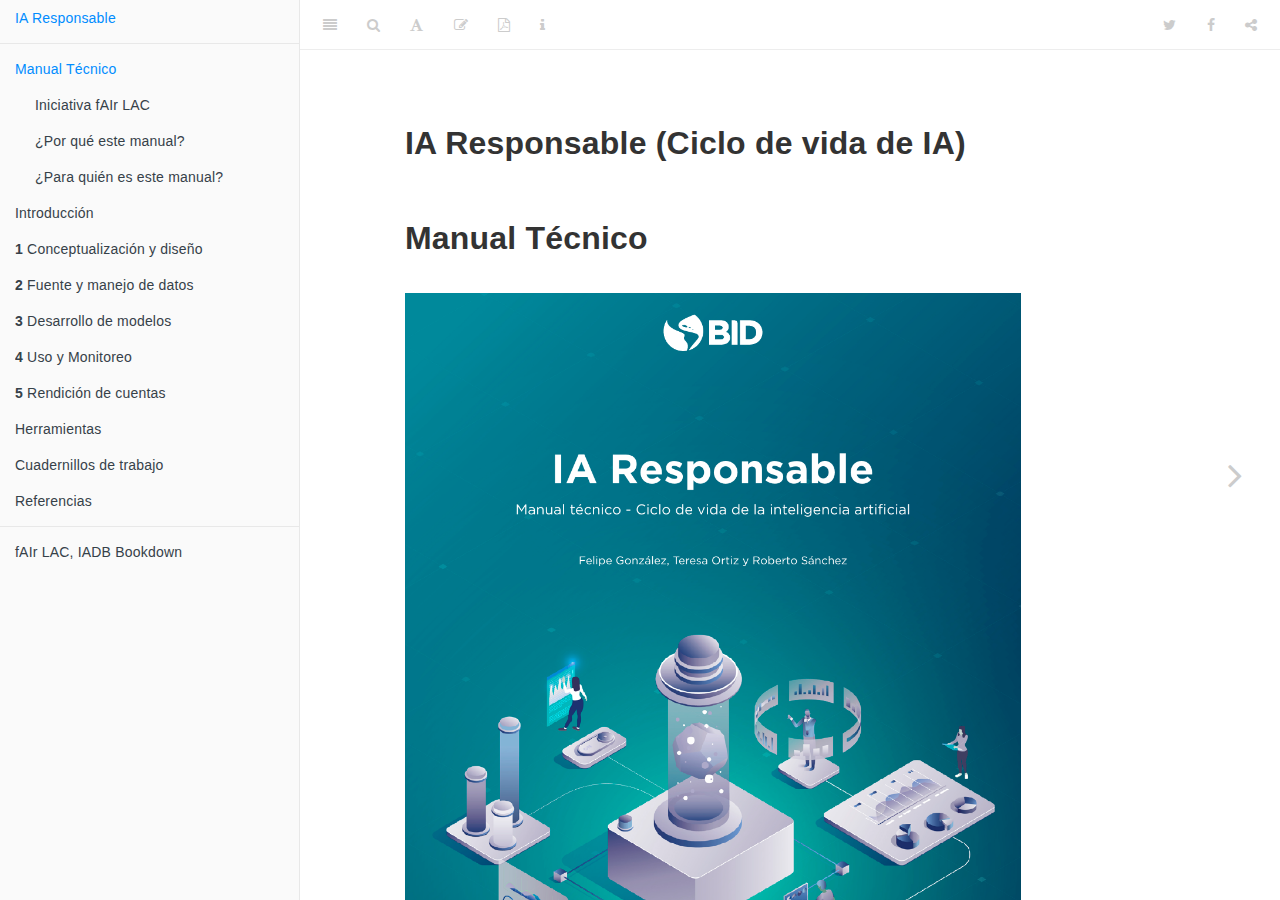
<file: index.html>
<!DOCTYPE html>
<html lang="" xml:lang="">
<head>

  <meta charset="utf-8" />
  <meta http-equiv="X-UA-Compatible" content="IE=edge" />
  <title>IA Responsable (Ciclo de vida de IA)</title>
  <meta name="description" content="Documento guía y cuadernos de trabajo para evaluar y mejorar el uso responsable de aprendizaje de máquina e Inteligencia Artifical" />
  <meta name="generator" content="bookdown 0.18 and GitBook 2.6.7" />

  <meta property="og:title" content="IA Responsable (Ciclo de vida de IA)" />
  <meta property="og:type" content="book" />
  
  
  <meta property="og:description" content="Documento guía y cuadernos de trabajo para evaluar y mejorar el uso responsable de aprendizaje de máquina e Inteligencia Artifical" />
  

  <meta name="twitter:card" content="summary" />
  <meta name="twitter:title" content="IA Responsable (Ciclo de vida de IA)" />
  
  <meta name="twitter:description" content="Documento guía y cuadernos de trabajo para evaluar y mejorar el uso responsable de aprendizaje de máquina e Inteligencia Artifical" />
  




  <meta name="viewport" content="width=device-width, initial-scale=1" />
  <meta name="apple-mobile-web-app-capable" content="yes" />
  <meta name="apple-mobile-web-app-status-bar-style" content="black" />
  
  

<link rel="next" href="introducción.html"/>
<script src="libs/jquery-2.2.3/jquery.min.js"></script>
<link href="libs/gitbook-2.6.7/css/style.css" rel="stylesheet" />
<link href="libs/gitbook-2.6.7/css/plugin-table.css" rel="stylesheet" />
<link href="libs/gitbook-2.6.7/css/plugin-bookdown.css" rel="stylesheet" />
<link href="libs/gitbook-2.6.7/css/plugin-highlight.css" rel="stylesheet" />
<link href="libs/gitbook-2.6.7/css/plugin-search.css" rel="stylesheet" />
<link href="libs/gitbook-2.6.7/css/plugin-fontsettings.css" rel="stylesheet" />
<link href="libs/gitbook-2.6.7/css/plugin-clipboard.css" rel="stylesheet" />











<style type="text/css">
a.sourceLine { display: inline-block; line-height: 1.25; }
a.sourceLine { pointer-events: none; color: inherit; text-decoration: inherit; }
a.sourceLine:empty { height: 1.2em; }
.sourceCode { overflow: visible; }
code.sourceCode { white-space: pre; position: relative; }
pre.sourceCode { margin: 0; }
@media screen {
div.sourceCode { overflow: auto; }
}
@media print {
code.sourceCode { white-space: pre-wrap; }
a.sourceLine { text-indent: -1em; padding-left: 1em; }
}
pre.numberSource a.sourceLine
  { position: relative; left: -4em; }
pre.numberSource a.sourceLine::before
  { content: attr(data-line-number);
    position: relative; left: -1em; text-align: right; vertical-align: baseline;
    border: none; pointer-events: all; display: inline-block;
    -webkit-touch-callout: none; -webkit-user-select: none;
    -khtml-user-select: none; -moz-user-select: none;
    -ms-user-select: none; user-select: none;
    padding: 0 4px; width: 4em;
    color: #aaaaaa;
  }
pre.numberSource { margin-left: 3em; border-left: 1px solid #aaaaaa;  padding-left: 4px; }
div.sourceCode
  {  }
@media screen {
a.sourceLine::before { text-decoration: underline; }
}
code span.al { color: #ff0000; font-weight: bold; } /* Alert */
code span.an { color: #60a0b0; font-weight: bold; font-style: italic; } /* Annotation */
code span.at { color: #7d9029; } /* Attribute */
code span.bn { color: #40a070; } /* BaseN */
code span.bu { } /* BuiltIn */
code span.cf { color: #007020; font-weight: bold; } /* ControlFlow */
code span.ch { color: #4070a0; } /* Char */
code span.cn { color: #880000; } /* Constant */
code span.co { color: #60a0b0; font-style: italic; } /* Comment */
code span.cv { color: #60a0b0; font-weight: bold; font-style: italic; } /* CommentVar */
code span.do { color: #ba2121; font-style: italic; } /* Documentation */
code span.dt { color: #902000; } /* DataType */
code span.dv { color: #40a070; } /* DecVal */
code span.er { color: #ff0000; font-weight: bold; } /* Error */
code span.ex { } /* Extension */
code span.fl { color: #40a070; } /* Float */
code span.fu { color: #06287e; } /* Function */
code span.im { } /* Import */
code span.in { color: #60a0b0; font-weight: bold; font-style: italic; } /* Information */
code span.kw { color: #007020; font-weight: bold; } /* Keyword */
code span.op { color: #666666; } /* Operator */
code span.ot { color: #007020; } /* Other */
code span.pp { color: #bc7a00; } /* Preprocessor */
code span.sc { color: #4070a0; } /* SpecialChar */
code span.ss { color: #bb6688; } /* SpecialString */
code span.st { color: #4070a0; } /* String */
code span.va { color: #19177c; } /* Variable */
code span.vs { color: #4070a0; } /* VerbatimString */
code span.wa { color: #60a0b0; font-weight: bold; font-style: italic; } /* Warning */
</style>

<link rel="stylesheet" href="css/style.css" type="text/css" />
<link rel="stylesheet" href="css/toc.css" type="text/css" />
</head>

<body>



  <div class="book without-animation with-summary font-size-2 font-family-1" data-basepath=".">

    <div class="book-summary">
      <nav role="navigation">

<ul class="summary">
<li><a href="./index.html">IA Responsable</a></li>

<li class="divider"></li>
<li class="chapter" data-level="" data-path="index.html"><a href="index.html"><i class="fa fa-check"></i>Manual Técnico</a><ul>
<li class="chapter" data-level="" data-path="index.html"><a href="index.html#iniciativa-fair-lac"><i class="fa fa-check"></i>Iniciativa fAIr LAC</a></li>
<li class="chapter" data-level="" data-path="index.html"><a href="index.html#por-qué-este-manual"><i class="fa fa-check"></i>¿Por qué este manual?</a></li>
<li class="chapter" data-level="" data-path="index.html"><a href="index.html#para-quién-es-este-manual"><i class="fa fa-check"></i>¿Para quién es este manual?</a><ul>
<li class="chapter" data-level="" data-path="index.html"><a href="index.html#banco-interamericano-de-desarrollo-bid---sector-social"><i class="fa fa-check"></i>Banco Interamericano de Desarrollo (BID) - Sector Social</a></li>
<li class="chapter" data-level="" data-path="index.html"><a href="index.html#banco-interamericano-de-desarrollo-bid-bid-lab"><i class="fa fa-check"></i>Banco Interamericano de Desarrollo (BID) – BID Lab</a></li>
<li class="chapter" data-level="" data-path="index.html"><a href="index.html#agradecimientos"><i class="fa fa-check"></i>Agradecimientos</a></li>
</ul></li>
</ul></li>
<li class="chapter" data-level="" data-path="introducción.html"><a href="introducción.html"><i class="fa fa-check"></i>Introducción</a><ul>
<li class="chapter" data-level="" data-path="introducción.html"><a href="introducción.html#ml-y-sistemas-de-tomasoporte-de-decisiones"><i class="fa fa-check"></i>ML y sistemas de toma/soporte de decisiones</a></li>
<li class="chapter" data-level="" data-path="introducción.html"><a href="introducción.html#componentes-de-un-sistema-de-ia-para-políticas-públicas"><i class="fa fa-check"></i>Componentes de un sistema de IA para políticas públicas</a><ul>
<li class="chapter" data-level="" data-path="introducción.html"><a href="introducción.html#ciclo-de-vida-de-la-política-pública-con-ia"><i class="fa fa-check"></i>Ciclo de vida de la política pública con IA</a></li>
</ul></li>
<li class="chapter" data-level="" data-path="introducción.html"><a href="introducción.html#retos-del-ciclo-de-vida-del-ml"><i class="fa fa-check"></i>Retos del ciclo de vida del ML</a></li>
</ul></li>
<li class="chapter" data-level="1" data-path="conceptualización-y-diseño.html"><a href="conceptualización-y-diseño.html"><i class="fa fa-check"></i><b>1</b> Conceptualización y diseño</a><ul>
<li class="chapter" data-level="1.1" data-path="conceptualización-y-diseño.html"><a href="conceptualización-y-diseño.html#definición-correcta-del-problema-y-de-la-respuesta-de-política-pública"><i class="fa fa-check"></i><b>1.1</b> Definición correcta del problema y de la respuesta de política pública</a></li>
<li class="chapter" data-level="1.2" data-path="conceptualización-y-diseño.html"><a href="conceptualización-y-diseño.html#necesidad-y-proporcionalidad"><i class="fa fa-check"></i><b>1.2</b> Necesidad y Proporcionalidad</a></li>
</ul></li>
<li class="chapter" data-level="2" data-path="fuente-y-manejo-de-datos.html"><a href="fuente-y-manejo-de-datos.html"><i class="fa fa-check"></i><b>2</b> Fuente y manejo de datos</a><ul>
<li class="chapter" data-level="2.1" data-path="fuente-y-manejo-de-datos.html"><a href="fuente-y-manejo-de-datos.html#calidad-y-relevancia-de-los-datos-disponibles"><i class="fa fa-check"></i><b>2.1</b> Calidad y relevancia de los datos disponibles</a><ul>
<li class="chapter" data-level="2.1.1" data-path="fuente-y-manejo-de-datos.html"><a href="fuente-y-manejo-de-datos.html#reto-estados-indeseables-o-subóptimos-en-datos-recolectados"><i class="fa fa-check"></i><b>2.1.1</b> Reto: Estados indeseables o subóptimos en datos recolectados</a></li>
<li class="chapter" data-level="2.1.2" data-path="fuente-y-manejo-de-datos.html"><a href="fuente-y-manejo-de-datos.html#mala-correspondencia-entre-variables-disponibles-y-variables-ideales"><i class="fa fa-check"></i><b>2.1.2</b> Mala correspondencia entre variables disponibles y variables ideales</a></li>
</ul></li>
<li class="chapter" data-level="2.2" data-path="fuente-y-manejo-de-datos.html"><a href="fuente-y-manejo-de-datos.html#información-incompleta-acerca-de-la-población-objetivo"><i class="fa fa-check"></i><b>2.2</b> Información incompleta acerca de la población objetivo</a><ul>
<li class="chapter" data-level="2.2.1" data-path="fuente-y-manejo-de-datos.html"><a href="fuente-y-manejo-de-datos.html#muestras-probabilísticas-y-naturales"><i class="fa fa-check"></i><b>2.2.1</b> Muestras probabilísticas y naturales</a></li>
<li class="chapter" data-level="2.2.2" data-path="fuente-y-manejo-de-datos.html"><a href="fuente-y-manejo-de-datos.html#atributos-faltantes-o-incompletos"><i class="fa fa-check"></i><b>2.2.2</b> Atributos faltantes o incompletos</a></li>
</ul></li>
<li class="chapter" data-level="2.3" data-path="fuente-y-manejo-de-datos.html"><a href="fuente-y-manejo-de-datos.html#comparación-causal"><i class="fa fa-check"></i><b>2.3</b> Comparación causal</a></li>
</ul></li>
<li class="chapter" data-level="3" data-path="desarrollo-de-modelos.html"><a href="desarrollo-de-modelos.html"><i class="fa fa-check"></i><b>3</b> Desarrollo de modelos</a><ul>
<li class="chapter" data-level="3.1" data-path="desarrollo-de-modelos.html"><a href="desarrollo-de-modelos.html#ausencia-y-errores-de-validación"><i class="fa fa-check"></i><b>3.1</b> Ausencia y errores de validación</a></li>
<li class="chapter" data-level="3.2" data-path="desarrollo-de-modelos.html"><a href="desarrollo-de-modelos.html#fugas-de-información"><i class="fa fa-check"></i><b>3.2</b> Fugas de información</a><ul>
<li class="chapter" data-level="3.2.1" data-path="desarrollo-de-modelos.html"><a href="desarrollo-de-modelos.html#fugas-de-datos---variables-no-disponbiles-en-la-predicción"><i class="fa fa-check"></i><b>3.2.1</b> Fugas de datos - Variables no disponbiles en la predicción</a></li>
</ul></li>
<li class="chapter" data-level="3.3" data-path="desarrollo-de-modelos.html"><a href="desarrollo-de-modelos.html#clasificación-probabilidades-y-clases"><i class="fa fa-check"></i><b>3.3</b> Clasificación: probabilidades y clases</a></li>
<li class="chapter" data-level="3.4" data-path="desarrollo-de-modelos.html"><a href="desarrollo-de-modelos.html#sub-y-sobreajuste"><i class="fa fa-check"></i><b>3.4</b> Sub y sobreajuste</a></li>
<li class="chapter" data-level="3.5" data-path="desarrollo-de-modelos.html"><a href="desarrollo-de-modelos.html#errores-no-cuantificados-y-evaluación-humana"><i class="fa fa-check"></i><b>3.5</b> Errores no cuantificados y evaluación humana</a></li>
<li class="chapter" data-level="3.6" data-path="desarrollo-de-modelos.html"><a href="desarrollo-de-modelos.html#equidad-y-desempeño-diferencial-de-predictores"><i class="fa fa-check"></i><b>3.6</b> Equidad y desempeño diferencial de predictores</a></li>
</ul></li>
<li class="chapter" data-level="4" data-path="uso-y-monitoreo.html"><a href="uso-y-monitoreo.html"><i class="fa fa-check"></i><b>4</b> Uso y Monitoreo</a><ul>
<li class="chapter" data-level="4.1" data-path="uso-y-monitoreo.html"><a href="uso-y-monitoreo.html#degradación-de-desempeño"><i class="fa fa-check"></i><b>4.1</b> Degradación de desempeño</a></li>
<li class="chapter" data-level="4.2" data-path="uso-y-monitoreo.html"><a href="uso-y-monitoreo.html#experimentos-y-recopilación-de-datos"><i class="fa fa-check"></i><b>4.2</b> Experimentos y recopilación de datos</a></li>
</ul></li>
<li class="chapter" data-level="5" data-path="rendición-de-cuentas.html"><a href="rendición-de-cuentas.html"><i class="fa fa-check"></i><b>5</b> Rendición de cuentas</a><ul>
<li class="chapter" data-level="5.1" data-path="rendición-de-cuentas.html"><a href="rendición-de-cuentas.html#interpretabilidad-y-explicación-de-predicciones."><i class="fa fa-check"></i><b>5.1</b> Interpretabilidad y explicación de predicciones.</a></li>
<li class="chapter" data-level="5.2" data-path="rendición-de-cuentas.html"><a href="rendición-de-cuentas.html#explicabilidad-de-predicciones-individuales"><i class="fa fa-check"></i><b>5.2</b> Explicabilidad de predicciones individuales</a></li>
<li class="chapter" data-level="5.3" data-path="rendición-de-cuentas.html"><a href="rendición-de-cuentas.html#trazabilidad"><i class="fa fa-check"></i><b>5.3</b> Trazabilidad</a></li>
</ul></li>
<li class="chapter" data-level="" data-path="herramientas.html"><a href="herramientas.html"><i class="fa fa-check"></i>Herramientas</a><ul>
<li class="chapter" data-level="" data-path="herramientas.html"><a href="herramientas.html#herramienta-1-lista-de-verificación-checklist-de-ia-robusta-y-responsable"><i class="fa fa-check"></i>Herramienta 1: Lista de verificación (Checklist) de IA robusta y responsable</a></li>
<li class="chapter" data-level="" data-path="herramientas.html"><a href="herramientas.html#herramienta-2-perfil-de-datos"><i class="fa fa-check"></i>Herramienta 2: Perfil de Datos</a></li>
<li class="chapter" data-level="" data-path="herramientas.html"><a href="herramientas.html#herramienta-3-perfil-del-modelo"><i class="fa fa-check"></i>Herramienta 3: Perfil del Modelo</a></li>
</ul></li>
<li class="chapter" data-level="" data-path="cuadernillos-de-trabajo.html"><a href="cuadernillos-de-trabajo.html"><i class="fa fa-check"></i>Cuadernillos de trabajo</a><ul>
<li class="chapter" data-level="" data-path="cuadernillos-de-trabajo.html"><a href="cuadernillos-de-trabajo.html#mala-correspondencia-de-métrica-y-objetivos"><i class="fa fa-check"></i>Mala correspondencia de métrica y objetivos</a></li>
<li class="chapter" data-level="" data-path="cuadernillos-de-trabajo.html"><a href="cuadernillos-de-trabajo.html#muestras-naturales-y-sesgo"><i class="fa fa-check"></i>Muestras naturales y sesgo</a><ul>
<li class="chapter" data-level="5.3.1" data-path="cuadernillos-de-trabajo.html"><a href="cuadernillos-de-trabajo.html#muestras-naturales-mala-representatividad"><i class="fa fa-check"></i><b>5.3.1</b> Muestras naturales: mala representatividad</a></li>
<li class="chapter" data-level="5.3.2" data-path="cuadernillos-de-trabajo.html"><a href="cuadernillos-de-trabajo.html#natural"><i class="fa fa-check"></i><b>5.3.2</b> Muestras naturales: comparaciones causales</a></li>
</ul></li>
<li class="chapter" data-level="" data-path="cuadernillos-de-trabajo.html"><a href="cuadernillos-de-trabajo.html#desarrollo-de-los-modelos"><i class="fa fa-check"></i>Desarrollo de los modelos</a></li>
<li class="chapter" data-level="" data-path="cuadernillos-de-trabajo.html"><a href="cuadernillos-de-trabajo.html#fugas-entrenamiento-validación"><i class="fa fa-check"></i>Fugas Entrenamiento Validación</a><ul>
<li class="chapter" data-level="5.3.3" data-path="cuadernillos-de-trabajo.html"><a href="cuadernillos-de-trabajo.html#selección-de-variables-antes-de-dividir-los-datos"><i class="fa fa-check"></i><b>5.3.3</b> Selección de variables antes de dividir los datos</a></li>
<li class="chapter" data-level="5.3.4" data-path="cuadernillos-de-trabajo.html"><a href="cuadernillos-de-trabajo.html#sobremuestrear-antes-de-particionar"><i class="fa fa-check"></i><b>5.3.4</b> Sobremuestrear antes de particionar</a></li>
</ul></li>
<li class="chapter" data-level="" data-path="cuadernillos-de-trabajo.html"><a href="cuadernillos-de-trabajo.html#fugas-en-implementación"><i class="fa fa-check"></i>Fugas en implementación</a><ul>
<li class="chapter" data-level="5.3.5" data-path="cuadernillos-de-trabajo.html"><a href="cuadernillos-de-trabajo.html#variables-no-disponibles-al-momento-de-predicción"><i class="fa fa-check"></i><b>5.3.5</b> Variables no disponibles al momento de predicción</a></li>
</ul></li>
<li class="chapter" data-level="" data-path="cuadernillos-de-trabajo.html"><a href="cuadernillos-de-trabajo.html#evaluación-de-punto-de-corte"><i class="fa fa-check"></i>Evaluación de punto de corte</a></li>
<li class="chapter" data-level="" data-path="cuadernillos-de-trabajo.html"><a href="cuadernillos-de-trabajo.html#desbalance-de-clases"><i class="fa fa-check"></i>Desbalance de clases</a></li>
<li class="chapter" data-level="" data-path="cuadernillos-de-trabajo.html"><a href="cuadernillos-de-trabajo.html#equidad-con-atributos-protegidos"><i class="fa fa-check"></i>Equidad con atributos protegidos</a></li>
<li class="chapter" data-level="" data-path="cuadernillos-de-trabajo.html"><a href="cuadernillos-de-trabajo.html#interpretabilidad"><i class="fa fa-check"></i>Interpretabilidad</a></li>
<li class="chapter" data-level="" data-path="cuadernillos-de-trabajo.html"><a href="cuadernillos-de-trabajo.html#explicación-de-predicciones"><i class="fa fa-check"></i>Explicación de predicciones</a></li>
</ul></li>
<li class="chapter" data-level="" data-path="referencias.html"><a href="referencias.html"><i class="fa fa-check"></i>Referencias</a></li>
<li class="divider"></li>
<li><a href="http://fairlac.iadb.org/" target="blank">fAIr LAC, IADB Bookdown</a></li>

</ul>

      </nav>
    </div>

    <div class="book-body">
      <div class="body-inner">
        <div class="book-header" role="navigation">
          <h1>
            <i class="fa fa-circle-o-notch fa-spin"></i><a href="./">IA Responsable (Ciclo de vida de IA)</a>
          </h1>
        </div>

        <div class="page-wrapper" tabindex="-1" role="main">
          <div class="page-inner">

            <section class="normal" id="section-">
<div id="header">
<h1 class="title">IA Responsable (Ciclo de vida de IA)</h1>
</div>
<div id="manual-técnico" class="section level1 unnumbered">
<h1>Manual Técnico</h1>
<div class="figure"><span id="fig:cover"></span>
<img src="images/cover.png" alt="Portada Publicación" width="80%" />
<p class="caption">
Ilustración 0.1: Portada Publicación
</p>
</div>
<p><a href="https://publications.iadb.org/es/ia-responsable-manual-tecnico-ciclo-de-vida-de-la-inteligencia-artificial">Descarga versión en: pdf</a></p>
<div id="iniciativa-fair-lac" class="section level2 unnumbered">
<h2>Iniciativa fAIr LAC</h2>
<p>El Banco Interamericano de Desarrollo (BID), en colaboración con socios y aliados estratégicos, lidera la iniciativa fAIr LAC mediante la cual se busca promover la adopción responsable de la Inteligencia Artificial (IA) y los sistemas de soporte de decisión para mejorar la prestación de servicios sociales y crear oportunidades de desarrollo en aras de atenuar la desigualdad social. Este manual es parte de un grupo de documentos y herramientas para equipos técnicos y responsables de la formulación de políticas públicas para guiarles en la mitigación de los retos de los sistemas de soporte de decisión y promover una adopción responsable de la IA (<span class="citation">Cristina Pombo (<a href="referencias.html#ref-fair">2020</a>)</span>).</p>
</div>
<div id="por-qué-este-manual" class="section level2 unnumbered">
<h2>¿Por qué este manual?</h2>
<p>A pesar de que existe un número importante de principios que buscan una IA ética, solo proporcionan una orientación de alto nivel sobre lo que debe o no hacerse en su desarrollo y existe muy poca claridad sobre cuáles son las mejores prácticas para ponerlas en funcionamiento <span class="citation">(Jobin, Ienca, and Vayena <a href="referencias.html#ref-Jobin">2019</a>)</span>. El objetivo de este manual es proveer esas recomendaciones y buenas prácticas técnicas con el fin de evitar resultados contrarios (muchas veces inesperados) a los objetivos de los tomadores de decisiones. Esos fines son variados: pueden referirse a consecuencias no deseables desde el punto de vista de los tomadores de decisiones, desaprovechamiento de recursos debido a focalizaciones inadecuadas o cualquier otro objetivo que el tomador de decisiones esté buscando lograr.<a href="#fn1" class="footnote-ref" id="fnref1"><sup>1</sup></a></p>
</div>
<div id="para-quién-es-este-manual" class="section level2 unnumbered">
<h2>¿Para quién es este manual?</h2>
<p>Este manual está pensado para equipos técnicos trabajando en la aplicación de algoritmos de aprendizaje automático para políticas públicas. Sin embargo, todos los retos que cubre son comunes a cualquier aplicación de esta tecnología. Se asume que el lector cuenta con conocimientos básicos de estadística y programación, aunque cuando se nombran conceptos se incluyen descripciones breves y se comparte bibliografía adicional. El manual incluye cuadernillos de trabajo con varios ejemplos de los retos y soluciones explicadas. Se usan distintos tipos de modelos (lineales, basados en árboles y otros) y distintas implementaciones (R, Keras, Xgboost) para mostrar que estos problemas se presentan independientemente de la elección de herramientas particulares. Aunque los códigos y ejemplos se desarrollaron en R, todos los temas y metodologías aplicadas y descritas en este manual se pueden implementar en cualquier otro lenguaje de programación.<a href="#fn2" class="footnote-ref" id="fnref2"><sup>2</sup></a></p>
<hr />
<div id="banco-interamericano-de-desarrollo-bid---sector-social" class="section level3 unnumbered">
<h3>Banco Interamericano de Desarrollo (BID) - Sector Social</h3>
<p>El Sector Social (SCL) está conformado por un equipo multidisciplinario que actúa bajo la convicción de que la inversión en las personas permite mejorar sus vidas y superar los desafíos del desarrollo en América Latina y el Caribe. Junto con los países de la región, el Sector Social formula soluciones de política pública para reducir la pobreza y mejorar la prestación de servicios de educación, trabajo, protección social y salud. El objetivo es construir una región más productiva donde predomine la igualdad de oportunidades para hombres y mujeres, y una mayor inclusión de los grupos más vulnerables. www. iadb.org/en/about-us/departments/scl</p>
</div>
<div id="banco-interamericano-de-desarrollo-bid-bid-lab" class="section level3 unnumbered">
<h3>Banco Interamericano de Desarrollo (BID) – BID Lab</h3>
<p>BID Lab es el laboratorio de innovación del Grupo BID. Allí se movilizan financiamiento, conocimiento y conexiones para catalizar la innovación orientada a la inclusión en América Latina y el Caribe. Para BID Lab, la innovación es una herramienta poderosa que puede transformar a la región creando oportunidades sin precedentes para las poblaciones en situación vulnerable por las condiciones económicas, sociales y ambientales en que se encuentran. <a href="https://bidlab.org/" class="uri">https://bidlab.org/</a></p>
</div>
<div id="agradecimientos" class="section level3 unnumbered">
<h3>Agradecimientos</h3>
<p>Por su tiempo y valiosos aportes, expresamos un agradecimiento especial a Cristina Pombo, coordinadora de la iniciativa fAIr LAC del BID y al Prof. Ricardo Baeza-Yates, Director de Ciencia de Datos en Northeastern University, Campus de Silicon Valley, e integrante del Grupo de Expertos y Expertas de fAIr LAC.</p>
<p>Agradecemos igualmente el apoyo prestado y los comentarios recibidos de Luis Tejerina, Elena Arias Ortiz, Natalia González Alarcón, Tetsuro Narita, Constanza Gómez-Mont, Daniel Korn, Ulises Cortés, José Antonio Guridi Bustos, Cesar Rosales y Sofia Trejo.</p>


</div>
</div>
</div>
<div class="footnotes">
<hr />
<ol start="1">
<li id="fn1"><p> Este manual no pretende reglamentar o explicar cuáles deben ser los fines y objetivos de organismos y actores que toman las decisiones.<a href="index.html#fnref1" class="footnote-back">↩</a></p></li>
<li id="fn2"><p>Todo el material de este documento es reproducible según instrucciones en el repositorio <a href="https://github.com/EL-BID/Manual-IA-Responsable" class="uri">https://github.com/EL-BID/Manual-IA-Responsable</a>, que contiene un archivo Dockerfile describiendo las dependencias de infraestructura para su replicación. Se utiliza el lenguaje de programación R, y los siguientes paquetes: tidyverse, recipes, themis, rsample, parsnip, yardstick, workflows, tune, knitr, patchwork.<a href="index.html#fnref2" class="footnote-back">↩</a></p></li>
</ol>
</div>
            </section>

          </div>
        </div>
      </div>

<a href="introducción.html" class="navigation navigation-next navigation-unique" aria-label="Next page"><i class="fa fa-angle-right"></i></a>
    </div>
  </div>
<script src="libs/gitbook-2.6.7/js/app.min.js"></script>
<script src="libs/gitbook-2.6.7/js/lunr.js"></script>
<script src="libs/gitbook-2.6.7/js/clipboard.min.js"></script>
<script src="libs/gitbook-2.6.7/js/plugin-search.js"></script>
<script src="libs/gitbook-2.6.7/js/plugin-sharing.js"></script>
<script src="libs/gitbook-2.6.7/js/plugin-fontsettings.js"></script>
<script src="libs/gitbook-2.6.7/js/plugin-bookdown.js"></script>
<script src="libs/gitbook-2.6.7/js/jquery.highlight.js"></script>
<script src="libs/gitbook-2.6.7/js/plugin-clipboard.js"></script>
<script>
gitbook.require(["gitbook"], function(gitbook) {
gitbook.start({
"sharing": {
"github": false,
"facebook": true,
"twitter": true,
"linkedin": false,
"weibo": false,
"instapaper": false,
"vk": false,
"all": ["facebook", "twitter", "linkedin", "weibo", "instapaper"]
},
"fontsettings": {
"theme": "white",
"family": "sans",
"size": 2
},
"edit": {
"link": "https://github.com/EL-BID/Manual-IA-Responsable/edit/master/index.Rmd",
"text": "Edit"
},
"history": {
"link": null,
"text": null
},
"view": {
"link": null,
"text": null
},
"download": ["IA-responsable.pdf"],
"toc": {
"collapse": "section",
"scroll_highlight": true,
"toolbar": {
"position": "fixed"
}
}
});
});
</script>

<!-- dynamically load mathjax for compatibility with self-contained -->
<script>
  (function () {
    var script = document.createElement("script");
    script.type = "text/javascript";
    var src = "true";
    if (src === "" || src === "true") src = "https://mathjax.rstudio.com/latest/MathJax.js?config=TeX-MML-AM_CHTML";
    if (location.protocol !== "file:")
      if (/^https?:/.test(src))
        src = src.replace(/^https?:/, '');
    script.src = src;
    document.getElementsByTagName("head")[0].appendChild(script);
  })();
</script>
</body>

</html>
</file>
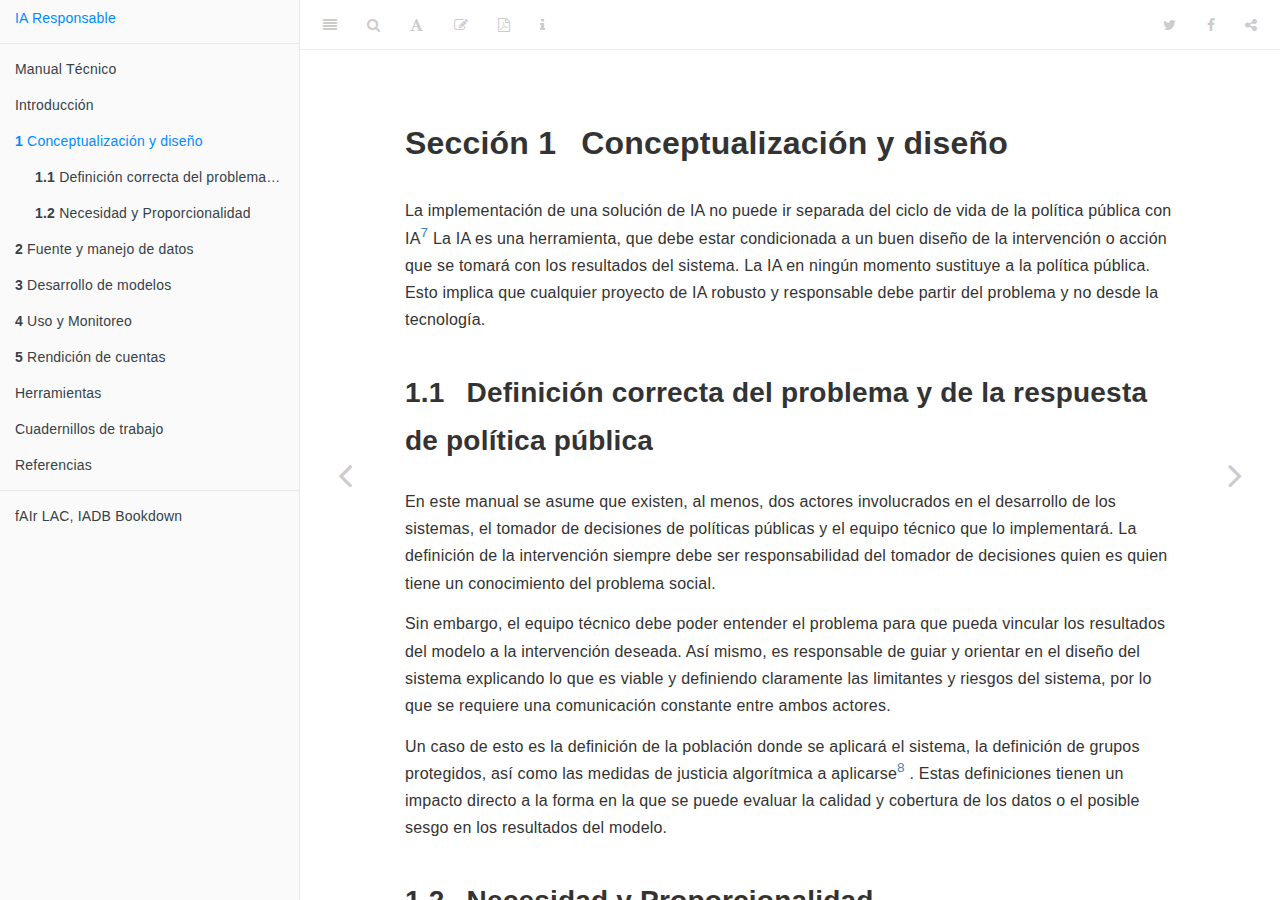
<file: conceptualización-y-diseño.html>
<!DOCTYPE html>
<html lang="" xml:lang="">
<head>

  <meta charset="utf-8" />
  <meta http-equiv="X-UA-Compatible" content="IE=edge" />
  <title>Sección 1 Conceptualización y diseño | IA Responsable (Ciclo de vida de IA)</title>
  <meta name="description" content="Documento guía y cuadernos de trabajo para evaluar y mejorar el uso responsable de aprendizaje de máquina e Inteligencia Artifical" />
  <meta name="generator" content="bookdown 0.18 and GitBook 2.6.7" />

  <meta property="og:title" content="Sección 1 Conceptualización y diseño | IA Responsable (Ciclo de vida de IA)" />
  <meta property="og:type" content="book" />
  
  
  <meta property="og:description" content="Documento guía y cuadernos de trabajo para evaluar y mejorar el uso responsable de aprendizaje de máquina e Inteligencia Artifical" />
  

  <meta name="twitter:card" content="summary" />
  <meta name="twitter:title" content="Sección 1 Conceptualización y diseño | IA Responsable (Ciclo de vida de IA)" />
  
  <meta name="twitter:description" content="Documento guía y cuadernos de trabajo para evaluar y mejorar el uso responsable de aprendizaje de máquina e Inteligencia Artifical" />
  




  <meta name="viewport" content="width=device-width, initial-scale=1" />
  <meta name="apple-mobile-web-app-capable" content="yes" />
  <meta name="apple-mobile-web-app-status-bar-style" content="black" />
  
  
<link rel="prev" href="introducción.html"/>
<link rel="next" href="fuente-y-manejo-de-datos.html"/>
<script src="libs/jquery-2.2.3/jquery.min.js"></script>
<link href="libs/gitbook-2.6.7/css/style.css" rel="stylesheet" />
<link href="libs/gitbook-2.6.7/css/plugin-table.css" rel="stylesheet" />
<link href="libs/gitbook-2.6.7/css/plugin-bookdown.css" rel="stylesheet" />
<link href="libs/gitbook-2.6.7/css/plugin-highlight.css" rel="stylesheet" />
<link href="libs/gitbook-2.6.7/css/plugin-search.css" rel="stylesheet" />
<link href="libs/gitbook-2.6.7/css/plugin-fontsettings.css" rel="stylesheet" />
<link href="libs/gitbook-2.6.7/css/plugin-clipboard.css" rel="stylesheet" />











<style type="text/css">
a.sourceLine { display: inline-block; line-height: 1.25; }
a.sourceLine { pointer-events: none; color: inherit; text-decoration: inherit; }
a.sourceLine:empty { height: 1.2em; }
.sourceCode { overflow: visible; }
code.sourceCode { white-space: pre; position: relative; }
pre.sourceCode { margin: 0; }
@media screen {
div.sourceCode { overflow: auto; }
}
@media print {
code.sourceCode { white-space: pre-wrap; }
a.sourceLine { text-indent: -1em; padding-left: 1em; }
}
pre.numberSource a.sourceLine
  { position: relative; left: -4em; }
pre.numberSource a.sourceLine::before
  { content: attr(data-line-number);
    position: relative; left: -1em; text-align: right; vertical-align: baseline;
    border: none; pointer-events: all; display: inline-block;
    -webkit-touch-callout: none; -webkit-user-select: none;
    -khtml-user-select: none; -moz-user-select: none;
    -ms-user-select: none; user-select: none;
    padding: 0 4px; width: 4em;
    color: #aaaaaa;
  }
pre.numberSource { margin-left: 3em; border-left: 1px solid #aaaaaa;  padding-left: 4px; }
div.sourceCode
  {  }
@media screen {
a.sourceLine::before { text-decoration: underline; }
}
code span.al { color: #ff0000; font-weight: bold; } /* Alert */
code span.an { color: #60a0b0; font-weight: bold; font-style: italic; } /* Annotation */
code span.at { color: #7d9029; } /* Attribute */
code span.bn { color: #40a070; } /* BaseN */
code span.bu { } /* BuiltIn */
code span.cf { color: #007020; font-weight: bold; } /* ControlFlow */
code span.ch { color: #4070a0; } /* Char */
code span.cn { color: #880000; } /* Constant */
code span.co { color: #60a0b0; font-style: italic; } /* Comment */
code span.cv { color: #60a0b0; font-weight: bold; font-style: italic; } /* CommentVar */
code span.do { color: #ba2121; font-style: italic; } /* Documentation */
code span.dt { color: #902000; } /* DataType */
code span.dv { color: #40a070; } /* DecVal */
code span.er { color: #ff0000; font-weight: bold; } /* Error */
code span.ex { } /* Extension */
code span.fl { color: #40a070; } /* Float */
code span.fu { color: #06287e; } /* Function */
code span.im { } /* Import */
code span.in { color: #60a0b0; font-weight: bold; font-style: italic; } /* Information */
code span.kw { color: #007020; font-weight: bold; } /* Keyword */
code span.op { color: #666666; } /* Operator */
code span.ot { color: #007020; } /* Other */
code span.pp { color: #bc7a00; } /* Preprocessor */
code span.sc { color: #4070a0; } /* SpecialChar */
code span.ss { color: #bb6688; } /* SpecialString */
code span.st { color: #4070a0; } /* String */
code span.va { color: #19177c; } /* Variable */
code span.vs { color: #4070a0; } /* VerbatimString */
code span.wa { color: #60a0b0; font-weight: bold; font-style: italic; } /* Warning */
</style>

<link rel="stylesheet" href="css/style.css" type="text/css" />
<link rel="stylesheet" href="css/toc.css" type="text/css" />
</head>

<body>



  <div class="book without-animation with-summary font-size-2 font-family-1" data-basepath=".">

    <div class="book-summary">
      <nav role="navigation">

<ul class="summary">
<li><a href="./index.html">IA Responsable</a></li>

<li class="divider"></li>
<li class="chapter" data-level="" data-path="index.html"><a href="index.html"><i class="fa fa-check"></i>Manual Técnico</a><ul>
<li class="chapter" data-level="" data-path="index.html"><a href="index.html#iniciativa-fair-lac"><i class="fa fa-check"></i>Iniciativa fAIr LAC</a></li>
<li class="chapter" data-level="" data-path="index.html"><a href="index.html#por-qué-este-manual"><i class="fa fa-check"></i>¿Por qué este manual?</a></li>
<li class="chapter" data-level="" data-path="index.html"><a href="index.html#para-quién-es-este-manual"><i class="fa fa-check"></i>¿Para quién es este manual?</a><ul>
<li class="chapter" data-level="" data-path="index.html"><a href="index.html#banco-interamericano-de-desarrollo-bid---sector-social"><i class="fa fa-check"></i>Banco Interamericano de Desarrollo (BID) - Sector Social</a></li>
<li class="chapter" data-level="" data-path="index.html"><a href="index.html#banco-interamericano-de-desarrollo-bid-bid-lab"><i class="fa fa-check"></i>Banco Interamericano de Desarrollo (BID) – BID Lab</a></li>
<li class="chapter" data-level="" data-path="index.html"><a href="index.html#agradecimientos"><i class="fa fa-check"></i>Agradecimientos</a></li>
</ul></li>
</ul></li>
<li class="chapter" data-level="" data-path="introducción.html"><a href="introducción.html"><i class="fa fa-check"></i>Introducción</a><ul>
<li class="chapter" data-level="" data-path="introducción.html"><a href="introducción.html#ml-y-sistemas-de-tomasoporte-de-decisiones"><i class="fa fa-check"></i>ML y sistemas de toma/soporte de decisiones</a></li>
<li class="chapter" data-level="" data-path="introducción.html"><a href="introducción.html#componentes-de-un-sistema-de-ia-para-políticas-públicas"><i class="fa fa-check"></i>Componentes de un sistema de IA para políticas públicas</a><ul>
<li class="chapter" data-level="" data-path="introducción.html"><a href="introducción.html#ciclo-de-vida-de-la-política-pública-con-ia"><i class="fa fa-check"></i>Ciclo de vida de la política pública con IA</a></li>
</ul></li>
<li class="chapter" data-level="" data-path="introducción.html"><a href="introducción.html#retos-del-ciclo-de-vida-del-ml"><i class="fa fa-check"></i>Retos del ciclo de vida del ML</a></li>
</ul></li>
<li class="chapter" data-level="1" data-path="conceptualización-y-diseño.html"><a href="conceptualización-y-diseño.html"><i class="fa fa-check"></i><b>1</b> Conceptualización y diseño</a><ul>
<li class="chapter" data-level="1.1" data-path="conceptualización-y-diseño.html"><a href="conceptualización-y-diseño.html#definición-correcta-del-problema-y-de-la-respuesta-de-política-pública"><i class="fa fa-check"></i><b>1.1</b> Definición correcta del problema y de la respuesta de política pública</a></li>
<li class="chapter" data-level="1.2" data-path="conceptualización-y-diseño.html"><a href="conceptualización-y-diseño.html#necesidad-y-proporcionalidad"><i class="fa fa-check"></i><b>1.2</b> Necesidad y Proporcionalidad</a></li>
</ul></li>
<li class="chapter" data-level="2" data-path="fuente-y-manejo-de-datos.html"><a href="fuente-y-manejo-de-datos.html"><i class="fa fa-check"></i><b>2</b> Fuente y manejo de datos</a><ul>
<li class="chapter" data-level="2.1" data-path="fuente-y-manejo-de-datos.html"><a href="fuente-y-manejo-de-datos.html#calidad-y-relevancia-de-los-datos-disponibles"><i class="fa fa-check"></i><b>2.1</b> Calidad y relevancia de los datos disponibles</a><ul>
<li class="chapter" data-level="2.1.1" data-path="fuente-y-manejo-de-datos.html"><a href="fuente-y-manejo-de-datos.html#reto-estados-indeseables-o-subóptimos-en-datos-recolectados"><i class="fa fa-check"></i><b>2.1.1</b> Reto: Estados indeseables o subóptimos en datos recolectados</a></li>
<li class="chapter" data-level="2.1.2" data-path="fuente-y-manejo-de-datos.html"><a href="fuente-y-manejo-de-datos.html#mala-correspondencia-entre-variables-disponibles-y-variables-ideales"><i class="fa fa-check"></i><b>2.1.2</b> Mala correspondencia entre variables disponibles y variables ideales</a></li>
</ul></li>
<li class="chapter" data-level="2.2" data-path="fuente-y-manejo-de-datos.html"><a href="fuente-y-manejo-de-datos.html#información-incompleta-acerca-de-la-población-objetivo"><i class="fa fa-check"></i><b>2.2</b> Información incompleta acerca de la población objetivo</a><ul>
<li class="chapter" data-level="2.2.1" data-path="fuente-y-manejo-de-datos.html"><a href="fuente-y-manejo-de-datos.html#muestras-probabilísticas-y-naturales"><i class="fa fa-check"></i><b>2.2.1</b> Muestras probabilísticas y naturales</a></li>
<li class="chapter" data-level="2.2.2" data-path="fuente-y-manejo-de-datos.html"><a href="fuente-y-manejo-de-datos.html#atributos-faltantes-o-incompletos"><i class="fa fa-check"></i><b>2.2.2</b> Atributos faltantes o incompletos</a></li>
</ul></li>
<li class="chapter" data-level="2.3" data-path="fuente-y-manejo-de-datos.html"><a href="fuente-y-manejo-de-datos.html#comparación-causal"><i class="fa fa-check"></i><b>2.3</b> Comparación causal</a></li>
</ul></li>
<li class="chapter" data-level="3" data-path="desarrollo-de-modelos.html"><a href="desarrollo-de-modelos.html"><i class="fa fa-check"></i><b>3</b> Desarrollo de modelos</a><ul>
<li class="chapter" data-level="3.1" data-path="desarrollo-de-modelos.html"><a href="desarrollo-de-modelos.html#ausencia-y-errores-de-validación"><i class="fa fa-check"></i><b>3.1</b> Ausencia y errores de validación</a></li>
<li class="chapter" data-level="3.2" data-path="desarrollo-de-modelos.html"><a href="desarrollo-de-modelos.html#fugas-de-información"><i class="fa fa-check"></i><b>3.2</b> Fugas de información</a><ul>
<li class="chapter" data-level="3.2.1" data-path="desarrollo-de-modelos.html"><a href="desarrollo-de-modelos.html#fugas-de-datos---variables-no-disponbiles-en-la-predicción"><i class="fa fa-check"></i><b>3.2.1</b> Fugas de datos - Variables no disponbiles en la predicción</a></li>
</ul></li>
<li class="chapter" data-level="3.3" data-path="desarrollo-de-modelos.html"><a href="desarrollo-de-modelos.html#clasificación-probabilidades-y-clases"><i class="fa fa-check"></i><b>3.3</b> Clasificación: probabilidades y clases</a></li>
<li class="chapter" data-level="3.4" data-path="desarrollo-de-modelos.html"><a href="desarrollo-de-modelos.html#sub-y-sobreajuste"><i class="fa fa-check"></i><b>3.4</b> Sub y sobreajuste</a></li>
<li class="chapter" data-level="3.5" data-path="desarrollo-de-modelos.html"><a href="desarrollo-de-modelos.html#errores-no-cuantificados-y-evaluación-humana"><i class="fa fa-check"></i><b>3.5</b> Errores no cuantificados y evaluación humana</a></li>
<li class="chapter" data-level="3.6" data-path="desarrollo-de-modelos.html"><a href="desarrollo-de-modelos.html#equidad-y-desempeño-diferencial-de-predictores"><i class="fa fa-check"></i><b>3.6</b> Equidad y desempeño diferencial de predictores</a></li>
</ul></li>
<li class="chapter" data-level="4" data-path="uso-y-monitoreo.html"><a href="uso-y-monitoreo.html"><i class="fa fa-check"></i><b>4</b> Uso y Monitoreo</a><ul>
<li class="chapter" data-level="4.1" data-path="uso-y-monitoreo.html"><a href="uso-y-monitoreo.html#degradación-de-desempeño"><i class="fa fa-check"></i><b>4.1</b> Degradación de desempeño</a></li>
<li class="chapter" data-level="4.2" data-path="uso-y-monitoreo.html"><a href="uso-y-monitoreo.html#experimentos-y-recopilación-de-datos"><i class="fa fa-check"></i><b>4.2</b> Experimentos y recopilación de datos</a></li>
</ul></li>
<li class="chapter" data-level="5" data-path="rendición-de-cuentas.html"><a href="rendición-de-cuentas.html"><i class="fa fa-check"></i><b>5</b> Rendición de cuentas</a><ul>
<li class="chapter" data-level="5.1" data-path="rendición-de-cuentas.html"><a href="rendición-de-cuentas.html#interpretabilidad-y-explicación-de-predicciones."><i class="fa fa-check"></i><b>5.1</b> Interpretabilidad y explicación de predicciones.</a></li>
<li class="chapter" data-level="5.2" data-path="rendición-de-cuentas.html"><a href="rendición-de-cuentas.html#explicabilidad-de-predicciones-individuales"><i class="fa fa-check"></i><b>5.2</b> Explicabilidad de predicciones individuales</a></li>
<li class="chapter" data-level="5.3" data-path="rendición-de-cuentas.html"><a href="rendición-de-cuentas.html#trazabilidad"><i class="fa fa-check"></i><b>5.3</b> Trazabilidad</a></li>
</ul></li>
<li class="chapter" data-level="" data-path="herramientas.html"><a href="herramientas.html"><i class="fa fa-check"></i>Herramientas</a><ul>
<li class="chapter" data-level="" data-path="herramientas.html"><a href="herramientas.html#herramienta-1-lista-de-verificación-checklist-de-ia-robusta-y-responsable"><i class="fa fa-check"></i>Herramienta 1: Lista de verificación (Checklist) de IA robusta y responsable</a></li>
<li class="chapter" data-level="" data-path="herramientas.html"><a href="herramientas.html#herramienta-2-perfil-de-datos"><i class="fa fa-check"></i>Herramienta 2: Perfil de Datos</a></li>
<li class="chapter" data-level="" data-path="herramientas.html"><a href="herramientas.html#herramienta-3-perfil-del-modelo"><i class="fa fa-check"></i>Herramienta 3: Perfil del Modelo</a></li>
</ul></li>
<li class="chapter" data-level="" data-path="cuadernillos-de-trabajo.html"><a href="cuadernillos-de-trabajo.html"><i class="fa fa-check"></i>Cuadernillos de trabajo</a><ul>
<li class="chapter" data-level="" data-path="cuadernillos-de-trabajo.html"><a href="cuadernillos-de-trabajo.html#mala-correspondencia-de-métrica-y-objetivos"><i class="fa fa-check"></i>Mala correspondencia de métrica y objetivos</a></li>
<li class="chapter" data-level="" data-path="cuadernillos-de-trabajo.html"><a href="cuadernillos-de-trabajo.html#muestras-naturales-y-sesgo"><i class="fa fa-check"></i>Muestras naturales y sesgo</a><ul>
<li class="chapter" data-level="5.3.1" data-path="cuadernillos-de-trabajo.html"><a href="cuadernillos-de-trabajo.html#muestras-naturales-mala-representatividad"><i class="fa fa-check"></i><b>5.3.1</b> Muestras naturales: mala representatividad</a></li>
<li class="chapter" data-level="5.3.2" data-path="cuadernillos-de-trabajo.html"><a href="cuadernillos-de-trabajo.html#natural"><i class="fa fa-check"></i><b>5.3.2</b> Muestras naturales: comparaciones causales</a></li>
</ul></li>
<li class="chapter" data-level="" data-path="cuadernillos-de-trabajo.html"><a href="cuadernillos-de-trabajo.html#desarrollo-de-los-modelos"><i class="fa fa-check"></i>Desarrollo de los modelos</a></li>
<li class="chapter" data-level="" data-path="cuadernillos-de-trabajo.html"><a href="cuadernillos-de-trabajo.html#fugas-entrenamiento-validación"><i class="fa fa-check"></i>Fugas Entrenamiento Validación</a><ul>
<li class="chapter" data-level="5.3.3" data-path="cuadernillos-de-trabajo.html"><a href="cuadernillos-de-trabajo.html#selección-de-variables-antes-de-dividir-los-datos"><i class="fa fa-check"></i><b>5.3.3</b> Selección de variables antes de dividir los datos</a></li>
<li class="chapter" data-level="5.3.4" data-path="cuadernillos-de-trabajo.html"><a href="cuadernillos-de-trabajo.html#sobremuestrear-antes-de-particionar"><i class="fa fa-check"></i><b>5.3.4</b> Sobremuestrear antes de particionar</a></li>
</ul></li>
<li class="chapter" data-level="" data-path="cuadernillos-de-trabajo.html"><a href="cuadernillos-de-trabajo.html#fugas-en-implementación"><i class="fa fa-check"></i>Fugas en implementación</a><ul>
<li class="chapter" data-level="5.3.5" data-path="cuadernillos-de-trabajo.html"><a href="cuadernillos-de-trabajo.html#variables-no-disponibles-al-momento-de-predicción"><i class="fa fa-check"></i><b>5.3.5</b> Variables no disponibles al momento de predicción</a></li>
</ul></li>
<li class="chapter" data-level="" data-path="cuadernillos-de-trabajo.html"><a href="cuadernillos-de-trabajo.html#evaluación-de-punto-de-corte"><i class="fa fa-check"></i>Evaluación de punto de corte</a></li>
<li class="chapter" data-level="" data-path="cuadernillos-de-trabajo.html"><a href="cuadernillos-de-trabajo.html#desbalance-de-clases"><i class="fa fa-check"></i>Desbalance de clases</a></li>
<li class="chapter" data-level="" data-path="cuadernillos-de-trabajo.html"><a href="cuadernillos-de-trabajo.html#equidad-con-atributos-protegidos"><i class="fa fa-check"></i>Equidad con atributos protegidos</a></li>
<li class="chapter" data-level="" data-path="cuadernillos-de-trabajo.html"><a href="cuadernillos-de-trabajo.html#interpretabilidad"><i class="fa fa-check"></i>Interpretabilidad</a></li>
<li class="chapter" data-level="" data-path="cuadernillos-de-trabajo.html"><a href="cuadernillos-de-trabajo.html#explicación-de-predicciones"><i class="fa fa-check"></i>Explicación de predicciones</a></li>
</ul></li>
<li class="chapter" data-level="" data-path="referencias.html"><a href="referencias.html"><i class="fa fa-check"></i>Referencias</a></li>
<li class="divider"></li>
<li><a href="http://fairlac.iadb.org/" target="blank">fAIr LAC, IADB Bookdown</a></li>

</ul>

      </nav>
    </div>

    <div class="book-body">
      <div class="body-inner">
        <div class="book-header" role="navigation">
          <h1>
            <i class="fa fa-circle-o-notch fa-spin"></i><a href="./">IA Responsable (Ciclo de vida de IA)</a>
          </h1>
        </div>

        <div class="page-wrapper" tabindex="-1" role="main">
          <div class="page-inner">

            <section class="normal" id="section-">
<div id="conceptualización-y-diseño" class="section level1">
<h1><span class="header-section-number">Sección 1</span> Conceptualización y diseño</h1>
<p>La implementación de una solución de IA no puede ir separada del ciclo de vida de la política pública con IA<a href="#fn7" class="footnote-ref" id="fnref7"><sup>7</sup></a> La IA es una herramienta, que debe estar condicionada a un buen diseño de la intervención o acción que se tomará con los resultados del sistema. La IA en ningún momento sustituye a la política pública. Esto implica que cualquier proyecto de IA robusto y responsable debe partir del problema y no desde la tecnología.</p>
<div id="definición-correcta-del-problema-y-de-la-respuesta-de-política-pública" class="section level2">
<h2><span class="header-section-number">1.1</span> Definición correcta del problema y de la respuesta de política pública</h2>
<p>En este manual se asume que existen, al menos, dos actores involucrados en el desarrollo de los sistemas, el tomador de decisiones de políticas públicas y el equipo técnico que lo implementará. La definición de la intervención siempre debe ser responsabilidad del tomador de decisiones quien es quien tiene un conocimiento del problema social.</p>
<p>Sin embargo, el equipo técnico debe poder entender el problema para que pueda vincular los resultados del modelo a la intervención deseada. Así mismo, es responsable de guiar y orientar en el diseño del sistema explicando lo que es viable y definiendo claramente las limitantes y riesgos del sistema, por lo que se requiere una comunicación constante entre ambos actores.</p>
<p>Un caso de esto es la definición de la población donde se aplicará el sistema, la definición de grupos protegidos, así como las medidas de justicia algorítmica a aplicarse<a href="#fn8" class="footnote-ref" id="fnref8"><sup>8</sup></a>
. Estas definiciones tienen un impacto directo a la forma en la que se puede evaluar la calidad y cobertura de los datos o el posible sesgo en los resultados del modelo.</p>
</div>
<div id="necesidad-y-proporcionalidad" class="section level2">
<h2><span class="header-section-number">1.2</span> Necesidad y Proporcionalidad</h2>
<p>Una vez que se tiene identificado el problema y la intervención es necesario replantearse el uso de la IA bajo criterios de necesidad y proporcionalidad. Aunque la IA tiene el potencial suficiente para hacer más eficiente algunos procesos y expandir la capacidad del estado, también se debe tener en cuenta que no es la respuesta para todo.</p>
<p>En este punto es importante considerar también estándares y leyes que pueden regular el caso de uso donde se quiere implementar el sistema. Por ejemplo, requisitos de explicabilidad en las predicciones podrían limitar el uso de algunos algoritmos para los que es muy difícil dar interpretabilidad a los resultados.<a href="#fn9" class="footnote-ref" id="fnref9"><sup>9</sup></a></p>

<div class="rmdtip">
<p><strong>Medidas: Conceptualización y diseño de políticas públicas</strong></p>
<ul>
<li><p>Definición correcta del problema y de la respuesta de política pública:</p>
<ul>
<li>(Cualitativo) ¿Se definió claramente el problema de política pública que se está buscando resolver? * (Cualitativo) Describa cómo se da respuesta a este problema actualmente, considerando a las instituciones relacionadas y cuál es su propuesta para solucionar dicho problema usando IA.</li>
<li>(Cualitativo)¿Se definieron las acciones o intervenciones que se realizarán a partir del resultado del sistema de Inteligencia Artificial?</li>
</ul></li>
<li><p>Necesidad y proporcionalidad</p>
<ul>
<li>(Cualitativo) ¿Afectará su proyecto de forma directa o indirecta a la vida de personas o de personas o grupos vulnerables?<br />
</li>
<li>(Cualitativo) Para la implementación de estas tecnologías, ¿se han revisado casos de proyectos similares anteriores?<br />
</li>
<li>(Cualitativa) ¿Se identificaron los distintos grupos o atributos protegidos dentro del proyecto? (por ejemplo: edad, género, raza, nivel de marginación, etc.)<br />
</li>
</ul></li>
</ul>
</div>


<div class="rmdtip">
<p><strong>Medidas: Gobernanza y seguridad<a href="#fn10" class="footnote-ref" id="fnref10"><sup>10</sup></a></strong></p>
<ul>
<li>Consentimiento informado y límites de privacidad:
<ul>
<li>(Cuantitativa) ¿Se ha definido de forma clara la finalidad del tratamiento de los datos que va a recopilar y/o procesar?</li>
<li>(Cuantitativa) ¿Su proyecto cuenta con los acuerdos legales de transferencia de información necesarios?</li>
</ul></li>
<li>Gobernanza y ciberseguridad
<ul>
<li>(Cuantitativa) El Proyecto cuenta con estructuras y mecanismos concretos de gobernanza y ciberseguridad?</li>
<li>(Cuantitativa) ¿Se han considerado formas de reducir al mínimo la exposición de información personal identificable? (por ejemplo, mediante la anonimización o la no recopilación de información que no sea pertinente para el análisis)</li>
</ul></li>
</ul>
</div>


</div>
</div>
<div class="footnotes">
<hr />
<ol start="7">
<li id="fn7"><p> Ver sección “Componentes de un sistema de IA para políticas públicas”.<a href="conceptualización-y-diseño.html#fnref7" class="footnote-back">↩</a></p></li>
<li id="fn8"><p>En la sección 2 de este manual se discutirá a profundidad distintas definiciones de justicia algorítmica y sus implicaciones.<a href="conceptualización-y-diseño.html#fnref8" class="footnote-back">↩</a></p></li>
<li id="fn9"><p>El punto de explicabilidad e interpretabilidad se describe en la sección de este manual.<a href="conceptualización-y-diseño.html#fnref9" class="footnote-back">↩</a></p></li>
<li id="fn10"><p>La dimensión de Gobernanza y seguridad es una dimensión separada de la dimensión de conceptualización y diseño según el marco de retos de la IA de fAIr LAC: (<span class="citation">Cristina Pombo (<a href="referencias.html#ref-fair">2020</a>)</span>). Por los objetivos de este manual y para mantenerlo lo más conciso posible se incluyen en esta sección. (<span class="citation">Cristina Pombo (<a href="referencias.html#ref-fair">2020</a>)</span>)<a href="conceptualización-y-diseño.html#fnref10" class="footnote-back">↩</a></p></li>
</ol>
</div>
            </section>

          </div>
        </div>
      </div>
<a href="introducción.html" class="navigation navigation-prev " aria-label="Previous page"><i class="fa fa-angle-left"></i></a>
<a href="fuente-y-manejo-de-datos.html" class="navigation navigation-next " aria-label="Next page"><i class="fa fa-angle-right"></i></a>
    </div>
  </div>
<script src="libs/gitbook-2.6.7/js/app.min.js"></script>
<script src="libs/gitbook-2.6.7/js/lunr.js"></script>
<script src="libs/gitbook-2.6.7/js/clipboard.min.js"></script>
<script src="libs/gitbook-2.6.7/js/plugin-search.js"></script>
<script src="libs/gitbook-2.6.7/js/plugin-sharing.js"></script>
<script src="libs/gitbook-2.6.7/js/plugin-fontsettings.js"></script>
<script src="libs/gitbook-2.6.7/js/plugin-bookdown.js"></script>
<script src="libs/gitbook-2.6.7/js/jquery.highlight.js"></script>
<script src="libs/gitbook-2.6.7/js/plugin-clipboard.js"></script>
<script>
gitbook.require(["gitbook"], function(gitbook) {
gitbook.start({
"sharing": {
"github": false,
"facebook": true,
"twitter": true,
"linkedin": false,
"weibo": false,
"instapaper": false,
"vk": false,
"all": ["facebook", "twitter", "linkedin", "weibo", "instapaper"]
},
"fontsettings": {
"theme": "white",
"family": "sans",
"size": 2
},
"edit": {
"link": "https://github.com/EL-BID/Manual-IA-Responsable/edit/master/02-retos-conceptualizacion.Rmd",
"text": "Edit"
},
"history": {
"link": null,
"text": null
},
"view": {
"link": null,
"text": null
},
"download": ["IA-responsable.pdf"],
"toc": {
"collapse": "section",
"scroll_highlight": true,
"toolbar": {
"position": "fixed"
}
}
});
});
</script>

<!-- dynamically load mathjax for compatibility with self-contained -->
<script>
  (function () {
    var script = document.createElement("script");
    script.type = "text/javascript";
    var src = "true";
    if (src === "" || src === "true") src = "https://mathjax.rstudio.com/latest/MathJax.js?config=TeX-MML-AM_CHTML";
    if (location.protocol !== "file:")
      if (/^https?:/.test(src))
        src = src.replace(/^https?:/, '');
    script.src = src;
    document.getElementsByTagName("head")[0].appendChild(script);
  })();
</script>
</body>

</html>
</file>
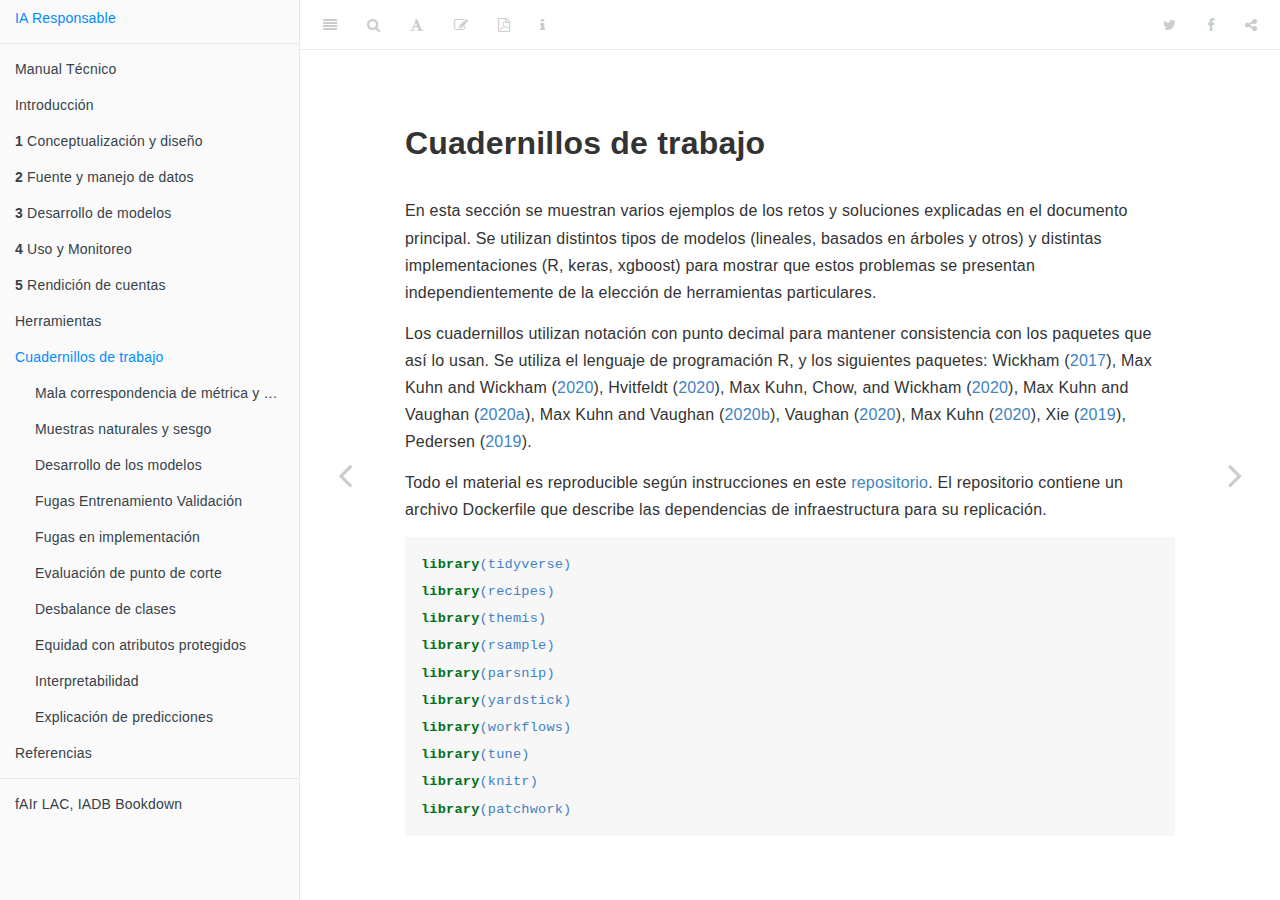
<file: cuadernillos-de-trabajo.html>
<!DOCTYPE html>
<html lang="" xml:lang="">
<head>

  <meta charset="utf-8" />
  <meta http-equiv="X-UA-Compatible" content="IE=edge" />
  <title>Cuadernillos de trabajo | IA Responsable (Ciclo de vida de IA)</title>
  <meta name="description" content="Documento guía y cuadernos de trabajo para evaluar y mejorar el uso responsable de aprendizaje de máquina e Inteligencia Artifical" />
  <meta name="generator" content="bookdown 0.18 and GitBook 2.6.7" />

  <meta property="og:title" content="Cuadernillos de trabajo | IA Responsable (Ciclo de vida de IA)" />
  <meta property="og:type" content="book" />
  
  
  <meta property="og:description" content="Documento guía y cuadernos de trabajo para evaluar y mejorar el uso responsable de aprendizaje de máquina e Inteligencia Artifical" />
  

  <meta name="twitter:card" content="summary" />
  <meta name="twitter:title" content="Cuadernillos de trabajo | IA Responsable (Ciclo de vida de IA)" />
  
  <meta name="twitter:description" content="Documento guía y cuadernos de trabajo para evaluar y mejorar el uso responsable de aprendizaje de máquina e Inteligencia Artifical" />
  




  <meta name="viewport" content="width=device-width, initial-scale=1" />
  <meta name="apple-mobile-web-app-capable" content="yes" />
  <meta name="apple-mobile-web-app-status-bar-style" content="black" />
  
  
<link rel="prev" href="herramientas.html"/>
<link rel="next" href="referencias.html"/>
<script src="libs/jquery-2.2.3/jquery.min.js"></script>
<link href="libs/gitbook-2.6.7/css/style.css" rel="stylesheet" />
<link href="libs/gitbook-2.6.7/css/plugin-table.css" rel="stylesheet" />
<link href="libs/gitbook-2.6.7/css/plugin-bookdown.css" rel="stylesheet" />
<link href="libs/gitbook-2.6.7/css/plugin-highlight.css" rel="stylesheet" />
<link href="libs/gitbook-2.6.7/css/plugin-search.css" rel="stylesheet" />
<link href="libs/gitbook-2.6.7/css/plugin-fontsettings.css" rel="stylesheet" />
<link href="libs/gitbook-2.6.7/css/plugin-clipboard.css" rel="stylesheet" />











<style type="text/css">
a.sourceLine { display: inline-block; line-height: 1.25; }
a.sourceLine { pointer-events: none; color: inherit; text-decoration: inherit; }
a.sourceLine:empty { height: 1.2em; }
.sourceCode { overflow: visible; }
code.sourceCode { white-space: pre; position: relative; }
pre.sourceCode { margin: 0; }
@media screen {
div.sourceCode { overflow: auto; }
}
@media print {
code.sourceCode { white-space: pre-wrap; }
a.sourceLine { text-indent: -1em; padding-left: 1em; }
}
pre.numberSource a.sourceLine
  { position: relative; left: -4em; }
pre.numberSource a.sourceLine::before
  { content: attr(data-line-number);
    position: relative; left: -1em; text-align: right; vertical-align: baseline;
    border: none; pointer-events: all; display: inline-block;
    -webkit-touch-callout: none; -webkit-user-select: none;
    -khtml-user-select: none; -moz-user-select: none;
    -ms-user-select: none; user-select: none;
    padding: 0 4px; width: 4em;
    color: #aaaaaa;
  }
pre.numberSource { margin-left: 3em; border-left: 1px solid #aaaaaa;  padding-left: 4px; }
div.sourceCode
  {  }
@media screen {
a.sourceLine::before { text-decoration: underline; }
}
code span.al { color: #ff0000; font-weight: bold; } /* Alert */
code span.an { color: #60a0b0; font-weight: bold; font-style: italic; } /* Annotation */
code span.at { color: #7d9029; } /* Attribute */
code span.bn { color: #40a070; } /* BaseN */
code span.bu { } /* BuiltIn */
code span.cf { color: #007020; font-weight: bold; } /* ControlFlow */
code span.ch { color: #4070a0; } /* Char */
code span.cn { color: #880000; } /* Constant */
code span.co { color: #60a0b0; font-style: italic; } /* Comment */
code span.cv { color: #60a0b0; font-weight: bold; font-style: italic; } /* CommentVar */
code span.do { color: #ba2121; font-style: italic; } /* Documentation */
code span.dt { color: #902000; } /* DataType */
code span.dv { color: #40a070; } /* DecVal */
code span.er { color: #ff0000; font-weight: bold; } /* Error */
code span.ex { } /* Extension */
code span.fl { color: #40a070; } /* Float */
code span.fu { color: #06287e; } /* Function */
code span.im { } /* Import */
code span.in { color: #60a0b0; font-weight: bold; font-style: italic; } /* Information */
code span.kw { color: #007020; font-weight: bold; } /* Keyword */
code span.op { color: #666666; } /* Operator */
code span.ot { color: #007020; } /* Other */
code span.pp { color: #bc7a00; } /* Preprocessor */
code span.sc { color: #4070a0; } /* SpecialChar */
code span.ss { color: #bb6688; } /* SpecialString */
code span.st { color: #4070a0; } /* String */
code span.va { color: #19177c; } /* Variable */
code span.vs { color: #4070a0; } /* VerbatimString */
code span.wa { color: #60a0b0; font-weight: bold; font-style: italic; } /* Warning */
</style>

<link rel="stylesheet" href="css/style.css" type="text/css" />
<link rel="stylesheet" href="css/toc.css" type="text/css" />
</head>

<body>



  <div class="book without-animation with-summary font-size-2 font-family-1" data-basepath=".">

    <div class="book-summary">
      <nav role="navigation">

<ul class="summary">
<li><a href="./index.html">IA Responsable</a></li>

<li class="divider"></li>
<li class="chapter" data-level="" data-path="index.html"><a href="index.html"><i class="fa fa-check"></i>Manual Técnico</a><ul>
<li class="chapter" data-level="" data-path="index.html"><a href="index.html#iniciativa-fair-lac"><i class="fa fa-check"></i>Iniciativa fAIr LAC</a></li>
<li class="chapter" data-level="" data-path="index.html"><a href="index.html#por-qué-este-manual"><i class="fa fa-check"></i>¿Por qué este manual?</a></li>
<li class="chapter" data-level="" data-path="index.html"><a href="index.html#para-quién-es-este-manual"><i class="fa fa-check"></i>¿Para quién es este manual?</a><ul>
<li class="chapter" data-level="" data-path="index.html"><a href="index.html#banco-interamericano-de-desarrollo-bid---sector-social"><i class="fa fa-check"></i>Banco Interamericano de Desarrollo (BID) - Sector Social</a></li>
<li class="chapter" data-level="" data-path="index.html"><a href="index.html#banco-interamericano-de-desarrollo-bid-bid-lab"><i class="fa fa-check"></i>Banco Interamericano de Desarrollo (BID) – BID Lab</a></li>
<li class="chapter" data-level="" data-path="index.html"><a href="index.html#agradecimientos"><i class="fa fa-check"></i>Agradecimientos</a></li>
</ul></li>
</ul></li>
<li class="chapter" data-level="" data-path="introducción.html"><a href="introducción.html"><i class="fa fa-check"></i>Introducción</a><ul>
<li class="chapter" data-level="" data-path="introducción.html"><a href="introducción.html#ml-y-sistemas-de-tomasoporte-de-decisiones"><i class="fa fa-check"></i>ML y sistemas de toma/soporte de decisiones</a></li>
<li class="chapter" data-level="" data-path="introducción.html"><a href="introducción.html#componentes-de-un-sistema-de-ia-para-políticas-públicas"><i class="fa fa-check"></i>Componentes de un sistema de IA para políticas públicas</a><ul>
<li class="chapter" data-level="" data-path="introducción.html"><a href="introducción.html#ciclo-de-vida-de-la-política-pública-con-ia"><i class="fa fa-check"></i>Ciclo de vida de la política pública con IA</a></li>
</ul></li>
<li class="chapter" data-level="" data-path="introducción.html"><a href="introducción.html#retos-del-ciclo-de-vida-del-ml"><i class="fa fa-check"></i>Retos del ciclo de vida del ML</a></li>
</ul></li>
<li class="chapter" data-level="1" data-path="conceptualización-y-diseño.html"><a href="conceptualización-y-diseño.html"><i class="fa fa-check"></i><b>1</b> Conceptualización y diseño</a><ul>
<li class="chapter" data-level="1.1" data-path="conceptualización-y-diseño.html"><a href="conceptualización-y-diseño.html#definición-correcta-del-problema-y-de-la-respuesta-de-política-pública"><i class="fa fa-check"></i><b>1.1</b> Definición correcta del problema y de la respuesta de política pública</a></li>
<li class="chapter" data-level="1.2" data-path="conceptualización-y-diseño.html"><a href="conceptualización-y-diseño.html#necesidad-y-proporcionalidad"><i class="fa fa-check"></i><b>1.2</b> Necesidad y Proporcionalidad</a></li>
</ul></li>
<li class="chapter" data-level="2" data-path="fuente-y-manejo-de-datos.html"><a href="fuente-y-manejo-de-datos.html"><i class="fa fa-check"></i><b>2</b> Fuente y manejo de datos</a><ul>
<li class="chapter" data-level="2.1" data-path="fuente-y-manejo-de-datos.html"><a href="fuente-y-manejo-de-datos.html#calidad-y-relevancia-de-los-datos-disponibles"><i class="fa fa-check"></i><b>2.1</b> Calidad y relevancia de los datos disponibles</a><ul>
<li class="chapter" data-level="2.1.1" data-path="fuente-y-manejo-de-datos.html"><a href="fuente-y-manejo-de-datos.html#reto-estados-indeseables-o-subóptimos-en-datos-recolectados"><i class="fa fa-check"></i><b>2.1.1</b> Reto: Estados indeseables o subóptimos en datos recolectados</a></li>
<li class="chapter" data-level="2.1.2" data-path="fuente-y-manejo-de-datos.html"><a href="fuente-y-manejo-de-datos.html#mala-correspondencia-entre-variables-disponibles-y-variables-ideales"><i class="fa fa-check"></i><b>2.1.2</b> Mala correspondencia entre variables disponibles y variables ideales</a></li>
</ul></li>
<li class="chapter" data-level="2.2" data-path="fuente-y-manejo-de-datos.html"><a href="fuente-y-manejo-de-datos.html#información-incompleta-acerca-de-la-población-objetivo"><i class="fa fa-check"></i><b>2.2</b> Información incompleta acerca de la población objetivo</a><ul>
<li class="chapter" data-level="2.2.1" data-path="fuente-y-manejo-de-datos.html"><a href="fuente-y-manejo-de-datos.html#muestras-probabilísticas-y-naturales"><i class="fa fa-check"></i><b>2.2.1</b> Muestras probabilísticas y naturales</a></li>
<li class="chapter" data-level="2.2.2" data-path="fuente-y-manejo-de-datos.html"><a href="fuente-y-manejo-de-datos.html#atributos-faltantes-o-incompletos"><i class="fa fa-check"></i><b>2.2.2</b> Atributos faltantes o incompletos</a></li>
</ul></li>
<li class="chapter" data-level="2.3" data-path="fuente-y-manejo-de-datos.html"><a href="fuente-y-manejo-de-datos.html#comparación-causal"><i class="fa fa-check"></i><b>2.3</b> Comparación causal</a></li>
</ul></li>
<li class="chapter" data-level="3" data-path="desarrollo-de-modelos.html"><a href="desarrollo-de-modelos.html"><i class="fa fa-check"></i><b>3</b> Desarrollo de modelos</a><ul>
<li class="chapter" data-level="3.1" data-path="desarrollo-de-modelos.html"><a href="desarrollo-de-modelos.html#ausencia-y-errores-de-validación"><i class="fa fa-check"></i><b>3.1</b> Ausencia y errores de validación</a></li>
<li class="chapter" data-level="3.2" data-path="desarrollo-de-modelos.html"><a href="desarrollo-de-modelos.html#fugas-de-información"><i class="fa fa-check"></i><b>3.2</b> Fugas de información</a><ul>
<li class="chapter" data-level="3.2.1" data-path="desarrollo-de-modelos.html"><a href="desarrollo-de-modelos.html#fugas-de-datos---variables-no-disponbiles-en-la-predicción"><i class="fa fa-check"></i><b>3.2.1</b> Fugas de datos - Variables no disponbiles en la predicción</a></li>
</ul></li>
<li class="chapter" data-level="3.3" data-path="desarrollo-de-modelos.html"><a href="desarrollo-de-modelos.html#clasificación-probabilidades-y-clases"><i class="fa fa-check"></i><b>3.3</b> Clasificación: probabilidades y clases</a></li>
<li class="chapter" data-level="3.4" data-path="desarrollo-de-modelos.html"><a href="desarrollo-de-modelos.html#sub-y-sobreajuste"><i class="fa fa-check"></i><b>3.4</b> Sub y sobreajuste</a></li>
<li class="chapter" data-level="3.5" data-path="desarrollo-de-modelos.html"><a href="desarrollo-de-modelos.html#errores-no-cuantificados-y-evaluación-humana"><i class="fa fa-check"></i><b>3.5</b> Errores no cuantificados y evaluación humana</a></li>
<li class="chapter" data-level="3.6" data-path="desarrollo-de-modelos.html"><a href="desarrollo-de-modelos.html#equidad-y-desempeño-diferencial-de-predictores"><i class="fa fa-check"></i><b>3.6</b> Equidad y desempeño diferencial de predictores</a></li>
</ul></li>
<li class="chapter" data-level="4" data-path="uso-y-monitoreo.html"><a href="uso-y-monitoreo.html"><i class="fa fa-check"></i><b>4</b> Uso y Monitoreo</a><ul>
<li class="chapter" data-level="4.1" data-path="uso-y-monitoreo.html"><a href="uso-y-monitoreo.html#degradación-de-desempeño"><i class="fa fa-check"></i><b>4.1</b> Degradación de desempeño</a></li>
<li class="chapter" data-level="4.2" data-path="uso-y-monitoreo.html"><a href="uso-y-monitoreo.html#experimentos-y-recopilación-de-datos"><i class="fa fa-check"></i><b>4.2</b> Experimentos y recopilación de datos</a></li>
</ul></li>
<li class="chapter" data-level="5" data-path="rendición-de-cuentas.html"><a href="rendición-de-cuentas.html"><i class="fa fa-check"></i><b>5</b> Rendición de cuentas</a><ul>
<li class="chapter" data-level="5.1" data-path="rendición-de-cuentas.html"><a href="rendición-de-cuentas.html#interpretabilidad-y-explicación-de-predicciones."><i class="fa fa-check"></i><b>5.1</b> Interpretabilidad y explicación de predicciones.</a></li>
<li class="chapter" data-level="5.2" data-path="rendición-de-cuentas.html"><a href="rendición-de-cuentas.html#explicabilidad-de-predicciones-individuales"><i class="fa fa-check"></i><b>5.2</b> Explicabilidad de predicciones individuales</a></li>
<li class="chapter" data-level="5.3" data-path="rendición-de-cuentas.html"><a href="rendición-de-cuentas.html#trazabilidad"><i class="fa fa-check"></i><b>5.3</b> Trazabilidad</a></li>
</ul></li>
<li class="chapter" data-level="" data-path="herramientas.html"><a href="herramientas.html"><i class="fa fa-check"></i>Herramientas</a><ul>
<li class="chapter" data-level="" data-path="herramientas.html"><a href="herramientas.html#herramienta-1-lista-de-verificación-checklist-de-ia-robusta-y-responsable"><i class="fa fa-check"></i>Herramienta 1: Lista de verificación (Checklist) de IA robusta y responsable</a></li>
<li class="chapter" data-level="" data-path="herramientas.html"><a href="herramientas.html#herramienta-2-perfil-de-datos"><i class="fa fa-check"></i>Herramienta 2: Perfil de Datos</a></li>
<li class="chapter" data-level="" data-path="herramientas.html"><a href="herramientas.html#herramienta-3-perfil-del-modelo"><i class="fa fa-check"></i>Herramienta 3: Perfil del Modelo</a></li>
</ul></li>
<li class="chapter" data-level="" data-path="cuadernillos-de-trabajo.html"><a href="cuadernillos-de-trabajo.html"><i class="fa fa-check"></i>Cuadernillos de trabajo</a><ul>
<li class="chapter" data-level="" data-path="cuadernillos-de-trabajo.html"><a href="cuadernillos-de-trabajo.html#mala-correspondencia-de-métrica-y-objetivos"><i class="fa fa-check"></i>Mala correspondencia de métrica y objetivos</a></li>
<li class="chapter" data-level="" data-path="cuadernillos-de-trabajo.html"><a href="cuadernillos-de-trabajo.html#muestras-naturales-y-sesgo"><i class="fa fa-check"></i>Muestras naturales y sesgo</a><ul>
<li class="chapter" data-level="5.3.1" data-path="cuadernillos-de-trabajo.html"><a href="cuadernillos-de-trabajo.html#muestras-naturales-mala-representatividad"><i class="fa fa-check"></i><b>5.3.1</b> Muestras naturales: mala representatividad</a></li>
<li class="chapter" data-level="5.3.2" data-path="cuadernillos-de-trabajo.html"><a href="cuadernillos-de-trabajo.html#natural"><i class="fa fa-check"></i><b>5.3.2</b> Muestras naturales: comparaciones causales</a></li>
</ul></li>
<li class="chapter" data-level="" data-path="cuadernillos-de-trabajo.html"><a href="cuadernillos-de-trabajo.html#desarrollo-de-los-modelos"><i class="fa fa-check"></i>Desarrollo de los modelos</a></li>
<li class="chapter" data-level="" data-path="cuadernillos-de-trabajo.html"><a href="cuadernillos-de-trabajo.html#fugas-entrenamiento-validación"><i class="fa fa-check"></i>Fugas Entrenamiento Validación</a><ul>
<li class="chapter" data-level="5.3.3" data-path="cuadernillos-de-trabajo.html"><a href="cuadernillos-de-trabajo.html#selección-de-variables-antes-de-dividir-los-datos"><i class="fa fa-check"></i><b>5.3.3</b> Selección de variables antes de dividir los datos</a></li>
<li class="chapter" data-level="5.3.4" data-path="cuadernillos-de-trabajo.html"><a href="cuadernillos-de-trabajo.html#sobremuestrear-antes-de-particionar"><i class="fa fa-check"></i><b>5.3.4</b> Sobremuestrear antes de particionar</a></li>
</ul></li>
<li class="chapter" data-level="" data-path="cuadernillos-de-trabajo.html"><a href="cuadernillos-de-trabajo.html#fugas-en-implementación"><i class="fa fa-check"></i>Fugas en implementación</a><ul>
<li class="chapter" data-level="5.3.5" data-path="cuadernillos-de-trabajo.html"><a href="cuadernillos-de-trabajo.html#variables-no-disponibles-al-momento-de-predicción"><i class="fa fa-check"></i><b>5.3.5</b> Variables no disponibles al momento de predicción</a></li>
</ul></li>
<li class="chapter" data-level="" data-path="cuadernillos-de-trabajo.html"><a href="cuadernillos-de-trabajo.html#evaluación-de-punto-de-corte"><i class="fa fa-check"></i>Evaluación de punto de corte</a></li>
<li class="chapter" data-level="" data-path="cuadernillos-de-trabajo.html"><a href="cuadernillos-de-trabajo.html#desbalance-de-clases"><i class="fa fa-check"></i>Desbalance de clases</a></li>
<li class="chapter" data-level="" data-path="cuadernillos-de-trabajo.html"><a href="cuadernillos-de-trabajo.html#equidad-con-atributos-protegidos"><i class="fa fa-check"></i>Equidad con atributos protegidos</a></li>
<li class="chapter" data-level="" data-path="cuadernillos-de-trabajo.html"><a href="cuadernillos-de-trabajo.html#interpretabilidad"><i class="fa fa-check"></i>Interpretabilidad</a></li>
<li class="chapter" data-level="" data-path="cuadernillos-de-trabajo.html"><a href="cuadernillos-de-trabajo.html#explicación-de-predicciones"><i class="fa fa-check"></i>Explicación de predicciones</a></li>
</ul></li>
<li class="chapter" data-level="" data-path="referencias.html"><a href="referencias.html"><i class="fa fa-check"></i>Referencias</a></li>
<li class="divider"></li>
<li><a href="http://fairlac.iadb.org/" target="blank">fAIr LAC, IADB Bookdown</a></li>

</ul>

      </nav>
    </div>

    <div class="book-body">
      <div class="body-inner">
        <div class="book-header" role="navigation">
          <h1>
            <i class="fa fa-circle-o-notch fa-spin"></i><a href="./">IA Responsable (Ciclo de vida de IA)</a>
          </h1>
        </div>

        <div class="page-wrapper" tabindex="-1" role="main">
          <div class="page-inner">

            <section class="normal" id="section-">
<div id="cuadernillos-de-trabajo" class="section level1 unnumbered">
<h1>Cuadernillos de trabajo</h1>
<p>En esta sección se muestran varios ejemplos de los retos y soluciones explicadas en el documento principal. Se utilizan distintos tipos de modelos (lineales, basados en árboles y otros) y distintas implementaciones (R, keras, xgboost) para mostrar que estos problemas se presentan independientemente de la elección de herramientas particulares.</p>
<p>Los cuadernillos utilizan notación con punto decimal para mantener consistencia con los paquetes que así lo usan. Se utiliza el lenguaje de programación R, y los siguientes paquetes: <span class="citation">Wickham (<a href="referencias.html#ref-tidyverse">2017</a>)</span>,
<span class="citation">Max Kuhn and Wickham (<a href="referencias.html#ref-recipes">2020</a>)</span>, <span class="citation">Hvitfeldt (<a href="referencias.html#ref-themis">2020</a>)</span>, <span class="citation">Max Kuhn, Chow, and Wickham (<a href="referencias.html#ref-rsample">2020</a>)</span>, <span class="citation">Max Kuhn and Vaughan (<a href="referencias.html#ref-parsnip">2020</a><a href="referencias.html#ref-parsnip">a</a>)</span>, <span class="citation">Max Kuhn and Vaughan (<a href="referencias.html#ref-yardstick">2020</a><a href="referencias.html#ref-yardstick">b</a>)</span>, <span class="citation">Vaughan (<a href="referencias.html#ref-workflows">2020</a>)</span>, <span class="citation">Max Kuhn (<a href="referencias.html#ref-tune">2020</a>)</span>, <span class="citation">Xie (<a href="referencias.html#ref-knitr">2019</a>)</span>,
<span class="citation">Pedersen (<a href="referencias.html#ref-patchwork">2019</a>)</span>.</p>
<p>Todo el material es reproducible según instrucciones en este <a href="https://github.com/EL-BID/Manual-IA-Responsable">repositorio</a>. El repositorio contiene un archivo Dockerfile que describe las dependencias de infraestructura para su replicación.</p>
<div class="sourceCode" id="cb1"><pre class="sourceCode r"><code class="sourceCode r"><a class="sourceLine" id="cb1-1" data-line-number="1"><span class="kw">library</span>(tidyverse)</a>
<a class="sourceLine" id="cb1-2" data-line-number="2"><span class="kw">library</span>(recipes)</a>
<a class="sourceLine" id="cb1-3" data-line-number="3"><span class="kw">library</span>(themis)</a>
<a class="sourceLine" id="cb1-4" data-line-number="4"><span class="kw">library</span>(rsample)</a>
<a class="sourceLine" id="cb1-5" data-line-number="5"><span class="kw">library</span>(parsnip)</a>
<a class="sourceLine" id="cb1-6" data-line-number="6"><span class="kw">library</span>(yardstick)</a>
<a class="sourceLine" id="cb1-7" data-line-number="7"><span class="kw">library</span>(workflows)</a>
<a class="sourceLine" id="cb1-8" data-line-number="8"><span class="kw">library</span>(tune)</a>
<a class="sourceLine" id="cb1-9" data-line-number="9"><span class="kw">library</span>(knitr)</a>
<a class="sourceLine" id="cb1-10" data-line-number="10"><span class="kw">library</span>(patchwork)</a></code></pre></div>
<div id="mala-correspondencia-de-métrica-y-objetivos" class="section level2 unnumbered">
<h2>Mala correspondencia de métrica y objetivos</h2>
<p>Usar modelos que predicen la métrica incorrecta puede llevar a tomar decisiones incorrectas.
A veces el problema es claro, cuando la métrica sustituto tiene deficiencias obvias, y en otras
puede ser más sutil.</p>
<p>En el ejemplo que se muestra a continuación se busca predecir la demanda de cierto producto (pensemos en vacunas o alguna medicina) para poder tomar decisiones de abastecimiento.</p>
<p>Se cuenta con datos históricos de inventario (80 semanas), ventas y una variable <em>predictor</em> asociada a ventas (en el caso de las vacunas podría ser temperatura) y otra de agotamiento del inventario. Separamos los datos en entrenamiento y prueba, ajustando el modelo con el subconjunto de datos de entrenamiento. En este caso se utiliza un modelo lineal con variable dependiente ventas y covariables de semana y la covariable <em>predictor</em>.</p>
<div class="sourceCode" id="cb2"><pre class="sourceCode r"><code class="sourceCode r"><a class="sourceLine" id="cb2-1" data-line-number="1">entrena &lt;-<span class="st"> </span>ventas <span class="op">%&gt;%</span><span class="st"> </span><span class="kw">filter</span>(semana <span class="op">&lt;</span><span class="st"> </span><span class="dv">60</span>)</a>
<a class="sourceLine" id="cb2-2" data-line-number="2">prueba &lt;-<span class="st"> </span>ventas <span class="op">%&gt;%</span><span class="st"> </span><span class="kw">filter</span>(semana <span class="op">&gt;=</span><span class="st"> </span><span class="dv">60</span>, semana <span class="op">&lt;=</span><span class="st"> </span><span class="dv">80</span>)</a>
<a class="sourceLine" id="cb2-3" data-line-number="3">entrena <span class="op">%&gt;%</span><span class="st"> </span><span class="kw">select</span>(<span class="op">-</span>demanda) <span class="op">%&gt;%</span><span class="st">  </span><span class="kw">head</span>() <span class="op">%&gt;%</span><span class="st"> </span><span class="kw">kable</span>()</a></code></pre></div>
<table>
<thead>
<tr class="header">
<th align="right">semana</th>
<th align="right">inventario</th>
<th align="right">ventas</th>
<th align="right">predictor</th>
<th align="right">agotamiento</th>
</tr>
</thead>
<tbody>
<tr class="odd">
<td align="right">1</td>
<td align="right">153</td>
<td align="right">110</td>
<td align="right">-27.7014124</td>
<td align="right">0</td>
</tr>
<tr class="even">
<td align="right">2</td>
<td align="right">170</td>
<td align="right">148</td>
<td align="right">0.7664636</td>
<td align="right">0</td>
</tr>
<tr class="odd">
<td align="right">3</td>
<td align="right">158</td>
<td align="right">130</td>
<td align="right">-15.2606032</td>
<td align="right">0</td>
</tr>
<tr class="even">
<td align="right">4</td>
<td align="right">162</td>
<td align="right">142</td>
<td align="right">4.2461227</td>
<td align="right">0</td>
</tr>
<tr class="odd">
<td align="right">5</td>
<td align="right">159</td>
<td align="right">159</td>
<td align="right">28.5107593</td>
<td align="right">1</td>
</tr>
<tr class="even">
<td align="right">6</td>
<td align="right">162</td>
<td align="right">162</td>
<td align="right">14.8895964</td>
<td align="right">1</td>
</tr>
</tbody>
</table>
<div class="sourceCode" id="cb3"><pre class="sourceCode r"><code class="sourceCode r"><a class="sourceLine" id="cb3-1" data-line-number="1">mod_lineal &lt;-<span class="st"> </span><span class="kw">lm</span>(ventas <span class="op">~</span><span class="st"> </span>semana <span class="op">+</span><span class="st"> </span>predictor, <span class="dt">data =</span> ventas)</a>
<a class="sourceLine" id="cb3-2" data-line-number="2">mod_lineal</a></code></pre></div>
<pre><code>## 
## Call:
## lm(formula = ventas ~ semana + predictor, data = ventas)
## 
## Coefficients:
## (Intercept)       semana    predictor  
##    140.9935       0.8166       0.5535</code></pre>
<p>Evaluamos el error de predicción.</p>
<div class="sourceCode" id="cb5"><pre class="sourceCode r"><code class="sourceCode r"><a class="sourceLine" id="cb5-1" data-line-number="1">preds &lt;-<span class="st"> </span><span class="kw">predict</span>(mod_lineal, <span class="dt">newdata =</span> prueba)</a>
<a class="sourceLine" id="cb5-2" data-line-number="2"><span class="kw">round</span>(<span class="kw">mean</span>(<span class="kw">abs</span>(preds <span class="op">-</span><span class="st"> </span>prueba<span class="op">$</span>ventas))<span class="op">/</span><span class="kw">mean</span>(prueba<span class="op">$</span>ventas), <span class="dv">3</span>)</a></code></pre></div>
<pre><code>## [1] 0.04</code></pre>
<p>El error porcentual es bajo. Los datos ajustados y predicciones se ven como sigue:</p>
<div class="sourceCode" id="cb7"><pre class="sourceCode r"><code class="sourceCode r"><a class="sourceLine" id="cb7-1" data-line-number="1">preds &lt;-<span class="st"> </span><span class="kw">predict</span>(mod_lineal, <span class="dt">newdata =</span> ventas)</a>
<a class="sourceLine" id="cb7-2" data-line-number="2">ventas_larga &lt;-<span class="st"> </span>ventas <span class="op">%&gt;%</span><span class="st"> </span><span class="kw">mutate</span>(<span class="dt">pred =</span> preds) <span class="op">%&gt;%</span><span class="st"> </span></a>
<a class="sourceLine" id="cb7-3" data-line-number="3"><span class="st">  </span><span class="kw">pivot_longer</span>(<span class="dt">cols =</span> <span class="kw">all_of</span>(<span class="kw">c</span>(<span class="st">&quot;ventas&quot;</span>,<span class="st">&quot;pred&quot;</span>)), <span class="dt">names_to =</span> <span class="st">&quot;tipo&quot;</span>, <span class="dt">values_to =</span> <span class="st">&quot;unidades&quot;</span>)</a>
<a class="sourceLine" id="cb7-4" data-line-number="4"><span class="kw">ggplot</span>(ventas_larga <span class="op">%&gt;%</span><span class="st"> </span><span class="kw">mutate</span>(<span class="dt">unidades =</span> <span class="kw">ifelse</span>(tipo<span class="op">==</span><span class="st">&quot;ventas&quot;</span> <span class="op">&amp;</span><span class="st"> </span>semana <span class="op">&gt;</span><span class="st"> </span><span class="dv">80</span>, <span class="ot">NA</span>, unidades)), </a>
<a class="sourceLine" id="cb7-5" data-line-number="5">       <span class="kw">aes</span>(<span class="dt">x =</span> semana, <span class="dt">y =</span> unidades, <span class="dt">group =</span> tipo, <span class="dt">colour =</span> tipo)) <span class="op">+</span><span class="st"> </span></a>
<a class="sourceLine" id="cb7-6" data-line-number="6"><span class="st">  </span><span class="kw">geom_line</span>() <span class="op">+</span></a>
<a class="sourceLine" id="cb7-7" data-line-number="7"><span class="st">  </span><span class="kw">geom_vline</span>(<span class="dt">xintercept =</span> <span class="dv">80</span>) <span class="op">+</span></a>
<a class="sourceLine" id="cb7-8" data-line-number="8"><span class="st">  </span><span class="kw">geom_vline</span>(<span class="dt">xintercept =</span> <span class="dv">60</span>) <span class="op">+</span></a>
<a class="sourceLine" id="cb7-9" data-line-number="9"><span class="st">  </span><span class="kw">annotate</span>(<span class="st">&quot;text&quot;</span>, <span class="dt">x =</span> <span class="dv">25</span>, <span class="dt">y=</span><span class="dv">105</span>, <span class="dt">label =</span> <span class="st">&quot;entrena&quot;</span>) <span class="op">+</span></a>
<a class="sourceLine" id="cb7-10" data-line-number="10"><span class="st">  </span><span class="kw">annotate</span>(<span class="st">&quot;text&quot;</span>, <span class="dt">x =</span> <span class="dv">69</span>, <span class="dt">y=</span><span class="dv">105</span>, <span class="dt">label =</span> <span class="st">&quot;prueba&quot;</span>)</a></code></pre></div>
<pre><code>## Warning: Removed 20 row(s) containing missing values (geom_path).</code></pre>
<p><img src="IA-responsable_files/figure-html/unnamed-chunk-49-1.png" width="480" /></p>
<p>Pero tomar decisiones de demanda o inventario es equivocado. La razón es que existe una diferencia entre la variable ideal (demanda real de medicinas) y la variable observada (venta de medicinas). La diferencia radica en que existen agotamientos de inventario, es decir periodos en los que, aunque existía demanda no había suficiente inventario para todos los compradores. Se ve marcado esto con rojo en la siguiente gráfica.</p>
<div class="sourceCode" id="cb9"><pre class="sourceCode r"><code class="sourceCode r"><a class="sourceLine" id="cb9-1" data-line-number="1">preds &lt;-<span class="st"> </span><span class="kw">predict</span>(mod_lineal, <span class="dt">newdata =</span> ventas)</a>
<a class="sourceLine" id="cb9-2" data-line-number="2">ventas_larga &lt;-<span class="st"> </span>ventas <span class="op">%&gt;%</span><span class="st"> </span><span class="kw">mutate</span>(<span class="dt">pred =</span> preds) <span class="op">%&gt;%</span><span class="st"> </span></a>
<a class="sourceLine" id="cb9-3" data-line-number="3"><span class="st">  </span><span class="kw">pivot_longer</span>(<span class="dt">cols =</span> <span class="kw">all_of</span>(<span class="kw">c</span>(<span class="st">&quot;ventas&quot;</span>,<span class="st">&quot;pred&quot;</span>)), <span class="dt">names_to =</span> <span class="st">&quot;tipo&quot;</span>, <span class="dt">values_to =</span> <span class="st">&quot;unidades&quot;</span>)</a>
<a class="sourceLine" id="cb9-4" data-line-number="4"><span class="kw">ggplot</span>(ventas_larga <span class="op">%&gt;%</span><span class="st"> </span><span class="kw">mutate</span>(<span class="dt">unidades =</span> <span class="kw">ifelse</span>(tipo<span class="op">==</span><span class="st">&quot;ventas&quot;</span> <span class="op">&amp;</span><span class="st"> </span>semana <span class="op">&gt;</span><span class="st"> </span><span class="dv">80</span>, <span class="ot">NA</span>, unidades)), <span class="kw">aes</span>(<span class="dt">x =</span> semana)) <span class="op">+</span><span class="st"> </span></a>
<a class="sourceLine" id="cb9-5" data-line-number="5"><span class="st">  </span><span class="kw">geom_line</span>(<span class="kw">aes</span>(<span class="dt">group =</span> tipo, <span class="dt">colour =</span> tipo, <span class="dt">y =</span> unidades)) <span class="op">+</span></a>
<a class="sourceLine" id="cb9-6" data-line-number="6"><span class="st">  </span><span class="kw">geom_point</span>(<span class="dt">data =</span> <span class="kw">filter</span>(ventas, agotamiento<span class="op">==</span><span class="dv">1</span>, semana <span class="op">&lt;</span><span class="st"> </span><span class="dv">80</span>), <span class="kw">aes</span>(<span class="dt">y =</span> ventas), <span class="dt">colour =</span> <span class="st">&quot;red&quot;</span>) <span class="op">+</span><span class="st"> </span></a>
<a class="sourceLine" id="cb9-7" data-line-number="7"><span class="st">  </span><span class="kw">geom_vline</span>(<span class="dt">xintercept =</span> <span class="dv">80</span>) <span class="op">+</span></a>
<a class="sourceLine" id="cb9-8" data-line-number="8"><span class="st">  </span><span class="kw">geom_vline</span>(<span class="dt">xintercept =</span> <span class="dv">60</span>) <span class="op">+</span></a>
<a class="sourceLine" id="cb9-9" data-line-number="9"><span class="st">  </span><span class="kw">annotate</span>(<span class="st">&quot;text&quot;</span>, <span class="dt">x =</span> <span class="dv">25</span>, <span class="dt">y=</span><span class="dv">105</span>, <span class="dt">label =</span> <span class="st">&quot;entrena&quot;</span>) <span class="op">+</span></a>
<a class="sourceLine" id="cb9-10" data-line-number="10"><span class="st">  </span><span class="kw">annotate</span>(<span class="st">&quot;text&quot;</span>, <span class="dt">x =</span> <span class="dv">69</span>, <span class="dt">y=</span><span class="dv">105</span>, <span class="dt">label =</span> <span class="st">&quot;prueba&quot;</span>)</a></code></pre></div>
<pre><code>## Warning: Removed 20 row(s) containing missing values (geom_path).</code></pre>
<p><img src="IA-responsable_files/figure-html/unnamed-chunk-50-1.png" width="480" /></p>
<p>Si usáramos la política sugerida por las predicciones (por ejemplo 5% más),
veríamos las ventas de la primera gráfica a continuación. Sin embargo, si
usáramos una política de inventario con 280 unidades, observaríamos:</p>
<div class="sourceCode" id="cb11"><pre class="sourceCode r"><code class="sourceCode r"><a class="sourceLine" id="cb11-1" data-line-number="1">preds &lt;-<span class="st"> </span><span class="kw">predict</span>(mod_lineal, <span class="dt">newdata =</span> ventas)</a>
<a class="sourceLine" id="cb11-2" data-line-number="2">ventas_obs &lt;-<span class="st"> </span>ventas <span class="op">%&gt;%</span><span class="st"> </span><span class="kw">mutate</span>(<span class="dt">pred =</span> preds) <span class="op">%&gt;%</span></a>
<a class="sourceLine" id="cb11-3" data-line-number="3"><span class="st">  </span><span class="kw">mutate</span>(<span class="dt">inventario =</span> <span class="fl">1.05</span> <span class="op">*</span><span class="st">  </span>pred) <span class="op">%&gt;%</span><span class="st"> </span></a>
<a class="sourceLine" id="cb11-4" data-line-number="4"><span class="st">  </span><span class="kw">mutate</span>(<span class="dt">ventas =</span> <span class="kw">ifelse</span>(semana <span class="op">&gt;</span><span class="st"> </span><span class="dv">80</span>, <span class="kw">pmin</span>(inventario, demanda), ventas)) </a>
<a class="sourceLine" id="cb11-5" data-line-number="5">ventas_larga &lt;-<span class="st"> </span>ventas_obs <span class="op">%&gt;%</span><span class="st"> </span></a>
<a class="sourceLine" id="cb11-6" data-line-number="6"><span class="st">  </span><span class="kw">pivot_longer</span>(<span class="dt">cols =</span> <span class="kw">all_of</span>(<span class="kw">c</span>(<span class="st">&quot;ventas&quot;</span>,<span class="st">&quot;pred&quot;</span>)), <span class="dt">names_to =</span> <span class="st">&quot;tipo&quot;</span>, <span class="dt">values_to =</span> <span class="st">&quot;unidades&quot;</span>)</a>
<a class="sourceLine" id="cb11-7" data-line-number="7">g1 &lt;-<span class="st"> </span><span class="kw">ggplot</span>(ventas_larga, <span class="kw">aes</span>(<span class="dt">x =</span> semana)) <span class="op">+</span><span class="st"> </span></a>
<a class="sourceLine" id="cb11-8" data-line-number="8"><span class="st">  </span><span class="kw">geom_line</span>(<span class="kw">aes</span>(<span class="dt">group =</span> tipo, <span class="dt">colour =</span> tipo, <span class="dt">y =</span> unidades)) <span class="op">+</span></a>
<a class="sourceLine" id="cb11-9" data-line-number="9"><span class="st">  </span><span class="kw">geom_point</span>(<span class="dt">data =</span> <span class="kw">filter</span>(ventas_obs, ventas <span class="op">==</span><span class="st"> </span>inventario, semana <span class="op">&gt;</span><span class="st"> </span><span class="dv">80</span>), <span class="kw">aes</span>(<span class="dt">y =</span> ventas), <span class="dt">colour =</span> <span class="st">&quot;red&quot;</span>) <span class="op">+</span></a>
<a class="sourceLine" id="cb11-10" data-line-number="10"><span class="st">  </span><span class="kw">geom_vline</span>(<span class="dt">xintercept =</span> <span class="dv">80</span>) <span class="op">+</span><span class="st"> </span><span class="kw">labs</span>(<span class="dt">subtitle =</span> <span class="st">&quot;Inventario: Predicciones + 5%&quot;</span>)</a></code></pre></div>
<div class="sourceCode" id="cb12"><pre class="sourceCode r"><code class="sourceCode r"><a class="sourceLine" id="cb12-1" data-line-number="1">preds &lt;-<span class="st"> </span><span class="kw">predict</span>(mod_lineal, <span class="dt">newdata =</span> ventas)</a>
<a class="sourceLine" id="cb12-2" data-line-number="2">ventas_obs &lt;-<span class="st"> </span>ventas <span class="op">%&gt;%</span><span class="st"> </span><span class="kw">mutate</span>(<span class="dt">pred =</span> preds) <span class="op">%&gt;%</span><span class="st"> </span></a>
<a class="sourceLine" id="cb12-3" data-line-number="3"><span class="st">  </span><span class="kw">mutate</span>(<span class="dt">inventario =</span> <span class="dv">280</span>) <span class="op">%&gt;%</span><span class="st"> </span></a>
<a class="sourceLine" id="cb12-4" data-line-number="4"><span class="st">  </span><span class="kw">mutate</span>(<span class="dt">ventas =</span> <span class="kw">ifelse</span>(semana <span class="op">&gt;</span><span class="st"> </span><span class="dv">80</span>, <span class="kw">pmin</span>(inventario, demanda), ventas)) </a>
<a class="sourceLine" id="cb12-5" data-line-number="5">ventas_larga &lt;-<span class="st"> </span>ventas_obs <span class="op">%&gt;%</span><span class="st"> </span></a>
<a class="sourceLine" id="cb12-6" data-line-number="6"><span class="st">  </span><span class="kw">pivot_longer</span>(<span class="dt">cols =</span> <span class="kw">all_of</span>(<span class="kw">c</span>(<span class="st">&quot;ventas&quot;</span>,<span class="st">&quot;pred&quot;</span>)), <span class="dt">names_to =</span> <span class="st">&quot;tipo&quot;</span>, <span class="dt">values_to =</span> <span class="st">&quot;unidades&quot;</span>)</a>
<a class="sourceLine" id="cb12-7" data-line-number="7">g2 &lt;-<span class="st"> </span><span class="kw">ggplot</span>(ventas_larga, <span class="kw">aes</span>(<span class="dt">x =</span> semana)) <span class="op">+</span><span class="st"> </span></a>
<a class="sourceLine" id="cb12-8" data-line-number="8"><span class="st">  </span><span class="kw">geom_line</span>(<span class="kw">aes</span>(<span class="dt">group =</span> tipo, <span class="dt">colour =</span> tipo, <span class="dt">y =</span> unidades)) <span class="op">+</span></a>
<a class="sourceLine" id="cb12-9" data-line-number="9"><span class="st">  </span><span class="kw">geom_point</span>(<span class="dt">data =</span> <span class="kw">filter</span>(ventas_obs, ventas <span class="op">==</span><span class="st"> </span>inventario, semana <span class="op">&gt;</span><span class="st"> </span><span class="dv">80</span>), <span class="kw">aes</span>(<span class="dt">y =</span> ventas), <span class="dt">colour =</span> <span class="st">&quot;red&quot;</span>) <span class="op">+</span></a>
<a class="sourceLine" id="cb12-10" data-line-number="10"><span class="st">  </span><span class="kw">geom_vline</span>(<span class="dt">xintercept =</span> <span class="dv">80</span>)<span class="op">+</span><span class="st"> </span><span class="kw">labs</span>(<span class="dt">subtitle =</span> <span class="st">&quot;Inventario: 300 unidades cte&quot;</span>)</a></code></pre></div>
<div class="sourceCode" id="cb13"><pre class="sourceCode r"><code class="sourceCode r"><a class="sourceLine" id="cb13-1" data-line-number="1">g1 <span class="op">/</span><span class="st"> </span>g2</a></code></pre></div>
<p><img src="IA-responsable_files/figure-html/unnamed-chunk-53-1.png" width="672" /></p>
<p>Entonces,</p>
<ul>
<li>La política basada en las predicciones <strong>exacerba</strong> el problema de los agotamientos.</li>
<li>Un uso no pensado de datos sin considerar el proceso generador de los mismos puede producir
errores grandes en las decisiones</li>
<li>En este caso, la confusión proviene de no separar los conceptos de demanda y ventas. Otros
indicadores de demanda o modelos más adecuados ayudarían a resolver el problema.</li>
<li>Soluciones simplistas como sólo tomar los datos donde no ocurren agotamientos pueden empeorar aún más
la situación: incrementan el sesgo (seleccionamos semanas donde las ventas tienden a ser bajas) y reducen
la precisión (usamos menos datos).</li>
</ul>
</div>
<div id="muestras-naturales-y-sesgo" class="section level2 unnumbered">
<h2>Muestras naturales y sesgo</h2>
<p>Cuando las muestras de entrenamiento son diferentes a las poblaciones, donde
se van a aplicar los modelos, existen dificultades en validar correctamente las
predicciones.</p>
<div id="muestras-naturales-mala-representatividad" class="section level3">
<h3><span class="header-section-number">5.3.1</span> Muestras naturales: mala representatividad</h3>
<p>Para este ejemplo utilizaremos datos de la encuesta nacional de ingresos y gastos
en hogares de México <span class="citation">(INEGI <a href="referencias.html#ref-enigh">2014</a>)</span>, para simular un escenario que queremos ejemplificar.</p>
<div class="sourceCode" id="cb14"><pre class="sourceCode r"><code class="sourceCode r"><a class="sourceLine" id="cb14-1" data-line-number="1"><span class="kw">set.seed</span>(<span class="dv">128</span>)</a>
<a class="sourceLine" id="cb14-2" data-line-number="2">encuesta_ingreso &lt;-<span class="st"> </span><span class="kw">read_csv</span>(<span class="st">&quot;datos/enigh-ejemplo.csv&quot;</span>)</a></code></pre></div>
<pre><code>## Parsed with column specification:
## cols(
##   .default = col_double(),
##   FOLIOVIV = col_character(),
##   UBICA_GEO..5 = col_character(),
##   EST_DIS..134 = col_character(),
##   UPM..135 = col_character(),
##   TENEN_NR1 = col_character(),
##   TENEN_NR2 = col_character(),
##   VEHI1_A = col_character(),
##   VEHI2_A = col_character(),
##   VEHI3_A = col_character(),
##   VEHI4_A = col_character(),
##   VEHI5_A = col_character(),
##   VEHI6_A = col_character(),
##   VEHI7_A = col_character(),
##   VEHI8_A = col_logical(),
##   VEHI9_A = col_character(),
##   EQH1_A = col_character(),
##   EQH2_A = col_character(),
##   EQH3_A = col_character(),
##   EQH4_A = col_character(),
##   EQH5_A = col_character()
##   # ... with 26 more columns
## )</code></pre>
<pre><code>## See spec(...) for full column specifications.</code></pre>
<pre><code>## Warning: 2 parsing failures.
##  row     col           expected actual                      file
## 1192 VEHI8_A 1/0/T/F/TRUE/FALSE     07 &#39;datos/enigh-ejemplo.csv&#39;
## 1398 VEHI8_A 1/0/T/F/TRUE/FALSE     07 &#39;datos/enigh-ejemplo.csv&#39;</code></pre>
<div class="sourceCode" id="cb18"><pre class="sourceCode r"><code class="sourceCode r"><a class="sourceLine" id="cb18-1" data-line-number="1">datos_ingreso &lt;-<span class="st"> </span>encuesta_ingreso <span class="op">%&gt;%</span><span class="st"> </span></a>
<a class="sourceLine" id="cb18-2" data-line-number="2"><span class="st">  </span><span class="kw">mutate</span>(<span class="dt">num_focos =</span> FOCOS) <span class="op">%&gt;%</span></a>
<a class="sourceLine" id="cb18-3" data-line-number="3"><span class="st">  </span><span class="kw">mutate</span>(<span class="dt">ingreso_miles =</span> (INGCOR <span class="op">/</span><span class="st"> </span><span class="dv">1000</span>)) <span class="op">%&gt;%</span><span class="st"> </span></a>
<a class="sourceLine" id="cb18-4" data-line-number="4"><span class="st">  </span><span class="kw">mutate</span>(<span class="dt">tel_celular =</span> <span class="kw">ifelse</span>(SERV_<span class="dv">2</span> <span class="op">==</span><span class="st"> </span><span class="dv">1</span>, <span class="st">&quot;Sí&quot;</span>, <span class="st">&quot;No&quot;</span>)) <span class="op">%&gt;%</span><span class="st"> </span></a>
<a class="sourceLine" id="cb18-5" data-line-number="5"><span class="st">  </span><span class="kw">mutate</span>(<span class="dt">piso_firme =</span> <span class="kw">ifelse</span>(PISOS <span class="op">!=</span><span class="st"> </span><span class="dv">1</span> <span class="op">|</span><span class="st"> </span><span class="kw">is.na</span>(PISOS), <span class="st">&quot;Sí&quot;</span>, <span class="st">&quot;No&quot;</span>)) <span class="op">%&gt;%</span><span class="st"> </span></a>
<a class="sourceLine" id="cb18-6" data-line-number="6"><span class="st">  </span><span class="kw">mutate</span>(<span class="dt">lavadora =</span> <span class="kw">ifelse</span>(LAVAD <span class="op">!=</span><span class="st"> </span><span class="dv">1</span> <span class="op">|</span><span class="st"> </span><span class="kw">is.na</span>(LAVAD), <span class="st">&quot;Sí&quot;</span>, <span class="st">&quot;No&quot;</span>)) <span class="op">%&gt;%</span><span class="st"> </span></a>
<a class="sourceLine" id="cb18-7" data-line-number="7"><span class="st">  </span><span class="kw">mutate</span>(<span class="dt">automovil =</span> VEHI1_N <span class="op">&gt;</span><span class="st"> </span><span class="dv">0</span>) <span class="op">%&gt;%</span><span class="st"> </span></a>
<a class="sourceLine" id="cb18-8" data-line-number="8"><span class="st">  </span><span class="kw">mutate</span>(<span class="dt">marginacion =</span> <span class="kw">fct_reorder</span>(marginación, ingreso_miles, median)) <span class="op">%&gt;%</span><span class="st"> </span></a>
<a class="sourceLine" id="cb18-9" data-line-number="9"><span class="st">  </span><span class="kw">rename</span>(<span class="dt">ocupadas =</span> PEROCU) <span class="op">%&gt;%</span><span class="st"> </span></a>
<a class="sourceLine" id="cb18-10" data-line-number="10"><span class="st">  </span><span class="kw">rename</span>(<span class="dt">educacion_jef =</span> NIVELAPROB) <span class="op">%&gt;%</span><span class="st"> </span></a>
<a class="sourceLine" id="cb18-11" data-line-number="11"><span class="st">  </span><span class="kw">select</span>(ingreso_miles, num_focos, tel_celular, </a>
<a class="sourceLine" id="cb18-12" data-line-number="12">         marginacion, ocupadas, piso_firme, lavadora, automovil, educacion_jef)</a></code></pre></div>
<div class="sourceCode" id="cb19"><pre class="sourceCode r"><code class="sourceCode r"><a class="sourceLine" id="cb19-1" data-line-number="1">ingreso_split &lt;-<span class="st"> </span><span class="kw">initial_split</span>(datos_ingreso, <span class="dt">prop =</span> <span class="fl">0.7</span>)</a>
<a class="sourceLine" id="cb19-2" data-line-number="2">entrena &lt;-<span class="st"> </span><span class="kw">training</span>(ingreso_split)</a>
<a class="sourceLine" id="cb19-3" data-line-number="3">prueba &lt;-<span class="st"> </span><span class="kw">testing</span>(ingreso_split)</a></code></pre></div>
<p>Supóngase que interesa estimar el ingreso de los hogares, para ello se usa una encuesta por teléfono celular, más aún, supóngase que solo se accede a zonas que no tienen marginación muy alta.</p>
<div class="sourceCode" id="cb20"><pre class="sourceCode r"><code class="sourceCode r"><a class="sourceLine" id="cb20-1" data-line-number="1">muestra_sesgada &lt;-<span class="st"> </span><span class="kw">filter</span>(entrena, </a>
<a class="sourceLine" id="cb20-2" data-line-number="2">                          tel_celular <span class="op">==</span><span class="st"> &quot;Sí&quot;</span>, </a>
<a class="sourceLine" id="cb20-3" data-line-number="3">                          marginacion<span class="op">==</span><span class="st">&quot;Muy bajo&quot;</span>)</a>
<a class="sourceLine" id="cb20-4" data-line-number="4">sesgados_split &lt;-<span class="st"> </span><span class="kw">initial_split</span>(muestra_sesgada)</a>
<a class="sourceLine" id="cb20-5" data-line-number="5">entrena_sesgo &lt;-<span class="st"> </span><span class="kw">training</span>(sesgados_split)</a>
<a class="sourceLine" id="cb20-6" data-line-number="6">validacion_sesgo &lt;-<span class="st"> </span><span class="kw">testing</span>(sesgados_split)</a></code></pre></div>
<p>Se construye un modelo lineal para el logaritmo de ingresos con los datos disponibles.</p>
<div class="sourceCode" id="cb21"><pre class="sourceCode r"><code class="sourceCode r"><a class="sourceLine" id="cb21-1" data-line-number="1"><span class="kw">library</span>(splines)</a>
<a class="sourceLine" id="cb21-2" data-line-number="2">formula &lt;-<span class="st"> </span><span class="kw">as.formula</span>(<span class="st">&quot;log(ingreso_miles) ~ ns(num_focos, 3) + </span></a>
<a class="sourceLine" id="cb21-3" data-line-number="3"><span class="st">              ns(ocupadas, 3) +  lavadora + automovil + piso_firme +</span></a>
<a class="sourceLine" id="cb21-4" data-line-number="4"><span class="st">              ns(educacion_jef, 3)&quot;</span>)</a>
<a class="sourceLine" id="cb21-5" data-line-number="5">mod_sesgo &lt;-<span class="st"> </span><span class="kw">lm</span>(formula, <span class="dt">data =</span> entrena_sesgo)</a>
<a class="sourceLine" id="cb21-6" data-line-number="6"><span class="co"># tomamos una muestra representativa para comparar, del mismo tamaño que la sesgada</span></a>
<a class="sourceLine" id="cb21-7" data-line-number="7">mod_representativa &lt;-<span class="st"> </span><span class="kw">lm</span>(formula, <span class="dt">data =</span> <span class="kw">sample_n</span>(entrena, <span class="kw">nrow</span>(entrena_sesgo)))</a></code></pre></div>
<p>Y se evalúa el error en una muestra de prueba construida con datos con las mismas características sesgadas que los datos de entrenamiento (hogares con teléfono celular y grado de marginación muy bajo).</p>
<div class="sourceCode" id="cb22"><pre class="sourceCode r"><code class="sourceCode r"><a class="sourceLine" id="cb22-1" data-line-number="1">preds_val &lt;-<span class="st"> </span><span class="kw">predict</span>(mod_sesgo, <span class="dt">newdata =</span> validacion_sesgo)</a>
<a class="sourceLine" id="cb22-2" data-line-number="2"><span class="kw">mean</span>(<span class="kw">abs</span>(preds_val <span class="op">-</span><span class="st"> </span><span class="kw">log</span>(<span class="dv">1</span> <span class="op">+</span><span class="st"> </span>validacion_sesgo<span class="op">$</span>ingreso_miles))) <span class="op">%&gt;%</span><span class="st"> </span><span class="kw">round</span>(<span class="dv">2</span>)</a></code></pre></div>
<pre><code>## [1] 0.37</code></pre>
<p>El error en una muestra más similar a la población que se pretende aplicar el
algoritmo es mayor:</p>
<div class="sourceCode" id="cb24"><pre class="sourceCode r"><code class="sourceCode r"><a class="sourceLine" id="cb24-1" data-line-number="1">preds_prueba_sesgo &lt;-<span class="st"> </span><span class="kw">predict</span>(mod_sesgo, <span class="dt">newdata =</span> prueba)</a>
<a class="sourceLine" id="cb24-2" data-line-number="2">preds_prueba &lt;-<span class="st"> </span><span class="kw">predict</span>(mod_representativa, <span class="dt">newdata =</span> prueba)</a>
<a class="sourceLine" id="cb24-3" data-line-number="3">prueba<span class="op">$</span>pred_sesgada &lt;-<span class="st"> </span>preds_prueba_sesgo</a>
<a class="sourceLine" id="cb24-4" data-line-number="4">prueba<span class="op">$</span>pred_rep &lt;-<span class="st"> </span>preds_prueba</a>
<a class="sourceLine" id="cb24-5" data-line-number="5"><span class="kw">mean</span>(<span class="kw">abs</span>(preds_prueba_sesgo <span class="op">-</span><span class="st"> </span><span class="kw">log</span>(<span class="dv">1</span> <span class="op">+</span><span class="st"> </span>prueba<span class="op">$</span>ingreso_miles))) <span class="op">%&gt;%</span><span class="st"> </span><span class="kw">round</span>(<span class="dv">2</span>)</a></code></pre></div>
<pre><code>## [1] 0.42</code></pre>
<p>Sin embargo, el principal problema se refleja en la siguiente gráfica, donde
usamos escalas logarítmicas para hacer comparaciones multiplicativas, que nos interesan
por la naturaleza del ingreso. Cada punto
representa un hogar, la muestra es más similar a la población donde se aplicará la
metodología, y en el
eje horizontal graficamos la predicción de los hogares utilizando el modelo,
mientras que el eje vertical corresponde al ingreso de cada hogar. Como referencia
agregamos la recta <span class="math inline">\(y = x\)</span>, y un suavizador (ver por ejemplo <a href="https://en.wikipedia.org/wiki/Local_regression">aquí</a>). Nos concetramos
en vel el desempeño para los hogares de ingresos relativamente bajos
(menos de 10 mil pesos al mes):</p>
<div class="sourceCode" id="cb26"><pre class="sourceCode r"><code class="sourceCode r"><a class="sourceLine" id="cb26-1" data-line-number="1">breaks_y &lt;-<span class="st"> </span><span class="kw">c</span>(<span class="dv">3</span>, <span class="dv">5</span>, <span class="dv">10</span>, <span class="dv">20</span>, <span class="dv">40</span>, <span class="dv">80</span>)</a>
<a class="sourceLine" id="cb26-2" data-line-number="2">g_sesgo &lt;-<span class="st"> </span><span class="kw">ggplot</span>(prueba <span class="op">%&gt;%</span><span class="st"> </span><span class="kw">filter</span>(pred_sesgada <span class="op">&lt;</span><span class="st"> </span><span class="kw">log</span>(<span class="dv">30</span>)), </a>
<a class="sourceLine" id="cb26-3" data-line-number="3">  <span class="kw">aes</span>(<span class="dt">x =</span> <span class="kw">exp</span>(pred_sesgada), <span class="dt">y =</span> ingreso_miles)) <span class="op">+</span><span class="st"> </span></a>
<a class="sourceLine" id="cb26-4" data-line-number="4"><span class="st">  </span><span class="kw">geom_point</span>(<span class="dt">alpha =</span> <span class="fl">0.5</span>) <span class="op">+</span></a>
<a class="sourceLine" id="cb26-5" data-line-number="5"><span class="st">  </span><span class="kw">geom_abline</span>() <span class="op">+</span><span class="st"> </span><span class="kw">geom_smooth</span>(<span class="dt">method =</span> <span class="st">&quot;loess&quot;</span>, <span class="dt">span =</span> <span class="dv">1</span>) <span class="op">+</span></a>
<a class="sourceLine" id="cb26-6" data-line-number="6"><span class="st">  </span><span class="kw">scale_x_log10</span>(<span class="dt">limits=</span><span class="kw">c</span>(<span class="dv">5</span>, <span class="dv">30</span>)) <span class="op">+</span><span class="st"> </span><span class="kw">scale_y_log10</span>(<span class="dt">breaks =</span> breaks_y) <span class="op">+</span></a>
<a class="sourceLine" id="cb26-7" data-line-number="7"><span class="st">  </span><span class="kw">xlab</span>(<span class="st">&quot;Predicción (miles al trimestre)&quot;</span>) <span class="op">+</span></a>
<a class="sourceLine" id="cb26-8" data-line-number="8"><span class="st">  </span><span class="kw">ylab</span>(<span class="st">&quot;Ingreso corriente (miles al trimestre)&quot;</span>) <span class="op">+</span></a>
<a class="sourceLine" id="cb26-9" data-line-number="9"><span class="st">  </span><span class="kw">labs</span>(<span class="dt">subtitle =</span> <span class="st">&quot;Desempeño en prueba </span><span class="ch">\n</span><span class="st">con sesgo en entrenamiento&quot;</span>) </a>
<a class="sourceLine" id="cb26-10" data-line-number="10">g_representativa &lt;-<span class="st"> </span><span class="kw">ggplot</span>(prueba <span class="op">%&gt;%</span><span class="st"> </span><span class="kw">filter</span>(pred_sesgada <span class="op">&lt;</span><span class="st"> </span><span class="kw">log</span>(<span class="dv">30</span>)), </a>
<a class="sourceLine" id="cb26-11" data-line-number="11">  <span class="kw">aes</span>(<span class="dt">x =</span> <span class="kw">exp</span>(pred_rep), <span class="dt">y =</span> ingreso_miles)) <span class="op">+</span><span class="st"> </span></a>
<a class="sourceLine" id="cb26-12" data-line-number="12"><span class="st">  </span><span class="kw">geom_point</span>(<span class="dt">alpha =</span> <span class="fl">0.5</span>) <span class="op">+</span></a>
<a class="sourceLine" id="cb26-13" data-line-number="13"><span class="st">  </span><span class="kw">geom_abline</span>() <span class="op">+</span><span class="st"> </span><span class="kw">geom_smooth</span>(<span class="dt">method =</span> <span class="st">&quot;loess&quot;</span>, <span class="dt">span =</span> <span class="dv">1</span>) <span class="op">+</span></a>
<a class="sourceLine" id="cb26-14" data-line-number="14"><span class="st">  </span><span class="kw">scale_x_log10</span>(<span class="dt">limits =</span> <span class="kw">c</span>(<span class="dv">5</span>, <span class="dv">30</span>)) <span class="op">+</span><span class="st"> </span><span class="kw">scale_y_log10</span>(<span class="dt">breaks =</span> breaks_y) <span class="op">+</span></a>
<a class="sourceLine" id="cb26-15" data-line-number="15"><span class="st">  </span><span class="kw">xlab</span>(<span class="st">&quot;Predicción (miles al trimestre)&quot;</span>) <span class="op">+</span></a>
<a class="sourceLine" id="cb26-16" data-line-number="16"><span class="st">  </span><span class="kw">ylab</span>(<span class="st">&quot;Ingreso corriente (miles al trimestre)&quot;</span>) <span class="op">+</span></a>
<a class="sourceLine" id="cb26-17" data-line-number="17"><span class="st">  </span><span class="kw">labs</span>(<span class="dt">subtitle =</span> <span class="st">&quot;Desempeño en prueba </span><span class="ch">\n</span><span class="st">con muestra representativa en entrenamiento&quot;</span>) </a>
<a class="sourceLine" id="cb26-18" data-line-number="18">g_sesgo <span class="op">+</span><span class="st"> </span>g_representativa</a></code></pre></div>
<pre><code>## `geom_smooth()` using formula &#39;y ~ x&#39;
## `geom_smooth()` using formula &#39;y ~ x&#39;</code></pre>
<pre><code>## Warning: Removed 3 rows containing non-finite values (stat_smooth).</code></pre>
<pre><code>## Warning: Removed 3 rows containing missing values (geom_point).</code></pre>
<p><img src="IA-responsable_files/figure-html/unnamed-chunk-60-1.png" width="864" /></p>
<p>Aunque comunmente esperamos sobrepredecir valores observados relativamente bajos, y lo
contrario para valores relativamente altos,
para los que tienen ingresos de menos de 10 mil pesos mensuales,
el modelo sesgado sobrepredice el ingreso verdadero por alrededor del 40%:</p>
<div class="sourceCode" id="cb30"><pre class="sourceCode r"><code class="sourceCode r"><a class="sourceLine" id="cb30-1" data-line-number="1">prueba_bajo &lt;-<span class="st"> </span>prueba <span class="op">%&gt;%</span><span class="st"> </span><span class="kw">filter</span>(ingreso_miles <span class="op">&lt;</span><span class="st"> </span><span class="dv">3</span><span class="op">*</span><span class="dv">10</span>)</a>
<a class="sourceLine" id="cb30-2" data-line-number="2">sesgo &lt;-<span class="st"> </span><span class="kw">mean</span>(<span class="kw">exp</span>(prueba_bajo<span class="op">$</span>pred_sesgada))<span class="op">/</span><span class="kw">mean</span>(prueba_bajo<span class="op">$</span>ingreso_miles) <span class="op">-</span><span class="st"> </span><span class="dv">1</span></a>
<a class="sourceLine" id="cb30-3" data-line-number="3"><span class="kw">round</span>(sesgo,<span class="dv">3</span>)</a></code></pre></div>
<pre><code>## [1] 0.412</code></pre>
<p>Al compararse con el mismo modelo entrenado con una muestra representativa, donde
el efecto es considerablemente menor:</p>
<div class="sourceCode" id="cb32"><pre class="sourceCode r"><code class="sourceCode r"><a class="sourceLine" id="cb32-1" data-line-number="1">prueba_bajo &lt;-<span class="st"> </span>prueba <span class="op">%&gt;%</span><span class="st"> </span><span class="kw">filter</span>(ingreso_miles <span class="op">&lt;</span><span class="st"> </span><span class="dv">3</span><span class="op">*</span><span class="dv">10</span>)</a>
<a class="sourceLine" id="cb32-2" data-line-number="2">sesgo &lt;-<span class="st"> </span><span class="kw">mean</span>(<span class="kw">exp</span>(prueba_bajo<span class="op">$</span>pred_rep))<span class="op">/</span><span class="kw">mean</span>(prueba_bajo<span class="op">$</span>ingreso_miles) <span class="op">-</span><span class="st"> </span><span class="dv">1</span></a>
<a class="sourceLine" id="cb32-3" data-line-number="3"><span class="kw">round</span>(sesgo,<span class="dv">3</span>)</a></code></pre></div>
<pre><code>## [1] 0.152</code></pre>
<p>Se tienen entonces dos problemas:</p>
<ol style="list-style-type: decimal">
<li>El sesgo produce un error considerablemente más grande en la implementación que en la validación.<br />
</li>
<li>Peor aún, el sesgo es mayor para hogares de menores ingresos (las predicciones son altas), lo cual puede producir una focalización mediocre si buscamos identificar hogares de menores ingresos.</li>
</ol>
</div>
<div id="natural" class="section level3">
<h3><span class="header-section-number">5.3.2</span> Muestras naturales: comparaciones causales</h3>
<p>Este ejemplo está tomado de (<span class="citation">Hastie, Tibshirani, and Friedman (<a href="referencias.html#ref-ESL">2017</a>)</span> y <span class="citation">Rossouw et al. (<a href="referencias.html#ref-saheart">1983</a>)</span>). Consideramos los siguientes datos donde queremos predecir enfermedad del corazón (chd)<a href="#fn15" class="footnote-ref" id="fnref15"><sup>15</sup></a>:</p>
<div class="sourceCode" id="cb34"><pre class="sourceCode r"><code class="sourceCode r"><a class="sourceLine" id="cb34-1" data-line-number="1">sa_heart &lt;-<span class="st"> </span><span class="kw">read_csv</span>(<span class="st">&quot;datos/sa-heart.csv&quot;</span>)</a></code></pre></div>
<pre><code>## Parsed with column specification:
## cols(
##   sbp = col_double(),
##   tobacco = col_double(),
##   ldl = col_double(),
##   adiposity = col_double(),
##   famhist = col_character(),
##   typea = col_double(),
##   obesity = col_double(),
##   alcohol = col_double(),
##   age = col_double(),
##   chd = col_double()
## )</code></pre>
<div class="sourceCode" id="cb36"><pre class="sourceCode r"><code class="sourceCode r"><a class="sourceLine" id="cb36-1" data-line-number="1">sa_heart &lt;-<span class="st"> </span>sa_heart <span class="op">%&gt;%</span><span class="st"> </span></a>
<a class="sourceLine" id="cb36-2" data-line-number="2"><span class="st">  </span><span class="kw">rename</span>(<span class="dt">presion_arterial =</span> sbp, <span class="dt">tabaco =</span> tobacco, <span class="dt">colesterol_ldl =</span> ldl, </a>
<a class="sourceLine" id="cb36-3" data-line-number="3">         <span class="dt">adiposidad =</span> adiposity, <span class="dt">historia_fam =</span> famhist, <span class="dt">tipo_a =</span> typea, <span class="dt">obesidad =</span> obesity, </a>
<a class="sourceLine" id="cb36-4" data-line-number="4">         <span class="dt">edad =</span> age, <span class="dt">enf_coronaria =</span> chd)</a>
<a class="sourceLine" id="cb36-5" data-line-number="5">sa_heart</a></code></pre></div>
<pre><code>## # A tibble: 462 x 10
##    presion_arterial tabaco colesterol_ldl adiposidad historia_fam tipo_a
##               &lt;dbl&gt;  &lt;dbl&gt;          &lt;dbl&gt;      &lt;dbl&gt; &lt;chr&gt;         &lt;dbl&gt;
##  1              160  12              5.73       23.1 Present          49
##  2              144   0.01           4.41       28.6 Absent           55
##  3              118   0.08           3.48       32.3 Present          52
##  4              170   7.5            6.41       38.0 Present          51
##  5              134  13.6            3.5        27.8 Present          60
##  6              132   6.2            6.47       36.2 Present          62
##  7              142   4.05           3.38       16.2 Absent           59
##  8              114   4.08           4.59       14.6 Present          62
##  9              114   0              3.83       19.4 Present          49
## 10              132   0              5.8        31.0 Present          69
## # … with 452 more rows, and 4 more variables: obesidad &lt;dbl&gt;, alcohol &lt;dbl&gt;,
## #   edad &lt;dbl&gt;, enf_coronaria &lt;dbl&gt;</code></pre>
<div class="sourceCode" id="cb38"><pre class="sourceCode r"><code class="sourceCode r"><a class="sourceLine" id="cb38-1" data-line-number="1"><span class="kw">library</span>(recipes)</a>
<a class="sourceLine" id="cb38-2" data-line-number="2"><span class="kw">set.seed</span>(<span class="dv">125</span>)</a>
<a class="sourceLine" id="cb38-3" data-line-number="3">sa_split &lt;-<span class="st"> </span>rsample<span class="op">::</span><span class="kw">initial_split</span>(sa_heart, <span class="dt">prop =</span> <span class="fl">0.75</span>)</a>
<a class="sourceLine" id="cb38-4" data-line-number="4">sa_split</a></code></pre></div>
<pre><code>## &lt;Analysis/Assess/Total&gt;
## &lt;347/115/462&gt;</code></pre>
<div class="sourceCode" id="cb40"><pre class="sourceCode r"><code class="sourceCode r"><a class="sourceLine" id="cb40-1" data-line-number="1">receta_sa &lt;-<span class="st"> </span><span class="kw">training</span>(sa_split) <span class="op">%&gt;%</span></a>
<a class="sourceLine" id="cb40-2" data-line-number="2"><span class="st">  </span><span class="kw">recipe</span>(enf_coronaria <span class="op">~</span><span class="st"> </span>.) <span class="op">%&gt;%</span></a>
<a class="sourceLine" id="cb40-3" data-line-number="3"><span class="st">  </span><span class="kw">step_dummy</span>(historia_fam) <span class="op">%&gt;%</span><span class="st"> </span></a>
<a class="sourceLine" id="cb40-4" data-line-number="4"><span class="st">  </span><span class="kw">step_mutate</span>(<span class="dt">enf_coronaria =</span> <span class="kw">factor</span>(enf_coronaria)) <span class="op">%&gt;%</span><span class="st">  </span></a>
<a class="sourceLine" id="cb40-5" data-line-number="5"><span class="st">  </span><span class="kw">prep</span>()</a></code></pre></div>
<div class="sourceCode" id="cb41"><pre class="sourceCode r"><code class="sourceCode r"><a class="sourceLine" id="cb41-1" data-line-number="1">sa_entrena &lt;-<span class="st"> </span>receta_sa <span class="op">%&gt;%</span><span class="st"> </span>juice</a>
<a class="sourceLine" id="cb41-2" data-line-number="2">sa_boosted &lt;-<span class="st"> </span><span class="kw">boost_tree</span>(<span class="dt">trees =</span> <span class="dv">3000</span>, <span class="dt">mode =</span> <span class="st">&quot;classification&quot;</span>, </a>
<a class="sourceLine" id="cb41-3" data-line-number="3">                        <span class="dt">learn_rate =</span> <span class="fl">0.001</span>, <span class="dt">tree_depth =</span> <span class="dv">2</span>, </a>
<a class="sourceLine" id="cb41-4" data-line-number="4">                        <span class="dt">sample_size =</span> <span class="fl">0.5</span>) <span class="op">%&gt;%</span></a>
<a class="sourceLine" id="cb41-5" data-line-number="5"><span class="st">  </span><span class="kw">set_engine</span>(<span class="st">&quot;xgboost&quot;</span>) <span class="op">%&gt;%</span><span class="st"> </span></a>
<a class="sourceLine" id="cb41-6" data-line-number="6"><span class="st">  </span><span class="kw">fit</span>(enf_coronaria <span class="op">~</span><span class="st"> </span>., <span class="dt">data =</span> sa_entrena)</a></code></pre></div>
<p>Se puede evaluar este modelo y afinar parámetros también. Aquí interesa interpretar el efecto de las variables en este modelo. Para eso se considera la gráfica de dependencia parcial de la prevalencia de enfermedad de corazón y la variable obesidad</p>
<div class="sourceCode" id="cb42"><pre class="sourceCode r"><code class="sourceCode r"><a class="sourceLine" id="cb42-1" data-line-number="1"><span class="kw">library</span>(pdp)</a></code></pre></div>
<pre><code>## 
## Attaching package: &#39;pdp&#39;</code></pre>
<pre><code>## The following object is masked from &#39;package:purrr&#39;:
## 
##     partial</code></pre>
<div class="sourceCode" id="cb45"><pre class="sourceCode r"><code class="sourceCode r"><a class="sourceLine" id="cb45-1" data-line-number="1">pdp_ob &lt;-<span class="st"> </span>pdp<span class="op">::</span><span class="kw">partial</span>(sa_boosted<span class="op">$</span>fit,  <span class="dt">pred.var =</span> <span class="st">&quot;presion_arterial&quot;</span>,</a>
<a class="sourceLine" id="cb45-2" data-line-number="2">  <span class="dt">plot =</span> <span class="ot">TRUE</span>, <span class="dt">plot.engine =</span> <span class="st">&quot;ggplot2&quot;</span>, <span class="dt">prob =</span> <span class="ot">TRUE</span>,</a>
<a class="sourceLine" id="cb45-3" data-line-number="3">  <span class="dt">train =</span> sa_entrena <span class="op">%&gt;%</span><span class="st"> </span>dplyr<span class="op">::</span><span class="kw">select</span>(<span class="op">-</span>enf_coronaria))</a>
<a class="sourceLine" id="cb45-4" data-line-number="4">pdp_ob <span class="op">+</span><span class="st"> </span><span class="kw">xlab</span>(<span class="st">&quot;Presión arterial sistólica&quot;) + ylab(&quot;</span>Predicción promedio<span class="st">&quot;)</span></a></code></pre></div>
<pre><code>## Warning: Use of `object[[1L]]` is discouraged. Use `.data[[1L]]` instead.</code></pre>
<pre><code>## Warning: Use of `object[[&quot;yhat&quot;]]` is discouraged. Use `.data[[&quot;yhat&quot;]]`
## instead.</code></pre>
<p><img src="IA-responsable_files/figure-html/unnamed-chunk-66-1.png" width="480" /></p>
<p>La interpretación correcta de este gráfica de <strong>dependencia parcial</strong> (ver <span class="citation">Hastie, Tibshirani, and Friedman (<a href="referencias.html#ref-ESL">2017</a>)</span>)
depende del hecho de que
este es un estudio retrospectivo, donde <strong>algunos pacientes con riesgo de enfermedad
de corazón sufrieron intervenciones para reducir su riesgo</strong>, entre los
que está tomar medicinas para reducir la presión. Una interpretación
causal de reducciones de la presión arterial como promotora de
enfermedades del corazón es incorrecta y potencialmente peligrosa (ver más en <span class="citation">Hastie, Tibshirani, and Friedman (<a href="referencias.html#ref-ESL">2017</a>)</span>).</p>
</div>
</div>
<div id="desarrollo-de-los-modelos" class="section level2 unnumbered">
<h2>Desarrollo de los modelos</h2>
</div>
<div id="fugas-entrenamiento-validación" class="section level2 unnumbered">
<h2>Fugas Entrenamiento Validación</h2>
<p>Se presentarán varios ejemplos de cómo las fugas de entrenamiento a validación producen estimaciones sesgadas del desempeño de predictores.</p>
<div id="selección-de-variables-antes-de-dividir-los-datos" class="section level3">
<h3><span class="header-section-number">5.3.3</span> Selección de variables antes de dividir los datos</h3>

<div class="resumen">
Cualquier paso de preprocesamiento debe hacerse sin usar datos de validación. Esto incluye
cuando usamos métodos como validación cruzada
</div>

<p>Este ejemplo es originalmente de <span class="citation">(Hastie, Tibshirani, and Friedman <a href="referencias.html#ref-ESL">2017</a>)</span>, y se utilizará datos sintéticos,
generados con el siguiente proceso:</p>
<ol style="list-style-type: decimal">
<li>Simulando variables respuesta <span class="math inline">\(y\)</span> con distribución binomial,<br />
</li>
<li>Simulando 1000 covariables independientes, cada una con distribución normal
estándar.</li>
</ol>
<div class="sourceCode" id="cb48"><pre class="sourceCode r"><code class="sourceCode r"><a class="sourceLine" id="cb48-1" data-line-number="1">simular &lt;-<span class="st"> </span><span class="cf">function</span>(<span class="dt">n =</span> <span class="dv">100</span>, <span class="dt">p =</span> <span class="dv">500</span>, <span class="dt">prob =</span> <span class="fl">0.5</span>){</a>
<a class="sourceLine" id="cb48-2" data-line-number="2">  datos &lt;-<span class="st"> </span><span class="kw">map</span>(<span class="dv">1</span><span class="op">:</span>p, <span class="op">~</span><span class="st"> </span><span class="kw">rnorm</span>(n)) <span class="op">%&gt;%</span><span class="st"> </span></a>
<a class="sourceLine" id="cb48-3" data-line-number="3"><span class="st">    </span><span class="kw">bind_cols</span>()</a>
<a class="sourceLine" id="cb48-4" data-line-number="4">  datos<span class="op">$</span>y &lt;-<span class="st"> </span><span class="kw">rbinom</span>(n, <span class="dv">1</span>, prob)</a>
<a class="sourceLine" id="cb48-5" data-line-number="5">  datos</a>
<a class="sourceLine" id="cb48-6" data-line-number="6">}</a>
<a class="sourceLine" id="cb48-7" data-line-number="7"><span class="kw">set.seed</span>(<span class="dv">8234</span>)</a>
<a class="sourceLine" id="cb48-8" data-line-number="8">datos_entrena &lt;-<span class="st"> </span><span class="kw">simular</span>(<span class="dt">n =</span> <span class="dv">200</span>, <span class="dt">p =</span> <span class="dv">1000</span>)</a>
<a class="sourceLine" id="cb48-9" data-line-number="9">datos_prueba &lt;-<span class="st"> </span><span class="kw">simular</span>(<span class="dt">n =</span> <span class="dv">2000</span>, <span class="dt">p =</span> <span class="dv">1000</span>)</a>
<a class="sourceLine" id="cb48-10" data-line-number="10"><span class="kw">dim</span>(datos_entrena)</a></code></pre></div>
<pre><code>## [1]  200 1001</code></pre>
<div class="sourceCode" id="cb50"><pre class="sourceCode r"><code class="sourceCode r"><a class="sourceLine" id="cb50-1" data-line-number="1">datos_entrena <span class="op">%&gt;%</span><span class="st"> </span><span class="kw">group_by</span>(y) <span class="op">%&gt;%</span><span class="st"> </span><span class="kw">tally</span>() <span class="op">%&gt;%</span><span class="st"> </span><span class="kw">kable</span>()</a></code></pre></div>
<table>
<thead>
<tr class="header">
<th align="right">y</th>
<th align="right">n</th>
</tr>
</thead>
<tbody>
<tr class="odd">
<td align="right">0</td>
<td align="right">113</td>
</tr>
<tr class="even">
<td align="right">1</td>
<td align="right">87</td>
</tr>
</tbody>
</table>
<p>La selección de variables está dada por la siguiente función. Esta función selecciona las variables más correlacionadas con la variable objetivo.</p>
<div class="sourceCode" id="cb51"><pre class="sourceCode r"><code class="sourceCode r"><a class="sourceLine" id="cb51-1" data-line-number="1">seleccionar &lt;-<span class="st"> </span><span class="cf">function</span>(datos, <span class="dt">num_var =</span> <span class="dv">10</span>){</a>
<a class="sourceLine" id="cb51-2" data-line-number="2">  correlaciones &lt;-<span class="st"> </span>datos <span class="op">%&gt;%</span><span class="st"> </span></a>
<a class="sourceLine" id="cb51-3" data-line-number="3"><span class="st">    </span><span class="kw">pivot_longer</span>(<span class="dt">cols =</span> <span class="kw">matches</span>(<span class="st">&quot;V&quot;</span>), <span class="dt">names_to =</span> <span class="st">&quot;variable&quot;</span>, <span class="dt">values_to =</span> <span class="st">&quot;x&quot;</span>) <span class="op">%&gt;%</span><span class="st"> </span></a>
<a class="sourceLine" id="cb51-4" data-line-number="4"><span class="st">    </span><span class="kw">group_by</span>(variable) <span class="op">%&gt;%</span><span class="st"> </span></a>
<a class="sourceLine" id="cb51-5" data-line-number="5"><span class="st">    </span><span class="kw">summarise</span>(<span class="dt">corr =</span> <span class="kw">abs</span>(<span class="kw">cor</span>(y, x))) <span class="op">%&gt;%</span><span class="st"> </span></a>
<a class="sourceLine" id="cb51-6" data-line-number="6"><span class="st">    </span><span class="kw">arrange</span>(<span class="kw">desc</span>(corr)) </a>
<a class="sourceLine" id="cb51-7" data-line-number="7">  <span class="co"># seleccionar </span></a>
<a class="sourceLine" id="cb51-8" data-line-number="8">  seleccionadas &lt;-<span class="st"> </span>correlaciones <span class="op">%&gt;%</span><span class="st"> </span></a>
<a class="sourceLine" id="cb51-9" data-line-number="9"><span class="st">    </span><span class="kw">top_n</span>(num_var, <span class="dt">wt =</span> corr) <span class="op">%&gt;%</span><span class="st"> </span></a>
<a class="sourceLine" id="cb51-10" data-line-number="10"><span class="st">    </span><span class="kw">pull</span>(variable)</a>
<a class="sourceLine" id="cb51-11" data-line-number="11">  datos <span class="op">%&gt;%</span><span class="st"> </span><span class="kw">select</span>(<span class="kw">one_of</span>(<span class="kw">c</span>(<span class="st">&quot;y&quot;</span>, seleccionadas)))</a>
<a class="sourceLine" id="cb51-12" data-line-number="12">}</a></code></pre></div>
<div id="método-erróneo" class="section level4 unnumbered">
<h4>Método erróneo</h4>
<p>Aquí se ven las 10 variables que fueron seleccionadas, Por sí solo este método no es incorrecto, pero cuando se ejecuta sobre los datos que se usarán en validación (validación cruzada), entonces la estimación de desempeño es optimista:</p>
<div class="sourceCode" id="cb52"><pre class="sourceCode r"><code class="sourceCode r"><a class="sourceLine" id="cb52-1" data-line-number="1">datos_filtrados &lt;-<span class="st"> </span><span class="kw">seleccionar</span>(datos_entrena)</a>
<a class="sourceLine" id="cb52-2" data-line-number="2">datos_filtrados <span class="op">%&gt;%</span><span class="st"> </span>head <span class="op">%&gt;%</span><span class="st"> </span></a>
<a class="sourceLine" id="cb52-3" data-line-number="3"><span class="st">  </span><span class="kw">mutate_if</span>(is.numeric, round, <span class="dv">3</span>) <span class="op">%&gt;%</span><span class="st"> </span><span class="kw">kable</span>()</a></code></pre></div>
<table>
<thead>
<tr class="header">
<th align="right">y</th>
<th align="right">V337</th>
<th align="right">V464</th>
<th align="right">V984</th>
<th align="right">V461</th>
<th align="right">V525</th>
<th align="right">V732</th>
<th align="right">V39</th>
<th align="right">V774</th>
<th align="right">V491</th>
<th align="right">V682</th>
</tr>
</thead>
<tbody>
<tr class="odd">
<td align="right">0</td>
<td align="right">1.592</td>
<td align="right">-0.587</td>
<td align="right">1.763</td>
<td align="right">-0.847</td>
<td align="right">0.452</td>
<td align="right">-0.604</td>
<td align="right">-0.400</td>
<td align="right">-1.146</td>
<td align="right">-0.938</td>
<td align="right">0.136</td>
</tr>
<tr class="even">
<td align="right">0</td>
<td align="right">1.782</td>
<td align="right">0.604</td>
<td align="right">0.739</td>
<td align="right">-0.533</td>
<td align="right">1.752</td>
<td align="right">0.945</td>
<td align="right">1.142</td>
<td align="right">-0.638</td>
<td align="right">-0.342</td>
<td align="right">-1.308</td>
</tr>
<tr class="odd">
<td align="right">0</td>
<td align="right">1.528</td>
<td align="right">0.635</td>
<td align="right">-0.326</td>
<td align="right">0.734</td>
<td align="right">-0.207</td>
<td align="right">-0.974</td>
<td align="right">1.574</td>
<td align="right">2.401</td>
<td align="right">0.428</td>
<td align="right">0.176</td>
</tr>
<tr class="even">
<td align="right">0</td>
<td align="right">0.799</td>
<td align="right">-1.436</td>
<td align="right">0.724</td>
<td align="right">0.366</td>
<td align="right">1.680</td>
<td align="right">0.476</td>
<td align="right">0.376</td>
<td align="right">-1.673</td>
<td align="right">-0.683</td>
<td align="right">0.161</td>
</tr>
<tr class="odd">
<td align="right">0</td>
<td align="right">0.759</td>
<td align="right">-0.208</td>
<td align="right">-0.373</td>
<td align="right">0.208</td>
<td align="right">-1.009</td>
<td align="right">-0.028</td>
<td align="right">-1.209</td>
<td align="right">0.759</td>
<td align="right">2.038</td>
<td align="right">1.402</td>
</tr>
<tr class="even">
<td align="right">1</td>
<td align="right">-0.377</td>
<td align="right">-1.044</td>
<td align="right">1.358</td>
<td align="right">-0.223</td>
<td align="right">0.469</td>
<td align="right">1.221</td>
<td align="right">0.582</td>
<td align="right">0.378</td>
<td align="right">-0.116</td>
<td align="right">0.173</td>
</tr>
</tbody>
</table>
<p>Para cualquier corte de validación que se haga (ya sea que se separan un conjunto de datos, o hacer validación cruzada), el porcentaje de aciertos parece ser mayor a 0.5:</p>
<div class="sourceCode" id="cb53"><pre class="sourceCode r"><code class="sourceCode r"><a class="sourceLine" id="cb53-1" data-line-number="1">corte_validacion &lt;-<span class="st"> </span>datos_filtrados <span class="op">%&gt;%</span><span class="st"> </span><span class="kw">sample_frac</span>(<span class="fl">0.7</span>)</a>
<a class="sourceLine" id="cb53-2" data-line-number="2">valida &lt;-<span class="st"> </span><span class="kw">anti_join</span>(datos_filtrados, corte_validacion)</a>
<a class="sourceLine" id="cb53-3" data-line-number="3">modelo_<span class="dv">1</span> &lt;-<span class="st"> </span><span class="kw">glm</span>(y <span class="op">~</span><span class="st"> </span>., corte_validacion, <span class="dt">family =</span> <span class="st">&quot;binomial&quot;</span>)</a>
<a class="sourceLine" id="cb53-4" data-line-number="4"><span class="kw">mean</span>(<span class="kw">as.numeric</span>(<span class="kw">predict</span>(modelo_<span class="dv">1</span>, valida) <span class="op">&gt;</span><span class="st"> </span><span class="dv">0</span>) <span class="op">==</span><span class="st"> </span>valida<span class="op">$</span>y) <span class="op">%&gt;%</span><span class="st"> </span><span class="kw">round</span>(<span class="dv">2</span>)</a></code></pre></div>
<pre><code>## [1] 0.73</code></pre>
<p>Sin embargo, el desempeño real del modelo será:</p>
<div class="sourceCode" id="cb55"><pre class="sourceCode r"><code class="sourceCode r"><a class="sourceLine" id="cb55-1" data-line-number="1"><span class="kw">mean</span>(<span class="kw">as.numeric</span>(<span class="kw">predict</span>(modelo_<span class="dv">1</span>, datos_prueba) <span class="op">&gt;</span><span class="st"> </span><span class="dv">0</span>) <span class="op">==</span><span class="st"> </span>datos_prueba<span class="op">$</span>y) <span class="op">%&gt;%</span><span class="st"> </span><span class="kw">round</span>(<span class="dv">2</span>)</a></code></pre></div>
<pre><code>## [1] 0.49</code></pre>
</div>
<div id="método-correcto" class="section level4 unnumbered">
<h4>Método correcto</h4>
<p>La selección de variables debe hacerse en cada vuelta de validación cruzada:</p>
<div class="sourceCode" id="cb57"><pre class="sourceCode r"><code class="sourceCode r"><a class="sourceLine" id="cb57-1" data-line-number="1">corte_validacion &lt;-<span class="st"> </span>datos_entrena <span class="op">%&gt;%</span><span class="st"> </span><span class="kw">sample_frac</span>(<span class="fl">0.7</span>)</a>
<a class="sourceLine" id="cb57-2" data-line-number="2">datos_filtrados_corte &lt;-<span class="st"> </span><span class="kw">seleccionar</span>(corte_validacion)</a>
<a class="sourceLine" id="cb57-3" data-line-number="3">valida &lt;-<span class="st"> </span><span class="kw">anti_join</span>(datos_entrena, corte_validacion)</a>
<a class="sourceLine" id="cb57-4" data-line-number="4">modelo_<span class="dv">1</span> &lt;-<span class="st"> </span><span class="kw">glm</span>(y <span class="op">~</span><span class="st"> </span>., datos_filtrados_corte, <span class="dt">family =</span> <span class="st">&quot;binomial&quot;</span>)</a>
<a class="sourceLine" id="cb57-5" data-line-number="5"><span class="kw">mean</span>(<span class="kw">as.numeric</span>(<span class="kw">predict</span>(modelo_<span class="dv">1</span>, valida) <span class="op">&gt;</span><span class="st"> </span><span class="dv">0</span>) <span class="op">==</span><span class="st"> </span>valida<span class="op">$</span>y) <span class="op">%&gt;%</span><span class="st"> </span><span class="kw">round</span>(<span class="dv">2</span>)</a></code></pre></div>
<pre><code>## [1] 0.52</code></pre>
</div>
</div>
<div id="sobremuestrear-antes-de-particionar" class="section level3">
<h3><span class="header-section-number">5.3.4</span> Sobremuestrear antes de particionar</h3>
<p>Una de las formas de resolver problemas de desbalance de clases es la técnica de sobremuestreo, sin embargo, se tiene que ser muy cuidadoso para evitar errores de fuga de información al aplicar estas técnicas.</p>
<p>En este ejemplo se verá que sobremuestrear una clase chica antes de separar datos de validación o hacer validación cruzada puede producir estimaciones demasiado optimistas del error de predicción.</p>
<p>Supóngase que tenemos desbalance severo entre nuestras dos clases:</p>
<div class="sourceCode" id="cb59"><pre class="sourceCode r"><code class="sourceCode r"><a class="sourceLine" id="cb59-1" data-line-number="1"><span class="kw">set.seed</span>(<span class="dv">99134</span>)</a>
<a class="sourceLine" id="cb59-2" data-line-number="2">datos_desbalance &lt;-<span class="st"> </span><span class="kw">simular</span>(<span class="dt">n =</span> <span class="dv">500</span>, <span class="dt">p =</span> <span class="dv">20</span>, <span class="dt">prob =</span> <span class="fl">0.1</span>) <span class="op">%&gt;%</span><span class="st"> </span></a>
<a class="sourceLine" id="cb59-3" data-line-number="3"><span class="st">  </span><span class="kw">mutate</span>(<span class="dt">y =</span> <span class="kw">factor</span>(y, <span class="dt">levels =</span> <span class="kw">c</span>(<span class="dv">1</span>, <span class="dv">0</span>)))</a>
<a class="sourceLine" id="cb59-4" data-line-number="4">datos_desbalance <span class="op">%&gt;%</span><span class="st"> </span><span class="kw">group_by</span>(y) <span class="op">%&gt;%</span><span class="st"> </span><span class="kw">tally</span>() <span class="op">%&gt;%</span><span class="st"> </span><span class="kw">kable</span>()</a></code></pre></div>
<table>
<thead>
<tr class="header">
<th align="left">y</th>
<th align="right">n</th>
</tr>
</thead>
<tbody>
<tr class="odd">
<td align="left">1</td>
<td align="right">41</td>
</tr>
<tr class="even">
<td align="left">0</td>
<td align="right">459</td>
</tr>
</tbody>
</table>
<div id="manera-incorrecta" class="section level4 unnumbered">
<h4>Manera incorrecta</h4>
<p>Supóngase que primero aplicamos (SMOTE)<span class="citation">(Chawla et al. <a href="referencias.html#ref-chawla">2002</a>)</span> para intentar balancear los
datos:</p>
<div class="sourceCode" id="cb60"><pre class="sourceCode r"><code class="sourceCode r"><a class="sourceLine" id="cb60-1" data-line-number="1">receta_balance &lt;-<span class="st"> </span><span class="kw">recipe</span>(y <span class="op">~</span><span class="st"> </span>., datos_desbalance) <span class="op">%&gt;%</span></a>
<a class="sourceLine" id="cb60-2" data-line-number="2"><span class="st">  </span><span class="kw">step_smote</span>(y) <span class="op">%&gt;%</span></a>
<a class="sourceLine" id="cb60-3" data-line-number="3"><span class="st">  </span><span class="kw">prep</span>()</a>
<a class="sourceLine" id="cb60-4" data-line-number="4">datos_smote &lt;-<span class="st"> </span><span class="kw">juice</span>(receta_balance) </a></code></pre></div>
<p>Obteniendo así,</p>
<div class="sourceCode" id="cb61"><pre class="sourceCode r"><code class="sourceCode r"><a class="sourceLine" id="cb61-1" data-line-number="1">datos_smote <span class="op">%&gt;%</span><span class="st"> </span><span class="kw">group_by</span>(y) <span class="op">%&gt;%</span><span class="st"> </span><span class="kw">tally</span>() <span class="op">%&gt;%</span><span class="st"> </span><span class="kw">kable</span>()</a></code></pre></div>
<table>
<thead>
<tr class="header">
<th align="left">y</th>
<th align="right">n</th>
</tr>
</thead>
<tbody>
<tr class="odd">
<td align="left">1</td>
<td align="right">459</td>
</tr>
<tr class="even">
<td align="left">0</td>
<td align="right">459</td>
</tr>
</tbody>
</table>
<p>Ahora se separará entrenamiento y validación</p>
<div class="sourceCode" id="cb62"><pre class="sourceCode r"><code class="sourceCode r"><a class="sourceLine" id="cb62-1" data-line-number="1">sep_datos_smote &lt;-<span class="st"> </span><span class="kw">initial_split</span>(datos_smote)</a>
<a class="sourceLine" id="cb62-2" data-line-number="2">entrena_smote &lt;-<span class="st"> </span><span class="kw">training</span>(sep_datos_smote)</a>
<a class="sourceLine" id="cb62-3" data-line-number="3">prueba_smote &lt;-<span class="st"> </span><span class="kw">testing</span>(sep_datos_smote)</a></code></pre></div>
<p>Y se genera un método de clasificación usando un bosque aleatorio de árboles de decisión:</p>
<div class="sourceCode" id="cb63"><pre class="sourceCode r"><code class="sourceCode r"><a class="sourceLine" id="cb63-1" data-line-number="1">metricas &lt;-<span class="st"> </span><span class="kw">metric_set</span>(accuracy, recall, precision)</a>
<a class="sourceLine" id="cb63-2" data-line-number="2">bosque &lt;-<span class="st"> </span><span class="kw">rand_forest</span>(<span class="dt">trees =</span> <span class="dv">500</span>, <span class="dt">mtry =</span> <span class="dv">20</span>, <span class="dt">mode =</span> <span class="st">&quot;classification&quot;</span>) <span class="op">%&gt;%</span></a>
<a class="sourceLine" id="cb63-3" data-line-number="3"><span class="st">  </span><span class="kw">set_engine</span>(<span class="st">&quot;ranger&quot;</span>) <span class="op">%&gt;%</span></a>
<a class="sourceLine" id="cb63-4" data-line-number="4"><span class="st">  </span><span class="kw">fit</span>(y <span class="op">~</span><span class="st"> </span>., <span class="dt">data =</span> entrena_smote)</a>
<a class="sourceLine" id="cb63-5" data-line-number="5">bosque <span class="op">%&gt;%</span></a>
<a class="sourceLine" id="cb63-6" data-line-number="6"><span class="st">  </span><span class="kw">predict</span>(prueba_smote) <span class="op">%&gt;%</span></a>
<a class="sourceLine" id="cb63-7" data-line-number="7"><span class="st">  </span><span class="kw">bind_cols</span>(prueba_smote) <span class="op">%&gt;%</span><span class="st"> </span></a>
<a class="sourceLine" id="cb63-8" data-line-number="8"><span class="st">  </span><span class="kw">metricas</span>(<span class="dt">truth =</span> y, <span class="dt">estimate =</span> .pred_class) <span class="op">%&gt;%</span></a>
<a class="sourceLine" id="cb63-9" data-line-number="9"><span class="st">  </span><span class="kw">mutate_if</span>(is.numeric, round, <span class="dv">3</span>) <span class="op">%&gt;%</span><span class="st"> </span>kable</a></code></pre></div>
<table>
<thead>
<tr class="header">
<th align="left">.metric</th>
<th align="left">.estimator</th>
<th align="right">.estimate</th>
</tr>
</thead>
<tbody>
<tr class="odd">
<td align="left">accuracy</td>
<td align="left">binary</td>
<td align="right">0.926</td>
</tr>
<tr class="even">
<td align="left">recall</td>
<td align="left">binary</td>
<td align="right">0.973</td>
</tr>
<tr class="odd">
<td align="left">precision</td>
<td align="left">binary</td>
<td align="right">0.887</td>
</tr>
</tbody>
</table>
<p>En primera instancia parece ser que el desempeño es muy bueno. Se sabe que esto
es ficticio, pues no hay relación de <span class="math inline">\(y\)</span> con el resto de las covariables.</p>
</div>
<div id="manera-correcta" class="section level4 unnumbered">
<h4>Manera correcta</h4>
<p>Antes de hacer el rebalanceo de clases se separa en entrenamiento y validación. Si se
quiere, esta parte puede hacerse usando muestreo estratificado, por ejemplo, pero aquí
la construimos con muestreo aleatorio simple:</p>
<div class="sourceCode" id="cb64"><pre class="sourceCode r"><code class="sourceCode r"><a class="sourceLine" id="cb64-1" data-line-number="1">sep_datos &lt;-<span class="st"> </span><span class="kw">initial_split</span>(datos_desbalance, <span class="dt">prop =</span> <span class="fl">0.5</span>)</a>
<a class="sourceLine" id="cb64-2" data-line-number="2">entrena &lt;-<span class="st"> </span><span class="kw">training</span>(sep_datos)</a>
<a class="sourceLine" id="cb64-3" data-line-number="3">prueba &lt;-<span class="st"> </span><span class="kw">testing</span>(sep_datos)</a></code></pre></div>
<div class="sourceCode" id="cb65"><pre class="sourceCode r"><code class="sourceCode r"><a class="sourceLine" id="cb65-1" data-line-number="1">receta_balance &lt;-<span class="st"> </span><span class="kw">recipe</span>(y <span class="op">~</span><span class="st"> </span>., <span class="dt">data =</span> entrena) <span class="op">%&gt;%</span></a>
<a class="sourceLine" id="cb65-2" data-line-number="2"><span class="st">  </span><span class="kw">step_smote</span>(y) <span class="op">%&gt;%</span></a>
<a class="sourceLine" id="cb65-3" data-line-number="3"><span class="st">  </span><span class="kw">prep</span>()</a>
<a class="sourceLine" id="cb65-4" data-line-number="4">entrena_balanceado &lt;-<span class="st"> </span><span class="kw">juice</span>(receta_balance)</a></code></pre></div>
<div class="sourceCode" id="cb66"><pre class="sourceCode r"><code class="sourceCode r"><a class="sourceLine" id="cb66-1" data-line-number="1">bosque_<span class="dv">1</span> &lt;-<span class="st"> </span><span class="kw">rand_forest</span>(<span class="dt">trees =</span> <span class="dv">500</span>, <span class="dt">mtry =</span> <span class="dv">20</span>, <span class="dt">mode =</span> <span class="st">&quot;classification&quot;</span>) <span class="op">%&gt;%</span></a>
<a class="sourceLine" id="cb66-2" data-line-number="2"><span class="st">  </span><span class="kw">set_engine</span>(<span class="st">&quot;ranger&quot;</span>) <span class="op">%&gt;%</span></a>
<a class="sourceLine" id="cb66-3" data-line-number="3"><span class="st">  </span><span class="kw">fit</span>(y <span class="op">~</span><span class="st"> </span>., <span class="dt">data =</span> entrena_balanceado)</a>
<a class="sourceLine" id="cb66-4" data-line-number="4">bosque_<span class="dv">1</span> <span class="op">%&gt;%</span></a>
<a class="sourceLine" id="cb66-5" data-line-number="5"><span class="st">  </span><span class="kw">predict</span>(prueba) <span class="op">%&gt;%</span></a>
<a class="sourceLine" id="cb66-6" data-line-number="6"><span class="st">  </span><span class="kw">bind_cols</span>(prueba) <span class="op">%&gt;%</span><span class="st"> </span></a>
<a class="sourceLine" id="cb66-7" data-line-number="7"><span class="st">  </span><span class="kw">metricas</span>(<span class="dt">truth =</span> y, <span class="dt">estimate=</span>.pred_class) <span class="op">%&gt;%</span><span class="st"> </span></a>
<a class="sourceLine" id="cb66-8" data-line-number="8"><span class="st">  </span><span class="kw">mutate_if</span>(is.numeric, round, <span class="dv">3</span>) <span class="op">%&gt;%</span><span class="st"> </span></a>
<a class="sourceLine" id="cb66-9" data-line-number="9"><span class="st">  </span><span class="kw">kable</span>()</a></code></pre></div>
<table>
<thead>
<tr class="header">
<th align="left">.metric</th>
<th align="left">.estimator</th>
<th align="right">.estimate</th>
</tr>
</thead>
<tbody>
<tr class="odd">
<td align="left">accuracy</td>
<td align="left">binary</td>
<td align="right">0.828</td>
</tr>
<tr class="even">
<td align="left">recall</td>
<td align="left">binary</td>
<td align="right">0.000</td>
</tr>
<tr class="odd">
<td align="left">precision</td>
<td align="left">binary</td>
<td align="right">0.000</td>
</tr>
</tbody>
</table>
<p>Aunque el <em>accuracy</em> parece alto, la precisión y la sensibilidad son cero. Un clasificador trivial
que siempre predice la clase dominante puede tener mejor exactitud que el que hemos construido.</p>
</div>
</div>
</div>
<div id="fugas-en-implementación" class="section level2 unnumbered">
<h2>Fugas en implementación</h2>
<div id="variables-no-disponibles-al-momento-de-predicción" class="section level3">
<h3><span class="header-section-number">5.3.5</span> Variables no disponibles al momento de predicción</h3>
<p>En este caso se muestra un ejemplo donde se utiliza erróneamente una variable que
no estará disponible al momento de hacer las predicciones (datos de <span class="citation">(Greene <a href="referencias.html#ref-greene">2003</a>)</span>).</p>
<div class="sourceCode" id="cb67"><pre class="sourceCode r"><code class="sourceCode r"><a class="sourceLine" id="cb67-1" data-line-number="1">credito &lt;-<span class="st"> </span><span class="kw">read_csv</span>(<span class="st">&quot;datos/AER_credit_card_data.csv&quot;</span>) <span class="op">%&gt;%</span><span class="st"> </span></a>
<a class="sourceLine" id="cb67-2" data-line-number="2"><span class="st">  </span><span class="kw">rename</span>(<span class="dt">gasto =</span> expenditure, <span class="dt">dependientes =</span> dependents, <span class="dt">ingreso =</span> income,</a>
<a class="sourceLine" id="cb67-3" data-line-number="3">         <span class="dt">edad =</span> age, <span class="dt">propietario =</span> owner) <span class="op">%&gt;%</span><span class="st"> </span></a>
<a class="sourceLine" id="cb67-4" data-line-number="4"><span class="st">  </span><span class="kw">mutate</span>(<span class="dt">propietario =</span> <span class="kw">fct_recode</span>(propietario, <span class="kw">c</span>(<span class="dt">si =</span> <span class="st">&quot;yes&quot;</span>)))</a></code></pre></div>
<pre><code>## Parsed with column specification:
## cols(
##   card = col_character(),
##   reports = col_double(),
##   age = col_double(),
##   income = col_double(),
##   share = col_double(),
##   expenditure = col_double(),
##   owner = col_character(),
##   selfemp = col_character(),
##   dependents = col_double(),
##   months = col_double(),
##   majorcards = col_double(),
##   active = col_double()
## )</code></pre>
<div class="sourceCode" id="cb69"><pre class="sourceCode r"><code class="sourceCode r"><a class="sourceLine" id="cb69-1" data-line-number="1">credito <span class="op">%&gt;%</span><span class="st"> </span>head <span class="op">%&gt;%</span><span class="st"> </span></a>
<a class="sourceLine" id="cb69-2" data-line-number="2"><span class="st">  </span><span class="kw">mutate_if</span>(is.numeric, round, <span class="dv">1</span>) <span class="op">%&gt;%</span><span class="st"> </span><span class="kw">kable</span>()</a></code></pre></div>
<table>
<thead>
<tr class="header">
<th align="left">card</th>
<th align="right">reports</th>
<th align="right">edad</th>
<th align="right">ingreso</th>
<th align="right">share</th>
<th align="right">gasto</th>
<th align="left">propietario</th>
<th align="left">selfemp</th>
<th align="right">dependientes</th>
<th align="right">months</th>
<th align="right">majorcards</th>
<th align="right">active</th>
</tr>
</thead>
<tbody>
<tr class="odd">
<td align="left">yes</td>
<td align="right">0</td>
<td align="right">37.7</td>
<td align="right">4.5</td>
<td align="right">0.0</td>
<td align="right">125.0</td>
<td align="left">si</td>
<td align="left">no</td>
<td align="right">3</td>
<td align="right">54</td>
<td align="right">1</td>
<td align="right">12</td>
</tr>
<tr class="even">
<td align="left">yes</td>
<td align="right">0</td>
<td align="right">33.2</td>
<td align="right">2.4</td>
<td align="right">0.0</td>
<td align="right">9.9</td>
<td align="left">no</td>
<td align="left">no</td>
<td align="right">3</td>
<td align="right">34</td>
<td align="right">1</td>
<td align="right">13</td>
</tr>
<tr class="odd">
<td align="left">yes</td>
<td align="right">0</td>
<td align="right">33.7</td>
<td align="right">4.5</td>
<td align="right">0.0</td>
<td align="right">15.0</td>
<td align="left">si</td>
<td align="left">no</td>
<td align="right">4</td>
<td align="right">58</td>
<td align="right">1</td>
<td align="right">5</td>
</tr>
<tr class="even">
<td align="left">yes</td>
<td align="right">0</td>
<td align="right">30.5</td>
<td align="right">2.5</td>
<td align="right">0.1</td>
<td align="right">137.9</td>
<td align="left">no</td>
<td align="left">no</td>
<td align="right">0</td>
<td align="right">25</td>
<td align="right">1</td>
<td align="right">7</td>
</tr>
<tr class="odd">
<td align="left">yes</td>
<td align="right">0</td>
<td align="right">32.2</td>
<td align="right">9.8</td>
<td align="right">0.1</td>
<td align="right">546.5</td>
<td align="left">si</td>
<td align="left">no</td>
<td align="right">2</td>
<td align="right">64</td>
<td align="right">1</td>
<td align="right">5</td>
</tr>
<tr class="even">
<td align="left">yes</td>
<td align="right">0</td>
<td align="right">23.2</td>
<td align="right">2.5</td>
<td align="right">0.0</td>
<td align="right">92.0</td>
<td align="left">no</td>
<td align="left">no</td>
<td align="right">0</td>
<td align="right">54</td>
<td align="right">1</td>
<td align="right">1</td>
</tr>
</tbody>
</table>
<p>Se quiere construir un modelo para predecir que solicitudes fueron aceptadas y automatizar el proceso de selección. Se usa una regresión logística con Keras y penalización L2:</p>
<div class="sourceCode" id="cb70"><pre class="sourceCode r"><code class="sourceCode r"><a class="sourceLine" id="cb70-1" data-line-number="1"><span class="kw">set.seed</span>(<span class="dv">823</span>)</a>
<a class="sourceLine" id="cb70-2" data-line-number="2">credito_split &lt;-<span class="st"> </span><span class="kw">initial_split</span>(credito)</a>
<a class="sourceLine" id="cb70-3" data-line-number="3">entrena &lt;-<span class="st"> </span><span class="kw">training</span>(credito_split)</a>
<a class="sourceLine" id="cb70-4" data-line-number="4">prueba &lt;-<span class="st"> </span><span class="kw">testing</span>(credito_split)</a></code></pre></div>
<div class="sourceCode" id="cb71"><pre class="sourceCode r"><code class="sourceCode r"><a class="sourceLine" id="cb71-1" data-line-number="1"><span class="co"># preparacion de datos</span></a>
<a class="sourceLine" id="cb71-2" data-line-number="2">credito_receta &lt;-<span class="st"> </span><span class="kw">recipe</span>(card <span class="op">~</span><span class="st"> </span>., credito) <span class="op">%&gt;%</span></a>
<a class="sourceLine" id="cb71-3" data-line-number="3"><span class="st">  </span><span class="kw">step_normalize</span>(<span class="kw">all_numeric</span>()) <span class="op">%&gt;%</span><span class="st"> </span></a>
<a class="sourceLine" id="cb71-4" data-line-number="4"><span class="st">  </span><span class="kw">step_dummy</span>(<span class="kw">all_nominal</span>(), <span class="op">-</span>card) </a>
<a class="sourceLine" id="cb71-5" data-line-number="5"><span class="co"># modelo</span></a>
<a class="sourceLine" id="cb71-6" data-line-number="6">modelo_regularizado &lt;-<span class="st"> </span></a>
<a class="sourceLine" id="cb71-7" data-line-number="7"><span class="st">  </span><span class="kw">logistic_reg</span>(<span class="dt">penalty =</span> <span class="dv">1</span>) <span class="op">%&gt;%</span><span class="st"> </span></a>
<a class="sourceLine" id="cb71-8" data-line-number="8"><span class="st">  </span><span class="kw">set_engine</span>(<span class="st">&quot;keras&quot;</span>, <span class="dt">epochs =</span> <span class="dv">500</span>, <span class="dt">verbose =</span> <span class="ot">FALSE</span>)  <span class="op">%&gt;%</span><span class="st"> </span></a>
<a class="sourceLine" id="cb71-9" data-line-number="9"><span class="st">  </span><span class="kw">set_mode</span>(<span class="st">&quot;classification&quot;</span>) </a></code></pre></div>
<div class="sourceCode" id="cb72"><pre class="sourceCode r"><code class="sourceCode r"><a class="sourceLine" id="cb72-1" data-line-number="1"><span class="co"># ajustar parametros de preprocesamiento</span></a>
<a class="sourceLine" id="cb72-2" data-line-number="2">receta_prep &lt;-<span class="st"> </span>credito_receta <span class="op">%&gt;%</span><span class="st"> </span><span class="kw">prep</span>(entrena)</a>
<a class="sourceLine" id="cb72-3" data-line-number="3"><span class="co"># preprocesar datos</span></a>
<a class="sourceLine" id="cb72-4" data-line-number="4">entrena_prep &lt;-<span class="st"> </span><span class="kw">bake</span>(receta_prep, entrena)</a>
<a class="sourceLine" id="cb72-5" data-line-number="5">prueba_prep &lt;-<span class="st"> </span><span class="kw">bake</span>(receta_prep, prueba)</a>
<a class="sourceLine" id="cb72-6" data-line-number="6"><span class="co"># ajustar modelo</span></a>
<a class="sourceLine" id="cb72-7" data-line-number="7">ajuste &lt;-<span class="st"> </span>modelo_regularizado <span class="op">%&gt;%</span><span class="st"> </span></a>
<a class="sourceLine" id="cb72-8" data-line-number="8"><span class="st">  </span><span class="kw">fit</span>(card<span class="op">~</span><span class="st"> </span>gasto <span class="op">+</span><span class="st"> </span>dependientes <span class="op">+</span><span class="st"> </span>ingreso <span class="op">+</span><span class="st"> </span>edad <span class="op">+</span><span class="st"> </span>propietario_si, <span class="dt">data =</span> entrena_prep)</a></code></pre></div>
<div class="sourceCode" id="cb73"><pre class="sourceCode r"><code class="sourceCode r"><a class="sourceLine" id="cb73-1" data-line-number="1"><span class="co"># evaluar</span></a>
<a class="sourceLine" id="cb73-2" data-line-number="2">metricas &lt;-<span class="st"> </span><span class="kw">metric_set</span>(accuracy, recall, precision)</a>
<a class="sourceLine" id="cb73-3" data-line-number="3">ajuste <span class="op">%&gt;%</span><span class="st"> </span><span class="kw">predict</span>(prueba_prep) <span class="op">%&gt;%</span></a>
<a class="sourceLine" id="cb73-4" data-line-number="4"><span class="st">  </span><span class="kw">bind_cols</span>(prueba) <span class="op">%&gt;%</span><span class="st"> </span></a>
<a class="sourceLine" id="cb73-5" data-line-number="5"><span class="st">  </span><span class="kw">metricas</span>(<span class="dt">truth =</span> <span class="kw">factor</span>(card), <span class="dt">estimate =</span> .pred_class) <span class="op">%&gt;%</span><span class="st"> </span></a>
<a class="sourceLine" id="cb73-6" data-line-number="6"><span class="st">  </span><span class="kw">mutate_if</span>(is.numeric, round, <span class="dv">3</span>) <span class="op">%&gt;%</span><span class="st"> </span></a>
<a class="sourceLine" id="cb73-7" data-line-number="7"><span class="st">  </span><span class="kw">kable</span>()</a></code></pre></div>
<table>
<thead>
<tr class="header">
<th align="left">.metric</th>
<th align="left">.estimator</th>
<th align="right">.estimate</th>
</tr>
</thead>
<tbody>
<tr class="odd">
<td align="left">accuracy</td>
<td align="left">binary</td>
<td align="right">0.836</td>
</tr>
<tr class="even">
<td align="left">recall</td>
<td align="left">binary</td>
<td align="right">0.381</td>
</tr>
<tr class="odd">
<td align="left">precision</td>
<td align="left">binary</td>
<td align="right">0.941</td>
</tr>
</tbody>
</table>
<p>Y parece tener un desempeño razonable. Si quitamos la variable <em>expenditure</em> se
degrada totalmente el desempeño del modelo:</p>
<div class="sourceCode" id="cb74"><pre class="sourceCode r"><code class="sourceCode r"><a class="sourceLine" id="cb74-1" data-line-number="1">ajuste_<span class="dv">2</span> &lt;-<span class="st"> </span>modelo_regularizado <span class="op">%&gt;%</span><span class="st"> </span></a>
<a class="sourceLine" id="cb74-2" data-line-number="2"><span class="st">  </span><span class="kw">fit</span>(card<span class="op">~</span><span class="st"> </span>dependientes <span class="op">+</span><span class="st"> </span>ingreso <span class="op">+</span><span class="st"> </span>edad <span class="op">+</span><span class="st"> </span>propietario_si, <span class="dt">data =</span> entrena_prep)</a>
<a class="sourceLine" id="cb74-3" data-line-number="3">ajuste_<span class="dv">2</span> <span class="op">%&gt;%</span><span class="st"> </span><span class="kw">predict</span>(prueba_prep) <span class="op">%&gt;%</span></a>
<a class="sourceLine" id="cb74-4" data-line-number="4"><span class="st">  </span><span class="kw">bind_cols</span>(prueba) <span class="op">%&gt;%</span><span class="st"> </span></a>
<a class="sourceLine" id="cb74-5" data-line-number="5"><span class="st">  </span><span class="kw">metricas</span>(<span class="dt">truth =</span> <span class="kw">factor</span>(card), <span class="dt">estimate =</span> .pred_class) <span class="op">%&gt;%</span><span class="st"> </span></a>
<a class="sourceLine" id="cb74-6" data-line-number="6"><span class="st">  </span><span class="kw">mutate_if</span>(is.numeric, round, <span class="dv">3</span>) <span class="op">%&gt;%</span><span class="st"> </span></a>
<a class="sourceLine" id="cb74-7" data-line-number="7"><span class="st">  </span><span class="kw">kable</span>()</a></code></pre></div>
<pre><code>## Warning: While computing binary `precision()`, no predicted events were detected (i.e. `true_positive + false_positive = 0`). 
## Precision is undefined in this case, and `NA` will be returned.
## Note that 84 true event(s) actually occured for the problematic event level, &#39;no&#39;.</code></pre>
<table>
<thead>
<tr class="header">
<th align="left">.metric</th>
<th align="left">.estimator</th>
<th align="right">.estimate</th>
</tr>
</thead>
<tbody>
<tr class="odd">
<td align="left">accuracy</td>
<td align="left">binary</td>
<td align="right">0.745</td>
</tr>
<tr class="even">
<td align="left">recall</td>
<td align="left">binary</td>
<td align="right">0.000</td>
</tr>
<tr class="odd">
<td align="left">precision</td>
<td align="left">binary</td>
<td align="right">NA</td>
</tr>
</tbody>
</table>
<p>La sensibilidad es muy mala y la precisión no se puede calcular pues el modelo no hace predicciones positivas para el conjunto de prueba.</p>
<p>La razón de esta degradación en el desempeño es que <em>gasto</em> se refiere a uso de tarjetas de crédito. Esto incluye
la tarjeta para la que queremos hacer predicción de aceptación:</p>
<div class="sourceCode" id="cb76"><pre class="sourceCode r"><code class="sourceCode r"><a class="sourceLine" id="cb76-1" data-line-number="1">entrena <span class="op">%&gt;%</span><span class="st"> </span></a>
<a class="sourceLine" id="cb76-2" data-line-number="2"><span class="st">  </span><span class="kw">mutate</span>(<span class="dt">algun_gasto =</span> gasto <span class="op">&gt;</span><span class="st"> </span><span class="dv">0</span>) <span class="op">%&gt;%</span><span class="st"> </span></a>
<a class="sourceLine" id="cb76-3" data-line-number="3"><span class="st">  </span><span class="kw">group_by</span>(algun_gasto, card) <span class="op">%&gt;%</span><span class="st"> </span></a>
<a class="sourceLine" id="cb76-4" data-line-number="4"><span class="st">  </span><span class="kw">tally</span>() <span class="op">%&gt;%</span><span class="st"> </span></a>
<a class="sourceLine" id="cb76-5" data-line-number="5"><span class="st">  </span><span class="kw">kable</span>()</a></code></pre></div>
<table>
<thead>
<tr class="header">
<th align="left">algun_gasto</th>
<th align="left">card</th>
<th align="right">n</th>
</tr>
</thead>
<tbody>
<tr class="odd">
<td align="left">FALSE</td>
<td align="left">no</td>
<td align="right">212</td>
</tr>
<tr class="even">
<td align="left">FALSE</td>
<td align="left">yes</td>
<td align="right">19</td>
</tr>
<tr class="odd">
<td align="left">TRUE</td>
<td align="left">yes</td>
<td align="right">759</td>
</tr>
</tbody>
</table>
<p>Lo que indica que algún gasto probablemente incluye el gasto en la tarjeta actual,
y la variable <em>gasto</em> es medida posteriormente a la entrega de la tarjeta:</p>
<ul>
<li>El desempeño de este modelo para nuevas aplicaciones será muy malo, pues la variable
<em>gasto</em>, en el momento de la aplicación, evidentemente no cuenta cuánto va a gastar
cada cliente en el futuro.</li>
</ul>
</div>
</div>
<div id="evaluación-de-punto-de-corte" class="section level2 unnumbered">
<h2>Evaluación de punto de corte</h2>
<p>Las mejores decisiones de punto de corte pueden hacerse con análisis de costo beneficio,
con curvas tipo <em>lift</em> basadas en ganancias y pérdidas de cada decisión.
Aunque esta información muchas veces no está disponible, es la
situación ideal para evaluar cómo ayuda el modelo y cuánto valen las acciones que pretendemos
tomar. Es posible hacer este análisis con valores inciertos de costo beneficio.</p>
<p>Supóngase que estamos pensando en un tratamiento para retener estudiantes en algún programa
de entrenamiento o mejora.</p>
<ul>
<li>El tratamiento de retención cuesta 5000 pesos por alumno,</li>
<li>Estimamos mediante experimentos o algún análisis externo que nuestro tratamiento reduce la probabilidad de abandono
en un 60%,</li>
<li>Tenemos algún tipo de valuación del valor social de que un alumno persista en el programa.</li>
</ul>
<p>Podemos evaluar a nuestro modelo en el contexto del problema de las siguiente
forma:</p>
<ul>
<li>Suponemos que trataremos a un porcentaje de los estudiantes con mayor probabilidad de rotar.</li>
<li>Calculamos el costos esperado si tratamos a un porcentaje de los estudiantes:
simulamos reduciendo su probabilidad de abandono por el tratamiento y sumamos los costos de tratarlos.</li>
<li>Comparamos contra el escenario de no aplicar ningún tratamiento</li>
</ul>
<p>No es necesario usar medidas muy técnicas para dar un resumen de cómo
nos puede ayudar el tratamiento y modelo para mantener el valor de la cartera:</p>
<div class="sourceCode" id="cb77"><pre class="sourceCode r"><code class="sourceCode r"><a class="sourceLine" id="cb77-1" data-line-number="1"><span class="kw">ggplot</span>(<span class="kw">filter</span>(perdidas_sim, tipo<span class="op">==</span><span class="st">&quot;Tratamiento modelo&quot;</span>),</a>
<a class="sourceLine" id="cb77-2" data-line-number="2">       <span class="kw">aes</span>(<span class="dt">x =</span> <span class="kw">factor</span>(corte), <span class="dt">y =</span> <span class="op">-</span><span class="st"> </span>perdida <span class="op">/</span><span class="st"> </span><span class="fl">1e6</span>)) <span class="op">+</span><span class="st"> </span></a>
<a class="sourceLine" id="cb77-3" data-line-number="3"><span class="st">  </span><span class="kw">geom_boxplot</span>() <span class="op">+</span><span class="st"> </span><span class="kw">ylab</span>(<span class="st">&quot;Ganancia incremental (millones)&quot;</span>) <span class="op">+</span></a>
<a class="sourceLine" id="cb77-4" data-line-number="4"><span class="st">  </span><span class="kw">xlab</span>(<span class="st">&quot;Corte inferior de tratamiento (probabilidad)&quot;</span>) <span class="op">+</span></a>
<a class="sourceLine" id="cb77-5" data-line-number="5"><span class="st">  </span><span class="kw">labs</span>(<span class="dt">subtitle =</span> <span class="st">&quot;Ganancia vs ninguna acción&quot;) + theme_minimal()</span></a></code></pre></div>
<p><img src="IA-responsable_files/figure-html/unnamed-chunk-91-1.png" width="672" /></p>
<p>Se puede escoger un punto de corte entre 0.2 y 0.3, por ejemplo, o hacer más simulaciones
para refinar la elección.</p>
<p>Si se quiere separar el efecto del tratamiento con el efecto del tratamiento aplicado
según el modelo, se puede comparar con la acción que consiste en tratar a los estudiantes
al azar:</p>
<div class="sourceCode" id="cb78"><pre class="sourceCode r"><code class="sourceCode r"><a class="sourceLine" id="cb78-1" data-line-number="1"><span class="kw">ggplot</span>(perdidas_sim, <span class="kw">aes</span>(<span class="dt">x =</span> <span class="kw">factor</span>(corte), <span class="dt">y =</span> <span class="op">-</span><span class="st"> </span>perdida <span class="op">/</span><span class="st"> </span><span class="fl">1e6</span>, </a>
<a class="sourceLine" id="cb78-2" data-line-number="2">                         <span class="dt">group =</span> <span class="kw">interaction</span>(tipo, corte), <span class="dt">colour =</span> tipo)) <span class="op">+</span><span class="st"> </span></a>
<a class="sourceLine" id="cb78-3" data-line-number="3"><span class="st">  </span><span class="kw">geom_boxplot</span>() <span class="op">+</span><span class="st"> </span><span class="kw">ylab</span>(<span class="st">&quot;Ganancia incremental (millones)&quot;</span>) <span class="op">+</span></a>
<a class="sourceLine" id="cb78-4" data-line-number="4"><span class="st">  </span><span class="kw">xlab</span>(<span class="st">&quot;Corte inferior de tratamiento (probabilidad)&quot;</span>) <span class="op">+</span></a>
<a class="sourceLine" id="cb78-5" data-line-number="5"><span class="st">  </span><span class="kw">labs</span>(<span class="dt">subtitle =</span> <span class="st">&quot;Ganancia vs ninguna acción&quot;) + theme_minimal()</span></a></code></pre></div>
<p><img src="IA-responsable_files/figure-html/unnamed-chunk-92-1.png" width="672" /></p>
<ul>
<li>La conclusión es que el modelo <strong>ayuda considerablemente a la focalización del programa</strong> (el área entre
las dos curvas mostradas arriba).</li>
</ul>
</div>
<div id="desbalance-de-clases" class="section level2 unnumbered">
<h2>Desbalance de clases</h2>
<p>Cuando se tiene un desbalance severo de clases podemos enfrentar dos problemas:
existen en términos absolutos muy pocos elementos de una clase para poder
discriminarla de manera efectiva (aún cuando se tengan los atributos
o <em>features</em> correctos), o métodos usuales de evaluación de predicción
son deficientes para evaluar el desempeño de predicciones.</p>
<p>Considérense los siguientes datos (del paquete de <span class="citation">James et al. (<a href="referencias.html#ref-ISLR">2017</a>)</span>):</p>
<p>“Los datos contienen 5.822 registros de clientes reales. Cada registro consta de 86 variables, que contienen datos sociodemográficos (variables 1-43) y de propiedad del producto (variables 44-86). Los datos sociodemográficos se derivan de los códigos postales. Todos los clientes que viven en zonas con el mismo código postal tienen los mismos atributos sociodemográficos. La variable 86 (Compra) indica si el cliente adquirió una póliza de seguro de caravanas” (<span class="citation">James et al. (<a href="referencias.html#ref-james">2013</a>)</span>)<a href="#fn16" class="footnote-ref" id="fnref16"><sup>16</sup></a></p>
<p>Se quiere predecir la variable <em>Purchase</em>:</p>
<div class="sourceCode" id="cb79"><pre class="sourceCode r"><code class="sourceCode r"><a class="sourceLine" id="cb79-1" data-line-number="1">caravan &lt;-<span class="st"> </span><span class="kw">read_csv</span>(<span class="st">&quot;datos/caravan.csv&quot;</span>) <span class="op">%&gt;%</span><span class="st"> </span></a>
<a class="sourceLine" id="cb79-2" data-line-number="2"><span class="st">  </span><span class="kw">mutate</span>(<span class="dt">MOSTYPE =</span> <span class="kw">factor</span>(MOSTYPE),</a>
<a class="sourceLine" id="cb79-3" data-line-number="3">         <span class="dt">MOSHOOFD =</span> <span class="kw">factor</span>(MOSHOOFD)) <span class="op">%&gt;%</span><span class="st"> </span></a>
<a class="sourceLine" id="cb79-4" data-line-number="4"><span class="st">  </span><span class="kw">mutate</span>(<span class="dt">Compra =</span> <span class="kw">fct_recode</span>(Purchase, <span class="dt">si =</span> <span class="st">&quot;Yes&quot;</span>, <span class="dt">no =</span> <span class="st">&quot;No&quot;</span>)) <span class="op">%&gt;%</span></a>
<a class="sourceLine" id="cb79-5" data-line-number="5"><span class="st">  </span><span class="kw">mutate</span>(<span class="dt">Compra =</span> <span class="kw">fct_rev</span>(Compra)) <span class="op">%&gt;%</span><span class="st"> </span></a>
<a class="sourceLine" id="cb79-6" data-line-number="6"><span class="st">  </span><span class="kw">select</span>(<span class="op">-</span>Purchase)</a></code></pre></div>
<pre><code>## Parsed with column specification:
## cols(
##   .default = col_double(),
##   Purchase = col_character()
## )</code></pre>
<pre><code>## See spec(...) for full column specifications.</code></pre>
<div class="sourceCode" id="cb82"><pre class="sourceCode r"><code class="sourceCode r"><a class="sourceLine" id="cb82-1" data-line-number="1"><span class="kw">nrow</span>(caravan)</a></code></pre></div>
<pre><code>## [1] 5822</code></pre>
<div class="sourceCode" id="cb84"><pre class="sourceCode r"><code class="sourceCode r"><a class="sourceLine" id="cb84-1" data-line-number="1">caravan <span class="op">%&gt;%</span><span class="st"> </span><span class="kw">count</span>(Compra) <span class="op">%&gt;%</span><span class="st"> </span></a>
<a class="sourceLine" id="cb84-2" data-line-number="2"><span class="st">  </span><span class="kw">mutate</span>(<span class="dt">pct =</span> <span class="dv">100</span> <span class="op">*</span><span class="st"> </span>n <span class="op">/</span><span class="st"> </span><span class="kw">sum</span>(n)) <span class="op">%&gt;%</span><span class="st"> </span></a>
<a class="sourceLine" id="cb84-3" data-line-number="3"><span class="st">  </span><span class="kw">mutate</span>(<span class="dt">pct =</span> <span class="kw">round</span>(pct, <span class="dv">2</span>))</a></code></pre></div>
<pre><code>## # A tibble: 2 x 3
##   Compra     n   pct
##   &lt;fct&gt;  &lt;int&gt; &lt;dbl&gt;
## 1 si       348  5.98
## 2 no      5474 94.0</code></pre>
<p>Esta es la distribución natural de respuesta que se ve en los datos, y se tiene relativamente pocos datos en la categoría “Si”.</p>
<p>Se usará muestreo estratificado para obtener proporciones similares en conjuntos de entrenamiento y prueba:</p>
<div class="sourceCode" id="cb86"><pre class="sourceCode r"><code class="sourceCode r"><a class="sourceLine" id="cb86-1" data-line-number="1"><span class="kw">set.seed</span>(<span class="dv">823</span>)</a>
<a class="sourceLine" id="cb86-2" data-line-number="2">caravan_split =<span class="st"> </span><span class="kw">initial_split</span>(caravan, <span class="dt">strata =</span> Compra, <span class="dt">prop =</span> <span class="fl">0.9</span>)</a>
<a class="sourceLine" id="cb86-3" data-line-number="3">caravan_split</a></code></pre></div>
<pre><code>## &lt;Analysis/Assess/Total&gt;
## &lt;5240/582/5822&gt;</code></pre>
<div class="sourceCode" id="cb88"><pre class="sourceCode r"><code class="sourceCode r"><a class="sourceLine" id="cb88-1" data-line-number="1">entrena &lt;-<span class="st"> </span><span class="kw">training</span>(caravan_split)</a>
<a class="sourceLine" id="cb88-2" data-line-number="2">prueba &lt;-<span class="st"> </span><span class="kw">testing</span>(caravan_split)</a></code></pre></div>
<p>Y se usará regresión logística (lo mismo aplica para otros métodos que produzcan probabilidades de clase, como boosting, árboles aleatorios o redes neuronales):</p>
<div class="sourceCode" id="cb89"><pre class="sourceCode r"><code class="sourceCode r"><a class="sourceLine" id="cb89-1" data-line-number="1"><span class="kw">library</span>(tune)</a>
<a class="sourceLine" id="cb89-2" data-line-number="2"><span class="co"># preparacion de datos</span></a>
<a class="sourceLine" id="cb89-3" data-line-number="3">caravan_receta &lt;-<span class="st"> </span><span class="kw">recipe</span>(Compra <span class="op">~</span><span class="st"> </span>., entrena) <span class="op">%&gt;%</span></a>
<a class="sourceLine" id="cb89-4" data-line-number="4"><span class="st">  </span><span class="kw">step_dummy</span>(<span class="kw">all_nominal</span>(), <span class="op">-</span>Compra)</a>
<a class="sourceLine" id="cb89-5" data-line-number="5">caravan_receta_prep &lt;-<span class="st"> </span>caravan_receta <span class="op">%&gt;%</span><span class="st"> </span>prep</a>
<a class="sourceLine" id="cb89-6" data-line-number="6"><span class="co"># modelo</span></a>
<a class="sourceLine" id="cb89-7" data-line-number="7">modelo_log &lt;-<span class="st"> </span></a>
<a class="sourceLine" id="cb89-8" data-line-number="8"><span class="st">  </span><span class="kw">logistic_reg</span>() <span class="op">%&gt;%</span><span class="st"> </span></a>
<a class="sourceLine" id="cb89-9" data-line-number="9"><span class="st">  </span><span class="kw">set_engine</span>(<span class="st">&quot;glm&quot;</span>)  <span class="op">%&gt;%</span><span class="st"> </span></a>
<a class="sourceLine" id="cb89-10" data-line-number="10"><span class="st">  </span><span class="kw">set_mode</span>(<span class="st">&quot;classification&quot;</span>) <span class="op">%&gt;%</span><span class="st"> </span></a>
<a class="sourceLine" id="cb89-11" data-line-number="11"><span class="st">  </span><span class="kw">fit</span>(Compra <span class="op">~</span><span class="st"> </span>., <span class="dt">data =</span> caravan_receta_prep <span class="op">%&gt;%</span><span class="st"> </span>juice)</a></code></pre></div>
<pre><code>## Warning: glm.fit: fitted probabilities numerically 0 or 1 occurred</code></pre>
<div id="análisis-incorrecto" class="section level4 unnumbered">
<h4>Análisis incorrecto</h4>
<p>La matriz de confusión de entrenamiento es</p>
<div class="sourceCode" id="cb91"><pre class="sourceCode r"><code class="sourceCode r"><a class="sourceLine" id="cb91-1" data-line-number="1">predictions_ent_glm &lt;-<span class="st"> </span>modelo_log <span class="op">%&gt;%</span></a>
<a class="sourceLine" id="cb91-2" data-line-number="2"><span class="st">  </span><span class="kw">predict</span>(<span class="dt">new_data =</span> <span class="kw">juice</span>(caravan_receta_prep)) <span class="op">%&gt;%</span></a>
<a class="sourceLine" id="cb91-3" data-line-number="3"><span class="st">  </span><span class="kw">bind_cols</span>(<span class="kw">juice</span>(caravan_receta_prep) <span class="op">%&gt;%</span><span class="st"> </span><span class="kw">select</span>(Compra))</a>
<a class="sourceLine" id="cb91-4" data-line-number="4">predictions_ent_glm <span class="op">%&gt;%</span></a>
<a class="sourceLine" id="cb91-5" data-line-number="5"><span class="st">  </span><span class="kw">conf_mat</span>(Compra, .pred_class)</a></code></pre></div>
<pre><code>##           Truth
## Prediction   si   no
##         si    6    9
##         no  299 4926</code></pre>
<p>Y los de prueba:</p>
<div class="sourceCode" id="cb93"><pre class="sourceCode r"><code class="sourceCode r"><a class="sourceLine" id="cb93-1" data-line-number="1">prueba_procesado &lt;-<span class="st"> </span><span class="kw">bake</span>(caravan_receta_prep, prueba)</a>
<a class="sourceLine" id="cb93-2" data-line-number="2">predictions_glm &lt;-<span class="st"> </span>modelo_log <span class="op">%&gt;%</span></a>
<a class="sourceLine" id="cb93-3" data-line-number="3"><span class="st">  </span><span class="kw">predict</span>(<span class="dt">new_data =</span> prueba_procesado) <span class="op">%&gt;%</span></a>
<a class="sourceLine" id="cb93-4" data-line-number="4"><span class="st">  </span><span class="kw">bind_cols</span>(prueba_procesado <span class="op">%&gt;%</span><span class="st"> </span><span class="kw">select</span>(Compra))</a>
<a class="sourceLine" id="cb93-5" data-line-number="5">predictions_glm <span class="op">%&gt;%</span></a>
<a class="sourceLine" id="cb93-6" data-line-number="6"><span class="st">  </span><span class="kw">conf_mat</span>(Compra, .pred_class)</a></code></pre></div>
<pre><code>##           Truth
## Prediction  si  no
##         si   0   4
##         no  43 535</code></pre>
<p>Y se obtiene un desempeño pobre según esta matriz de confusión (prueba y entrenamiento). La sensibilidad es muy baja, aunque la especificidad (tasa de correctos negativos) sea alta. Una conclusión típica es que
<em>el modelo no tiene valor predictivo</em>, o que
<em>es necesario sobre muestrear la clase de ocurrencia baja</em>.</p>
</div>
<div id="análisis-correcto" class="section level4 unnumbered">
<h4>Análisis correcto</h4>
<p>En lugar de empezar con sobre/sub muestreo,
que modifica lsas proporciones naturales de las categorías en los datos, podemos trabajar con probabilidades
en lugar de predicciones de clase con punto de corte de 0.5.</p>
<p>Por ejemplo, podemos visualizar con una curva ROC (o curva lift, precisión-recall, o alguna otra similar que
tome en cuenta probabilidades):</p>
<div class="sourceCode" id="cb95"><pre class="sourceCode r"><code class="sourceCode r"><a class="sourceLine" id="cb95-1" data-line-number="1">predictions_prob &lt;-<span class="st"> </span>modelo_log <span class="op">%&gt;%</span></a>
<a class="sourceLine" id="cb95-2" data-line-number="2"><span class="st">  </span><span class="kw">predict</span>(<span class="dt">new_data =</span> prueba_procesado, <span class="dt">type =</span> <span class="st">&quot;prob&quot;</span>) <span class="op">%&gt;%</span></a>
<a class="sourceLine" id="cb95-3" data-line-number="3"><span class="st">  </span><span class="kw">bind_cols</span>(prueba_procesado <span class="op">%&gt;%</span><span class="st"> </span><span class="kw">select</span>(Compra)) <span class="op">%&gt;%</span><span class="st"> </span></a>
<a class="sourceLine" id="cb95-4" data-line-number="4"><span class="st">  </span><span class="kw">select</span>(.pred_si, Compra)</a></code></pre></div>
<pre><code>## Warning in predict.lm(object, newdata, se.fit, scale = 1, type = if (type == :
## prediction from a rank-deficient fit may be misleading</code></pre>
<div class="sourceCode" id="cb97"><pre class="sourceCode r"><code class="sourceCode r"><a class="sourceLine" id="cb97-1" data-line-number="1">datos_roc &lt;-<span class="st"> </span><span class="kw">roc_curve</span>(predictions_prob, Compra, .pred_si)</a>
<a class="sourceLine" id="cb97-2" data-line-number="2"><span class="kw">autoplot</span>(datos_roc) <span class="op">+</span></a>
<a class="sourceLine" id="cb97-3" data-line-number="3"><span class="st">  </span><span class="kw">xlab</span>(<span class="st">&quot;1 - especificidad&quot;</span>) <span class="op">+</span><span class="st"> </span><span class="kw">ylab</span>(<span class="st">&quot;sensibilidad&quot;</span>)</a></code></pre></div>
<p><img src="IA-responsable_files/figure-html/unnamed-chunk-98-1.png" width="480" /></p>
<p>Donde se ve que es posible alcanzar buenos niveles de sensibilidad si se acepta alguna degradación en la especificidad, que originalmente es muy alta. Por ejemplo, cortando en 0.05 se puede obtener especificidad y sensibilidad que posiblemente sean adecuadas para el problema:</p>
<div class="sourceCode" id="cb98"><pre class="sourceCode r"><code class="sourceCode r"><a class="sourceLine" id="cb98-1" data-line-number="1">datos_roc <span class="op">%&gt;%</span><span class="st"> </span><span class="kw">filter</span>(<span class="kw">abs</span>(.threshold <span class="op">-</span><span class="st"> </span><span class="fl">0.04</span>) <span class="op">&lt;</span><span class="st"> </span><span class="fl">1e-4</span>) <span class="op">%&gt;%</span><span class="st"> </span><span class="kw">round</span>(<span class="dv">4</span>)</a></code></pre></div>
<pre><code>## # A tibble: 2 x 3
##   .threshold specificity sensitivity
##        &lt;dbl&gt;       &lt;dbl&gt;       &lt;dbl&gt;
## 1     0.0399       0.553       0.744
## 2     0.0399       0.555       0.744</code></pre>
<p><strong>¿Qué pasa si hacemos sub/sobremuestreo? </strong></p>
<p>Sobremuestreamos:</p>
<div class="sourceCode" id="cb100"><pre class="sourceCode r"><code class="sourceCode r"><a class="sourceLine" id="cb100-1" data-line-number="1">caravan_receta_smote &lt;-<span class="st"> </span><span class="kw">recipe</span>(Compra <span class="op">~</span><span class="st"> </span>., entrena) <span class="op">%&gt;%</span></a>
<a class="sourceLine" id="cb100-2" data-line-number="2"><span class="st">  </span><span class="kw">step_dummy</span>(MOSTYPE, MOSHOOFD) <span class="op">%&gt;%</span><span class="st"> </span></a>
<a class="sourceLine" id="cb100-3" data-line-number="3"><span class="st">  </span><span class="kw">step_smote</span>(Compra)</a>
<a class="sourceLine" id="cb100-4" data-line-number="4">smote_prep &lt;-<span class="st"> </span><span class="kw">prep</span>(caravan_receta_smote)</a>
<a class="sourceLine" id="cb100-5" data-line-number="5"><span class="co"># modelo</span></a>
<a class="sourceLine" id="cb100-6" data-line-number="6">entrena_<span class="dv">1</span> &lt;-<span class="st"> </span><span class="kw">juice</span>(smote_prep)</a>
<a class="sourceLine" id="cb100-7" data-line-number="7">entrena_<span class="dv">1</span> <span class="op">%&gt;%</span><span class="st"> </span><span class="kw">count</span>(Compra)</a></code></pre></div>
<pre><code>## # A tibble: 2 x 2
##   Compra     n
##   &lt;fct&gt;  &lt;int&gt;
## 1 si      4935
## 2 no      4935</code></pre>
<div class="sourceCode" id="cb102"><pre class="sourceCode r"><code class="sourceCode r"><a class="sourceLine" id="cb102-1" data-line-number="1">modelo_log_smote &lt;-<span class="st"> </span></a>
<a class="sourceLine" id="cb102-2" data-line-number="2"><span class="st">  </span><span class="kw">logistic_reg</span>() <span class="op">%&gt;%</span><span class="st"> </span></a>
<a class="sourceLine" id="cb102-3" data-line-number="3"><span class="st">  </span><span class="kw">set_engine</span>(<span class="st">&quot;glm&quot;</span>)  <span class="op">%&gt;%</span><span class="st"> </span></a>
<a class="sourceLine" id="cb102-4" data-line-number="4"><span class="st">  </span><span class="kw">set_mode</span>(<span class="st">&quot;classification&quot;</span>) <span class="op">%&gt;%</span><span class="st"> </span></a>
<a class="sourceLine" id="cb102-5" data-line-number="5"><span class="st">  </span><span class="kw">fit</span>(Compra <span class="op">~</span><span class="st"> </span>., <span class="dt">data =</span> entrena_<span class="dv">1</span>)</a></code></pre></div>
<pre><code>## Warning: glm.fit: fitted probabilities numerically 0 or 1 occurred</code></pre>
<p>En entrenamiento la matriz de confusión es <em>aparentemente</em> mejor:</p>
<div class="sourceCode" id="cb104"><pre class="sourceCode r"><code class="sourceCode r"><a class="sourceLine" id="cb104-1" data-line-number="1">predictions_ent_glm &lt;-<span class="st"> </span>modelo_log_smote <span class="op">%&gt;%</span></a>
<a class="sourceLine" id="cb104-2" data-line-number="2"><span class="st">  </span><span class="kw">predict</span>(<span class="dt">new_data =</span> entrena_<span class="dv">1</span>) <span class="op">%&gt;%</span></a>
<a class="sourceLine" id="cb104-3" data-line-number="3"><span class="st">  </span><span class="kw">bind_cols</span>(entrena_<span class="dv">1</span> <span class="op">%&gt;%</span><span class="st"> </span><span class="kw">select</span>(Compra))</a>
<a class="sourceLine" id="cb104-4" data-line-number="4">predictions_ent_glm <span class="op">%&gt;%</span></a>
<a class="sourceLine" id="cb104-5" data-line-number="5"><span class="st">  </span><span class="kw">conf_mat</span>(Compra, .pred_class)</a></code></pre></div>
<pre><code>##           Truth
## Prediction   si   no
##         si 3854 1271
##         no 1081 3664</code></pre>
<p>Pero en prueba los resultados son muy similares. Se agrega también el
modelo construido submuestreando la clase dominante:</p>
<div class="sourceCode" id="cb106"><pre class="sourceCode r"><code class="sourceCode r"><a class="sourceLine" id="cb106-1" data-line-number="1">entrena_sub &lt;-<span class="st"> </span>caravan_receta <span class="op">%&gt;%</span><span class="st"> </span><span class="kw">step_downsample</span>(Compra) <span class="op">%&gt;%</span><span class="st"> </span><span class="kw">prep</span>() <span class="op">%&gt;%</span><span class="st"> </span>juice</a>
<a class="sourceLine" id="cb106-2" data-line-number="2">modelo_log_sub &lt;-<span class="st"> </span></a>
<a class="sourceLine" id="cb106-3" data-line-number="3"><span class="st">  </span><span class="kw">logistic_reg</span>() <span class="op">%&gt;%</span><span class="st"> </span></a>
<a class="sourceLine" id="cb106-4" data-line-number="4"><span class="st">  </span><span class="kw">set_engine</span>(<span class="st">&quot;glm&quot;</span>)  <span class="op">%&gt;%</span><span class="st"> </span></a>
<a class="sourceLine" id="cb106-5" data-line-number="5"><span class="st">  </span><span class="kw">set_mode</span>(<span class="st">&quot;classification&quot;</span>) <span class="op">%&gt;%</span><span class="st"> </span></a>
<a class="sourceLine" id="cb106-6" data-line-number="6"><span class="st">  </span><span class="kw">fit</span>(Compra <span class="op">~</span><span class="st"> </span>., <span class="dt">data =</span> entrena_sub)</a></code></pre></div>
<pre><code>## Warning: glm.fit: fitted probabilities numerically 0 or 1 occurred</code></pre>
<div class="sourceCode" id="cb108"><pre class="sourceCode r"><code class="sourceCode r"><a class="sourceLine" id="cb108-1" data-line-number="1">predictions_prob &lt;-<span class="st"> </span>modelo_log_smote <span class="op">%&gt;%</span></a>
<a class="sourceLine" id="cb108-2" data-line-number="2"><span class="st">  </span><span class="kw">predict</span>(<span class="dt">new_data =</span> prueba_procesado, <span class="dt">type =</span> <span class="st">&quot;prob&quot;</span>) <span class="op">%&gt;%</span></a>
<a class="sourceLine" id="cb108-3" data-line-number="3"><span class="st">  </span><span class="kw">bind_cols</span>(prueba_procesado <span class="op">%&gt;%</span><span class="st"> </span><span class="kw">select</span>(Compra)) <span class="op">%&gt;%</span><span class="st"> </span></a>
<a class="sourceLine" id="cb108-4" data-line-number="4"><span class="st">  </span><span class="kw">select</span>(.pred_si, Compra)</a></code></pre></div>
<pre><code>## Warning in predict.lm(object, newdata, se.fit, scale = 1, type = if (type == :
## prediction from a rank-deficient fit may be misleading</code></pre>
<div class="sourceCode" id="cb110"><pre class="sourceCode r"><code class="sourceCode r"><a class="sourceLine" id="cb110-1" data-line-number="1">predictions_prob_sub &lt;-<span class="st"> </span>modelo_log_sub <span class="op">%&gt;%</span><span class="st"> </span></a>
<a class="sourceLine" id="cb110-2" data-line-number="2"><span class="st">  </span><span class="kw">predict</span>(<span class="dt">new_data =</span> prueba_procesado, <span class="dt">type =</span> <span class="st">&quot;prob&quot;</span>) <span class="op">%&gt;%</span></a>
<a class="sourceLine" id="cb110-3" data-line-number="3"><span class="st">  </span><span class="kw">bind_cols</span>(prueba_procesado <span class="op">%&gt;%</span><span class="st"> </span><span class="kw">select</span>(Compra)) <span class="op">%&gt;%</span><span class="st"> </span></a>
<a class="sourceLine" id="cb110-4" data-line-number="4"><span class="st">  </span><span class="kw">select</span>(.pred_si, Compra)</a></code></pre></div>
<pre><code>## Warning in predict.lm(object, newdata, se.fit, scale = 1, type = if (type == :
## prediction from a rank-deficient fit may be misleading</code></pre>
<div class="sourceCode" id="cb112"><pre class="sourceCode r"><code class="sourceCode r"><a class="sourceLine" id="cb112-1" data-line-number="1">datos_roc_smote &lt;-<span class="st"> </span><span class="kw">roc_curve</span>(predictions_prob, Compra, .pred_si)</a>
<a class="sourceLine" id="cb112-2" data-line-number="2">datos_roc_sub &lt;-<span class="st"> </span><span class="kw">roc_curve</span>(predictions_prob_sub, Compra, .pred_si)</a>
<a class="sourceLine" id="cb112-3" data-line-number="3">datos_roc_comp &lt;-<span class="st"> </span><span class="kw">bind_rows</span>(datos_roc <span class="op">%&gt;%</span><span class="st"> </span><span class="kw">mutate</span>(<span class="dt">tipo =</span> <span class="st">&quot;natural&quot;</span>),</a>
<a class="sourceLine" id="cb112-4" data-line-number="4">                            datos_roc_smote <span class="op">%&gt;%</span><span class="st"> </span><span class="kw">mutate</span>(<span class="dt">tipo =</span> <span class="st">&quot;con sobre muestreo&quot;</span>),</a>
<a class="sourceLine" id="cb112-5" data-line-number="5">                            datos_roc_sub <span class="op">%&gt;%</span><span class="st"> </span><span class="kw">mutate</span>(<span class="dt">tipo =</span> <span class="st">&quot;con sub muestreo&quot;</span>)</a>
<a class="sourceLine" id="cb112-6" data-line-number="6">)</a>
<a class="sourceLine" id="cb112-7" data-line-number="7"><span class="kw">ggplot</span>(datos_roc_comp,</a>
<a class="sourceLine" id="cb112-8" data-line-number="8">       <span class="kw">aes</span>(<span class="dt">x =</span> <span class="dv">1</span> <span class="op">-</span><span class="st"> </span>specificity, <span class="dt">y =</span> sensitivity, <span class="dt">colour =</span> tipo)) <span class="op">+</span></a>
<a class="sourceLine" id="cb112-9" data-line-number="9"><span class="st">  </span><span class="kw">geom_path</span>() <span class="op">+</span></a>
<a class="sourceLine" id="cb112-10" data-line-number="10"><span class="st">  </span><span class="kw">geom_abline</span>(<span class="dt">lty =</span> <span class="dv">3</span>) <span class="op">+</span></a>
<a class="sourceLine" id="cb112-11" data-line-number="11"><span class="st">  </span><span class="kw">coord_equal</span>() <span class="op">+</span></a>
<a class="sourceLine" id="cb112-12" data-line-number="12"><span class="st">  </span><span class="kw">theme_bw</span>()</a></code></pre></div>
<p><img src="IA-responsable_files/figure-html/unnamed-chunk-103-1.png" width="672" /></p>
<ul>
<li><p><strong>El problema original no era que el ajuste no funcionaba, sino que evaluamos el punto
de corte incorrecto</strong>. Un punto de corte de 0.5 con SMOTE equivale a uno mucho más chico sin
SMOTE.</p></li>
<li><p>Peor aún, las <strong>probabilidades del modelo construido con sobremuestreo no reflejan las tasas
de ocurrencia de la respuesta que nos interesa</strong>, lo cual puede producir resúmenes engañosos de las
tasas de respuesta que esperamos observar en producción.</p></li>
</ul>
</div>
</div>
<div id="equidad-con-atributos-protegidos" class="section level2 unnumbered">
<h2>Equidad con atributos protegidos</h2>
<p>El siguiente ejemplo es derivado de (<span class="citation">Hardt, Price, and Srebro (<a href="referencias.html#ref-hardt">2016</a>)</span>). Supongamos que tenemos un atributo protegido <span class="math inline">\(A\)</span> que
tiene dos valores: azul y naranja. Naranja es el grupo minoritario desaventajado.
Usaremos datos simulados como sigue: el atributo <em>score</em> está asociado
al atributo protegido:</p>
<div class="sourceCode" id="cb113"><pre class="sourceCode r"><code class="sourceCode r"><a class="sourceLine" id="cb113-1" data-line-number="1">inv_logit &lt;-<span class="st"> </span><span class="cf">function</span>(x){</a>
<a class="sourceLine" id="cb113-2" data-line-number="2">  <span class="dv">1</span> <span class="op">/</span><span class="st"> </span>(<span class="dv">1</span> <span class="op">+</span><span class="st"> </span><span class="kw">exp</span>(<span class="op">-</span>x))</a>
<a class="sourceLine" id="cb113-3" data-line-number="3">}</a>
<a class="sourceLine" id="cb113-4" data-line-number="4">simular_datos &lt;-<span class="st"> </span><span class="cf">function</span>(<span class="dt">n =</span> <span class="kw">c</span>(<span class="dv">10000</span>, <span class="dv">2000</span>)){</a>
<a class="sourceLine" id="cb113-5" data-line-number="5">  score_azul &lt;-<span class="st"> </span><span class="kw">pmax</span>(<span class="kw">rnorm</span>(n[<span class="dv">1</span>], <span class="dv">50</span>, <span class="dv">10</span>), <span class="dv">0</span>)</a>
<a class="sourceLine" id="cb113-6" data-line-number="6">  score_naranja &lt;-<span class="st"> </span><span class="kw">pmax</span>(<span class="kw">rnorm</span>(n[<span class="dv">2</span>], <span class="dv">40</span>, <span class="dv">10</span>), <span class="dv">0</span>)</a>
<a class="sourceLine" id="cb113-7" data-line-number="7">  azul &lt;-<span class="st"> </span><span class="kw">tibble</span>(<span class="dt">tipo =</span> <span class="st">&quot;azul&quot;</span>, <span class="dt">score =</span> score_azul)</a>
<a class="sourceLine" id="cb113-8" data-line-number="8">  naranja &lt;-<span class="st"> </span><span class="kw">tibble</span>(<span class="dt">tipo =</span> <span class="st">&quot;naranja&quot;</span>, <span class="dt">score =</span> score_naranja)</a>
<a class="sourceLine" id="cb113-9" data-line-number="9">  datos &lt;-<span class="st"> </span><span class="kw">bind_rows</span>(azul, naranja) <span class="op">%&gt;%</span><span class="st"> </span></a>
<a class="sourceLine" id="cb113-10" data-line-number="10"><span class="st">    </span><span class="kw">mutate</span>(<span class="dt">coef_0 =</span> <span class="kw">ifelse</span>(tipo <span class="op">==</span><span class="st"> &quot;azul&quot;</span>, <span class="fl">0.0</span>, <span class="dv">0</span>),</a>
<a class="sourceLine" id="cb113-11" data-line-number="11">           <span class="dt">prob_real_pos =</span> <span class="kw">inv_logit</span>(<span class="op">-</span><span class="dv">1</span> <span class="op">+</span><span class="st"> </span>coef_<span class="dv">0</span> <span class="op">+</span><span class="st"> </span><span class="fl">0.1</span> <span class="op">*</span><span class="st"> </span>(score<span class="dv">-40</span>))) <span class="op">%&gt;%</span><span class="st"> </span></a>
<a class="sourceLine" id="cb113-12" data-line-number="12"><span class="st">    </span><span class="kw">mutate</span>(<span class="dt">atr_1 =</span> <span class="kw">rpois</span>(<span class="kw">nrow</span>(.), <span class="dv">3</span>))</a>
<a class="sourceLine" id="cb113-13" data-line-number="13">  datos <span class="op">%&gt;%</span><span class="st"> </span><span class="kw">select</span>(<span class="op">-</span>coef_<span class="dv">0</span>) <span class="op">%&gt;%</span><span class="st"> </span></a>
<a class="sourceLine" id="cb113-14" data-line-number="14"><span class="st">    </span><span class="kw">mutate</span>(<span class="dt">paga =</span> <span class="kw">map_dbl</span>(prob_real_pos, <span class="op">~</span><span class="st"> </span><span class="kw">rbinom</span>(<span class="dv">1</span>, <span class="dv">1</span>, .x))) <span class="op">%&gt;%</span><span class="st"> </span></a>
<a class="sourceLine" id="cb113-15" data-line-number="15"><span class="st">    </span><span class="kw">select</span>(<span class="op">-</span>prob_real_pos)</a>
<a class="sourceLine" id="cb113-16" data-line-number="16">}</a>
<a class="sourceLine" id="cb113-17" data-line-number="17"><span class="kw">set.seed</span>(<span class="dv">1221</span>)</a>
<a class="sourceLine" id="cb113-18" data-line-number="18">tbl_datos &lt;-<span class="st"> </span><span class="kw">simular_datos</span>()</a></code></pre></div>
<p>Una gráfica de conteos para el score se obtiene un grupo minoritario con valores de la variable score
más baja:</p>
<div class="sourceCode" id="cb114"><pre class="sourceCode r"><code class="sourceCode r"><a class="sourceLine" id="cb114-1" data-line-number="1"><span class="kw">ggplot</span>(tbl_datos, <span class="kw">aes</span>(<span class="dt">x =</span> score, <span class="dt">fill =</span> tipo)) <span class="op">+</span><span class="st"> </span><span class="kw">geom_histogram</span>()</a></code></pre></div>
<pre><code>## `stat_bin()` using `bins = 30`. Pick better value with `binwidth`.</code></pre>
<p><img src="IA-responsable_files/figure-html/unnamed-chunk-105-1.png" width="384" /></p>
<p>Se ajusta un modelo simple de regresión logística:</p>
<div class="sourceCode" id="cb116"><pre class="sourceCode r"><code class="sourceCode r"><a class="sourceLine" id="cb116-1" data-line-number="1">reg_log &lt;-<span class="st"> </span><span class="kw">glm</span>(paga <span class="op">~</span><span class="st">  </span>score <span class="op">+</span><span class="st"> </span>atr_<span class="dv">1</span> <span class="op">+</span><span class="st"> </span>tipo, tbl_datos, <span class="dt">family =</span> <span class="st">&quot;binomial&quot;</span>)</a>
<a class="sourceLine" id="cb116-2" data-line-number="2">tbl_datos &lt;-<span class="st"> </span>tbl_datos <span class="op">%&gt;%</span><span class="st"> </span><span class="kw">mutate</span>(<span class="dt">prob_pos =</span> <span class="kw">predict</span>(reg_log, <span class="dt">type =</span> <span class="st">&quot;response&quot;</span>))</a></code></pre></div>
<p>Las tasas reales de cumplimiento son iguales para los dos grupos. En primer lugar, se considera una estrategia donde se aplica el mismo punto de corte para todos los grupos</p>
<div class="sourceCode" id="cb117"><pre class="sourceCode r"><code class="sourceCode r"><a class="sourceLine" id="cb117-1" data-line-number="1">resultado_cortes &lt;-<span class="st"> </span><span class="cf">function</span>(tbl_datos, cortes){</a>
<a class="sourceLine" id="cb117-2" data-line-number="2">  resultado &lt;-<span class="st"> </span>tbl_datos <span class="op">%&gt;%</span><span class="st"> </span></a>
<a class="sourceLine" id="cb117-3" data-line-number="3"><span class="st">    </span><span class="kw">mutate</span>(<span class="dt">recibe =</span> <span class="kw">ifelse</span>(tipo <span class="op">==</span><span class="st"> &quot;azul&quot;</span>, prob_pos <span class="op">&gt;</span><span class="st"> </span>cortes[<span class="dv">1</span>], prob_pos <span class="op">&gt;</span><span class="st"> </span>cortes[<span class="dv">2</span>]),</a>
<a class="sourceLine" id="cb117-4" data-line-number="4">           <span class="dt">decision =</span> <span class="kw">ifelse</span>(recibe, <span class="st">&quot;Aceptado&quot;</span>, <span class="st">&quot;Rechazado&quot;</span>)) </a>
<a class="sourceLine" id="cb117-5" data-line-number="5">  resultado <span class="op">%&gt;%</span><span class="st"> </span><span class="kw">group_by</span>(tipo, decision, paga) <span class="op">%&gt;%</span><span class="st"> </span><span class="kw">count</span>() <span class="op">%&gt;%</span><span class="st"> </span></a>
<a class="sourceLine" id="cb117-6" data-line-number="6"><span class="st">    </span><span class="kw">ungroup</span>()</a>
<a class="sourceLine" id="cb117-7" data-line-number="7">}</a>
<a class="sourceLine" id="cb117-8" data-line-number="8">resultados_conteo &lt;-<span class="st"> </span><span class="kw">resultado_cortes</span>(tbl_datos, <span class="kw">c</span>(<span class="fl">0.6</span>, <span class="fl">0.6</span>)) </a>
<a class="sourceLine" id="cb117-9" data-line-number="9">resultados_conteo</a></code></pre></div>
<pre><code>## # A tibble: 8 x 4
##   tipo    decision   paga     n
##   &lt;chr&gt;   &lt;chr&gt;     &lt;dbl&gt; &lt;int&gt;
## 1 azul    Aceptado      0   905
## 2 azul    Aceptado      1  2400
## 3 azul    Rechazado     0  4149
## 4 azul    Rechazado     1  2546
## 5 naranja Aceptado      0    47
## 6 naranja Aceptado      1   101
## 7 naranja Rechazado     0  1353
## 8 naranja Rechazado     1   499</code></pre>
<div class="sourceCode" id="cb119"><pre class="sourceCode r"><code class="sourceCode r"><a class="sourceLine" id="cb119-1" data-line-number="1">resultados_conteo <span class="op">%&gt;%</span></a>
<a class="sourceLine" id="cb119-2" data-line-number="2"><span class="st">  </span><span class="kw">group_by</span>(tipo, decision) <span class="op">%&gt;%</span></a>
<a class="sourceLine" id="cb119-3" data-line-number="3"><span class="st">  </span><span class="kw">summarise</span>(<span class="dt">n =</span> <span class="kw">sum</span>(n)) <span class="op">%&gt;%</span><span class="st"> </span></a>
<a class="sourceLine" id="cb119-4" data-line-number="4"><span class="st">  </span><span class="kw">mutate</span>(<span class="dt">total =</span> <span class="kw">sum</span>(n)) <span class="op">%&gt;%</span><span class="st"> </span></a>
<a class="sourceLine" id="cb119-5" data-line-number="5"><span class="st">  </span><span class="kw">mutate</span>(<span class="dt">prop =</span> n <span class="op">/</span><span class="st"> </span>total) <span class="op">%&gt;%</span><span class="st"> </span></a>
<a class="sourceLine" id="cb119-6" data-line-number="6"><span class="st">  </span><span class="kw">filter</span>(decision <span class="op">==</span><span class="st"> &quot;Aceptado&quot;</span>)</a></code></pre></div>
<pre><code>## # A tibble: 2 x 5
## # Groups:   tipo [2]
##   tipo    decision     n total  prop
##   &lt;chr&gt;   &lt;chr&gt;    &lt;int&gt; &lt;int&gt; &lt;dbl&gt;
## 1 azul    Aceptado  3305 10000 0.330
## 2 naranja Aceptado   148  2000 0.074</code></pre>
<p>Nótese que el grupo naranja ha recibido considerablemente menos aceptaciones que el grupo azul, tanto
en total como en proporción. Más aún, con la precisión o tasa de verdaderos positivos
podemos evaluar qué proporción de los que cumplirían si fueran aceptados fueron
aceptados según nuestro punto de corte:</p>
<div class="sourceCode" id="cb121"><pre class="sourceCode r"><code class="sourceCode r"><a class="sourceLine" id="cb121-1" data-line-number="1">resultados_conteo <span class="op">%&gt;%</span><span class="st"> </span></a>
<a class="sourceLine" id="cb121-2" data-line-number="2"><span class="st">  </span><span class="kw">filter</span>(paga <span class="op">==</span><span class="st"> </span><span class="dv">1</span>) <span class="op">%&gt;%</span><span class="st"> </span></a>
<a class="sourceLine" id="cb121-3" data-line-number="3"><span class="st">  </span><span class="kw">group_by</span>(tipo) <span class="op">%&gt;%</span><span class="st"> </span></a>
<a class="sourceLine" id="cb121-4" data-line-number="4"><span class="st">  </span><span class="kw">mutate</span>(<span class="dt">tvp =</span> n <span class="op">/</span><span class="st"> </span><span class="kw">sum</span>(n)) <span class="op">%&gt;%</span><span class="st"> </span></a>
<a class="sourceLine" id="cb121-5" data-line-number="5"><span class="st">  </span><span class="kw">filter</span>(decision <span class="op">==</span><span class="st"> &quot;Aceptado&quot;</span>)</a></code></pre></div>
<pre><code>## # A tibble: 2 x 5
## # Groups:   tipo [2]
##   tipo    decision  paga     n   tvp
##   &lt;chr&gt;   &lt;chr&gt;    &lt;dbl&gt; &lt;int&gt; &lt;dbl&gt;
## 1 azul    Aceptado     1  2400 0.485
## 2 naranja Aceptado     1   101 0.168</code></pre>
<p>y se ve que el grupo naranja también está en desventaja, pues entre los que cumplen hay menos decisiones
de aceptación.</p>
<p>El siguiente paso es considerar <strong>paridad demográfica</strong>. En este caso, decidimos dar el mismo número
de préstamos a cada grupo, dependiendo de su tamaño.</p>
<div class="sourceCode" id="cb123"><pre class="sourceCode r"><code class="sourceCode r"><a class="sourceLine" id="cb123-1" data-line-number="1">calcular_puntos_paridad &lt;-<span class="st"> </span><span class="cf">function</span>(tbl_datos, prop){</a>
<a class="sourceLine" id="cb123-2" data-line-number="2">  tbl_datos <span class="op">%&gt;%</span><span class="st"> </span><span class="kw">group_by</span>(tipo) <span class="op">%&gt;%</span><span class="st"> </span></a>
<a class="sourceLine" id="cb123-3" data-line-number="3"><span class="st">    </span><span class="kw">summarise</span>(<span class="dt">corte =</span> <span class="kw">quantile</span>(prob_pos, <span class="dv">1</span> <span class="op">-</span><span class="st"> </span>prop))</a>
<a class="sourceLine" id="cb123-4" data-line-number="4">}</a>
<a class="sourceLine" id="cb123-5" data-line-number="5">cortes_paridad_tbl &lt;-<span class="st"> </span><span class="kw">calcular_puntos_paridad</span>(tbl_datos, <span class="fl">0.45</span>)</a>
<a class="sourceLine" id="cb123-6" data-line-number="6">cortes_paridad_tbl</a></code></pre></div>
<pre><code>## # A tibble: 2 x 2
##   tipo    corte
##   &lt;chr&gt;   &lt;dbl&gt;
## 1 azul    0.521
## 2 naranja 0.297</code></pre>
<p>El corte para azul es más exigente que para naranja. En sí eso no es un problema pero observamos:</p>
<div class="sourceCode" id="cb125"><pre class="sourceCode r"><code class="sourceCode r"><a class="sourceLine" id="cb125-1" data-line-number="1">cortes_paridad &lt;-<span class="st"> </span>cortes_paridad_tbl <span class="op">%&gt;%</span><span class="st"> </span><span class="kw">pull</span>(corte)</a>
<a class="sourceLine" id="cb125-2" data-line-number="2">resultados_conteo &lt;-<span class="st"> </span><span class="kw">resultado_cortes</span>(tbl_datos, cortes_paridad) </a>
<a class="sourceLine" id="cb125-3" data-line-number="3">resultados_conteo <span class="op">%&gt;%</span><span class="st"> </span></a>
<a class="sourceLine" id="cb125-4" data-line-number="4"><span class="st">  </span><span class="kw">filter</span>(paga <span class="op">==</span><span class="st"> </span><span class="dv">1</span>) <span class="op">%&gt;%</span><span class="st"> </span></a>
<a class="sourceLine" id="cb125-5" data-line-number="5"><span class="st">  </span><span class="kw">group_by</span>(tipo) <span class="op">%&gt;%</span><span class="st"> </span></a>
<a class="sourceLine" id="cb125-6" data-line-number="6"><span class="st">  </span><span class="kw">mutate</span>(<span class="dt">tvp =</span> n <span class="op">/</span><span class="st"> </span><span class="kw">sum</span>(n)) <span class="op">%&gt;%</span><span class="st"> </span></a>
<a class="sourceLine" id="cb125-7" data-line-number="7"><span class="st">  </span><span class="kw">filter</span>(decision <span class="op">==</span><span class="st"> &quot;Aceptado&quot;</span>)</a></code></pre></div>
<pre><code>## # A tibble: 2 x 5
## # Groups:   tipo [2]
##   tipo    decision  paga     n   tvp
##   &lt;chr&gt;   &lt;chr&gt;    &lt;dbl&gt; &lt;int&gt; &lt;dbl&gt;
## 1 azul    Aceptado     1  3094 0.626
## 2 naranja Aceptado     1   410 0.683</code></pre>
<p>Y así que además de ser más exigente con el grupo azul, a los que cumplen del grupo azul también
se les otorga menos decisiones de aceptación. Adicionalmente, se aceptan considerablemente menos
personas de la población.</p>
<p>La solución de <strong>igual de de oportunidad</strong> es cortar de forma que la tasa de aceptación dentro del grupo
de los que pagan sea similar para ambas poblaciones, lo que ocurre aproximadamente en 0.35:</p>
<div class="sourceCode" id="cb127"><pre class="sourceCode r"><code class="sourceCode r"><a class="sourceLine" id="cb127-1" data-line-number="1">calcular_cortes_oportunidad &lt;-<span class="st"> </span><span class="cf">function</span>(tbl_datos, prop){</a>
<a class="sourceLine" id="cb127-2" data-line-number="2">  tbl_datos <span class="op">%&gt;%</span><span class="st"> </span></a>
<a class="sourceLine" id="cb127-3" data-line-number="3"><span class="st">    </span><span class="kw">filter</span>(paga<span class="op">==</span><span class="dv">1</span>) <span class="op">%&gt;%</span><span class="st"> </span></a>
<a class="sourceLine" id="cb127-4" data-line-number="4"><span class="st">    </span><span class="kw">group_by</span>(tipo) <span class="op">%&gt;%</span><span class="st"> </span></a>
<a class="sourceLine" id="cb127-5" data-line-number="5"><span class="st">    </span><span class="kw">mutate</span>(<span class="dt">rank_p =</span> <span class="kw">rank</span>(prob_pos) <span class="op">/</span><span class="st"> </span><span class="kw">length</span>(prob_pos) ) <span class="op">%&gt;%</span><span class="st"> </span></a>
<a class="sourceLine" id="cb127-6" data-line-number="6"><span class="st">    </span><span class="kw">filter</span>(rank_p <span class="op">&lt;</span><span class="st"> </span>prop) <span class="op">%&gt;%</span><span class="st"> </span></a>
<a class="sourceLine" id="cb127-7" data-line-number="7"><span class="st">    </span><span class="kw">top_n</span>(<span class="dv">1</span>, rank_p) <span class="op">%&gt;%</span><span class="st"> </span></a>
<a class="sourceLine" id="cb127-8" data-line-number="8"><span class="st">    </span><span class="kw">select</span>(tipo, <span class="dt">corte =</span> prob_pos)</a>
<a class="sourceLine" id="cb127-9" data-line-number="9">}</a>
<a class="sourceLine" id="cb127-10" data-line-number="10">cortes_op &lt;-<span class="st"> </span><span class="kw">calcular_cortes_oportunidad</span>(tbl_datos, <span class="fl">0.35</span>)</a>
<a class="sourceLine" id="cb127-11" data-line-number="11">resultados_conteo &lt;-<span class="st"> </span><span class="kw">resultado_cortes</span>(tbl_datos, cortes_op <span class="op">%&gt;%</span><span class="st"> </span><span class="kw">pull</span>(corte)) </a>
<a class="sourceLine" id="cb127-12" data-line-number="12">resultados_conteo <span class="op">%&gt;%</span><span class="st"> </span></a>
<a class="sourceLine" id="cb127-13" data-line-number="13"><span class="st">  </span><span class="kw">filter</span>(paga <span class="op">==</span><span class="st"> </span><span class="dv">1</span>) <span class="op">%&gt;%</span><span class="st"> </span></a>
<a class="sourceLine" id="cb127-14" data-line-number="14"><span class="st">  </span><span class="kw">group_by</span>(tipo) <span class="op">%&gt;%</span><span class="st"> </span></a>
<a class="sourceLine" id="cb127-15" data-line-number="15"><span class="st">  </span><span class="kw">mutate</span>(<span class="dt">tvp =</span> n <span class="op">/</span><span class="st"> </span><span class="kw">sum</span>(n)) <span class="op">%&gt;%</span><span class="st"> </span></a>
<a class="sourceLine" id="cb127-16" data-line-number="16"><span class="st">  </span><span class="kw">filter</span>(decision <span class="op">==</span><span class="st"> &quot;Aceptado&quot;</span>)</a></code></pre></div>
<pre><code>## # A tibble: 2 x 5
## # Groups:   tipo [2]
##   tipo    decision  paga     n   tvp
##   &lt;chr&gt;   &lt;chr&gt;    &lt;dbl&gt; &lt;int&gt; &lt;dbl&gt;
## 1 azul    Aceptado     1  3215 0.650
## 2 naranja Aceptado     1   391 0.652</code></pre>
<p><strong>Nota</strong>: es importante notar que si la variable de resultado positivo es injustamente asignada, entonces
este método no resuelve el problema. En este caso es relevante entender cuáles son los criterios con
los que se considera un resultado existoso dependiendo de el grupo del atributo protegido (por ejemplo,
si a un segmento particular se le permite mayores atrasos en los pagos y a otro menos, o un grupo se
considera un delicuente reincidente por una ofensa mucho menor que otros grupos).</p>
</div>
<div id="interpretabilidad" class="section level2 unnumbered">
<h2>Interpretabilidad</h2>
<p>Se pueden usar medidas como importancia de permutaciones para examinar modelos. En este ejemplo, se regresa al ejercicio de predicción de aceptación de solicitudes de crédito, y consideramos la importancia basada en permutaciones (<span class="citation">Molnar (<a href="referencias.html#ref-molnar2019">2019</a>)</span>):</p>
<div class="sourceCode" id="cb129"><pre class="sourceCode r"><code class="sourceCode r"><a class="sourceLine" id="cb129-1" data-line-number="1"><span class="kw">set.seed</span>(<span class="dv">823</span>)</a>
<a class="sourceLine" id="cb129-2" data-line-number="2">credito_split &lt;-<span class="st"> </span><span class="kw">initial_split</span>(credito)</a>
<a class="sourceLine" id="cb129-3" data-line-number="3">entrena &lt;-<span class="st"> </span><span class="kw">training</span>(credito_split)</a>
<a class="sourceLine" id="cb129-4" data-line-number="4">prueba &lt;-<span class="st"> </span><span class="kw">testing</span>(credito_split)</a>
<a class="sourceLine" id="cb129-5" data-line-number="5"><span class="co"># preparacion de datos</span></a>
<a class="sourceLine" id="cb129-6" data-line-number="6">credito_receta &lt;-<span class="st"> </span><span class="kw">recipe</span>(card <span class="op">~</span><span class="st"> </span>., credito) <span class="op">%&gt;%</span></a>
<a class="sourceLine" id="cb129-7" data-line-number="7"><span class="st">  </span><span class="kw">step_normalize</span>(<span class="kw">all_numeric</span>()) <span class="op">%&gt;%</span><span class="st"> </span></a>
<a class="sourceLine" id="cb129-8" data-line-number="8"><span class="st">  </span><span class="kw">step_dummy</span>(<span class="kw">all_nominal</span>(), <span class="op">-</span>card) </a>
<a class="sourceLine" id="cb129-9" data-line-number="9"><span class="co"># modelo</span></a>
<a class="sourceLine" id="cb129-10" data-line-number="10">modelo_regularizado &lt;-<span class="st"> </span></a>
<a class="sourceLine" id="cb129-11" data-line-number="11"><span class="st">  </span><span class="kw">logistic_reg</span>(<span class="dt">penalty =</span> <span class="dv">1</span>) <span class="op">%&gt;%</span><span class="st"> </span></a>
<a class="sourceLine" id="cb129-12" data-line-number="12"><span class="st">  </span><span class="kw">set_engine</span>(<span class="st">&quot;keras&quot;</span>, <span class="dt">epochs =</span> <span class="dv">500</span>, <span class="dt">verbose =</span> <span class="ot">FALSE</span>)  <span class="op">%&gt;%</span><span class="st"> </span></a>
<a class="sourceLine" id="cb129-13" data-line-number="13"><span class="st">  </span><span class="kw">set_mode</span>(<span class="st">&quot;classification&quot;</span>) </a></code></pre></div>
<div class="sourceCode" id="cb130"><pre class="sourceCode r"><code class="sourceCode r"><a class="sourceLine" id="cb130-1" data-line-number="1"><span class="co"># ajustar parametros de preprocesamiento</span></a>
<a class="sourceLine" id="cb130-2" data-line-number="2">receta_prep &lt;-<span class="st"> </span>credito_receta <span class="op">%&gt;%</span><span class="st"> </span><span class="kw">prep</span>(entrena)</a>
<a class="sourceLine" id="cb130-3" data-line-number="3"><span class="co"># preprocesar datos</span></a>
<a class="sourceLine" id="cb130-4" data-line-number="4">entrena_prep &lt;-<span class="st"> </span><span class="kw">bake</span>(receta_prep, entrena)</a>
<a class="sourceLine" id="cb130-5" data-line-number="5">prueba_prep &lt;-<span class="st"> </span><span class="kw">bake</span>(receta_prep, prueba)</a>
<a class="sourceLine" id="cb130-6" data-line-number="6"><span class="co"># ajustar modelo</span></a>
<a class="sourceLine" id="cb130-7" data-line-number="7">ajuste &lt;-<span class="st"> </span>modelo_regularizado <span class="op">%&gt;%</span><span class="st"> </span></a>
<a class="sourceLine" id="cb130-8" data-line-number="8"><span class="st">  </span><span class="kw">fit</span>(card<span class="op">~</span><span class="st"> </span>gasto <span class="op">+</span><span class="st"> </span>dependientes <span class="op">+</span><span class="st"> </span>ingreso <span class="op">+</span><span class="st"> </span>edad <span class="op">+</span><span class="st"> </span>propietario_si, <span class="dt">data =</span> entrena_prep)</a></code></pre></div>
<div class="sourceCode" id="cb131"><pre class="sourceCode r"><code class="sourceCode r"><a class="sourceLine" id="cb131-1" data-line-number="1"><span class="kw">library</span>(iml)</a>
<a class="sourceLine" id="cb131-2" data-line-number="2">modelo &lt;-<span class="st"> </span>ajuste<span class="op">$</span>fit</a>
<a class="sourceLine" id="cb131-3" data-line-number="3">entrena_x &lt;-<span class="st"> </span>entrena_prep <span class="op">%&gt;%</span><span class="st"> </span>dplyr<span class="op">::</span><span class="kw">select</span>(gasto, dependientes, ingreso, edad, propietario_si)</a>
<a class="sourceLine" id="cb131-4" data-line-number="4">predictor &lt;-<span class="st"> </span>Predictor<span class="op">$</span><span class="kw">new</span>(modelo, <span class="dt">data =</span> entrena_x, <span class="dt">y =</span> <span class="kw">ifelse</span>(entrena_prep<span class="op">$</span>card <span class="op">==</span><span class="st"> &quot;yes&quot;</span>,<span class="dv">2</span>,<span class="dv">1</span>) ,</a>
<a class="sourceLine" id="cb131-5" data-line-number="5">                           <span class="dt">type =</span> <span class="st">&quot;prob&quot;</span>)</a>
<a class="sourceLine" id="cb131-6" data-line-number="6">imp &lt;-<span class="st"> </span>FeatureImp<span class="op">$</span><span class="kw">new</span>(predictor, <span class="dt">loss =</span> <span class="st">&quot;ce&quot;</span>, <span class="dt">compare =</span> <span class="st">&quot;difference&quot;</span>)</a>
<a class="sourceLine" id="cb131-7" data-line-number="7"><span class="kw">plot</span>(imp) <span class="op">+</span><span class="st"> </span><span class="kw">theme_minimal</span>()</a></code></pre></div>
<p><img src="IA-responsable_files/figure-html/unnamed-chunk-115-1.png" width="672" /></p>
<ul>
<li><p>Se ve que, para esta red sin capas ocultas, la importancia se concentra en un solo
predictor, <em>gasto</em>, que como vimos representa una fuga de información. Este diagnóstico es útil en general,
y aunque no tan dramático como este ejemplo, puede señalar cuáles variables es importante considerar con cuidado.</p></li>
<li><p>Es importante considerar también el efecto de variables asociadas a grupos protegidos, y de ser necesario, examinar
con cuidado cómo afectan las predicciones.</p></li>
<li><p>Modelos parsimoniosos, que usan menos atributos, facilitan el análisis, el mantenimiento
del flujo de datos, y reducen
exponernos a problemas de fugas o efectos indeseables.</p></li>
</ul>
</div>
<div id="explicación-de-predicciones" class="section level2 unnumbered">
<h2>Explicación de predicciones</h2>
<p>Para explicar predicciones individuales se pueden usar los valores de Shapley (<span class="citation">Molnar (<a href="referencias.html#ref-molnar2019">2019</a>)</span>), (<span class="citation">Lundberg and Lee (<a href="referencias.html#ref-shapley">2017</a>)</span>). Estas gráficas indican
la contribución asignada de cada atributo a una predicción individual, bajo la idea de considerar efectos marginales sobre la predicción
dependiendo de la presencia o ausencia de otros atributos. <strong>Las contribuciones obtenidas</strong> suman la diferencia que
hay entre la predicción particular y la predicción promedio.</p>
<p>Pueden examinarse también promedios a lo largo de grupos de interés.</p>
<p>Considérese el ejemplo de factores para detectar una enfermedad del corazón en el estudio de Sudáfrica que vimos
en este <a href="cuadernillos-de-trabajo.html#natural">ejemplo</a></p>
<div class="sourceCode" id="cb132"><pre class="sourceCode r"><code class="sourceCode r"><a class="sourceLine" id="cb132-1" data-line-number="1">modelo_sa &lt;-<span class="st"> </span>sa_boosted<span class="op">$</span>fit</a>
<a class="sourceLine" id="cb132-2" data-line-number="2">sa_entrena_x &lt;-<span class="st"> </span>sa_entrena <span class="op">%&gt;%</span><span class="st"> </span>dplyr<span class="op">::</span><span class="kw">select</span>(<span class="op">-</span>enf_coronaria)</a>
<a class="sourceLine" id="cb132-3" data-line-number="3">predict_fun &lt;-<span class="st"> </span><span class="cf">function</span>(object, newdata){</a>
<a class="sourceLine" id="cb132-4" data-line-number="4">  new_data_x =<span class="st"> </span><span class="kw">xgb.DMatrix</span>(<span class="kw">data.matrix</span>(newdata), <span class="dt">missing =</span> <span class="ot">NA</span>)</a>
<a class="sourceLine" id="cb132-5" data-line-number="5">  results&lt;-<span class="kw">predict</span>(modelo_sa, new_data_x)</a>
<a class="sourceLine" id="cb132-6" data-line-number="6">  <span class="kw">return</span>(results)</a>
<a class="sourceLine" id="cb132-7" data-line-number="7">}</a>
<a class="sourceLine" id="cb132-8" data-line-number="8">predictor &lt;-<span class="st"> </span>Predictor<span class="op">$</span><span class="kw">new</span>(modelo_sa, <span class="dt">data =</span> sa_entrena_x, <span class="dt">y =</span> sa_entrena<span class="op">$</span>chd ,</a>
<a class="sourceLine" id="cb132-9" data-line-number="9">                           <span class="dt">type =</span> <span class="st">&quot;prob&quot;</span>, <span class="dt">predict.function =</span> predict_fun)</a></code></pre></div>
<pre><code>## Warning: Unknown or uninitialised column: `chd`.</code></pre>
<div class="sourceCode" id="cb134"><pre class="sourceCode r"><code class="sourceCode r"><a class="sourceLine" id="cb134-1" data-line-number="1"><span class="co"># el caso de interés es el caso 15</span></a>
<a class="sourceLine" id="cb134-2" data-line-number="2">valores_shapley &lt;-<span class="st"> </span>Shapley<span class="op">$</span><span class="kw">new</span>(predictor, <span class="dt">x.interest =</span> (sa_entrena_x[<span class="dv">15</span>, ]))</a>
<a class="sourceLine" id="cb134-3" data-line-number="3">valores_shapley<span class="op">$</span><span class="kw">plot</span>() <span class="op">+</span><span class="st"> </span><span class="kw">theme_minimal</span>()</a></code></pre></div>
<p><img src="IA-responsable_files/figure-html/unnamed-chunk-116-1.png" width="672" /></p>
<p>En este caso, varias medidas contribuyen positivamente a la probabilidad de enfermedad del corazon, como
es uso de tabaco, edad, y mediciones de colesterol. Estas constribuciones explican la probabiidad tan alta de este individuo particular.</p>
<p>En contraste, la siguiente persona está cerca del promedio, aumentando positivamente la probabiidad la edad y medida
de colesterol, pero negativamente el no uso de tabaco y ninguna historia familiar de diabetes:</p>
<div class="sourceCode" id="cb135"><pre class="sourceCode r"><code class="sourceCode r"><a class="sourceLine" id="cb135-1" data-line-number="1"><span class="co"># el caso de interés es el caso 24</span></a>
<a class="sourceLine" id="cb135-2" data-line-number="2">valores_shapley &lt;-<span class="st"> </span>Shapley<span class="op">$</span><span class="kw">new</span>(predictor, <span class="dt">x.interest =</span> (sa_entrena_x[<span class="dv">24</span>, ]))</a>
<a class="sourceLine" id="cb135-3" data-line-number="3">valores_shapley<span class="op">$</span><span class="kw">plot</span>() <span class="op">+</span><span class="st"> </span><span class="kw">theme_minimal</span>()</a></code></pre></div>
<p><img src="IA-responsable_files/figure-html/unnamed-chunk-117-1.png" width="672" /></p>
<p><strong>Observación</strong>: igual que en el modelo y en las gráficas de dependencia parcial que se discutieron anteriormente,
estos coeficientes <strong>no</strong> deben interpretarse de manera causal (por ejemplo: es necesario bajar el colesterol
para estos dos individuos). Esta es la información que usa el modelo para construir la predicción a partir de la predicción
promedio sobre la población.</p>
<p>Se pueden calcular los valores de shapley para dos grupos de edad, por ejemplo.</p>

</div>
</div>
<div class="footnotes">
<hr />
<ol start="15">
<li id="fn15"><p>Datos accesibles en <a href="http://archive.ics.uci.edu/ml/datasets/heart+Disease" class="uri">http://archive.ics.uci.edu/ml/datasets/heart+Disease</a><a href="cuadernillos-de-trabajo.html#fnref15" class="footnote-back">↩</a></p></li>
<li id="fn16"><p>Datos y más información accesible en  <a href="http://www.liacs.nl/~putten/library/cc2000/data.html" class="uri">http://www.liacs.nl/~putten/library/cc2000/data.html</a>.<a href="cuadernillos-de-trabajo.html#fnref16" class="footnote-back">↩</a></p></li>
</ol>
</div>
            </section>

          </div>
        </div>
      </div>
<a href="herramientas.html" class="navigation navigation-prev " aria-label="Previous page"><i class="fa fa-angle-left"></i></a>
<a href="referencias.html" class="navigation navigation-next " aria-label="Next page"><i class="fa fa-angle-right"></i></a>
    </div>
  </div>
<script src="libs/gitbook-2.6.7/js/app.min.js"></script>
<script src="libs/gitbook-2.6.7/js/lunr.js"></script>
<script src="libs/gitbook-2.6.7/js/clipboard.min.js"></script>
<script src="libs/gitbook-2.6.7/js/plugin-search.js"></script>
<script src="libs/gitbook-2.6.7/js/plugin-sharing.js"></script>
<script src="libs/gitbook-2.6.7/js/plugin-fontsettings.js"></script>
<script src="libs/gitbook-2.6.7/js/plugin-bookdown.js"></script>
<script src="libs/gitbook-2.6.7/js/jquery.highlight.js"></script>
<script src="libs/gitbook-2.6.7/js/plugin-clipboard.js"></script>
<script>
gitbook.require(["gitbook"], function(gitbook) {
gitbook.start({
"sharing": {
"github": false,
"facebook": true,
"twitter": true,
"linkedin": false,
"weibo": false,
"instapaper": false,
"vk": false,
"all": ["facebook", "twitter", "linkedin", "weibo", "instapaper"]
},
"fontsettings": {
"theme": "white",
"family": "sans",
"size": 2
},
"edit": {
"link": "https://github.com/EL-BID/Manual-IA-Responsable/edit/master/92-casos_estudio.Rmd",
"text": "Edit"
},
"history": {
"link": null,
"text": null
},
"view": {
"link": null,
"text": null
},
"download": ["IA-responsable.pdf"],
"toc": {
"collapse": "section",
"scroll_highlight": true,
"toolbar": {
"position": "fixed"
}
}
});
});
</script>

<!-- dynamically load mathjax for compatibility with self-contained -->
<script>
  (function () {
    var script = document.createElement("script");
    script.type = "text/javascript";
    var src = "true";
    if (src === "" || src === "true") src = "https://mathjax.rstudio.com/latest/MathJax.js?config=TeX-MML-AM_CHTML";
    if (location.protocol !== "file:")
      if (/^https?:/.test(src))
        src = src.replace(/^https?:/, '');
    script.src = src;
    document.getElementsByTagName("head")[0].appendChild(script);
  })();
</script>
</body>

</html>
</file>
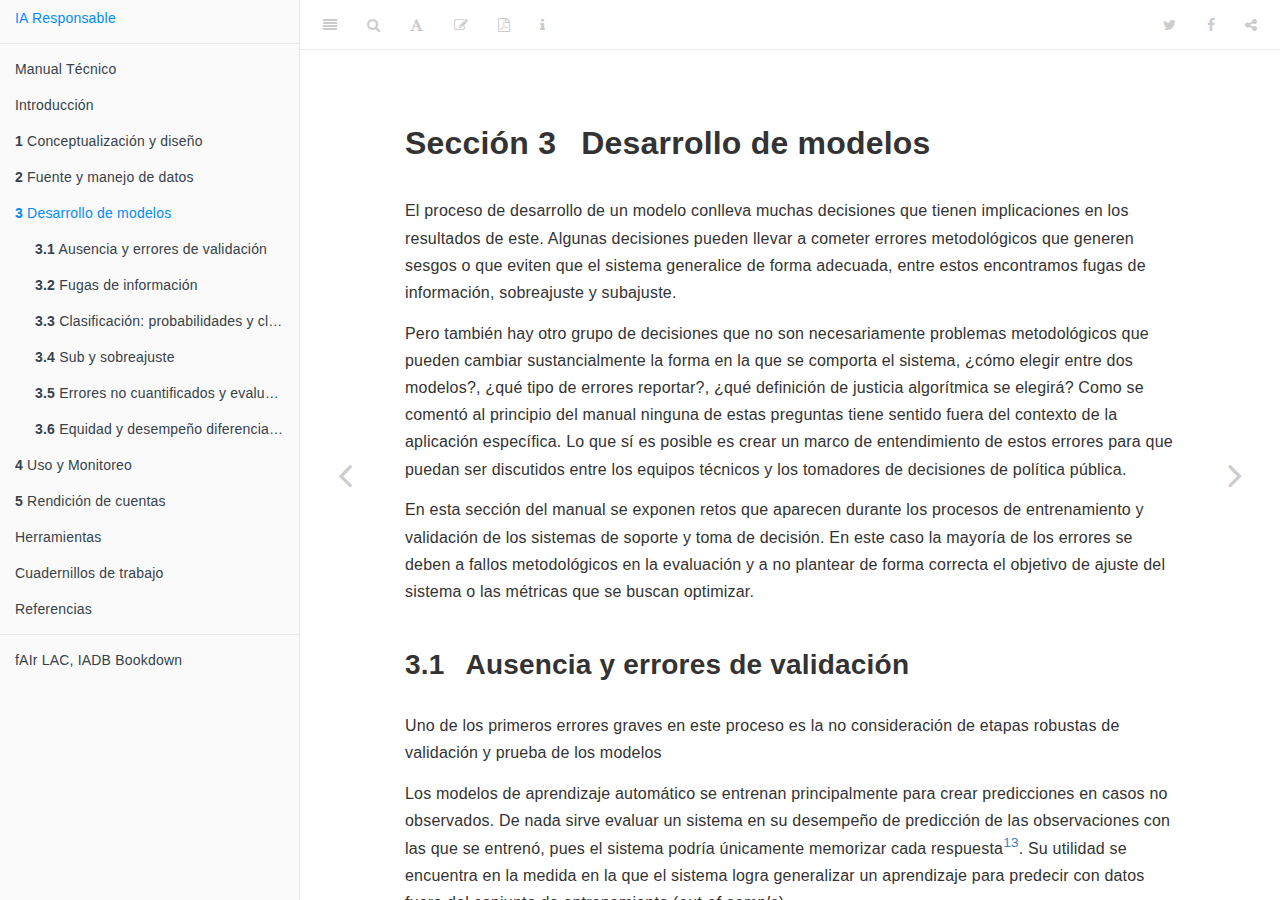
<file: desarrollo-de-modelos.html>
<!DOCTYPE html>
<html lang="" xml:lang="">
<head>

  <meta charset="utf-8" />
  <meta http-equiv="X-UA-Compatible" content="IE=edge" />
  <title>Sección 3 Desarrollo de modelos | IA Responsable (Ciclo de vida de IA)</title>
  <meta name="description" content="Documento guía y cuadernos de trabajo para evaluar y mejorar el uso responsable de aprendizaje de máquina e Inteligencia Artifical" />
  <meta name="generator" content="bookdown 0.18 and GitBook 2.6.7" />

  <meta property="og:title" content="Sección 3 Desarrollo de modelos | IA Responsable (Ciclo de vida de IA)" />
  <meta property="og:type" content="book" />
  
  
  <meta property="og:description" content="Documento guía y cuadernos de trabajo para evaluar y mejorar el uso responsable de aprendizaje de máquina e Inteligencia Artifical" />
  

  <meta name="twitter:card" content="summary" />
  <meta name="twitter:title" content="Sección 3 Desarrollo de modelos | IA Responsable (Ciclo de vida de IA)" />
  
  <meta name="twitter:description" content="Documento guía y cuadernos de trabajo para evaluar y mejorar el uso responsable de aprendizaje de máquina e Inteligencia Artifical" />
  




  <meta name="viewport" content="width=device-width, initial-scale=1" />
  <meta name="apple-mobile-web-app-capable" content="yes" />
  <meta name="apple-mobile-web-app-status-bar-style" content="black" />
  
  
<link rel="prev" href="fuente-y-manejo-de-datos.html"/>
<link rel="next" href="uso-y-monitoreo.html"/>
<script src="libs/jquery-2.2.3/jquery.min.js"></script>
<link href="libs/gitbook-2.6.7/css/style.css" rel="stylesheet" />
<link href="libs/gitbook-2.6.7/css/plugin-table.css" rel="stylesheet" />
<link href="libs/gitbook-2.6.7/css/plugin-bookdown.css" rel="stylesheet" />
<link href="libs/gitbook-2.6.7/css/plugin-highlight.css" rel="stylesheet" />
<link href="libs/gitbook-2.6.7/css/plugin-search.css" rel="stylesheet" />
<link href="libs/gitbook-2.6.7/css/plugin-fontsettings.css" rel="stylesheet" />
<link href="libs/gitbook-2.6.7/css/plugin-clipboard.css" rel="stylesheet" />











<style type="text/css">
a.sourceLine { display: inline-block; line-height: 1.25; }
a.sourceLine { pointer-events: none; color: inherit; text-decoration: inherit; }
a.sourceLine:empty { height: 1.2em; }
.sourceCode { overflow: visible; }
code.sourceCode { white-space: pre; position: relative; }
pre.sourceCode { margin: 0; }
@media screen {
div.sourceCode { overflow: auto; }
}
@media print {
code.sourceCode { white-space: pre-wrap; }
a.sourceLine { text-indent: -1em; padding-left: 1em; }
}
pre.numberSource a.sourceLine
  { position: relative; left: -4em; }
pre.numberSource a.sourceLine::before
  { content: attr(data-line-number);
    position: relative; left: -1em; text-align: right; vertical-align: baseline;
    border: none; pointer-events: all; display: inline-block;
    -webkit-touch-callout: none; -webkit-user-select: none;
    -khtml-user-select: none; -moz-user-select: none;
    -ms-user-select: none; user-select: none;
    padding: 0 4px; width: 4em;
    color: #aaaaaa;
  }
pre.numberSource { margin-left: 3em; border-left: 1px solid #aaaaaa;  padding-left: 4px; }
div.sourceCode
  {  }
@media screen {
a.sourceLine::before { text-decoration: underline; }
}
code span.al { color: #ff0000; font-weight: bold; } /* Alert */
code span.an { color: #60a0b0; font-weight: bold; font-style: italic; } /* Annotation */
code span.at { color: #7d9029; } /* Attribute */
code span.bn { color: #40a070; } /* BaseN */
code span.bu { } /* BuiltIn */
code span.cf { color: #007020; font-weight: bold; } /* ControlFlow */
code span.ch { color: #4070a0; } /* Char */
code span.cn { color: #880000; } /* Constant */
code span.co { color: #60a0b0; font-style: italic; } /* Comment */
code span.cv { color: #60a0b0; font-weight: bold; font-style: italic; } /* CommentVar */
code span.do { color: #ba2121; font-style: italic; } /* Documentation */
code span.dt { color: #902000; } /* DataType */
code span.dv { color: #40a070; } /* DecVal */
code span.er { color: #ff0000; font-weight: bold; } /* Error */
code span.ex { } /* Extension */
code span.fl { color: #40a070; } /* Float */
code span.fu { color: #06287e; } /* Function */
code span.im { } /* Import */
code span.in { color: #60a0b0; font-weight: bold; font-style: italic; } /* Information */
code span.kw { color: #007020; font-weight: bold; } /* Keyword */
code span.op { color: #666666; } /* Operator */
code span.ot { color: #007020; } /* Other */
code span.pp { color: #bc7a00; } /* Preprocessor */
code span.sc { color: #4070a0; } /* SpecialChar */
code span.ss { color: #bb6688; } /* SpecialString */
code span.st { color: #4070a0; } /* String */
code span.va { color: #19177c; } /* Variable */
code span.vs { color: #4070a0; } /* VerbatimString */
code span.wa { color: #60a0b0; font-weight: bold; font-style: italic; } /* Warning */
</style>

<link rel="stylesheet" href="css/style.css" type="text/css" />
<link rel="stylesheet" href="css/toc.css" type="text/css" />
</head>

<body>



  <div class="book without-animation with-summary font-size-2 font-family-1" data-basepath=".">

    <div class="book-summary">
      <nav role="navigation">

<ul class="summary">
<li><a href="./index.html">IA Responsable</a></li>

<li class="divider"></li>
<li class="chapter" data-level="" data-path="index.html"><a href="index.html"><i class="fa fa-check"></i>Manual Técnico</a><ul>
<li class="chapter" data-level="" data-path="index.html"><a href="index.html#iniciativa-fair-lac"><i class="fa fa-check"></i>Iniciativa fAIr LAC</a></li>
<li class="chapter" data-level="" data-path="index.html"><a href="index.html#por-qué-este-manual"><i class="fa fa-check"></i>¿Por qué este manual?</a></li>
<li class="chapter" data-level="" data-path="index.html"><a href="index.html#para-quién-es-este-manual"><i class="fa fa-check"></i>¿Para quién es este manual?</a><ul>
<li class="chapter" data-level="" data-path="index.html"><a href="index.html#banco-interamericano-de-desarrollo-bid---sector-social"><i class="fa fa-check"></i>Banco Interamericano de Desarrollo (BID) - Sector Social</a></li>
<li class="chapter" data-level="" data-path="index.html"><a href="index.html#banco-interamericano-de-desarrollo-bid-bid-lab"><i class="fa fa-check"></i>Banco Interamericano de Desarrollo (BID) – BID Lab</a></li>
<li class="chapter" data-level="" data-path="index.html"><a href="index.html#agradecimientos"><i class="fa fa-check"></i>Agradecimientos</a></li>
</ul></li>
</ul></li>
<li class="chapter" data-level="" data-path="introducción.html"><a href="introducción.html"><i class="fa fa-check"></i>Introducción</a><ul>
<li class="chapter" data-level="" data-path="introducción.html"><a href="introducción.html#ml-y-sistemas-de-tomasoporte-de-decisiones"><i class="fa fa-check"></i>ML y sistemas de toma/soporte de decisiones</a></li>
<li class="chapter" data-level="" data-path="introducción.html"><a href="introducción.html#componentes-de-un-sistema-de-ia-para-políticas-públicas"><i class="fa fa-check"></i>Componentes de un sistema de IA para políticas públicas</a><ul>
<li class="chapter" data-level="" data-path="introducción.html"><a href="introducción.html#ciclo-de-vida-de-la-política-pública-con-ia"><i class="fa fa-check"></i>Ciclo de vida de la política pública con IA</a></li>
</ul></li>
<li class="chapter" data-level="" data-path="introducción.html"><a href="introducción.html#retos-del-ciclo-de-vida-del-ml"><i class="fa fa-check"></i>Retos del ciclo de vida del ML</a></li>
</ul></li>
<li class="chapter" data-level="1" data-path="conceptualización-y-diseño.html"><a href="conceptualización-y-diseño.html"><i class="fa fa-check"></i><b>1</b> Conceptualización y diseño</a><ul>
<li class="chapter" data-level="1.1" data-path="conceptualización-y-diseño.html"><a href="conceptualización-y-diseño.html#definición-correcta-del-problema-y-de-la-respuesta-de-política-pública"><i class="fa fa-check"></i><b>1.1</b> Definición correcta del problema y de la respuesta de política pública</a></li>
<li class="chapter" data-level="1.2" data-path="conceptualización-y-diseño.html"><a href="conceptualización-y-diseño.html#necesidad-y-proporcionalidad"><i class="fa fa-check"></i><b>1.2</b> Necesidad y Proporcionalidad</a></li>
</ul></li>
<li class="chapter" data-level="2" data-path="fuente-y-manejo-de-datos.html"><a href="fuente-y-manejo-de-datos.html"><i class="fa fa-check"></i><b>2</b> Fuente y manejo de datos</a><ul>
<li class="chapter" data-level="2.1" data-path="fuente-y-manejo-de-datos.html"><a href="fuente-y-manejo-de-datos.html#calidad-y-relevancia-de-los-datos-disponibles"><i class="fa fa-check"></i><b>2.1</b> Calidad y relevancia de los datos disponibles</a><ul>
<li class="chapter" data-level="2.1.1" data-path="fuente-y-manejo-de-datos.html"><a href="fuente-y-manejo-de-datos.html#reto-estados-indeseables-o-subóptimos-en-datos-recolectados"><i class="fa fa-check"></i><b>2.1.1</b> Reto: Estados indeseables o subóptimos en datos recolectados</a></li>
<li class="chapter" data-level="2.1.2" data-path="fuente-y-manejo-de-datos.html"><a href="fuente-y-manejo-de-datos.html#mala-correspondencia-entre-variables-disponibles-y-variables-ideales"><i class="fa fa-check"></i><b>2.1.2</b> Mala correspondencia entre variables disponibles y variables ideales</a></li>
</ul></li>
<li class="chapter" data-level="2.2" data-path="fuente-y-manejo-de-datos.html"><a href="fuente-y-manejo-de-datos.html#información-incompleta-acerca-de-la-población-objetivo"><i class="fa fa-check"></i><b>2.2</b> Información incompleta acerca de la población objetivo</a><ul>
<li class="chapter" data-level="2.2.1" data-path="fuente-y-manejo-de-datos.html"><a href="fuente-y-manejo-de-datos.html#muestras-probabilísticas-y-naturales"><i class="fa fa-check"></i><b>2.2.1</b> Muestras probabilísticas y naturales</a></li>
<li class="chapter" data-level="2.2.2" data-path="fuente-y-manejo-de-datos.html"><a href="fuente-y-manejo-de-datos.html#atributos-faltantes-o-incompletos"><i class="fa fa-check"></i><b>2.2.2</b> Atributos faltantes o incompletos</a></li>
</ul></li>
<li class="chapter" data-level="2.3" data-path="fuente-y-manejo-de-datos.html"><a href="fuente-y-manejo-de-datos.html#comparación-causal"><i class="fa fa-check"></i><b>2.3</b> Comparación causal</a></li>
</ul></li>
<li class="chapter" data-level="3" data-path="desarrollo-de-modelos.html"><a href="desarrollo-de-modelos.html"><i class="fa fa-check"></i><b>3</b> Desarrollo de modelos</a><ul>
<li class="chapter" data-level="3.1" data-path="desarrollo-de-modelos.html"><a href="desarrollo-de-modelos.html#ausencia-y-errores-de-validación"><i class="fa fa-check"></i><b>3.1</b> Ausencia y errores de validación</a></li>
<li class="chapter" data-level="3.2" data-path="desarrollo-de-modelos.html"><a href="desarrollo-de-modelos.html#fugas-de-información"><i class="fa fa-check"></i><b>3.2</b> Fugas de información</a><ul>
<li class="chapter" data-level="3.2.1" data-path="desarrollo-de-modelos.html"><a href="desarrollo-de-modelos.html#fugas-de-datos---variables-no-disponbiles-en-la-predicción"><i class="fa fa-check"></i><b>3.2.1</b> Fugas de datos - Variables no disponbiles en la predicción</a></li>
</ul></li>
<li class="chapter" data-level="3.3" data-path="desarrollo-de-modelos.html"><a href="desarrollo-de-modelos.html#clasificación-probabilidades-y-clases"><i class="fa fa-check"></i><b>3.3</b> Clasificación: probabilidades y clases</a></li>
<li class="chapter" data-level="3.4" data-path="desarrollo-de-modelos.html"><a href="desarrollo-de-modelos.html#sub-y-sobreajuste"><i class="fa fa-check"></i><b>3.4</b> Sub y sobreajuste</a></li>
<li class="chapter" data-level="3.5" data-path="desarrollo-de-modelos.html"><a href="desarrollo-de-modelos.html#errores-no-cuantificados-y-evaluación-humana"><i class="fa fa-check"></i><b>3.5</b> Errores no cuantificados y evaluación humana</a></li>
<li class="chapter" data-level="3.6" data-path="desarrollo-de-modelos.html"><a href="desarrollo-de-modelos.html#equidad-y-desempeño-diferencial-de-predictores"><i class="fa fa-check"></i><b>3.6</b> Equidad y desempeño diferencial de predictores</a></li>
</ul></li>
<li class="chapter" data-level="4" data-path="uso-y-monitoreo.html"><a href="uso-y-monitoreo.html"><i class="fa fa-check"></i><b>4</b> Uso y Monitoreo</a><ul>
<li class="chapter" data-level="4.1" data-path="uso-y-monitoreo.html"><a href="uso-y-monitoreo.html#degradación-de-desempeño"><i class="fa fa-check"></i><b>4.1</b> Degradación de desempeño</a></li>
<li class="chapter" data-level="4.2" data-path="uso-y-monitoreo.html"><a href="uso-y-monitoreo.html#experimentos-y-recopilación-de-datos"><i class="fa fa-check"></i><b>4.2</b> Experimentos y recopilación de datos</a></li>
</ul></li>
<li class="chapter" data-level="5" data-path="rendición-de-cuentas.html"><a href="rendición-de-cuentas.html"><i class="fa fa-check"></i><b>5</b> Rendición de cuentas</a><ul>
<li class="chapter" data-level="5.1" data-path="rendición-de-cuentas.html"><a href="rendición-de-cuentas.html#interpretabilidad-y-explicación-de-predicciones."><i class="fa fa-check"></i><b>5.1</b> Interpretabilidad y explicación de predicciones.</a></li>
<li class="chapter" data-level="5.2" data-path="rendición-de-cuentas.html"><a href="rendición-de-cuentas.html#explicabilidad-de-predicciones-individuales"><i class="fa fa-check"></i><b>5.2</b> Explicabilidad de predicciones individuales</a></li>
<li class="chapter" data-level="5.3" data-path="rendición-de-cuentas.html"><a href="rendición-de-cuentas.html#trazabilidad"><i class="fa fa-check"></i><b>5.3</b> Trazabilidad</a></li>
</ul></li>
<li class="chapter" data-level="" data-path="herramientas.html"><a href="herramientas.html"><i class="fa fa-check"></i>Herramientas</a><ul>
<li class="chapter" data-level="" data-path="herramientas.html"><a href="herramientas.html#herramienta-1-lista-de-verificación-checklist-de-ia-robusta-y-responsable"><i class="fa fa-check"></i>Herramienta 1: Lista de verificación (Checklist) de IA robusta y responsable</a></li>
<li class="chapter" data-level="" data-path="herramientas.html"><a href="herramientas.html#herramienta-2-perfil-de-datos"><i class="fa fa-check"></i>Herramienta 2: Perfil de Datos</a></li>
<li class="chapter" data-level="" data-path="herramientas.html"><a href="herramientas.html#herramienta-3-perfil-del-modelo"><i class="fa fa-check"></i>Herramienta 3: Perfil del Modelo</a></li>
</ul></li>
<li class="chapter" data-level="" data-path="cuadernillos-de-trabajo.html"><a href="cuadernillos-de-trabajo.html"><i class="fa fa-check"></i>Cuadernillos de trabajo</a><ul>
<li class="chapter" data-level="" data-path="cuadernillos-de-trabajo.html"><a href="cuadernillos-de-trabajo.html#mala-correspondencia-de-métrica-y-objetivos"><i class="fa fa-check"></i>Mala correspondencia de métrica y objetivos</a></li>
<li class="chapter" data-level="" data-path="cuadernillos-de-trabajo.html"><a href="cuadernillos-de-trabajo.html#muestras-naturales-y-sesgo"><i class="fa fa-check"></i>Muestras naturales y sesgo</a><ul>
<li class="chapter" data-level="5.3.1" data-path="cuadernillos-de-trabajo.html"><a href="cuadernillos-de-trabajo.html#muestras-naturales-mala-representatividad"><i class="fa fa-check"></i><b>5.3.1</b> Muestras naturales: mala representatividad</a></li>
<li class="chapter" data-level="5.3.2" data-path="cuadernillos-de-trabajo.html"><a href="cuadernillos-de-trabajo.html#natural"><i class="fa fa-check"></i><b>5.3.2</b> Muestras naturales: comparaciones causales</a></li>
</ul></li>
<li class="chapter" data-level="" data-path="cuadernillos-de-trabajo.html"><a href="cuadernillos-de-trabajo.html#desarrollo-de-los-modelos"><i class="fa fa-check"></i>Desarrollo de los modelos</a></li>
<li class="chapter" data-level="" data-path="cuadernillos-de-trabajo.html"><a href="cuadernillos-de-trabajo.html#fugas-entrenamiento-validación"><i class="fa fa-check"></i>Fugas Entrenamiento Validación</a><ul>
<li class="chapter" data-level="5.3.3" data-path="cuadernillos-de-trabajo.html"><a href="cuadernillos-de-trabajo.html#selección-de-variables-antes-de-dividir-los-datos"><i class="fa fa-check"></i><b>5.3.3</b> Selección de variables antes de dividir los datos</a></li>
<li class="chapter" data-level="5.3.4" data-path="cuadernillos-de-trabajo.html"><a href="cuadernillos-de-trabajo.html#sobremuestrear-antes-de-particionar"><i class="fa fa-check"></i><b>5.3.4</b> Sobremuestrear antes de particionar</a></li>
</ul></li>
<li class="chapter" data-level="" data-path="cuadernillos-de-trabajo.html"><a href="cuadernillos-de-trabajo.html#fugas-en-implementación"><i class="fa fa-check"></i>Fugas en implementación</a><ul>
<li class="chapter" data-level="5.3.5" data-path="cuadernillos-de-trabajo.html"><a href="cuadernillos-de-trabajo.html#variables-no-disponibles-al-momento-de-predicción"><i class="fa fa-check"></i><b>5.3.5</b> Variables no disponibles al momento de predicción</a></li>
</ul></li>
<li class="chapter" data-level="" data-path="cuadernillos-de-trabajo.html"><a href="cuadernillos-de-trabajo.html#evaluación-de-punto-de-corte"><i class="fa fa-check"></i>Evaluación de punto de corte</a></li>
<li class="chapter" data-level="" data-path="cuadernillos-de-trabajo.html"><a href="cuadernillos-de-trabajo.html#desbalance-de-clases"><i class="fa fa-check"></i>Desbalance de clases</a></li>
<li class="chapter" data-level="" data-path="cuadernillos-de-trabajo.html"><a href="cuadernillos-de-trabajo.html#equidad-con-atributos-protegidos"><i class="fa fa-check"></i>Equidad con atributos protegidos</a></li>
<li class="chapter" data-level="" data-path="cuadernillos-de-trabajo.html"><a href="cuadernillos-de-trabajo.html#interpretabilidad"><i class="fa fa-check"></i>Interpretabilidad</a></li>
<li class="chapter" data-level="" data-path="cuadernillos-de-trabajo.html"><a href="cuadernillos-de-trabajo.html#explicación-de-predicciones"><i class="fa fa-check"></i>Explicación de predicciones</a></li>
</ul></li>
<li class="chapter" data-level="" data-path="referencias.html"><a href="referencias.html"><i class="fa fa-check"></i>Referencias</a></li>
<li class="divider"></li>
<li><a href="http://fairlac.iadb.org/" target="blank">fAIr LAC, IADB Bookdown</a></li>

</ul>

      </nav>
    </div>

    <div class="book-body">
      <div class="body-inner">
        <div class="book-header" role="navigation">
          <h1>
            <i class="fa fa-circle-o-notch fa-spin"></i><a href="./">IA Responsable (Ciclo de vida de IA)</a>
          </h1>
        </div>

        <div class="page-wrapper" tabindex="-1" role="main">
          <div class="page-inner">

            <section class="normal" id="section-">
<div id="desarrollo-de-modelos" class="section level1">
<h1><span class="header-section-number">Sección 3</span> Desarrollo de modelos</h1>
<p>El proceso de desarrollo de un modelo conlleva muchas decisiones que tienen implicaciones en los resultados de este. Algunas decisiones pueden llevar a cometer errores metodológicos que generen sesgos o que eviten que el sistema generalice de forma adecuada, entre estos encontramos fugas de información, sobreajuste y subajuste.</p>
<p>Pero también hay otro grupo de decisiones que no son necesariamente problemas metodológicos que pueden cambiar sustancialmente la forma en la que se comporta el sistema, ¿cómo elegir entre dos modelos?, ¿qué tipo de errores reportar?, ¿qué definición de justicia algorítmica se elegirá? Como se comentó al principio del manual ninguna de estas preguntas tiene sentido fuera del contexto de la aplicación específica. Lo que sí es posible es crear un marco de entendimiento de estos errores para que puedan ser discutidos entre los equipos técnicos y los tomadores de decisiones de política pública.</p>
<p>En esta sección del manual se exponen retos que aparecen durante los procesos de entrenamiento y validación de los sistemas de soporte y toma de decisión. En este caso la mayoría de los errores se deben a fallos metodológicos en la evaluación y a no plantear de forma correcta el objetivo de ajuste del sistema o las métricas que se buscan optimizar.</p>
<div id="ausencia-y-errores-de-validación" class="section level2">
<h2><span class="header-section-number">3.1</span> Ausencia y errores de validación</h2>
<p>Uno de los primeros errores graves en este proceso es la no consideración de
etapas robustas de validación y prueba de los modelos</p>
<p>Los modelos de aprendizaje automático se entrenan principalmente para crear predicciones en casos no observados. De nada sirve evaluar un sistema en su desempeño de predicción de las observaciones con las que se entrenó, pues el sistema podría únicamente memorizar cada respuesta<a href="#fn13" class="footnote-ref" id="fnref13"><sup>13</sup></a>. Su utilidad se encuentra en la medida en la que el sistema logra generalizar un aprendizaje para predecir con datos fuera del conjunto de entrenamiento (<em>out-of-sample</em>).</p>
<p>La validación generalmente involucra al menos dos muestras (1 y 2), y de preferencia tres:</p>
<ol style="list-style-type: decimal">
<li><strong>Datos de entrenamiento</strong>: Subconjunto de los datos utilizados para entrenar el modelo.<br />
</li>
<li><strong>Datos de validación</strong>: Subconjunto de los datos con los que se evalúa el entrenamiento de forma iterativa.<br />
</li>
<li><strong>Datos de prueba</strong>: Subconjunto de los datos que se deben mantener ocultos hasta después de seleccionar el modelo y son usados para confirmar los resultados.</li>
</ol>
<p>Para evitar que una partición aleatoria en datos de entrenamiento y validación favorezca o perjudique la evaluación, en general se hace una validación cruzada. Esto consiste en dividir los datos en <em>k</em> pedazos, calculando el promedio de <em>k</em> evaluaciones, donde los datos de validación son cada uno de los pedazos y los k-1 restantes son los datos de entrenamiento. Esto en inglés se llama <em>k-fold evaluation</em> y normalmente se escoge <em>k=5</em> o <em>k=10</em>.</p>
<div class="figure"><span id="fig:ciclo"></span>
<img src="images/etapas-modelo.png" alt="Etapas de evaluación. Construcción propia." width="80%" />
<p class="caption">
Ilustración 3.1: Etapas de evaluación. Construcción propia.
</p>
</div>

<div class="rmdnote">
El primer reto es no tener un proceso de validación apropiado o que incluso sea inexistente. En este caso, los resultados del modelo se presentarían únicamente con el desempeño del conjunto de datos de entrenamiento. Las métricas de desempeño de este conjunto no deberían utilizarse como indicador del potencial comportamiento del modelo para casos nuevos ya que podría estar sobreestimando su desempeño.
</div>

<p>Una validación exitosa está también relacionada a los criterios de calidad tales como la completitud y representatividad de la información que vimos en el capítulo anterior, ya que, si la población objetivo es distinta a la representada por datos utilizados durante el entrenamiento, aunque el proceso de evaluación se haya realizado de forma correcta, se puede tener un comportamiento completamente distinto.</p>

<div class="rmdtip">
<p><strong>Medidas: ausencia de muestras de validación</strong></p>
<ul>
<li>(Cuantitativa) ¿Se construyeron las muestras de validación y prueba adecuadamente? Considerando un tamaño apropiado, cubriendo a subgrupos de interés y protegidos y evitando fugas de información durante su implementación
− La construcción de la muestra de validación debe ser producida bajo un diseño muestral que permita inferencia a la población objetivo (<span class="citation">Lohr (<a href="referencias.html#ref-lohr">2009</a>)</span>).<br />
− La muestra de validación debe cubrir a subgrupos de interés y protegidos, de manera que sea posible hacer inferencia a sus subpoblaciones. Eso incluye tamaños de muestras adecuados según metodología de muestreo (<span class="citation">Lohr (<a href="referencias.html#ref-lohr">2009</a>)</span>).<br />
− Si no está disponible tal muestra, es indispensable un análisis de riesgos y limitaciones de la muestra natural, conducida por expertos y personas que conozcan el proceso que generó esos datos muestrales.
</div></li>
</ul>
</div>
<div id="fugas-de-información" class="section level2">
<h2><span class="header-section-number">3.2</span> Fugas de información</h2>
<p>Las fugas de información (<span class="citation">Kaufman, Rosset, and Perlich (<a href="referencias.html#ref-kaufman">2011</a>)</span>) ponen en duda la validación de modelos como manera de estimar el desempeño en producción de los métodos de aprendizaje automático. Esto ocurre de dos maneras:</p>
<ul>
<li><p>Fugas de entrenamiento-validación: La muestra de entrenamiento recibe <em>fugas</em> de los datos de validación, lo que implica el uso de datos de validación en entrenamiento e invalida la estimación del error de predicción.</p></li>
<li><p>Fugas de datos no disponibles en la predicción: Muestras de validación y entrenamiento tienen agrupaciones temporales o de otro tipo que no se conservan en el proceso de entrenamiento y validación. En este caso, entrenamiento y validación recibe <em>fugas</em> de información que no estará disponible el momento de hacer predicciones.</p></li>
</ul>

<div class="rmdnote">
<p><strong>Reto: fugas entrenamiento-validación</strong></p>
<p>Si alguna parte de los datos de validación/prueba se utiliza en la construcción de los modelos durante entrenamiento, la muestra de validación/prueba no cumple su función de dar una estimación realista (<em>out of sample</em>) del error en producción.</p>
<p>Otro fenómeno común de fuga de información es el uso iterativo del conjunto de prueba para el ajuste de hiper-parámetros. El uso de este conjunto en más de una ocasión transmite información del conjunto de prueba al modelo que puede llevar a sobreestimar su precisión.</p>
</div>


<div class="rmdtip">
<p><strong>Medidas: fugas entrenamiento-validación</strong></p>
<ul>
<li><p>(Cuantitativa) Cualquier procesamiento y preparación de datos de entrenamiento debe evitar usar los datos de validación o prueba de ninguna manera. Se debe mantener una barrera sólida entre entrenamiento vs validación y prueba.</p>
</div></li>
</ul>
<p>Esto incluye recodificación de datos, normalizaciones, selección de variables, identificación de datos atípicos y cualquier otro tipo de preparación de cualquier variable a ser incluida en los modelos. Esto incluye también ponderaciones o balance de muestras basados en sobre/sub muestreo.</p>
<div id="fugas-de-datos---variables-no-disponbiles-en-la-predicción" class="section level3">
<h3><span class="header-section-number">3.2.1</span> Fugas de datos - Variables no disponbiles en la predicción</h3>

<div class="rmdnote">
<p><strong>Reto: Fugas de datos - Variables no disponbiles en la predicción</strong></p>
<p>Algunos modelos son riesgosos de poner en producción
pues utilizan variables en entrenamiento y validación que no estarán disponibles
en la misma forma al momento de poner en producción. Esto generalmente
tiene ver con temporalidad de los datos o agrupaciones particulares.</p>
</div>

<p>En el caso más extremo, aunque quizá más fácil de detectar, existen variables presentes en datos de entrenamiento que no estarán disponibles en producción. En casos más sutiles este error puede ser difícil de detectar ya que la variable está presente pero la información se actualiza de forma retroactiva.</p>
<p>Este tipo de error generalmente produce modelos que parecen muy optimistas, y ocurre de muchas maneras.</p>
<p>Un ejemplo de esto se puede observar en estadísticas de criminalidad y mortalidad. Los reportes de un robo ante las autoridades pueden tardar en reportarse en las bases de datos (por burocracia o procesos administrativos) y la incidencia observada de un periodo podría incrementarse sistemáticamente conforme pasa más tiempo. Este modelo tendría una fuga de datos no disponibles en la predicción, pues al momento de predecir actividad criminal al tiempo los datos temporales más cercanos presentarían un patrón a la baja. El modelo puede parecer preciso, pero en producción su exactitud se verá considerablemente degradada. Otro ejemplo es que siempre habrá más casos de criminalidad donde hay más control policíaco y menos donde no lo hay, Es decir, el sesgo de las observaciones refuerza el mismo sesgo.</p>

<div class="rmdtip">
<p><strong>Medida: fugas de datos no disponbiles en la predicción</strong></p>
<p>El esquema de validación debe replicar tan cerca como sea posible el esquema bajo el cual se aplicarán las predicciones. Esto incluye que hay que replicar:
* Ventanas temporales de observación y registro de variables y ventanas de predicción.<br />
* Si existen grupos en los datos, considerar si tendremos información disponible de cada grupo cuando hacemos la predicción, o es necesario predecir para nuevos grupos.</p>
</div>

<div id="ejemplo" class="section level4 unnumbered">
<h4>Ejemplo</h4>
<p>Supóngase que se quiere predecir, en varias regiones o ciudades, el daño de edificios a partir de fotos aéreas después de un temblor, usando como métrica objetivo peritajes de los edificios seleccionados. En la validación se podría cometer el error de no respetar la agrupación regional, y el modelo podría parecer dar buenas predicciones. En la realidad, se aplicaría para una región sobre la cual no hay información. La validación debe considerar la necesidad de predecir para puntos en regiones enteras sin tener información adicional de tal región (es decir, la validación debe estratificar por región).</p>
</div>
</div>
</div>
<div id="clasificación-probabilidades-y-clases" class="section level2">
<h2><span class="header-section-number">3.3</span> Clasificación: probabilidades y clases</h2>

<div class="rmdnote">
<p><strong>Reto: Métricas de evaluación fuera de contexto</strong></p>
<ul>
<li>En problemas de clasificación, los puntos de corte o decisiones de clasificación se toman con criterios vagamente relacionados con el contexto de la decisión.</li>
</ul>
</div>

<p>La mayoría se construye mediante el análisis de la matriz de confusión de clasificación.</p>
<table>
<thead>
<tr class="header">
<th align="left"></th>
<th align="left"></th>
<th align="right">Real</th>
<th align="right"></th>
</tr>
</thead>
<tbody>
<tr class="odd">
<td align="left"></td>
<td align="left"></td>
<td align="right">Positivos</td>
<td align="right">Negativos</td>
</tr>
<tr class="even">
<td align="left">Predicho</td>
<td align="left">Positivo</td>
<td align="right">Verdadero Positivo (VP)</td>
<td align="right">Falso Positivo (FP)</td>
</tr>
<tr class="odd">
<td align="left"></td>
<td align="left">Negativo</td>
<td align="right">Falso Negativo (FN)</td>
<td align="right">Verdadero Negativo (VN)</td>
</tr>
</tbody>
</table>
<ol style="list-style-type: decimal">
<li><strong>Exactitud (Accuracy)</strong>: Una de las métrica más utilizadas para evaluar los modelos de clasificación y es la fracción de las predicciones que el modelo tuvo correctas. Sin embargo, la precisión puede resultar muy engañosa cuando hay desbalance de clases.</li>
</ol>
<p><span class="math display">\[\text{Exactitud} = \frac{\text{ VP+VN }}{\text{ VP + VN + FP + FN}}\]</span></p>
<ol start="2" style="list-style-type: decimal">
<li><strong>Precisión</strong>: Fracción de aquellos clasificados como positivos por el modelo que en realidad eran positivos.</li>
</ol>
<p><span class="math display">\[\text{Precision} = \frac{VP}{VP+FP}\]</span></p>
<ol start="3" style="list-style-type: decimal">
<li><strong>Sensibilidad (Recall)</strong>: Fracción de positivos que el modelo clasificó correctamente.</li>
</ol>
<p><span class="math display">\[\text{Sensibilidad} = \frac{VP}{VP+FN}\]</span>
3. <strong>Especificidad</strong>: Fracción de negativos que el modelo clasificó correctamente.</p>
<p><span class="math display">\[\text{Especificidad} = \frac{VN}{VN+FP}\]</span>
Sin embargo, estos criterios pueden ser muy engañosos dependiendo de la composición de la base de datos de entrenamiento y evaluación principalmente con datos desbalanceados donde una exactitud de 95% puede en realidad ser un modelo muy malo. Soluciones parciales a este problema incluyen usar medidas que combinan la precisión y la sensibilidad como la medida F o usar la sensibilidad, también llamada exhaustividad, de la clase más importante.</p>
<p>Adicionalmente el criterio que se debe de priorizar siempre deberá de ser analizado en función del contexto del problema a resolver. Por ejemplo, si el modelo está clasificando la prevalencia de una enfermedad mortal, el costo de no diagnosticar la enfermedad de una persona enferma es mucho mayor que el coste de enviar a una persona sana a más pruebas. En otras palabras, dependiendo de la aplicación, el costo de los falsos negativos es muy distinto al costo de los falsos positivos. Por esta razón se recomienda el uso de análisis costo beneficio ya que compara el resultado del modelo en el contexto de la toma de decisión.</p>

<div class="rmdtip">
<p><strong>Medida: Métricas de evaluación fuera de contexto</strong></p>
<ul>
<li>(Cualitativa) ¿Se cuestionaron las implicaciones de los diferentes tipos de errores para el caso de uso específico, así como la forma correcta de evaluarlos?<br />
</li>
<li>(Cualitativa) ¿Se explicó de forma clara las limitantes del modelo? Identificando tanto los falsos positivos como falsos negativos y las implicaciones que una decisión del sistema tendría en la vida de la población beneficiaria.<br />
</li>
<li>(Cuantitativa) ¿Se implementó un análisis costo-beneficio del sistema contra el status quo u otras estrategias de toma/soporte de decisión? (Cuando es posible)
</div></li>
</ul>

<div class="rmdnote">
<p><strong>Reto: Puntos de corte arbitrario</strong></p>
Muchas veces, en problemas de clasificación, se toma erróneamente un punto de corte de 0,5 para clasificación binaria, que es el valor por defecto de mucho de las técnicas de aprendizaje automático. Esta decisión se toma fuera del contexto de la decisión que se quiere tomar y puede tener implicaciones importantes. Como se mencionó en el punto anterior, para tener una mayor sensibilidad en la clase de interés o darles más valor a los falsos negativos, debemos usar un punto de corte menor a 0,5.
</div>


<div class="rmdtip">
<p><strong>Medida: puntos de corte arbitrario</strong></p>
<ul>
<li>(Cuantitativa) En problemas de clasificación ruidosos (no es posible acercarse a tener certidumbre para muchos casos), las probabilidades de clasificación en cada clase son instrumentos más apropiados para la toma de decisiones.<br />
</li>
<li>(Cuantitativa) Costos y utilidades pueden utilizarse, en combinación con las probabilidades, para tomar mejores decisiones caso por caso.</li>
</ul>
</div>


<div class="rmdnote">
<p><strong>Reto: Datos desbalanceados</strong></p>
<p>En problemas de clasificación muchas veces se presenta el fenómeno de que algunas clases tienen representación relativamente baja (por ejemplo, clases con menos de 1% de los casos totales). Estas clases presentan dificultades considerables en los modelos predictivos, pues puede ser que tengamos poca información acerca de esas clases y sea difícil discriminarlas exitosamente de otras clases, aun cuando contemos con la información correcta.</p>
</div>

<p>En datos con desbalance grande, <strong>predictores de clase</strong> (el algoritmo determina si una imagen es de un perro o un gato, por ejemplo) pueden tener desempeño malo (por ejemplo, nunca hacen predicciones de la clase minoritaria) aunque las medidas de desempeño sean buenas (si predecimos siempre la clase mayoritaria, la exactitud será igual al porcentaje de elementos en esta clase). Una solución es considerar las <strong>probabilidades de clase</strong> (el algoritmo da la probabilidad de que una imagen contenga un perro) como salida principal.</p>

<div class="rmdtip">
<strong>Medidas: desbalance de clases</strong>
* (Cuantitativa) Hacer <strong>predicciones de probabilidad</strong> en lugar de clase. Estas probabilidades pueden ser incorporadas al proceso de decisión posterior como tales. Evitar puntos de corte estándar de probabilidad como 0.5, o predecir según máxima probabilidad.<br />
* (Cuantitativa) Cuando el número absoluto de casos minoritarios es muy chico, puede ser muy difícil encontrar información apropiada para discriminar esa clase. Se requiere <strong>recolectar</strong> más datos de la clase minoritaria.<br />
* (Cuantitativa) Submuestrear la clase dominante (ponderando hacia arriba los casos para no perder calibración) puede ser una estrategia exitosa para reducir el tamaño de los datos y tiempo de entrenamiento sin afectar desempeño predictivo.<br />
* (Cuantitativa) Replicar la clase minoritaria, para balancear mejor las clases (sobremuestro).<br />
* (Cuantitativa) Algunas técnicas de aprendizaje automático permiten ponderar cada clase por un peso distinto para que el peso total de cada clase quede balanceado. Si esto es posible, es preferible a sub o sobremuestreo.
</div>

<div id="ejemplos-3" class="section level4 unnumbered">
<h4>Ejemplos</h4>
<ul>
<li><p>Consideremos que tenemos 1 millón de datos, 999 mil negativos y mil positivos. Puede ser buena idea submuestrar los negativos por una fracción dada (por ejemplo 10%) ponderando cada caso muestreado por 10 en el ajuste y el postproceso.</p></li>
<li><p>Consideremos que tenemos 1 millón de datos, 999.950 mil negativos y 50 positivos. Puede ser imposible discriminar apropiadamente los 50 datos positivos. Construir conjuntos de validación empeora la situación: no es posible validar el desempeño predictivo ni construir un modelo con buen desempeño.</p></li>
</ul>
<p><strong>Observaciones</strong>:</p>
<ul>
<li><p>Sub y sobremuestreo alteran la proporción natural de positivos y negativos en los datos. Esto quiere decir que las probabilidades obtenidas están mal calibradas y tienen menos utilidad para la toma de decisiones.</p></li>
<li><p>Es importante recordar que los procesos de sub y sobre muestreo se tienen que realizar de forma posterior a la separación de la muestra en (entrenamiento, evaluación y validación) ya que de otra forma se puede tener fuga de información.</p></li>
</ul>
</div>
</div>
<div id="sub-y-sobreajuste" class="section level2">
<h2><span class="header-section-number">3.4</span> Sub y sobreajuste</h2>
<p>Sub y sobreajuste ocurren cuando la información predictiva en los datos es usada de manera poco apropiada para el objetivo final del aprendizaje automatizado que es la generalización del aprendizaje y su uso en conjuntos de datos no observados en el entrenamiento.</p>
<ul>
<li><p><strong>Sobreajuste</strong>: Se da cuando el modelo sobreentrena en las particularidades de los datos de entrenamiento. Un modelo demasiado complejo para los datos disponibles tiende a capturar características no informativas como parte de la estructura predictiva. Esto se refleja muchas veces en una brecha de error grande entre entrenamiento y validación. Estos pueden ser modelos ruidosos difíciles de interpretar, y las predicciones pueden ser inestables dependiendo del conjunto de datos particular que se utilice.</p></li>
<li><p><strong>Subajuste</strong>: Se da cuando agrupamos de más y damos poco peso a características individuales de los casos. Un modelo con subajuste tiende a ignorar patrones sólidos en la estructura predictiva. Esto se refleja en errores sistemáticos e identificables, por ejemplo, sub/sobre predicción sistemática para ciertos grupos o valores de las variables de entrada.</p></li>
</ul>
<div class="figure"><span id="fig:sub-sobre-ajuste"></span>
<img src="images/under_over_fit.png" alt="Sub y sobre ajuste" width="90%" />
<p class="caption">
Ilustración 3.2: Sub y sobre ajuste
</p>
</div>

<div class="rmdnote">
<p><strong>Reto: sub y sobreajuste</strong></p>
<ul>
<li>Modelos que presentan sub o sobreajuste son particularmente difíciles de interpretar, y comparaciones predictivas pueden ser malas.</li>
<li>Modelos subajustados pueden cometer errores sistemáticos que pueden afectar negativamente, por ejemplo, al tratamiento de grupos protegidos.</li>
<li>Modelos sobreajustados pueden tener predicciones inestables que cambian mucho dependiendo de los datos, por ejemplo, con cada actualización.</li>
</ul>
</div>

<p>Aunque sub y sobre ajuste puede producir resultados predictivos subóptimos, pueden producir rangos de error aceptables (según el contexto del problema, conocimiento experto, y objetivos) esto sucede sobretodo si no se diseñó una validación de forma correcta o si existe fuga de información entre los subconjuntos.</p>

<div class="rmdtip">
<p><strong>Medidas: sub y sobreajuste</strong></p>
<ul>
<li>(Cuantitativa) Sobreajuste: debe evitarse modelos cuya brecha validación - entrenamiento sea grande (indicios de sobreajuste). De ser necesario, deben afinarse métodos para moderar el sobreajuste como regularización, restricción del espacio funcional de modelos posibles, usar más datos de entrenamiento o perturbar los datos de entrenamiento, entre otros (<span class="citation">Hastie, Tibshirani, and Friedman (<a href="referencias.html#ref-ESL">2017</a>)</span>).
(Cuantitativa) Subajuste: deben revisarse subconjuntos importantes de casos (por ejemplo, grupos protegidos) para verificar que no existen errores sistemáticos indeseables.</li>
</ul>
</div>

<p><strong>Ejemplo (sesgo en procesamiento de caras)</strong>: Algunos algoritmos de preprocesamiento o afinación de fotos de caras tienden a producir caras del tipo racial que domina las datos. Este es un ejemplo de subajuste, donde en ciertos grupos raciales con menor representatividad en los datos toman demasiada información de las caras dominantes, lo cual produce sesgo para grupos de menor representatividad: las imágenes procesadas tienden a parecerse más a la del grupo dominante.</p>
</div>
<div id="errores-no-cuantificados-y-evaluación-humana" class="section level2">
<h2><span class="header-section-number">3.5</span> Errores no cuantificados y evaluación humana</h2>
<p>En muchos casos, existirán aspectos del modelo que no son medidos por las métricas de desempeño que se han escogido, relacionado con algún sesgo particular en las predicciones que no son deseables para la toma de decisiones.</p>
<p>Por ejemplo, en un sistema de búsqueda en documento que, aunque tenga buen desempeño de validación en las métricas, seleccione documentos que tiendan a ser demasiado cortos, produzcan resultados poco útiles o imparciales para búsquedas particulares, o prefiera documentos de tipo promocional o propagandístico. Las razones pueden ir desde errores de preprocesamiento (algunos atributos mal calculados) hasta la selección de atributos para hacer las predicciones que consideran sólo una parte del problema.</p>

<div class="rmdnote">
<p><strong>Reto: Fallas no medidas por el modelo</strong></p>
<p>Algoritmos o métodos predictivos producen resultados que de mala calidad según aspectos no medidos
por las métricas de validación, o que tienen mal desempeño para ciertos subconjuntos de datos no predefinidos. Esto puede
ser por varias razones:</p>
<ul>
<li>Errores de preprocesamiento en el momento de calcular predicciones.</li>
<li>Tratamiento de los datos que excluyen métricas importantes para hacer predicciones de calidad o no injustas.</li>
<li>Ausencia de métricas que midan cierto tipo de errores particulares graves</li>
</ul>
</div>

<p>Este puede ser un problema difícil, pues por su naturaleza son errores no visibles o medidos directamente. Es necesario
descubrir estos sesgos o errores fuera del contexto técnico de evaluación, y de ser posible incluir métricas adicionales
de evaluación que consideren estos problemas.</p>

<div class="rmdtip">
<p><strong>Medidas: errores no medidos y revisión humana</strong></p>
<ul>
<li>(Cualitativa) ¿Se realizó una evaluación humana con expertos del caso de uso para buscar sesgos o errores conocidos? (Por ejemplo, se pueden usar paneles de revisores que examinen predicciones particulares y consideren si son razonables o no. Estos paneles deben ser balanceados en cuanto al tipo de usuarios que se prevén, incluyendo tomadores de decisiones si es necesario).<br />
</li>
<li>(Cuantitativa) Esquemas de monitoreo de predicciones que permitan identificación de errores o sesgos no medidos. Por ejemplo, se pueden usar paneles de revisores que examinen predicciones particulares y consideren si son razonables o no. Estos paneles deben ser balanceados en cuanto al tipo de usuarios que se prevén, incluyendo tomadores de decisiones, si es necesario.
</div></li>
</ul>
</div>
<div id="equidad-y-desempeño-diferencial-de-predictores" class="section level2">
<h2><span class="header-section-number">3.6</span> Equidad y desempeño diferencial de predictores</h2>
<p>Métodos basados en aprendizaje automático pueden producir resultados injustos o discriminatorios para subgrupos (<span class="citation">Buolamwini and Gebru (<a href="referencias.html#ref-boulamwini">2018</a>)</span>), (<span class="citation">Barocas and Selbst (<a href="referencias.html#ref-barocas">2014</a>)</span>), (<span class="citation">Bolukbasi et al. (<a href="referencias.html#ref-bolukbasi">2016</a>)</span>). Estos resultados pueden estar ocasionados por todos los retos antes mencionados, tanto de la fuente y manejo de los datos como de errores en el diseño del modelo. Ejemplos de desempeño diferencial e inequidad pueden encontrarse en las citas de arriba, e incluye, por ejemplo, distintas tasas de aceptación para recibir beneficios en distintos grupos o errores de detección en caras humanas que son diferentes dependiendo de la raza.</p>
<p>Es importante recordar que la evaluación de los resultados de un sistema de toma/soporte de decisión se realiza tomando en cuenta los objetivos del tomador de decisiones que pueden ser distintos e incluso contradictorios a los objetivos desde el punto de vista del problema de aprendizaje automático. Por ejemplo, un tomador de decisiones podría sacrificar el desempeño global de un modelo para mejorar el desempeño del modelo en un subgrupo, aunque este subgrupo sea pequeño en comparación a la población en su conjunto (por ejemplo, una acción afirmativa para corregir alguna discriminación social existente).</p>
<p>Aunque el análisis de las implicaciones éticas en los modelos de aprendizaje automático y la relación que estas tienen con una definición de justicia es aún un campo de estudio abierto, existe una importante literatura que busca implantar definiciones matemáticas de equidad en los modelos para describir su imparcialidad o discriminación entre subgrupos y tomar decisiones que mitiguen resultados no deseados.</p>
<div id="términos" class="section level4 unnumbered">
<h4>Términos</h4>
<p><strong>Atributo protegido</strong>: una característica o variable <strong>protegida</strong> es aquella en que queremos que se cumpla cierto criterio de equidad en las predicciones. En un conjunto de datos podemos tener más de una variable protegida como edad, género, raza, etc.</p>

<div class="rmdnote">
<p><strong>Reto: Definición de justicia algorítmica y equidad algorítmica</strong></p>
Aún conociendo el verdadero valor de la variable que queremos predecir, las predicciones de un método dado dependen
fuertemente de una variable protegida. En particular, las tasas de error de distintos grupos de la variable protegida
pueden ser muy distintos.
</div>

<p>Lo que se entiende por “justicia” puede cambiar según la cultura y/o tradición de un grupo de población dado y puede ser también específico para un proyecto o problema de política pública. Por ejemplo, para ciertos casos se pueden buscar crear políticas que busquen equidad mediante acciones afirmativas como cuotas de diversidad e inclusión y políticas de reparación, mientras que en otros casos se puede buscar tomar decisiones equitativas bajo argumentos regionales o territoriales. Estos criterios se deben integrar en el proceso de diseño tanto como en el análisis de los datos de entrenamiento, durante la evaluación de los errores, así como en el resultado de las clasificaciones. La implementación de este proceso se puede separar en dos etapas importantes:</p>
<ul>
<li><p><strong>Justicia algorítmica</strong>: Representación matemática de una definición de justicia específica que se incorpora en el proceso de ajuste y selección de modelo. Es importante tomar en cuenta que estas definiciones pueden ser excluyentes, es decir satisfacer una podría implicar no satisfacer las demás (<span class="citation">Verma and Rubin (<a href="referencias.html#ref-verma">2018</a>)</span>).</p></li>
<li><p><strong>Inequidad algorítmica</strong>: Fallas técnicas en los modelos que producen disparidad de resultados para grupos protegidos que deben de evaluarse bajo la definición de justicia algorítmica determinada en el punto anterior (podría ser más de una). En el caso de clasificación binaria, cuando una de las alternativas es <em>deseable</em> para los individuos (por ejemplo, calificar para un beneficio, crédito, candidatura de un trabajo, etc.), esta situación de inequidad muchas veces implica que la estructura predictiva dependa <span class="citation">(Hardt, Price, and Srebro <a href="referencias.html#ref-hardt">2016</a>)</span> de la información que contiene la variable protegida acerca de la variable respuesta, con el riesgo de producir sesgos injustos para este sub grupo.</p></li>
</ul>
<p>El objetivo del modelador es establecer lineamientos para evitar que deficiencias en los modelos produzcan disparidades indeseables según los distintos subgrupos asociados a una variable protegida (por ejemplo, género, raza o nivel de marginación).</p>
<p>Para ello, es necesario seleccionar de antemano una definición de justicia algorítmica. Algunas de las más utilizadas son las siguientes (aunque pueden definirse otras dependiendo del problema particular y los objetivos de los tomadores de decisiones):</p>
</div>
<div id="a-omisión-de-variables-y-paridad-demográfica" class="section level4 unnumbered">
<h4>a) Omisión de variables y Paridad demográfica</h4>
<p>Dos estrategias no muy útiles para prevenir disparidades entre los grupos de <span class="math inline">\(A\)</span> son: <em>ignorar</em> la variable <span class="math inline">\(A\)</span> y
buscar <em>paridad demográfica</em> de predicciones, ya sea en términos proporcionales o absolutos.</p>
<p>En el primer caso, se pretende eliminar la posibilidad de disparidad <strong>no</strong> incluyendo
la variable <span class="math inline">\(A\)</span> en el proceso de construcción de predictores. Este enfoque no resuelve el problema ya que:</p>
<ul>
<li><p>Típicamente existen otros atributos asociados a <span class="math inline">\(A\)</span> que pueden producir
resultados similares en el entrenamiento aunque <span class="math inline">\(A\)</span> no se considere (por ejemplo, zona geográfico o código postal
y nivel socioeconómico).</p></li>
<li><p>Puede haber razones importantes para incluir <span class="math inline">\(A\)</span> en los modelos predictivos. Por ejemplo, en
el caso de presión arterial, existe variaciones en los grupos raciales (<span class="math inline">\(A\)</span>) en cuanto a predisposición a presión alta
(<span class="citation">Lackland (<a href="referencias.html#ref-hipertension">2014</a>)</span>), por lo tanto un modelo que evalúe riesgo sería más preciso y adecuado si incluye la variable <span class="math inline">\(A\)</span>.</p></li>
</ul>
<p>En el segundo caso, en <em>paridad demográfica</em> de predicciones se busca que las predicciones de los distintos grupos de <span class="math inline">\(A\)</span> sean similares: en el caso de clasificación, por ejemplo, que la tasa de positivos sea similar. Esto es poco deseable
por sí solo: por ejemplo, si quisiéramos construir un clasificador para cierta enfermedad, consideramos que es posible que
mujeres y hombres sean afectados de manera distinta. Sin embargo, la <em>paridad demográfica</em> puede ser un objetivo de los tomadores de decisiones, y eso debe tomarse en cuenta al momento de tomar la decisión asociada a la predicción.</p>
</div>
<div id="b-equidad-de-posibilidades" class="section level4 unnumbered">
<h4>b) Equidad de posibilidades</h4>
<p>El concepto de <strong>equidad de posibilidades</strong> (<span class="citation">(Hardt, Price, and Srebro <a href="referencias.html#ref-hardt">2016</a>)</span>) es uno menos dependiente de los objetivos de los tomadores de decisiones,
y se refiere al desempeño predictivo a lo largo de distintos grupos definidos por <span class="math inline">\(A\)</span>. Si <span class="math inline">\(Y\)</span> es la variable que queremos
predecir, y <span class="math inline">\(\hat{Y}\)</span> es nuestra predicción, decimos que nuestra predicción satisface <strong>equidad de posibilidades</strong> cuando</p>
<ul>
<li><span class="math inline">\(\hat{Y}\)</span> y <span class="math inline">\(A\)</span> son independientes dado el valor verdadero <span class="math inline">\(Y\)</span></li>
</ul>
<p>Esto quiere decir que <span class="math inline">\(A\)</span> no debe influir en la predicción cuando conocemos el valor verdadero <span class="math inline">\(Y\)</span>, o dicho de otra
manera: la pertenencia o no pertenencia al grupo protegido <span class="math inline">\(A\)</span> no debe influir en la probabilidad de la clasificación.</p>
<p>Se considera entonces que predictores que se alejan mucho de este criterio son susceptibles de incluir disparidades asociadas a la variable protegida A. Una implicación de este criterio es:
- Bajo el supuesto de equidad de posibilidades, las tasas de error predictivo sobre cada subgrupo de <span class="math inline">\(A\)</span> son similares y para clasificación binaria las tasas de falsos positivos y de falsos negativos son similares</p>
<div id="ejemplo-1" class="section level5 unnumbered">
<h5>Ejemplo</h5>
<p>Supongamos que se quiere crear un sistema para la selección de beneficiarios a una beca escolar para una universidad reconocida. La institución define como como variable protegida la pertenencia a una comunidad indígena (que supondremos en este caso toma dos valores: se autodenomina indígena o no se autodenomina indígena). El predictor satisface <strong>equidad de posibilidades</strong> cuando tanto la tasa de falsos positivos como la de falsos negativos son iguales para personas indígenas como personas que no lo son.</p>
</div>
</div>
<div id="c-justicia-contrafactual" class="section level4 unnumbered">
<h4>c) Justicia contrafactual:</h4>
<p>Esta medida considera que un predictor es “justo” si su resultado sigue siendo el mismo cuando se toma el valor del atributo protegido y se cambia a otro valor posible del atributo protegido (como por ejemplo introducir un cambio de raza, género u otra condición).</p>
<p>En la práctica no existe una respuesta única ni una medida de justicia algorítmica que funcione para todos los problemas y en la mayoría de los casos buscar el cumplimiento de una implica no cumplir totalmente con las demás, por lo que su elección se debe de hacer en el contexto del problema y se deben justificar sus razones. Equidad de oportunidad muchas veces es un criterio aceptable, que introduce criterios de justicia algorítmica permitiendo también optimizar otros resultados deseables.</p>

<div class="rmdtip">
<p><strong>Medidas: definición de justicia algorítmica</strong></p>
<ul>
<li>(Cualitativa) Identificar grupos o atributos protegidos. Por ejemplo: edad, género, raza, nivel de marginación, etc.</li>
<li>(Cualitativa) ¿Se definió con expertos y tomadores de decisiones la medida de justicia algorítmica a usarse en el proyecto?<br />
</li>
<li>(Cuantitativo) ¿Se ha comprobado la equidad de los resultados del modelo con respecto a los diferentes grupos de interés?</li>
</ul>
<p>Medidas de mitigación: inequidad algorítmica</p>
<ul>
<li>(Cuantitativa) Cuando existen atributos protegidos, debe evaluarse qué tanto se alejan las predicciones de la definición de justicia algorítmica elegida.<br />
</li>
<li>(Cuantitativa) Postprocesar adecuadamente las predicciones, si es necesario, para lograr el criterio de justicia algorítmica elegido (e.g., equidad de posibilidades, oportunidad).<br />
</li>
<li>(Cuantitativa) En el caso de clasificación, puntos de corte para distintos subgrupos pueden ajustarse para lograr equidad de oportunidad.<br />
</li>
<li>(Cuantitativa) Recolectar información más relevante de subgrupos protegidos (tanto casos como características) para mejorar el desempeño predictivo en grupos minoritarios.</li>
</ul>
</div>

<p>Esto en general implica que además de la decisión tomada en función de las predicciones depende de esta métrica adicional de equidad, y no solo del análisis costo-beneficio.</p>
</div>
<div id="actividad" class="section level4 unnumbered">
<h4>Actividad:</h4>
<p>Al terminar esta fase se recomienda el llenado de las secciones de Desarrollo de Modelo del Perfil de Modelo y llevar a cabo una discusión con el tomador de decisiones de políticas públicas.</p>

</div>
</div>
</div>
<div class="footnotes">
<hr />
<ol start="13">
<li id="fn13"><p>Este fenómeno está relacionado con el sobreajuste que se verá más adelante.<a href="desarrollo-de-modelos.html#fnref13" class="footnote-back">↩</a></p></li>
</ol>
</div>
            </section>

          </div>
        </div>
      </div>
<a href="fuente-y-manejo-de-datos.html" class="navigation navigation-prev " aria-label="Previous page"><i class="fa fa-angle-left"></i></a>
<a href="uso-y-monitoreo.html" class="navigation navigation-next " aria-label="Next page"><i class="fa fa-angle-right"></i></a>
    </div>
  </div>
<script src="libs/gitbook-2.6.7/js/app.min.js"></script>
<script src="libs/gitbook-2.6.7/js/lunr.js"></script>
<script src="libs/gitbook-2.6.7/js/clipboard.min.js"></script>
<script src="libs/gitbook-2.6.7/js/plugin-search.js"></script>
<script src="libs/gitbook-2.6.7/js/plugin-sharing.js"></script>
<script src="libs/gitbook-2.6.7/js/plugin-fontsettings.js"></script>
<script src="libs/gitbook-2.6.7/js/plugin-bookdown.js"></script>
<script src="libs/gitbook-2.6.7/js/jquery.highlight.js"></script>
<script src="libs/gitbook-2.6.7/js/plugin-clipboard.js"></script>
<script>
gitbook.require(["gitbook"], function(gitbook) {
gitbook.start({
"sharing": {
"github": false,
"facebook": true,
"twitter": true,
"linkedin": false,
"weibo": false,
"instapaper": false,
"vk": false,
"all": ["facebook", "twitter", "linkedin", "weibo", "instapaper"]
},
"fontsettings": {
"theme": "white",
"family": "sans",
"size": 2
},
"edit": {
"link": "https://github.com/EL-BID/Manual-IA-Responsable/edit/master/04-retos-modelacion.Rmd",
"text": "Edit"
},
"history": {
"link": null,
"text": null
},
"view": {
"link": null,
"text": null
},
"download": ["IA-responsable.pdf"],
"toc": {
"collapse": "section",
"scroll_highlight": true,
"toolbar": {
"position": "fixed"
}
}
});
});
</script>

<!-- dynamically load mathjax for compatibility with self-contained -->
<script>
  (function () {
    var script = document.createElement("script");
    script.type = "text/javascript";
    var src = "true";
    if (src === "" || src === "true") src = "https://mathjax.rstudio.com/latest/MathJax.js?config=TeX-MML-AM_CHTML";
    if (location.protocol !== "file:")
      if (/^https?:/.test(src))
        src = src.replace(/^https?:/, '');
    script.src = src;
    document.getElementsByTagName("head")[0].appendChild(script);
  })();
</script>
</body>

</html>
</file>
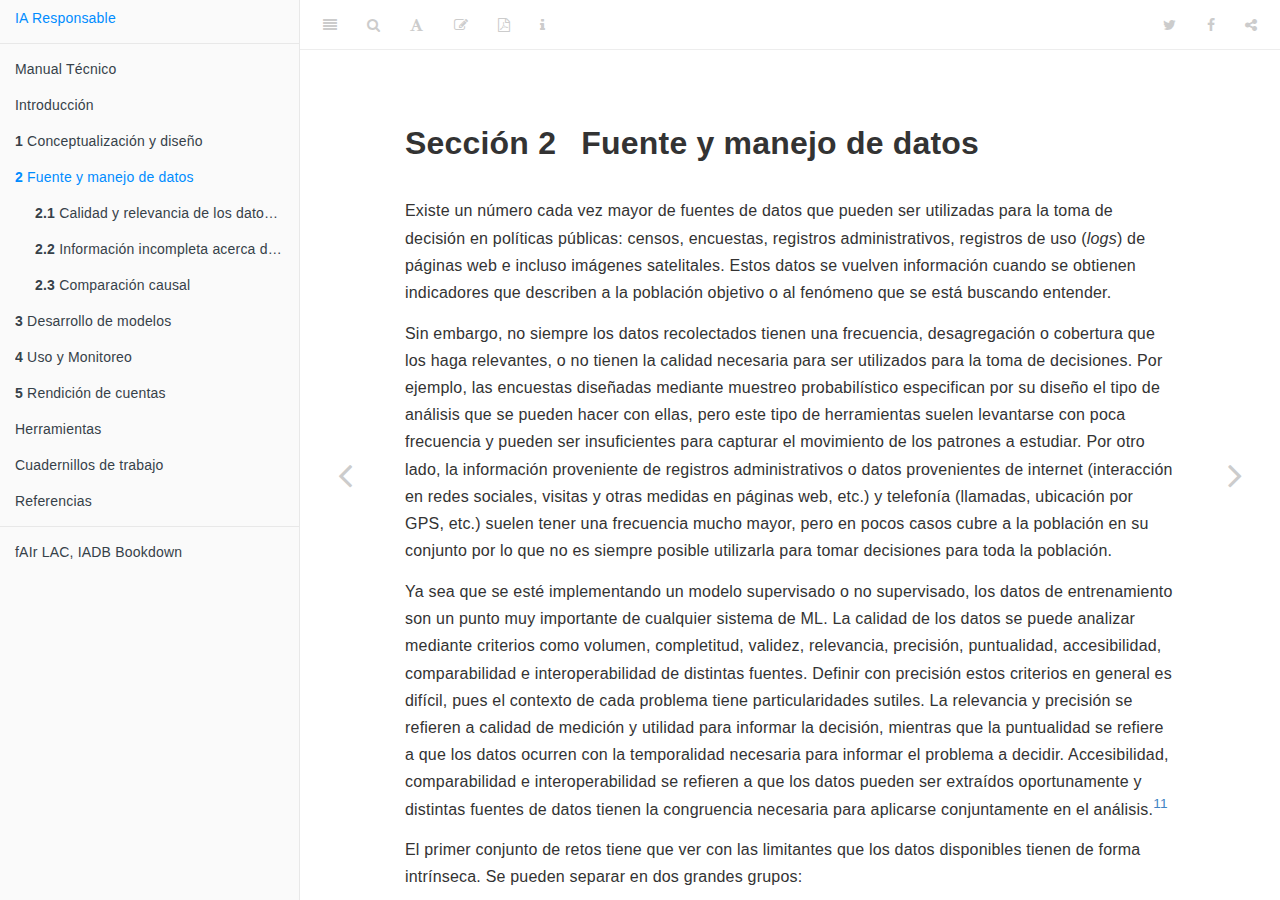
<file: fuente-y-manejo-de-datos.html>
<!DOCTYPE html>
<html lang="" xml:lang="">
<head>

  <meta charset="utf-8" />
  <meta http-equiv="X-UA-Compatible" content="IE=edge" />
  <title>Sección 2 Fuente y manejo de datos | IA Responsable (Ciclo de vida de IA)</title>
  <meta name="description" content="Documento guía y cuadernos de trabajo para evaluar y mejorar el uso responsable de aprendizaje de máquina e Inteligencia Artifical" />
  <meta name="generator" content="bookdown 0.18 and GitBook 2.6.7" />

  <meta property="og:title" content="Sección 2 Fuente y manejo de datos | IA Responsable (Ciclo de vida de IA)" />
  <meta property="og:type" content="book" />
  
  
  <meta property="og:description" content="Documento guía y cuadernos de trabajo para evaluar y mejorar el uso responsable de aprendizaje de máquina e Inteligencia Artifical" />
  

  <meta name="twitter:card" content="summary" />
  <meta name="twitter:title" content="Sección 2 Fuente y manejo de datos | IA Responsable (Ciclo de vida de IA)" />
  
  <meta name="twitter:description" content="Documento guía y cuadernos de trabajo para evaluar y mejorar el uso responsable de aprendizaje de máquina e Inteligencia Artifical" />
  




  <meta name="viewport" content="width=device-width, initial-scale=1" />
  <meta name="apple-mobile-web-app-capable" content="yes" />
  <meta name="apple-mobile-web-app-status-bar-style" content="black" />
  
  
<link rel="prev" href="conceptualización-y-diseño.html"/>
<link rel="next" href="desarrollo-de-modelos.html"/>
<script src="libs/jquery-2.2.3/jquery.min.js"></script>
<link href="libs/gitbook-2.6.7/css/style.css" rel="stylesheet" />
<link href="libs/gitbook-2.6.7/css/plugin-table.css" rel="stylesheet" />
<link href="libs/gitbook-2.6.7/css/plugin-bookdown.css" rel="stylesheet" />
<link href="libs/gitbook-2.6.7/css/plugin-highlight.css" rel="stylesheet" />
<link href="libs/gitbook-2.6.7/css/plugin-search.css" rel="stylesheet" />
<link href="libs/gitbook-2.6.7/css/plugin-fontsettings.css" rel="stylesheet" />
<link href="libs/gitbook-2.6.7/css/plugin-clipboard.css" rel="stylesheet" />











<style type="text/css">
a.sourceLine { display: inline-block; line-height: 1.25; }
a.sourceLine { pointer-events: none; color: inherit; text-decoration: inherit; }
a.sourceLine:empty { height: 1.2em; }
.sourceCode { overflow: visible; }
code.sourceCode { white-space: pre; position: relative; }
pre.sourceCode { margin: 0; }
@media screen {
div.sourceCode { overflow: auto; }
}
@media print {
code.sourceCode { white-space: pre-wrap; }
a.sourceLine { text-indent: -1em; padding-left: 1em; }
}
pre.numberSource a.sourceLine
  { position: relative; left: -4em; }
pre.numberSource a.sourceLine::before
  { content: attr(data-line-number);
    position: relative; left: -1em; text-align: right; vertical-align: baseline;
    border: none; pointer-events: all; display: inline-block;
    -webkit-touch-callout: none; -webkit-user-select: none;
    -khtml-user-select: none; -moz-user-select: none;
    -ms-user-select: none; user-select: none;
    padding: 0 4px; width: 4em;
    color: #aaaaaa;
  }
pre.numberSource { margin-left: 3em; border-left: 1px solid #aaaaaa;  padding-left: 4px; }
div.sourceCode
  {  }
@media screen {
a.sourceLine::before { text-decoration: underline; }
}
code span.al { color: #ff0000; font-weight: bold; } /* Alert */
code span.an { color: #60a0b0; font-weight: bold; font-style: italic; } /* Annotation */
code span.at { color: #7d9029; } /* Attribute */
code span.bn { color: #40a070; } /* BaseN */
code span.bu { } /* BuiltIn */
code span.cf { color: #007020; font-weight: bold; } /* ControlFlow */
code span.ch { color: #4070a0; } /* Char */
code span.cn { color: #880000; } /* Constant */
code span.co { color: #60a0b0; font-style: italic; } /* Comment */
code span.cv { color: #60a0b0; font-weight: bold; font-style: italic; } /* CommentVar */
code span.do { color: #ba2121; font-style: italic; } /* Documentation */
code span.dt { color: #902000; } /* DataType */
code span.dv { color: #40a070; } /* DecVal */
code span.er { color: #ff0000; font-weight: bold; } /* Error */
code span.ex { } /* Extension */
code span.fl { color: #40a070; } /* Float */
code span.fu { color: #06287e; } /* Function */
code span.im { } /* Import */
code span.in { color: #60a0b0; font-weight: bold; font-style: italic; } /* Information */
code span.kw { color: #007020; font-weight: bold; } /* Keyword */
code span.op { color: #666666; } /* Operator */
code span.ot { color: #007020; } /* Other */
code span.pp { color: #bc7a00; } /* Preprocessor */
code span.sc { color: #4070a0; } /* SpecialChar */
code span.ss { color: #bb6688; } /* SpecialString */
code span.st { color: #4070a0; } /* String */
code span.va { color: #19177c; } /* Variable */
code span.vs { color: #4070a0; } /* VerbatimString */
code span.wa { color: #60a0b0; font-weight: bold; font-style: italic; } /* Warning */
</style>

<link rel="stylesheet" href="css/style.css" type="text/css" />
<link rel="stylesheet" href="css/toc.css" type="text/css" />
</head>

<body>



  <div class="book without-animation with-summary font-size-2 font-family-1" data-basepath=".">

    <div class="book-summary">
      <nav role="navigation">

<ul class="summary">
<li><a href="./index.html">IA Responsable</a></li>

<li class="divider"></li>
<li class="chapter" data-level="" data-path="index.html"><a href="index.html"><i class="fa fa-check"></i>Manual Técnico</a><ul>
<li class="chapter" data-level="" data-path="index.html"><a href="index.html#iniciativa-fair-lac"><i class="fa fa-check"></i>Iniciativa fAIr LAC</a></li>
<li class="chapter" data-level="" data-path="index.html"><a href="index.html#por-qué-este-manual"><i class="fa fa-check"></i>¿Por qué este manual?</a></li>
<li class="chapter" data-level="" data-path="index.html"><a href="index.html#para-quién-es-este-manual"><i class="fa fa-check"></i>¿Para quién es este manual?</a><ul>
<li class="chapter" data-level="" data-path="index.html"><a href="index.html#banco-interamericano-de-desarrollo-bid---sector-social"><i class="fa fa-check"></i>Banco Interamericano de Desarrollo (BID) - Sector Social</a></li>
<li class="chapter" data-level="" data-path="index.html"><a href="index.html#banco-interamericano-de-desarrollo-bid-bid-lab"><i class="fa fa-check"></i>Banco Interamericano de Desarrollo (BID) – BID Lab</a></li>
<li class="chapter" data-level="" data-path="index.html"><a href="index.html#agradecimientos"><i class="fa fa-check"></i>Agradecimientos</a></li>
</ul></li>
</ul></li>
<li class="chapter" data-level="" data-path="introducción.html"><a href="introducción.html"><i class="fa fa-check"></i>Introducción</a><ul>
<li class="chapter" data-level="" data-path="introducción.html"><a href="introducción.html#ml-y-sistemas-de-tomasoporte-de-decisiones"><i class="fa fa-check"></i>ML y sistemas de toma/soporte de decisiones</a></li>
<li class="chapter" data-level="" data-path="introducción.html"><a href="introducción.html#componentes-de-un-sistema-de-ia-para-políticas-públicas"><i class="fa fa-check"></i>Componentes de un sistema de IA para políticas públicas</a><ul>
<li class="chapter" data-level="" data-path="introducción.html"><a href="introducción.html#ciclo-de-vida-de-la-política-pública-con-ia"><i class="fa fa-check"></i>Ciclo de vida de la política pública con IA</a></li>
</ul></li>
<li class="chapter" data-level="" data-path="introducción.html"><a href="introducción.html#retos-del-ciclo-de-vida-del-ml"><i class="fa fa-check"></i>Retos del ciclo de vida del ML</a></li>
</ul></li>
<li class="chapter" data-level="1" data-path="conceptualización-y-diseño.html"><a href="conceptualización-y-diseño.html"><i class="fa fa-check"></i><b>1</b> Conceptualización y diseño</a><ul>
<li class="chapter" data-level="1.1" data-path="conceptualización-y-diseño.html"><a href="conceptualización-y-diseño.html#definición-correcta-del-problema-y-de-la-respuesta-de-política-pública"><i class="fa fa-check"></i><b>1.1</b> Definición correcta del problema y de la respuesta de política pública</a></li>
<li class="chapter" data-level="1.2" data-path="conceptualización-y-diseño.html"><a href="conceptualización-y-diseño.html#necesidad-y-proporcionalidad"><i class="fa fa-check"></i><b>1.2</b> Necesidad y Proporcionalidad</a></li>
</ul></li>
<li class="chapter" data-level="2" data-path="fuente-y-manejo-de-datos.html"><a href="fuente-y-manejo-de-datos.html"><i class="fa fa-check"></i><b>2</b> Fuente y manejo de datos</a><ul>
<li class="chapter" data-level="2.1" data-path="fuente-y-manejo-de-datos.html"><a href="fuente-y-manejo-de-datos.html#calidad-y-relevancia-de-los-datos-disponibles"><i class="fa fa-check"></i><b>2.1</b> Calidad y relevancia de los datos disponibles</a><ul>
<li class="chapter" data-level="2.1.1" data-path="fuente-y-manejo-de-datos.html"><a href="fuente-y-manejo-de-datos.html#reto-estados-indeseables-o-subóptimos-en-datos-recolectados"><i class="fa fa-check"></i><b>2.1.1</b> Reto: Estados indeseables o subóptimos en datos recolectados</a></li>
<li class="chapter" data-level="2.1.2" data-path="fuente-y-manejo-de-datos.html"><a href="fuente-y-manejo-de-datos.html#mala-correspondencia-entre-variables-disponibles-y-variables-ideales"><i class="fa fa-check"></i><b>2.1.2</b> Mala correspondencia entre variables disponibles y variables ideales</a></li>
</ul></li>
<li class="chapter" data-level="2.2" data-path="fuente-y-manejo-de-datos.html"><a href="fuente-y-manejo-de-datos.html#información-incompleta-acerca-de-la-población-objetivo"><i class="fa fa-check"></i><b>2.2</b> Información incompleta acerca de la población objetivo</a><ul>
<li class="chapter" data-level="2.2.1" data-path="fuente-y-manejo-de-datos.html"><a href="fuente-y-manejo-de-datos.html#muestras-probabilísticas-y-naturales"><i class="fa fa-check"></i><b>2.2.1</b> Muestras probabilísticas y naturales</a></li>
<li class="chapter" data-level="2.2.2" data-path="fuente-y-manejo-de-datos.html"><a href="fuente-y-manejo-de-datos.html#atributos-faltantes-o-incompletos"><i class="fa fa-check"></i><b>2.2.2</b> Atributos faltantes o incompletos</a></li>
</ul></li>
<li class="chapter" data-level="2.3" data-path="fuente-y-manejo-de-datos.html"><a href="fuente-y-manejo-de-datos.html#comparación-causal"><i class="fa fa-check"></i><b>2.3</b> Comparación causal</a></li>
</ul></li>
<li class="chapter" data-level="3" data-path="desarrollo-de-modelos.html"><a href="desarrollo-de-modelos.html"><i class="fa fa-check"></i><b>3</b> Desarrollo de modelos</a><ul>
<li class="chapter" data-level="3.1" data-path="desarrollo-de-modelos.html"><a href="desarrollo-de-modelos.html#ausencia-y-errores-de-validación"><i class="fa fa-check"></i><b>3.1</b> Ausencia y errores de validación</a></li>
<li class="chapter" data-level="3.2" data-path="desarrollo-de-modelos.html"><a href="desarrollo-de-modelos.html#fugas-de-información"><i class="fa fa-check"></i><b>3.2</b> Fugas de información</a><ul>
<li class="chapter" data-level="3.2.1" data-path="desarrollo-de-modelos.html"><a href="desarrollo-de-modelos.html#fugas-de-datos---variables-no-disponbiles-en-la-predicción"><i class="fa fa-check"></i><b>3.2.1</b> Fugas de datos - Variables no disponbiles en la predicción</a></li>
</ul></li>
<li class="chapter" data-level="3.3" data-path="desarrollo-de-modelos.html"><a href="desarrollo-de-modelos.html#clasificación-probabilidades-y-clases"><i class="fa fa-check"></i><b>3.3</b> Clasificación: probabilidades y clases</a></li>
<li class="chapter" data-level="3.4" data-path="desarrollo-de-modelos.html"><a href="desarrollo-de-modelos.html#sub-y-sobreajuste"><i class="fa fa-check"></i><b>3.4</b> Sub y sobreajuste</a></li>
<li class="chapter" data-level="3.5" data-path="desarrollo-de-modelos.html"><a href="desarrollo-de-modelos.html#errores-no-cuantificados-y-evaluación-humana"><i class="fa fa-check"></i><b>3.5</b> Errores no cuantificados y evaluación humana</a></li>
<li class="chapter" data-level="3.6" data-path="desarrollo-de-modelos.html"><a href="desarrollo-de-modelos.html#equidad-y-desempeño-diferencial-de-predictores"><i class="fa fa-check"></i><b>3.6</b> Equidad y desempeño diferencial de predictores</a></li>
</ul></li>
<li class="chapter" data-level="4" data-path="uso-y-monitoreo.html"><a href="uso-y-monitoreo.html"><i class="fa fa-check"></i><b>4</b> Uso y Monitoreo</a><ul>
<li class="chapter" data-level="4.1" data-path="uso-y-monitoreo.html"><a href="uso-y-monitoreo.html#degradación-de-desempeño"><i class="fa fa-check"></i><b>4.1</b> Degradación de desempeño</a></li>
<li class="chapter" data-level="4.2" data-path="uso-y-monitoreo.html"><a href="uso-y-monitoreo.html#experimentos-y-recopilación-de-datos"><i class="fa fa-check"></i><b>4.2</b> Experimentos y recopilación de datos</a></li>
</ul></li>
<li class="chapter" data-level="5" data-path="rendición-de-cuentas.html"><a href="rendición-de-cuentas.html"><i class="fa fa-check"></i><b>5</b> Rendición de cuentas</a><ul>
<li class="chapter" data-level="5.1" data-path="rendición-de-cuentas.html"><a href="rendición-de-cuentas.html#interpretabilidad-y-explicación-de-predicciones."><i class="fa fa-check"></i><b>5.1</b> Interpretabilidad y explicación de predicciones.</a></li>
<li class="chapter" data-level="5.2" data-path="rendición-de-cuentas.html"><a href="rendición-de-cuentas.html#explicabilidad-de-predicciones-individuales"><i class="fa fa-check"></i><b>5.2</b> Explicabilidad de predicciones individuales</a></li>
<li class="chapter" data-level="5.3" data-path="rendición-de-cuentas.html"><a href="rendición-de-cuentas.html#trazabilidad"><i class="fa fa-check"></i><b>5.3</b> Trazabilidad</a></li>
</ul></li>
<li class="chapter" data-level="" data-path="herramientas.html"><a href="herramientas.html"><i class="fa fa-check"></i>Herramientas</a><ul>
<li class="chapter" data-level="" data-path="herramientas.html"><a href="herramientas.html#herramienta-1-lista-de-verificación-checklist-de-ia-robusta-y-responsable"><i class="fa fa-check"></i>Herramienta 1: Lista de verificación (Checklist) de IA robusta y responsable</a></li>
<li class="chapter" data-level="" data-path="herramientas.html"><a href="herramientas.html#herramienta-2-perfil-de-datos"><i class="fa fa-check"></i>Herramienta 2: Perfil de Datos</a></li>
<li class="chapter" data-level="" data-path="herramientas.html"><a href="herramientas.html#herramienta-3-perfil-del-modelo"><i class="fa fa-check"></i>Herramienta 3: Perfil del Modelo</a></li>
</ul></li>
<li class="chapter" data-level="" data-path="cuadernillos-de-trabajo.html"><a href="cuadernillos-de-trabajo.html"><i class="fa fa-check"></i>Cuadernillos de trabajo</a><ul>
<li class="chapter" data-level="" data-path="cuadernillos-de-trabajo.html"><a href="cuadernillos-de-trabajo.html#mala-correspondencia-de-métrica-y-objetivos"><i class="fa fa-check"></i>Mala correspondencia de métrica y objetivos</a></li>
<li class="chapter" data-level="" data-path="cuadernillos-de-trabajo.html"><a href="cuadernillos-de-trabajo.html#muestras-naturales-y-sesgo"><i class="fa fa-check"></i>Muestras naturales y sesgo</a><ul>
<li class="chapter" data-level="5.3.1" data-path="cuadernillos-de-trabajo.html"><a href="cuadernillos-de-trabajo.html#muestras-naturales-mala-representatividad"><i class="fa fa-check"></i><b>5.3.1</b> Muestras naturales: mala representatividad</a></li>
<li class="chapter" data-level="5.3.2" data-path="cuadernillos-de-trabajo.html"><a href="cuadernillos-de-trabajo.html#natural"><i class="fa fa-check"></i><b>5.3.2</b> Muestras naturales: comparaciones causales</a></li>
</ul></li>
<li class="chapter" data-level="" data-path="cuadernillos-de-trabajo.html"><a href="cuadernillos-de-trabajo.html#desarrollo-de-los-modelos"><i class="fa fa-check"></i>Desarrollo de los modelos</a></li>
<li class="chapter" data-level="" data-path="cuadernillos-de-trabajo.html"><a href="cuadernillos-de-trabajo.html#fugas-entrenamiento-validación"><i class="fa fa-check"></i>Fugas Entrenamiento Validación</a><ul>
<li class="chapter" data-level="5.3.3" data-path="cuadernillos-de-trabajo.html"><a href="cuadernillos-de-trabajo.html#selección-de-variables-antes-de-dividir-los-datos"><i class="fa fa-check"></i><b>5.3.3</b> Selección de variables antes de dividir los datos</a></li>
<li class="chapter" data-level="5.3.4" data-path="cuadernillos-de-trabajo.html"><a href="cuadernillos-de-trabajo.html#sobremuestrear-antes-de-particionar"><i class="fa fa-check"></i><b>5.3.4</b> Sobremuestrear antes de particionar</a></li>
</ul></li>
<li class="chapter" data-level="" data-path="cuadernillos-de-trabajo.html"><a href="cuadernillos-de-trabajo.html#fugas-en-implementación"><i class="fa fa-check"></i>Fugas en implementación</a><ul>
<li class="chapter" data-level="5.3.5" data-path="cuadernillos-de-trabajo.html"><a href="cuadernillos-de-trabajo.html#variables-no-disponibles-al-momento-de-predicción"><i class="fa fa-check"></i><b>5.3.5</b> Variables no disponibles al momento de predicción</a></li>
</ul></li>
<li class="chapter" data-level="" data-path="cuadernillos-de-trabajo.html"><a href="cuadernillos-de-trabajo.html#evaluación-de-punto-de-corte"><i class="fa fa-check"></i>Evaluación de punto de corte</a></li>
<li class="chapter" data-level="" data-path="cuadernillos-de-trabajo.html"><a href="cuadernillos-de-trabajo.html#desbalance-de-clases"><i class="fa fa-check"></i>Desbalance de clases</a></li>
<li class="chapter" data-level="" data-path="cuadernillos-de-trabajo.html"><a href="cuadernillos-de-trabajo.html#equidad-con-atributos-protegidos"><i class="fa fa-check"></i>Equidad con atributos protegidos</a></li>
<li class="chapter" data-level="" data-path="cuadernillos-de-trabajo.html"><a href="cuadernillos-de-trabajo.html#interpretabilidad"><i class="fa fa-check"></i>Interpretabilidad</a></li>
<li class="chapter" data-level="" data-path="cuadernillos-de-trabajo.html"><a href="cuadernillos-de-trabajo.html#explicación-de-predicciones"><i class="fa fa-check"></i>Explicación de predicciones</a></li>
</ul></li>
<li class="chapter" data-level="" data-path="referencias.html"><a href="referencias.html"><i class="fa fa-check"></i>Referencias</a></li>
<li class="divider"></li>
<li><a href="http://fairlac.iadb.org/" target="blank">fAIr LAC, IADB Bookdown</a></li>

</ul>

      </nav>
    </div>

    <div class="book-body">
      <div class="body-inner">
        <div class="book-header" role="navigation">
          <h1>
            <i class="fa fa-circle-o-notch fa-spin"></i><a href="./">IA Responsable (Ciclo de vida de IA)</a>
          </h1>
        </div>

        <div class="page-wrapper" tabindex="-1" role="main">
          <div class="page-inner">

            <section class="normal" id="section-">
<div id="fuente-y-manejo-de-datos" class="section level1">
<h1><span class="header-section-number">Sección 2</span> Fuente y manejo de datos</h1>
<p>Existe un número cada vez mayor de fuentes de datos que pueden ser utilizadas para la toma de decisión en políticas públicas: censos, encuestas, registros administrativos, registros de uso (<em>logs</em>) de páginas web e incluso imágenes satelitales. Estos datos se vuelven información cuando se obtienen indicadores que describen a la población objetivo o al fenómeno que se está buscando entender.</p>
<p>Sin embargo, no siempre los datos recolectados tienen una frecuencia, desagregación o cobertura que los haga relevantes, o no tienen la calidad necesaria para ser utilizados para la toma de decisiones. Por ejemplo, las encuestas diseñadas mediante muestreo probabilístico especifican por su diseño el tipo de análisis que se pueden hacer con ellas, pero este tipo de herramientas suelen levantarse con poca frecuencia y pueden ser insuficientes para capturar el movimiento de los patrones a estudiar. Por otro lado, la información proveniente de registros administrativos o datos provenientes de internet (interacción en redes sociales, visitas y otras medidas en páginas web, etc.) y telefonía (llamadas, ubicación por GPS, etc.) suelen tener una frecuencia mucho mayor, pero en pocos casos cubre a la población en su conjunto por lo que no es siempre posible utilizarla para tomar decisiones para toda la población.</p>
<p>Ya sea que se esté implementando un modelo supervisado o no supervisado, los datos de entrenamiento son un punto muy importante de cualquier sistema de ML. La calidad de los datos se puede analizar mediante criterios como volumen, completitud, validez, relevancia, precisión, puntualidad, accesibilidad, comparabilidad e interoperabilidad de distintas fuentes. Definir con precisión estos criterios en general es difícil, pues el contexto de cada problema tiene particularidades sutiles. La relevancia y precisión se refieren a calidad de medición y utilidad para informar la decisión, mientras que la puntualidad se refiere a que los datos ocurren con la temporalidad necesaria para informar el problema a decidir. Accesibilidad, comparabilidad e interoperabilidad se refieren a que los datos pueden ser extraídos oportunamente y distintas fuentes de datos tienen la congruencia necesaria para aplicarse conjuntamente en el análisis.<a href="#fn11" class="footnote-ref" id="fnref11"><sup>11</sup></a></p>
<p>El primer conjunto de retos tiene que ver con las limitantes que los datos disponibles tienen de forma intrínseca. Se pueden separar en dos grandes grupos:</p>
<ol style="list-style-type: decimal">
<li>Calidad y relevancia de los datos disponibles<br />
</li>
<li>Información completa acerca de la población objetivo</li>
</ol>
<div id="calidad-y-relevancia-de-los-datos-disponibles" class="section level2">
<h2><span class="header-section-number">2.1</span> Calidad y relevancia de los datos disponibles</h2>
<p>Los algoritmos de aprendizaje automático capturan patrones y relaciones observadas de los datos que reciben como entrenamiento, su objetivo es generalizar y poder identificar esos mismos patrones para casos nuevos no observados cuando el modelo fue entrenado. Por esta razón, los datos de entrenamiento condicionan la forma en la que el algoritmo se va a comportar. Sin embargo, no siempre los datos que se tienen disponibles son ideales para el caso de uso y para la decisión. Dos de los principales problemas son:</p>
<ol style="list-style-type: lower-roman">
<li>Estados indeseables o subóptimos en datos recolectados.<br />
</li>
<li>Mala correspondencia entre variables disponibles y variables ideales.</li>
</ol>
<div id="reto-estados-indeseables-o-subóptimos-en-datos-recolectados" class="section level3">
<h3><span class="header-section-number">2.1.1</span> Reto: Estados indeseables o subóptimos en datos recolectados</h3>
<p>El primer reto es no tomar en cuenta que los datos con los que entrenamos un modelo de ML pueden haber capturado estados indeseables del mundo real.</p>

<div class="rmdnote">
<ul>
<li>Cuando las variables respuesta son producidas por sistemas en estados indeseables desde el punto de vista de la política de interés. Estos “estados indeseables” pueden ser sesgos e inequidades perjudiciales para subgrupos, pero también puede ser cualquier otro patrón que se considere subóptimo o no deseable desde un punto de vista de política social, y generalmente es difícil tener información detallada acerca de esos defectos o inequidades.
</div></li>
</ul>
<div id="ejemplos" class="section level4 unnumbered">
<h4>Ejemplos</h4>
<ul>
<li><p>Un caso de este reto se dio en 2015 cuando Amazon experimentó con un sistema de recomendación de recursos humanos a partir de técnicas de aprendizaje supervisado. El modelo entrenaba con una base de datos de los procesos de selección de candidatos de la compañía almacenados durante los diez años anteriores. En esa base de datos se identificaba si un candidato había sido aceptado o rechazado para el trabajo por el departamento. El sistema se basaba en la hipótesis de que el algoritmo podría capturar buenos candidatos y reducir el trabajo del departamento de recursos humanos al hacer una primera selección de los candidatos. Lo que el equipo no había tomado en cuenta es que la industria de la tecnología se ha caracterizado por ser predominantemente masculina. Por lo que el sistema recomendaba una mayor proporción de hombres ya que más hombres habían sido aceptados en esos puestos históricamente creando un sesgo que parecía mostrar que los hombres eran más exitosos cuando en realidad estaba capturando una inequidad.</p></li>
<li><p>En sistemas judiciales que en algunos países tienden detener, procesar y castigar a personas de menores ingresos, grupos sociales, raciales o con menor educación. (Washingtonpost, 2019) Intentar predecir “variables respuesta” producidas por un sistema discriminatorio para tomar decisiones automáticas o como soporte en la decisión puede reproducir esa misma discriminación.</p></li>
</ul>

<div class="rmdtip">
<p><strong>Medidas: Estados indeseables o subóptimos en datos recolectados</strong></p>
<ul>
<li>(Cualitativa) Debe establecerse claramente que la utilización de la variable respuesta seleccionada está alineada con los propósitos o políticas de los tomadores de decisiones.</li>
<li>(Cuantitativo) Realizar un análisis exploratorio para identificar sesgos históricos o estados indeseables.</li>
</ul>
</div>

</div>
</div>
<div id="mala-correspondencia-entre-variables-disponibles-y-variables-ideales" class="section level3">
<h3><span class="header-section-number">2.1.2</span> Mala correspondencia entre variables disponibles y variables ideales</h3>
<p>Cuando se toman decisiones de política pública, se toman a partir de la definición de una o varias variables objetivo “ideales” que tiene en mente el tomador de decisiones. Sin embargo, las variables ideales pueden o no estar disponibles en los datos a los que se tiene acceso. En muchas ocasiones es necesario el uso de <em>variables sustitutas o sucedáneas (proxy)</em> que nos ayude a aproximarnos a la variable ideal. Cuando introducimos este tipo de variables dentro de modelos de ML podemos estar aprendiendo sesgos implícitos que pueden no ser deseables. Por ejemplo, una beca escolar que busque beneficiar a los estudiantes más inteligentes (variable ideal) se encontrará con el problema de definir ese concepto y encontrar una variable que pueda describirlo. Un examen de IQ asigna un valor mediante una prueba estandarizada que se describe como una variable proxy de la inteligencia. Sin embargo, el examen mide únicamente algunas dimensiones de la inteligencia por lo que subestimará la inteligencia de algunas personas (<span class="citation">J. (<a href="referencias.html#ref-wilson">2014</a>)</span>).</p>

<div class="rmdnote">
<p><strong>Reto: Mala correspondencia entre variables disponibles y variables ideales</strong></p>
<ul>
<li>Las variables medidas corresponden pobremente a las variables respuesta de interés.<br />
</li>
<li>Es indeseable desde el punto de vista de la política hacer aprendizaje automático de medidas sesgadas o poco apropiadas para la toma de decisiones.</li>
</ul>
</div>

<p>Las variables objetivo deben plantearse claramente, aunque sean ideales. Las variables disponibles deben ser analizadas para entender qué tan adecuadas son para utilizarse como proxy de la variable ideal. Se deben identificar sesgos sistemáticos dentro del contexto de su uso.<a href="#fn12" class="footnote-ref" id="fnref12"><sup>12</sup></a></p>
<div id="ejemplos-1" class="section level4 unnumbered">
<h4>Ejemplos</h4>
<ul>
<li>El sistema de salud de los Estados Unidos implementó un algoritmo para predecir las necesidades de cuidado médico que distintos pacientes requerían. En este caso, el tomador de decisiones de política pública quería una herramienta que le indicara de forma preventiva que pacientes tenían un alto riesgo de requerir mayores cuidados médicos utilizando la información histórica de los hospitales. Dado que la variable ideal de riesgo de complicación no estaba disponible, utilizaron como variable proxy el gasto que incurrieron los pacientes durante su enfermedad, bajo la hipótesis de que personas más enfermas terminarían gastando más en tratamientos médicos para superar la enfermedad. (<span class="citation">Obermeyer et al. (<a href="referencias.html#ref-Obermeyer4">2019</a>)</span>) demostraron que este sistema tenía un sesgo racial ya que subestimaba el número de pacientes negros con necesidades de atención médica. El sesgo racial se ocasionaba porque esta subpoblación gastaba, en promedio, menos dinero que los pacientes blancos. Al utilizar el gasto como variable proxy de <em>riesgo de complicación</em> los pacientes blancos más saludables parecían requerir más cuidados de salud que pacientes negros más enfermos.
<ul>
<li>Mitigación: Usar gasto en salud como medida <em>sucedánea</em> de necesidad de cuidado médico es poco apropiado en situaciones donde existe desigualdad económica. Otras medidas asociadas a la salud de los individuos serían más apropiadas (por ejemplo evaluaciones médicas).</li>
</ul></li>
<li>Suponiendo que una política se considera aplicar a personas de ingresos bajos y que en el conjunto de datos de entrenamiento/validación se usa una medición obtenida en una encuesta, según la pregunta, <em>¿cuánto estima usted que es el ingreso mensual de su familia?</em>, se puede inferir que esta medición está sujeta a sesgos, ya que existen incentivos para sobre o subreportar los ingresos por parte de los participantes. Por esta razón, predictores de ingreso construidos con estos datos tienen el riesgo de replicar el sesgo de las mediciones, afectando negativamente los resultados de la asignación de la intervención.
<ul>
<li>Mitigación: En la estimación de ingreso, generalmente se utilizan fuentes de datos oficiales con metodología bien establecida para estimar el ingreso de un hogar. Tal metodología debe ser sostenida por validaciones de distinto tipo que muestra posibles sesgos en la medición y de ser posible cuantificaciones del error de medición.</li>
</ul></li>
<li>Imaginando un proyecto de ML busca pronosticar los niveles de demanda de medicamentos, de manera que pueda satisfacerse la demanda adecuadamente sin incurrir en inventario que caduca. Utilizamos el <em>número de unidades que fueron requeridas en el sistema</em> para el medicamento X. Ésta no es una medida exacta de la demanda, porque puede ser que cuando los inventarios se agotan, los involucrados dejan de hacer requerimientos a los abastecedores. Pronosticar la demanda con estos datos puede incurrir en subestimaciónsubestimación, con el resultado de que reforzamos o empeoramos la escasez de medicamentos.
<ul>
<li>Mitigación: Para los pronósticos de demanda, es posible que sea necesario identificar fuentes adicionales de datos que indiquen mejor la demanda, ya sea con estudios indirectos (fuentes de datos de los compradores) oconstruyendo experimentos que nos permitan observar la demanda en ciertos medicamentos.</li>
</ul></li>
</ul>

<div class="rmdtip">
<p><strong>Medidas: Mala correspondencia entre variables disponibles y métricas objetivo.</strong></p>
<ul>
<li>(Cualitativa) Las variables objetivo deben plantearse claramente, aunque sean ideales. Las variables recogidas/disponibles deben ser analizadas para entender qué tan adecuadas son para sustituir la variable objetivo. Se deben identificar sesgos sistemáticos o validez de la métrica sustituto.<br />
</li>
<li>(Cualitativa) ¿Se ha justificado claramente la utilización de la variable respuesta seleccionada bajo los propósitos de la intervención?<br />
</li>
<li>(Cuantitativa) Estudios adicionales diseñados para capturar métrica objetivo y métrica seleccionada permiten comparar las dos, y entender si hay sesgos que corregir y con qué variables puede lograrse esto.```
</div></li>
</ul>
</div>
</div>
</div>
<div id="información-incompleta-acerca-de-la-población-objetivo" class="section level2">
<h2><span class="header-section-number">2.2</span> Información incompleta acerca de la población objetivo</h2>
<p>Los modelos de ML pretenden generar información para tomar acciones o políticas para una población objetivo. La mayor parte del tiempo las fuentes de datos no incluyen a toda la población (como sería el caso de un censo), por lo que es usual que sólo se tenga disponible un subconjunto o muestra de la misma (una encuesta, una base de datos administrativa, etc.), a partir de la cual se debe buscar desarrollar extrapolaciones, predicciones o estimaciones que ayuden en la toma de decisiones.</p>
<div id="muestras-probabilísticas-y-naturales" class="section level3">
<h3><span class="header-section-number">2.2.1</span> Muestras probabilísticas y naturales</h3>
<p>En estadística, una muestra es un subconjunto de casos o individuos de una población y existen dos extremos posibles:</p>
<ol style="list-style-type: decimal">
<li><p><strong>Muestreo probabilístico</strong>: Se le llama así a una muestra en donde los casos son seleccionados a partir de un diseño probabilístico. Por ejemplo, muestra aleatoria simple, estratificada, por conglomerados, etc. En este caso, todas las predicciones y estimaciones que se pretenden aplicar a la población objetivo pueden ser evaluadas en cuanto a su precisión con garantías probabilísticas. Es decir, podemos dar rangos de error para estimaciones de cantidades asociadas a toda la población objetivo.<br />
Por ejemplo: Una encuesta nacional de hogares con diseño probabilístico generalmente consiste en una definición de estratificación, unidades de selección aleatoria a distintos niveles (unidades primarias, secundarias, etc.). Cada hogar es seleccionado con una probabilidad conocida. Aunque la muestra se diseñe de manera no representativa (por ejemplo, más hogares en zonas rurales o de ingresos bajos), es posible hacer inferencia para toda la población con ciertas garantías acerca del tamaño de error de estimación.</p></li>
<li><p><strong>Muestras naturales (no probabilísticas)</strong>: Por otro lado, una muestra natural o no probabilística se da cuando los casos no son seleccionados de forma aleatoria sino por un proceso natural mal o parcialmente conocido. En este caso, no es posible saber qué va a pasar cuando apliquemos una política resultado de un modelo en la población general y no se pueden construir rangos de error de predicciones y estimaciones mediante métodos estadísticos que tengan garantías probabilísticas. Es decir, las cantidades y predicciones estimadas tienen error desconocido, los modelos y características útiles en la muestra pueden no aplicar en la población objetivo, y la situación puede agravarse para grupos protegidos subrepresentados (ver por ejemplo (<span class="citation">Williams (<a href="referencias.html#ref-anemiaracial">1981</a>)</span>), donde se muestra que valores predictivos de anemia pueden ser distintos para distintos grupos raciales, y predicciones desarrolladas para un grupo pueden tener desempeño pobre para otro).<br />
Un caso usual de este tipo de muestras se da cuando por el canal de captura de la información, se excluyen subgrupos particulares de población (sesgo de selección). Por ejemplo, con aplicaciones donde la población que no tenga acceso a Internet o un teléfono inteligente será excluida, este es el caso de la información proveniente de redes sociales, registros de llamadas telefónicas, etc.</p></li>
</ol>
<p>La situación ideal es la de muestreo probabilístico. En este caso, se puede entender exactamente qué subpoblaciones se muestrearon, a qué tasas, y cómo se relacionan estas tasas con las tasas poblacionales. El diseño de la muestra determina el alcance inferencial. Sin embargo, tener una muestra probabilística no es siempre posible.</p>
<p>Esto no quiere decir que las muestras naturales no sean útiles, en muchas ocasiones son la única fuente de datos disponible para la toma de decisiones. Sin embargo, es importante entender de dónde provienen los datos para poder tomar en cuenta sus limitantes e identificar los riesgos implícitos al tomar decisiones para toda la población. Un caso típico son las muestras de datos que provienen de redes sociales y que no son representativas demográficamente. Por ejemplo, en Twitter hay en general más personas jóvenes y más hombres, con lo que es necesario segmentar y ponderar la muestra para poder extrapolar los resultados al resto de la población.</p>
<p>Algo importante a tomar en cuenta es que tener muestras equilibradas en términos de características de la población no es tampoco una condición ni necesaria ni suficiente para calificar como apropiada la base de datos para la construcción de modelos de ML. Por ejemplo, en el caso de información recolectada por redes sociales, el que se tenga una muestra que contenga 50% hombres y 50% mujeres no te dice nada sobre el tipo de conclusiones que se pueden tomar con esos datos, ya que la selección de esas observaciones, al no darse mediante un proceso probabilístico, podría presentar un sesgo en alguna otra dimensión y no necesariamente generalizarán a la población total.</p>

<div class="rmdnote">
<p><strong>Reto: muestras naturales</strong></p>
<p>Las muestras naturales de datos pueden resultar en:</p>
<ul>
<li>Errores de estimación y de predicción incorrectamente estimados</li>
<li>Estructuras predictivas distintas a las que observaríamos en la población objetivo (modelos no válidos).</li>
<li>Extrapolaciones que no son soportadas por los datos.</li>
<li>Sub o sobrerepresentación de subconjuntos de la población.
</div></li>
</ul>

<div class="rmdtip">
<p><strong>Medidas: muestras naturales</strong></p>
<ul>
<li>(Cualitativa) ¿Se ha analizado las posibles diferencias entre la base de datos y la población para la que se busca desarrollar el sistema de IA? (Utilizar literatura relacionada con el tema, información de expertos. Estudiar en particular sesgos de selección no medidos)<br />
</li>
<li>(Cuantitativa) Aunque los modelos pueden construirse con varias fuentes de datos, diseñadas o naturales, la validación debe llevarse a cabo idealmente con una muestra que permita inferencia estadística a la población objetivo. La muestra de validación debe cubrir apropiadamente la población objetivo y subpoblaciones de interés.
</div></li>
</ul>
<p><strong>Términos</strong></p>
<ul>
<li><strong>Población objetivo</strong>: son los elementos que se pretende intervenir (personas, hogares, zonas geográficas, etc.). Los modelos se construyen entonces con el fin de aplicarse a la población objetivo.<br />
</li>
<li><strong>Estructura predictiva</strong>: se utiliza para hablar en general del tipo de modelos que se utiliza para hacer predicciones (lineales, bosques aleatorios, redes neuronales), las características que utiliza y cómo las utiliza el modelo (interacciones, transformaciones no lineales).<br />
</li>
<li><strong>Subpoblaciones de interés o Subpoblaciones protegidas</strong>: subpoblaciones de la población objetivo para las cuales queremos tener evaluaciones concretas del desempeño de estimaciones o los modelos.</li>
<li><strong>Representatividad</strong>: término alternativo a muestra probabilística bajo el caso más simple de muestreo autoponderado.<br />
</li>
<li><strong>Garantías probabilísticas</strong>: bajo muestras diseñadas con aleatorización, es posible, bajo ciertos supuestos, caracterizar comportamiento de estimadores y procedimientos (con alta probabilidad). Por ejemplo, un intervalo de confianza del 95% para las métricas de desempeño que contiene al valor real que será observado.</li>
</ul>
</div>
<div id="atributos-faltantes-o-incompletos" class="section level3">
<h3><span class="header-section-number">2.2.2</span> Atributos faltantes o incompletos</h3>
<p>Muchos proyectos de aprendizaje automático están destinados a fallar por la poca calidad de los datos con los que se cuenta. Cuando se recolectan datos del mundo real a través de muestras no probabilísticas es muy común que algunas observaciones tengan datos faltantes, es decir observaciones para las que no se tienen todos los atributos.</p>
<p>Los atributos faltantes o incompletos son un fenómeno que pueden tener un efecto significativo en las conclusiones que pueden extraerse de los datos.</p>

<div class="rmdnote">
<p><strong>Reto: Atributos faltantes o incompletos</strong></p>
<ul>
<li>Por un lado, cuando información crucial acerca de las unidades es totalmente desconocida, esto puede resultar en modelos de desempeño pobre, con poca utilidad para la toma de decisiones y, por otro lado, la ausencia de información puede también estar asociada a características relevantes de las unidades para las que se quiere predecir.<br />
</li>
<li>Cuando existen observaciones faltantes se pueden implementar distintos métodos de imputación, pero es importante explorar las razones o el “mecanismo de censura” por el que una observación puede tener valores faltantes.</li>
</ul>
</div>

<p>En la literatura existen tres principales supuestos sobre el “mecanismo de censura” (<span class="citation">Little and Rubin (<a href="referencias.html#ref-missingrubin">2002</a>)</span>):</p>
<ul>
<li><strong>Valores faltantes completamente aleatorios (Missing Completely at Random - MCAR)</strong>: Se da cuando la probabilidad de faltar es la misma para todas las observaciones. Es decir, la censura o falta se produce totalmente al azar.<br />
</li>
<li><strong>Valores faltantes aleatorios (Missing at Random - MAR)</strong> Se da cuando los valores faltantes no dependen de los valores que toma esa variable, pero sí existe una relación entre los valores faltantes y otros datos observados del individuo.</li>
<li><strong>Valores faltantes no aleatorios (Missing Not at Random - MNAR)</strong> Se da cuando los valores faltantes dependen de los valores que toma esa variable o de datos no observados. Por ejemplo, es un fenómeno conocido que cuando se levantan encuestas de ingreso auto reportado las personas con mayor ingreso tienden a no revelarlo.</li>
</ul>
<div id="ejemplos-2" class="section level4 unnumbered">
<h4>Ejemplos</h4>
<ul>
<li>Algunos sistemas judiciales tienden detener, procesar y castigar a las personas de menores ingresos, menos educación y menos contactos sociales (ver por ejemplo <a href="https://www.conapred.org.mx/userfiles/files/Reporte_2012_ProcesoCivil.pdf">este reporte de Conapred</a>). Intentar predecir “variables respuesta” producidas por un sistema discriminatorio para tomar decisiones automáticas o como soporte en la decisión puede reproducir esa misma discriminación.</li>
</ul>

<div class="rmdtip">
<p><strong>Medidas: atributos incompletos</strong></p>
<ul>
<li>(Cualitativa) ¿Se ha realizado un análisis de valores faltantes y de variables omitidas?<br />
</li>
<li>(Cualitativa) ¿Se ha identificado si existen variables omitidas importantes para las cuales no se tiene mediciones asociadas? (En caso de existir)<br />
</li>
<li>(Cualitativa) ¿Se ha identificado las razones por las que existen observaciones faltantes? (En caso de existir)<br />
</li>
<li>(Cuantitativa) Los procesos de imputación tienen que ser evaluados en cuanto a su sensibilidad a supuestos y datos. De preferencia, se deben utilizar métodos de imputación múltiple que permitan evaluar incertidumbre en la imputación (<span class="citation">Little and Rubin (<a href="referencias.html#ref-missingrubin">2002</a>)</span>) (<span class="citation">van Buuren and Groothuis-Oudshoorn (<a href="referencias.html#ref-mice">2011</a>)</span>).</li>
</ul>
</div>

</div>
</div>
</div>
<div id="comparación-causal" class="section level2">
<h2><span class="header-section-number">2.3</span> Comparación causal</h2>
<p>Cuando los humanos racionalizan el mundo lo intentan comprender en términos de causa y efecto - si entendemos por qué ocurrió algo, podemos alterar nuestro comportamiento para cambiar resultados futuros.</p>

<div class="rmdnote">
Un modelo de ML nos puede dar resultados que parecerían describir relaciones causales sin que necesariamente lo sean. Si la política se aplica en función de hallazgos en términos de las variables incluidas en el modelo, la derivación de políticas a partir de esos modelos puede llevar a decisiones erróneas.
</div>

<p>Técnicas econométricas como los experimentos aleatorios controlados o RCTs (randomized controlled trials), experimentos naturales, diferencia en diferencias y variables instrumentales son utilizadas con estos objetivos para controlar por fenómenos como sesgo por selección o endogénesis por variables omitidas, entre otros. En los últimos años trabajos como (<span class="citation">Wager and Athey (<a href="referencias.html#ref-Athey">2018</a>)</span>) han comenzado en introducir en algoritmos de ML estas técnicas y procesos experimentales tipo A/B testing se han empezado a utilizar de forma masiva en contextos digitales por la facilidad de crear experimentos masivos en Internet. Sin embargo, en la mayoría de los casos los algoritmos de ML no buscan describir relaciones causales y es necesario ser muy cuidadosos con este tipo de uso (<span class="citation">Imai, King, and Stuart (<a href="referencias.html#ref-king">2008</a>)</span>).</p>

<div class="rmdtip">
<p><strong>Medidas: comparación causal</strong></p>
<ul>
<li><p>(Cualitativa) Entender y describir las razones por las que la variable tratamiento está correlacionada con variables conocidas y no conocidas. Describir sesgos posibles basados en análisis y conocimiento experto.</p></li>
<li><p>(Cuantitativa) En el caso de intentar inferencia causal con modelos, debe describirse cuáles fueron las hipótesis, consideraciones o métodos usados para soportar una interpretación causal.</p></li>
<li>(Cuantitativa) Producir datos diseñados que incluyan la consideración causal. Esto incluye experimentos aleatorios y otras técnicas.
</div></li>
</ul>
<p>En muchos casos, suplir con la modelación de datos creados experimentalmente puede ser muy difícil, y los resultados pueden depender fuertemente de las decisiones del equipo técnico o modelador. Como consecuencia, la incertidumbre es rara vez medida.</p>
<p><strong>Observación:</strong> este problema es ortogonal al de la representatividad o diseño muestral. Muestras bien diseñadas desde el punto de vista de la población objetivo pueden ser poco apropiadas para hacer inferencia causal, y a la inversa, datos experimentales pueden proveer indicaciones causales correctas en la muestra seleccionada, pero tener dificultades para generalizar a una población objetivo.</p>
<p>Por ejemplo, estudios clínicos para medir la efectividad de una medicina realizan tratamientos aleatorizados para estimar adecuadamente el efecto sobre los pacientes que recibieron la medicina en la muestra, pero muchas veces estos efectos no se extienden para la población general (las muestras son autoseleccionadas, con sesgos a cierto tipo de pacientes). Por otra parte, un diseño muestral probabilístico riguroso para estimar ingresos y gastos de hogares no nos permite saber cuál es el efecto causal sobre los ingresos de que un hogar tenga seguro médico.</p>
<p><strong>Actividad:</strong><br />
* Se recomienda el llenado del Perfil de Datos durante la fase de Conocimiento y preparación de datos del ciclo de vida de IA.<br />
* Al terminar esta fase se recomienda el llenado de la sección de Fuente y Manejo de datos del Perfil de Modelo y llevar a cabo una discusión con el tomador de decisiones de políticas públicas.</p>

</div>
</div>
<div class="footnotes">
<hr />
<ol start="11">
<li id="fn11"><p>En esta etapa se recomienda el llenado del <em>Perfil de Datos</em> de la sección de herramientas de este manual.<a href="fuente-y-manejo-de-datos.html#fnref11" class="footnote-back">↩</a></p></li>
<li id="fn12"><p>Ver ejemplo de cuadernillo.<a href="fuente-y-manejo-de-datos.html#fnref12" class="footnote-back">↩</a></p></li>
</ol>
</div>
            </section>

          </div>
        </div>
      </div>
<a href="conceptualización-y-diseño.html" class="navigation navigation-prev " aria-label="Previous page"><i class="fa fa-angle-left"></i></a>
<a href="desarrollo-de-modelos.html" class="navigation navigation-next " aria-label="Next page"><i class="fa fa-angle-right"></i></a>
    </div>
  </div>
<script src="libs/gitbook-2.6.7/js/app.min.js"></script>
<script src="libs/gitbook-2.6.7/js/lunr.js"></script>
<script src="libs/gitbook-2.6.7/js/clipboard.min.js"></script>
<script src="libs/gitbook-2.6.7/js/plugin-search.js"></script>
<script src="libs/gitbook-2.6.7/js/plugin-sharing.js"></script>
<script src="libs/gitbook-2.6.7/js/plugin-fontsettings.js"></script>
<script src="libs/gitbook-2.6.7/js/plugin-bookdown.js"></script>
<script src="libs/gitbook-2.6.7/js/jquery.highlight.js"></script>
<script src="libs/gitbook-2.6.7/js/plugin-clipboard.js"></script>
<script>
gitbook.require(["gitbook"], function(gitbook) {
gitbook.start({
"sharing": {
"github": false,
"facebook": true,
"twitter": true,
"linkedin": false,
"weibo": false,
"instapaper": false,
"vk": false,
"all": ["facebook", "twitter", "linkedin", "weibo", "instapaper"]
},
"fontsettings": {
"theme": "white",
"family": "sans",
"size": 2
},
"edit": {
"link": "https://github.com/EL-BID/Manual-IA-Responsable/edit/master/03-retos-datos.Rmd",
"text": "Edit"
},
"history": {
"link": null,
"text": null
},
"view": {
"link": null,
"text": null
},
"download": ["IA-responsable.pdf"],
"toc": {
"collapse": "section",
"scroll_highlight": true,
"toolbar": {
"position": "fixed"
}
}
});
});
</script>

<!-- dynamically load mathjax for compatibility with self-contained -->
<script>
  (function () {
    var script = document.createElement("script");
    script.type = "text/javascript";
    var src = "true";
    if (src === "" || src === "true") src = "https://mathjax.rstudio.com/latest/MathJax.js?config=TeX-MML-AM_CHTML";
    if (location.protocol !== "file:")
      if (/^https?:/.test(src))
        src = src.replace(/^https?:/, '');
    script.src = src;
    document.getElementsByTagName("head")[0].appendChild(script);
  })();
</script>
</body>

</html>
</file>
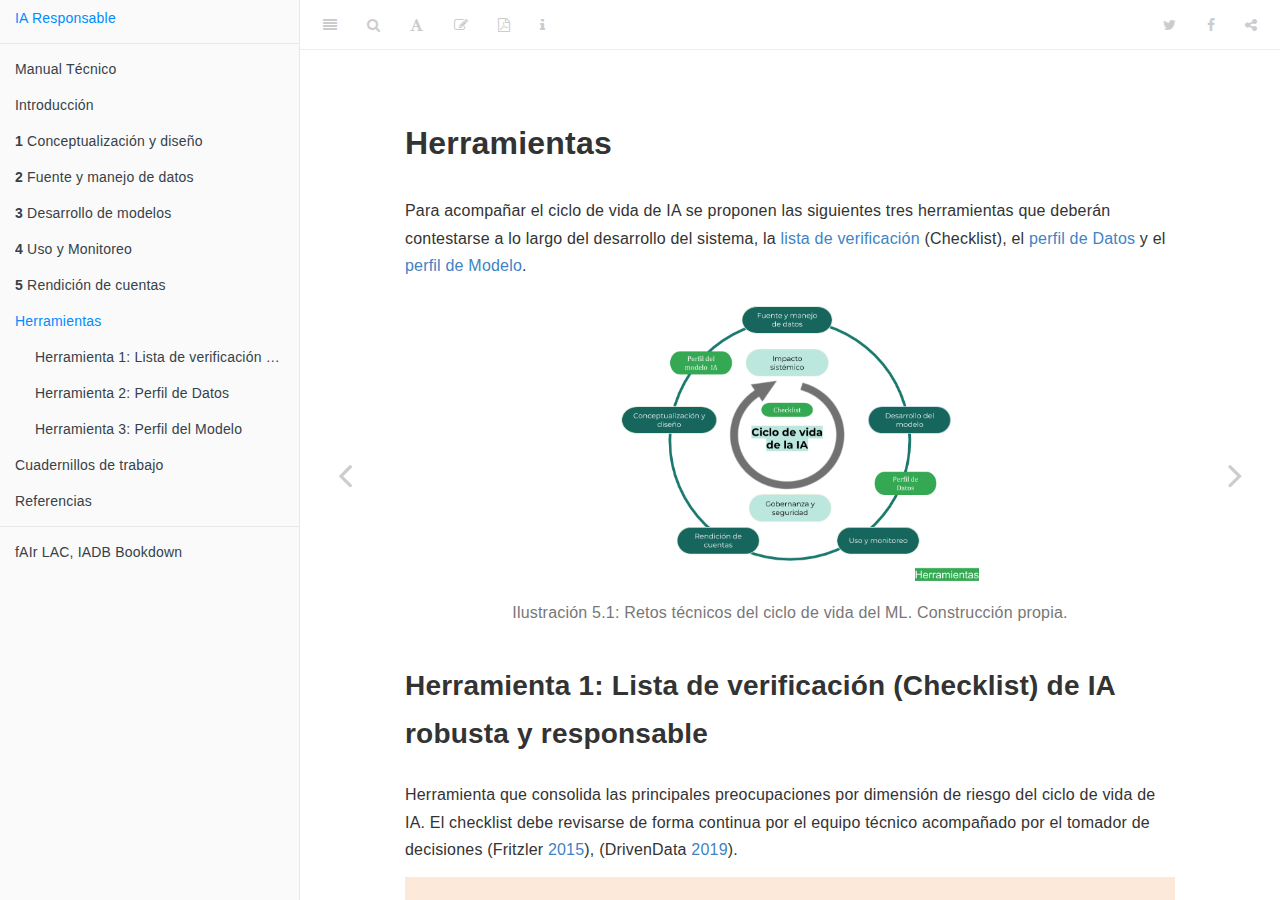
<file: herramientas.html>
<!DOCTYPE html>
<html lang="" xml:lang="">
<head>

  <meta charset="utf-8" />
  <meta http-equiv="X-UA-Compatible" content="IE=edge" />
  <title>Herramientas | IA Responsable (Ciclo de vida de IA)</title>
  <meta name="description" content="Documento guía y cuadernos de trabajo para evaluar y mejorar el uso responsable de aprendizaje de máquina e Inteligencia Artifical" />
  <meta name="generator" content="bookdown 0.18 and GitBook 2.6.7" />

  <meta property="og:title" content="Herramientas | IA Responsable (Ciclo de vida de IA)" />
  <meta property="og:type" content="book" />
  
  
  <meta property="og:description" content="Documento guía y cuadernos de trabajo para evaluar y mejorar el uso responsable de aprendizaje de máquina e Inteligencia Artifical" />
  

  <meta name="twitter:card" content="summary" />
  <meta name="twitter:title" content="Herramientas | IA Responsable (Ciclo de vida de IA)" />
  
  <meta name="twitter:description" content="Documento guía y cuadernos de trabajo para evaluar y mejorar el uso responsable de aprendizaje de máquina e Inteligencia Artifical" />
  




  <meta name="viewport" content="width=device-width, initial-scale=1" />
  <meta name="apple-mobile-web-app-capable" content="yes" />
  <meta name="apple-mobile-web-app-status-bar-style" content="black" />
  
  
<link rel="prev" href="rendición-de-cuentas.html"/>
<link rel="next" href="cuadernillos-de-trabajo.html"/>
<script src="libs/jquery-2.2.3/jquery.min.js"></script>
<link href="libs/gitbook-2.6.7/css/style.css" rel="stylesheet" />
<link href="libs/gitbook-2.6.7/css/plugin-table.css" rel="stylesheet" />
<link href="libs/gitbook-2.6.7/css/plugin-bookdown.css" rel="stylesheet" />
<link href="libs/gitbook-2.6.7/css/plugin-highlight.css" rel="stylesheet" />
<link href="libs/gitbook-2.6.7/css/plugin-search.css" rel="stylesheet" />
<link href="libs/gitbook-2.6.7/css/plugin-fontsettings.css" rel="stylesheet" />
<link href="libs/gitbook-2.6.7/css/plugin-clipboard.css" rel="stylesheet" />











<style type="text/css">
a.sourceLine { display: inline-block; line-height: 1.25; }
a.sourceLine { pointer-events: none; color: inherit; text-decoration: inherit; }
a.sourceLine:empty { height: 1.2em; }
.sourceCode { overflow: visible; }
code.sourceCode { white-space: pre; position: relative; }
pre.sourceCode { margin: 0; }
@media screen {
div.sourceCode { overflow: auto; }
}
@media print {
code.sourceCode { white-space: pre-wrap; }
a.sourceLine { text-indent: -1em; padding-left: 1em; }
}
pre.numberSource a.sourceLine
  { position: relative; left: -4em; }
pre.numberSource a.sourceLine::before
  { content: attr(data-line-number);
    position: relative; left: -1em; text-align: right; vertical-align: baseline;
    border: none; pointer-events: all; display: inline-block;
    -webkit-touch-callout: none; -webkit-user-select: none;
    -khtml-user-select: none; -moz-user-select: none;
    -ms-user-select: none; user-select: none;
    padding: 0 4px; width: 4em;
    color: #aaaaaa;
  }
pre.numberSource { margin-left: 3em; border-left: 1px solid #aaaaaa;  padding-left: 4px; }
div.sourceCode
  {  }
@media screen {
a.sourceLine::before { text-decoration: underline; }
}
code span.al { color: #ff0000; font-weight: bold; } /* Alert */
code span.an { color: #60a0b0; font-weight: bold; font-style: italic; } /* Annotation */
code span.at { color: #7d9029; } /* Attribute */
code span.bn { color: #40a070; } /* BaseN */
code span.bu { } /* BuiltIn */
code span.cf { color: #007020; font-weight: bold; } /* ControlFlow */
code span.ch { color: #4070a0; } /* Char */
code span.cn { color: #880000; } /* Constant */
code span.co { color: #60a0b0; font-style: italic; } /* Comment */
code span.cv { color: #60a0b0; font-weight: bold; font-style: italic; } /* CommentVar */
code span.do { color: #ba2121; font-style: italic; } /* Documentation */
code span.dt { color: #902000; } /* DataType */
code span.dv { color: #40a070; } /* DecVal */
code span.er { color: #ff0000; font-weight: bold; } /* Error */
code span.ex { } /* Extension */
code span.fl { color: #40a070; } /* Float */
code span.fu { color: #06287e; } /* Function */
code span.im { } /* Import */
code span.in { color: #60a0b0; font-weight: bold; font-style: italic; } /* Information */
code span.kw { color: #007020; font-weight: bold; } /* Keyword */
code span.op { color: #666666; } /* Operator */
code span.ot { color: #007020; } /* Other */
code span.pp { color: #bc7a00; } /* Preprocessor */
code span.sc { color: #4070a0; } /* SpecialChar */
code span.ss { color: #bb6688; } /* SpecialString */
code span.st { color: #4070a0; } /* String */
code span.va { color: #19177c; } /* Variable */
code span.vs { color: #4070a0; } /* VerbatimString */
code span.wa { color: #60a0b0; font-weight: bold; font-style: italic; } /* Warning */
</style>

<link rel="stylesheet" href="css/style.css" type="text/css" />
<link rel="stylesheet" href="css/toc.css" type="text/css" />
</head>

<body>



  <div class="book without-animation with-summary font-size-2 font-family-1" data-basepath=".">

    <div class="book-summary">
      <nav role="navigation">

<ul class="summary">
<li><a href="./index.html">IA Responsable</a></li>

<li class="divider"></li>
<li class="chapter" data-level="" data-path="index.html"><a href="index.html"><i class="fa fa-check"></i>Manual Técnico</a><ul>
<li class="chapter" data-level="" data-path="index.html"><a href="index.html#iniciativa-fair-lac"><i class="fa fa-check"></i>Iniciativa fAIr LAC</a></li>
<li class="chapter" data-level="" data-path="index.html"><a href="index.html#por-qué-este-manual"><i class="fa fa-check"></i>¿Por qué este manual?</a></li>
<li class="chapter" data-level="" data-path="index.html"><a href="index.html#para-quién-es-este-manual"><i class="fa fa-check"></i>¿Para quién es este manual?</a><ul>
<li class="chapter" data-level="" data-path="index.html"><a href="index.html#banco-interamericano-de-desarrollo-bid---sector-social"><i class="fa fa-check"></i>Banco Interamericano de Desarrollo (BID) - Sector Social</a></li>
<li class="chapter" data-level="" data-path="index.html"><a href="index.html#banco-interamericano-de-desarrollo-bid-bid-lab"><i class="fa fa-check"></i>Banco Interamericano de Desarrollo (BID) – BID Lab</a></li>
<li class="chapter" data-level="" data-path="index.html"><a href="index.html#agradecimientos"><i class="fa fa-check"></i>Agradecimientos</a></li>
</ul></li>
</ul></li>
<li class="chapter" data-level="" data-path="introducción.html"><a href="introducción.html"><i class="fa fa-check"></i>Introducción</a><ul>
<li class="chapter" data-level="" data-path="introducción.html"><a href="introducción.html#ml-y-sistemas-de-tomasoporte-de-decisiones"><i class="fa fa-check"></i>ML y sistemas de toma/soporte de decisiones</a></li>
<li class="chapter" data-level="" data-path="introducción.html"><a href="introducción.html#componentes-de-un-sistema-de-ia-para-políticas-públicas"><i class="fa fa-check"></i>Componentes de un sistema de IA para políticas públicas</a><ul>
<li class="chapter" data-level="" data-path="introducción.html"><a href="introducción.html#ciclo-de-vida-de-la-política-pública-con-ia"><i class="fa fa-check"></i>Ciclo de vida de la política pública con IA</a></li>
</ul></li>
<li class="chapter" data-level="" data-path="introducción.html"><a href="introducción.html#retos-del-ciclo-de-vida-del-ml"><i class="fa fa-check"></i>Retos del ciclo de vida del ML</a></li>
</ul></li>
<li class="chapter" data-level="1" data-path="conceptualización-y-diseño.html"><a href="conceptualización-y-diseño.html"><i class="fa fa-check"></i><b>1</b> Conceptualización y diseño</a><ul>
<li class="chapter" data-level="1.1" data-path="conceptualización-y-diseño.html"><a href="conceptualización-y-diseño.html#definición-correcta-del-problema-y-de-la-respuesta-de-política-pública"><i class="fa fa-check"></i><b>1.1</b> Definición correcta del problema y de la respuesta de política pública</a></li>
<li class="chapter" data-level="1.2" data-path="conceptualización-y-diseño.html"><a href="conceptualización-y-diseño.html#necesidad-y-proporcionalidad"><i class="fa fa-check"></i><b>1.2</b> Necesidad y Proporcionalidad</a></li>
</ul></li>
<li class="chapter" data-level="2" data-path="fuente-y-manejo-de-datos.html"><a href="fuente-y-manejo-de-datos.html"><i class="fa fa-check"></i><b>2</b> Fuente y manejo de datos</a><ul>
<li class="chapter" data-level="2.1" data-path="fuente-y-manejo-de-datos.html"><a href="fuente-y-manejo-de-datos.html#calidad-y-relevancia-de-los-datos-disponibles"><i class="fa fa-check"></i><b>2.1</b> Calidad y relevancia de los datos disponibles</a><ul>
<li class="chapter" data-level="2.1.1" data-path="fuente-y-manejo-de-datos.html"><a href="fuente-y-manejo-de-datos.html#reto-estados-indeseables-o-subóptimos-en-datos-recolectados"><i class="fa fa-check"></i><b>2.1.1</b> Reto: Estados indeseables o subóptimos en datos recolectados</a></li>
<li class="chapter" data-level="2.1.2" data-path="fuente-y-manejo-de-datos.html"><a href="fuente-y-manejo-de-datos.html#mala-correspondencia-entre-variables-disponibles-y-variables-ideales"><i class="fa fa-check"></i><b>2.1.2</b> Mala correspondencia entre variables disponibles y variables ideales</a></li>
</ul></li>
<li class="chapter" data-level="2.2" data-path="fuente-y-manejo-de-datos.html"><a href="fuente-y-manejo-de-datos.html#información-incompleta-acerca-de-la-población-objetivo"><i class="fa fa-check"></i><b>2.2</b> Información incompleta acerca de la población objetivo</a><ul>
<li class="chapter" data-level="2.2.1" data-path="fuente-y-manejo-de-datos.html"><a href="fuente-y-manejo-de-datos.html#muestras-probabilísticas-y-naturales"><i class="fa fa-check"></i><b>2.2.1</b> Muestras probabilísticas y naturales</a></li>
<li class="chapter" data-level="2.2.2" data-path="fuente-y-manejo-de-datos.html"><a href="fuente-y-manejo-de-datos.html#atributos-faltantes-o-incompletos"><i class="fa fa-check"></i><b>2.2.2</b> Atributos faltantes o incompletos</a></li>
</ul></li>
<li class="chapter" data-level="2.3" data-path="fuente-y-manejo-de-datos.html"><a href="fuente-y-manejo-de-datos.html#comparación-causal"><i class="fa fa-check"></i><b>2.3</b> Comparación causal</a></li>
</ul></li>
<li class="chapter" data-level="3" data-path="desarrollo-de-modelos.html"><a href="desarrollo-de-modelos.html"><i class="fa fa-check"></i><b>3</b> Desarrollo de modelos</a><ul>
<li class="chapter" data-level="3.1" data-path="desarrollo-de-modelos.html"><a href="desarrollo-de-modelos.html#ausencia-y-errores-de-validación"><i class="fa fa-check"></i><b>3.1</b> Ausencia y errores de validación</a></li>
<li class="chapter" data-level="3.2" data-path="desarrollo-de-modelos.html"><a href="desarrollo-de-modelos.html#fugas-de-información"><i class="fa fa-check"></i><b>3.2</b> Fugas de información</a><ul>
<li class="chapter" data-level="3.2.1" data-path="desarrollo-de-modelos.html"><a href="desarrollo-de-modelos.html#fugas-de-datos---variables-no-disponbiles-en-la-predicción"><i class="fa fa-check"></i><b>3.2.1</b> Fugas de datos - Variables no disponbiles en la predicción</a></li>
</ul></li>
<li class="chapter" data-level="3.3" data-path="desarrollo-de-modelos.html"><a href="desarrollo-de-modelos.html#clasificación-probabilidades-y-clases"><i class="fa fa-check"></i><b>3.3</b> Clasificación: probabilidades y clases</a></li>
<li class="chapter" data-level="3.4" data-path="desarrollo-de-modelos.html"><a href="desarrollo-de-modelos.html#sub-y-sobreajuste"><i class="fa fa-check"></i><b>3.4</b> Sub y sobreajuste</a></li>
<li class="chapter" data-level="3.5" data-path="desarrollo-de-modelos.html"><a href="desarrollo-de-modelos.html#errores-no-cuantificados-y-evaluación-humana"><i class="fa fa-check"></i><b>3.5</b> Errores no cuantificados y evaluación humana</a></li>
<li class="chapter" data-level="3.6" data-path="desarrollo-de-modelos.html"><a href="desarrollo-de-modelos.html#equidad-y-desempeño-diferencial-de-predictores"><i class="fa fa-check"></i><b>3.6</b> Equidad y desempeño diferencial de predictores</a></li>
</ul></li>
<li class="chapter" data-level="4" data-path="uso-y-monitoreo.html"><a href="uso-y-monitoreo.html"><i class="fa fa-check"></i><b>4</b> Uso y Monitoreo</a><ul>
<li class="chapter" data-level="4.1" data-path="uso-y-monitoreo.html"><a href="uso-y-monitoreo.html#degradación-de-desempeño"><i class="fa fa-check"></i><b>4.1</b> Degradación de desempeño</a></li>
<li class="chapter" data-level="4.2" data-path="uso-y-monitoreo.html"><a href="uso-y-monitoreo.html#experimentos-y-recopilación-de-datos"><i class="fa fa-check"></i><b>4.2</b> Experimentos y recopilación de datos</a></li>
</ul></li>
<li class="chapter" data-level="5" data-path="rendición-de-cuentas.html"><a href="rendición-de-cuentas.html"><i class="fa fa-check"></i><b>5</b> Rendición de cuentas</a><ul>
<li class="chapter" data-level="5.1" data-path="rendición-de-cuentas.html"><a href="rendición-de-cuentas.html#interpretabilidad-y-explicación-de-predicciones."><i class="fa fa-check"></i><b>5.1</b> Interpretabilidad y explicación de predicciones.</a></li>
<li class="chapter" data-level="5.2" data-path="rendición-de-cuentas.html"><a href="rendición-de-cuentas.html#explicabilidad-de-predicciones-individuales"><i class="fa fa-check"></i><b>5.2</b> Explicabilidad de predicciones individuales</a></li>
<li class="chapter" data-level="5.3" data-path="rendición-de-cuentas.html"><a href="rendición-de-cuentas.html#trazabilidad"><i class="fa fa-check"></i><b>5.3</b> Trazabilidad</a></li>
</ul></li>
<li class="chapter" data-level="" data-path="herramientas.html"><a href="herramientas.html"><i class="fa fa-check"></i>Herramientas</a><ul>
<li class="chapter" data-level="" data-path="herramientas.html"><a href="herramientas.html#herramienta-1-lista-de-verificación-checklist-de-ia-robusta-y-responsable"><i class="fa fa-check"></i>Herramienta 1: Lista de verificación (Checklist) de IA robusta y responsable</a></li>
<li class="chapter" data-level="" data-path="herramientas.html"><a href="herramientas.html#herramienta-2-perfil-de-datos"><i class="fa fa-check"></i>Herramienta 2: Perfil de Datos</a></li>
<li class="chapter" data-level="" data-path="herramientas.html"><a href="herramientas.html#herramienta-3-perfil-del-modelo"><i class="fa fa-check"></i>Herramienta 3: Perfil del Modelo</a></li>
</ul></li>
<li class="chapter" data-level="" data-path="cuadernillos-de-trabajo.html"><a href="cuadernillos-de-trabajo.html"><i class="fa fa-check"></i>Cuadernillos de trabajo</a><ul>
<li class="chapter" data-level="" data-path="cuadernillos-de-trabajo.html"><a href="cuadernillos-de-trabajo.html#mala-correspondencia-de-métrica-y-objetivos"><i class="fa fa-check"></i>Mala correspondencia de métrica y objetivos</a></li>
<li class="chapter" data-level="" data-path="cuadernillos-de-trabajo.html"><a href="cuadernillos-de-trabajo.html#muestras-naturales-y-sesgo"><i class="fa fa-check"></i>Muestras naturales y sesgo</a><ul>
<li class="chapter" data-level="5.3.1" data-path="cuadernillos-de-trabajo.html"><a href="cuadernillos-de-trabajo.html#muestras-naturales-mala-representatividad"><i class="fa fa-check"></i><b>5.3.1</b> Muestras naturales: mala representatividad</a></li>
<li class="chapter" data-level="5.3.2" data-path="cuadernillos-de-trabajo.html"><a href="cuadernillos-de-trabajo.html#natural"><i class="fa fa-check"></i><b>5.3.2</b> Muestras naturales: comparaciones causales</a></li>
</ul></li>
<li class="chapter" data-level="" data-path="cuadernillos-de-trabajo.html"><a href="cuadernillos-de-trabajo.html#desarrollo-de-los-modelos"><i class="fa fa-check"></i>Desarrollo de los modelos</a></li>
<li class="chapter" data-level="" data-path="cuadernillos-de-trabajo.html"><a href="cuadernillos-de-trabajo.html#fugas-entrenamiento-validación"><i class="fa fa-check"></i>Fugas Entrenamiento Validación</a><ul>
<li class="chapter" data-level="5.3.3" data-path="cuadernillos-de-trabajo.html"><a href="cuadernillos-de-trabajo.html#selección-de-variables-antes-de-dividir-los-datos"><i class="fa fa-check"></i><b>5.3.3</b> Selección de variables antes de dividir los datos</a></li>
<li class="chapter" data-level="5.3.4" data-path="cuadernillos-de-trabajo.html"><a href="cuadernillos-de-trabajo.html#sobremuestrear-antes-de-particionar"><i class="fa fa-check"></i><b>5.3.4</b> Sobremuestrear antes de particionar</a></li>
</ul></li>
<li class="chapter" data-level="" data-path="cuadernillos-de-trabajo.html"><a href="cuadernillos-de-trabajo.html#fugas-en-implementación"><i class="fa fa-check"></i>Fugas en implementación</a><ul>
<li class="chapter" data-level="5.3.5" data-path="cuadernillos-de-trabajo.html"><a href="cuadernillos-de-trabajo.html#variables-no-disponibles-al-momento-de-predicción"><i class="fa fa-check"></i><b>5.3.5</b> Variables no disponibles al momento de predicción</a></li>
</ul></li>
<li class="chapter" data-level="" data-path="cuadernillos-de-trabajo.html"><a href="cuadernillos-de-trabajo.html#evaluación-de-punto-de-corte"><i class="fa fa-check"></i>Evaluación de punto de corte</a></li>
<li class="chapter" data-level="" data-path="cuadernillos-de-trabajo.html"><a href="cuadernillos-de-trabajo.html#desbalance-de-clases"><i class="fa fa-check"></i>Desbalance de clases</a></li>
<li class="chapter" data-level="" data-path="cuadernillos-de-trabajo.html"><a href="cuadernillos-de-trabajo.html#equidad-con-atributos-protegidos"><i class="fa fa-check"></i>Equidad con atributos protegidos</a></li>
<li class="chapter" data-level="" data-path="cuadernillos-de-trabajo.html"><a href="cuadernillos-de-trabajo.html#interpretabilidad"><i class="fa fa-check"></i>Interpretabilidad</a></li>
<li class="chapter" data-level="" data-path="cuadernillos-de-trabajo.html"><a href="cuadernillos-de-trabajo.html#explicación-de-predicciones"><i class="fa fa-check"></i>Explicación de predicciones</a></li>
</ul></li>
<li class="chapter" data-level="" data-path="referencias.html"><a href="referencias.html"><i class="fa fa-check"></i>Referencias</a></li>
<li class="divider"></li>
<li><a href="http://fairlac.iadb.org/" target="blank">fAIr LAC, IADB Bookdown</a></li>

</ul>

      </nav>
    </div>

    <div class="book-body">
      <div class="body-inner">
        <div class="book-header" role="navigation">
          <h1>
            <i class="fa fa-circle-o-notch fa-spin"></i><a href="./">IA Responsable (Ciclo de vida de IA)</a>
          </h1>
        </div>

        <div class="page-wrapper" tabindex="-1" role="main">
          <div class="page-inner">

            <section class="normal" id="section-">
<div id="herramientas" class="section level1 unnumbered">
<h1>Herramientas</h1>
<p>Para acompañar el ciclo de vida de IA se proponen las siguientes tres herramientas que deberán contestarse a lo largo del desarrollo del sistema, la <a href="herramientas.html#herramienta-1-lista-de-verificación-checklist-de-ia-robusta-y-responsable">lista de verificación</a> (Checklist), el <a href="herramientas.html#herramienta-2-perfil-de-datos">perfil de Datos</a> y el <a href="herramientas.html#herramienta-3-perfil-del-modelo">perfil de Modelo</a>.</p>
<div class="figure" style="text-align: center"><span id="fig:herramientas-ciclo-IA"></span>
<img src="images/herramientas_ciclo_IA.png" alt="Retos técnicos del ciclo de vida del ML. Construcción propia." width="50%" />
<p class="caption">
Ilustración 5.1: Retos técnicos del ciclo de vida del ML. Construcción propia.
</p>
</div>
<div id="herramienta-1-lista-de-verificación-checklist-de-ia-robusta-y-responsable" class="section level2 unnumbered">
<h2>Herramienta 1: Lista de verificación (Checklist) de IA robusta y responsable</h2>
<p>Herramienta que consolida las principales preocupaciones por dimensión de riesgo del ciclo de vida de IA. El checklist debe revisarse de forma continua por el equipo técnico acompañado por el tomador de decisiones <span class="citation">(Fritzler <a href="referencias.html#ref-frit">2015</a>)</span>, <span class="citation">(DrivenData <a href="referencias.html#ref-drivendata2019">2019</a>)</span>.</p>

<div class="resumen1">
<p><strong>Conceptualización y diseño de políticas públicas</strong></p>
<p>☑ Definición correcta del problema y de la respuesta de política pública:</p>
<ul>
<li>(Cualitativo)¿Se definió claramente el problema de política pública que se está buscando resolver?</li>
<li>(Cualitativo) Describa cómo se da respuesta a este problema actualmente, considerando a las instituciones relacionadas y cuál es su propuesta para solucionar dicho problema usando IA.</li>
<li>(Cualitativo) ¿Se definieron las acciones o intervenciones que se realizarán a partir del resultado del sistema de Inteligencia Artificial?</li>
</ul>
<p>☑ Necesidad y proporcionalidad</p>
<ul>
<li>(Cualitativo) ¿Afectará su proyecto de forma directa o indirecta a la vida de personas o de personas o grupos vulnerables?</li>
<li>(Cualitativo) Para la implementación de estas tecnologías, ¿se han revisado casos de proyectos similares anteriores?</li>
<li>(Cualitativa) ¿Se identificaron los distintos grupos o atributos protegidos dentro del proyecto? (por ejemplo: edad, género, raza, nivel de marginación, etc.)</li>
</ul>
<p><strong>Gobernanza y seguridad</strong></p>
<p>☑ Consentimiento informado y límites de privacidad:</p>
<ul>
<li>(Cuantitativa) ¿Se ha definido de forma clara la finalidad del tratamiento de los datos que va a recopilar y/o procesar?</li>
<li>(Cuantitativa) ¿Su proyecto cuenta con los acuerdos legales de transferencia de información necesarios?</li>
</ul>
<p>☑ Gobernanza y ciberseguridad</p>
<ul>
<li>(Cuantitativa) El Proyecto cuenta con estructuras y mecanismos concretos de gobernanza y ciberseguridad?</li>
<li>(Cuantitativa) ¿Se han considerado formas de reducir al mínimo la exposición de información personal identificable? (por ejemplo, mediante la anonimización o la no recopilación de información que no sea pertinente para el análisis)</li>
</ul>
<p><strong>Fuente y manejo de datos</strong></p>
<p>☑ Calidad de datos recolectados y relevancia de variable respuesta:</p>
<ul>
<li>(Cualitativa) ¿Se ha justificado claramente la utilización de la variable respuesta seleccionada bajo los propósitos de la intervención?</li>
<li>(Cuantitativa) ¿Se han examinado los datos en busca de posibles sesgos históricos o estados indeseables que no queramos replicar?</li>
</ul>
<p>☑ Muestras naturales y diseñadas:</p>
<ul>
<li>(Cualitativa) ¿Se ha analizado las posibles diferencias entre la base de datos y la población para la que se busca desarrollar el sistema de IA? (Utilizar literatura relacionada con el tema, información de expertos. Estudiar en particular sesgos de selección no medidos)</li>
</ul>
<p>☑ Atributos incompletos</p>
<ul>
<li>(Cualitativa) ¿Se ha realizado un análisis de valores faltantes y de variables omitidas?</li>
<li>(Cualitativa) ¿Se ha identificado si existen variables omitidas importantes para las cuales no se tiene mediciones asociadas?</li>
<li>(Cualitativa) ¿Se ha identificado las razones por las que existen observaciones faltantes? (En caso de existir)</li>
</ul>
<p>☑ Comparación Causal</p>
<ul>
<li>(Cualitativa) ¿Se manifestó de forma explícita las limitaciones de los resultados al tomador de decisiones de política pública? (En caso de que no se haya trabajado en asegurar causalidad en los resultados)</li>
</ul>
<p><strong>Desarrollo de modelos</strong></p>
<p>☑ Ausencia y errores de validación:</p>
<ul>
<li>(Cuantitativa) ¿Se construyeron las muestras de validación y prueba adecuadamente? Considerando un tamaño apropiado, cubriendo a subgrupos de interés y protegidos y evitando fugas de información durante su implementación.</li>
</ul>
<p>☑ Métricas de evaluación engañosas:</p>
<ul>
<li>(Cualitativa) ¿Se cuestionaron las implicaciones de los diferentes tipos de errores para el caso de uso específico, así como la forma correcta de evaluarlos?</li>
<li>(Cualitativa) ¿Se explicó de forma clara las limitantes del modelo? Identificando tanto los falsos positivos como falsos negativos y las implicaciones que una decisión del sistema tendría en la vida de la población beneficiaria.</li>
<li>(Cuantitativa) ¿Se implementó un análisis costo-beneficio del sistema contra el status quo u otras estrategias de toma/soporte de decisión? (Cuando es posible)</li>
</ul>
<p>☑ Errores no cuantificados y evaluación humana:</p>
<ul>
<li>(Cualitativa) Se realizó una evaluación humana con expertos del caso de uso para buscar sesgos o errores conocidos? (Por ejemplo, se pueden usar paneles de revisores que examinen predicciones particulares y consideren si son razonables o no. Estos paneles deben ser balanceados en cuanto al tipo de usuarios que se prevén, incluyendo tomadores de decisiones si es necesario).</li>
</ul>
<p>☑ Equidad y desempeño diferencial:</p>
<ul>
<li>(Cualitativa) ¿Se definió con expertos y tomadores de decisiones la medida de justicia algorítmica a usarse en el proyecto?</li>
<li>(Cuantitativo) ¿Se ha comprobado la equidad de los resultados del modelo con respecto a los diferentes grupos de interés?</li>
</ul>
<p><strong>Uso y monitoreo</strong></p>
<p>☑ Degradación de desempeño:</p>
<ul>
<li>(Cualitativo) ¿Existe un plan para monitorear el desempeño del modelo y la recolección de información a lo largo del tiempo?</li>
<li>(Cualitativa) ¿Se han tomado medidas para identificar y prevenir los usos no intencionados y el abuso del modelo y tenemos un plan para monitorear estos una vez que el modelo sea desplegado?</li>
</ul>
<p><strong>Rendición de cuentas</strong></p>
<p>☑ Sesgos potenciales y depuración</p>
<ul>
<li>(Cualitativa) ¿Se han comunicado las deficiencias, limitaciones y sesgos del modelo a las partes interesadas de manera que estos se consideren en la toma/soporte de decisiones?</li>
</ul>
<p>☑ Interpretabilidad y explicabilidad</p>
<ul>
<li>(Cualitativo) ¿Se analizaron los requerimientos legales y éticos de explicabilidad e interpretabilidad necesarios para el caso de uso?</li>
<li>(Cualitativo) ¿Se discutieron los pros y contras de los algoritmos según su nivel de interpretabilidad y explicabilidad para elegir el más apropiado?</li>
<li>(Cualitativo) ¿Se han definido un plan de respuesta en caso de que algún usuario se vea perjudicado por los resultados?</li>
<li>(Cualitativo) ¿Existe algún proceso para dar explicaciones a un individuo en particular sobre por qué se tomó una decisión?</li>
</ul>
<p>☑ Transparencia y trazabilidad</p>
<ul>
<li>(Cuantitativa) ¿Está bien documentado el proceso de ingesta, transformación, modelado y toma de decisión? (incluyendo fuente de datos, infraestructura y dependencias, código, métricas e interpretación de resultados)</li>
</ul>
</div>

</div>
<div id="herramienta-2-perfil-de-datos" class="section level2 unnumbered">
<h2>Herramienta 2: Perfil de Datos</h2>
<p>El perfil de datos es un análisis exploratorio que brinda información para evaluar la calidad, integridad, temporalidad, consistencia, posibles sesgos de un conjunto de datos que será utilizado para entrenar un modelo de aprendizaje automático <span class="citation">(Gebru et al. <a href="referencias.html#ref-gebru">2020</a>)</span>.</p>

<div class="resumen2">
<p><strong>Descripción general de datos y motivación</strong></p>
<ul>
<li>Nombre de conjunto de datos usados</li>
<li>¿Qué institución creó el dataset?</li>
<li>¿Con qué objetivo la institución creó el dataset utilizado?</li>
<li>¿Qué mecanismos o procedimientos se utilizaron para recopilar los datos (por ejemplo, encuesta en vivienda, sensor, software, API)?</li>
<li>¿Número de individuos presentes en los datos?</li>
<li>Frecuencia de captura (semanal, mensual, diaria) o ¿Número de observaciones promedio por individuo? ¿Se actualizará el conjunto de datos (por ejemplo, añadir nuevas instancias, eliminar instancias)?</li>
</ul>
<p><strong>Controles esenciales:</strong></p>
<ul>
<li>Obtener documentación para cada variable dentro del conjunto de datos. breve descripción que incluya su nombre y tipo, lo que representa, cómo se mide su valor, etc.</li>
<li>Realizar un análisis exploratorio de los datos calcular estadísticas descriptivas identificando porcentaje de valores faltantes y distribución de cada variable dentro de la base de datos.</li>
<li>Analizar cobertura espacial y temporal de los datos.</li>
<li>Analizar cobertura de grupos protegidos (sexo, raza, edad, etc.)</li>
<li>Describir las dimensiones importantes en las cuales la muestra de datos puede ser diferente a la población en particular sesgos de selección no medidos. Utilizar literatura relacionada con el tema, información de expertos.</li>
<li>Identificar posibles “estados indeseables” en los datos, pueden ser sesgos e inequidades perjudiciales para subgrupos, pero también puede ser cualquier otro patrón que se considere subóptimo o no deseable desde un punto de vista de política social.</li>
<li>¿Existen valores faltantes? En caso afirmativo, explique las razones por las que no se tiene esa información. (Esto incluye información eliminada intencionalmente) Identificar razones por las que existen datos faltantes y piense si la falta de datos está asociada con la variable a predecir.</li>
</ul>
</div>

</div>
<div id="herramienta-3-perfil-del-modelo" class="section level2 unnumbered">
<h2>Herramienta 3: Perfil del Modelo</h2>
<p>La rúbrica presentada aquí, es una tarjeta de seguimiento que resume las características principales de un sistema de toma/soporte de decisiones basado en ML y destaca los principales supuestos, las características más importantes del sistema y las medidas de mitigación implementadas <span class="citation">(Mitchell et al. <a href="referencias.html#ref-Mitchell">2018</a>)</span>.</p>

<div class="resumen3">
<p><strong>Conceptualización y diseño de política pública</strong></p>
<ol style="list-style-type: decimal">
<li>Información básica</li>
</ol>
<ul>
<li>Personas que desarrollaron el modelo, fecha, versión, tipo</li>
</ul>
<ol start="2" style="list-style-type: decimal">
<li>Casos de uso</li>
</ol>
<ul>
<li>Antecedentes</li>
<li>Población objetivo y horizonte de predicciones</li>
<li>Actores y componentes que interactuarán con los resultados</li>
<li>Casos de uso considerados durante el desarrollo</li>
<li>Usos no considerados y advertencias relacionadas</li>
<li>Definición de grupos protegidos</li>
</ul>
<p><strong>Fuente y manejo de datos</strong></p>
<ol start="3" style="list-style-type: decimal">
<li>Datos de entrenamiento</li>
</ol>
<ul>
<li>Conjunto de datos usados y su etiquetado</li>
<li>Pasos de preprocesamiento o preparación de datos.</li>
<li>Sesgos y deficiencias potenciales según el caso de uso (2)</li>
</ul>
<p><strong>Desarrollo de Modelo</strong></p>
<ol start="4" style="list-style-type: decimal">
<li>Modelación</li>
</ol>
<ul>
<li>Algoritmos que se usaron para entrenar, parámetros supuestos o restricciones</li>
</ul>
<ol start="5" style="list-style-type: decimal">
<li>Métricas de desempeño</li>
</ol>
<ul>
<li>Métricas técnicas usadas para seleccionar y evaluar modelos</li>
<li>Análisis costo-beneficio del modelo para su caso de uso según (2)</li>
<li>Definición de grupos protegidos y medidas de equidad seleccionadas</li>
</ul>
<ol start="6" style="list-style-type: decimal">
<li>Datos de validación</li>
</ol>
<ul>
<li>Conjuntos de datos usados y su etiquetado</li>
<li>Pasos de preprocesamiento</li>
<li>Evaluación de adaptación de datos de validación según el caso de uso (2)</li>
<li>Sesgos y deficiencias potenciales según el caso de uso (2)</li>
</ul>
<ol start="7" style="list-style-type: decimal">
<li>Resumen de análisis cuantitativo</li>
</ol>
<ul>
<li>Error de validación reportado</li>
<li>Resumen de análisis costo-beneficio</li>
<li>Reporte de medidas de equidad para grupos protegidos</li>
</ul>
<p><strong>Uso y monitoreo</strong></p>
<ol start="8" style="list-style-type: decimal">
<li>Recomendaciones de monitoreo</li>
</ol>
<ul>
<li>Estrategia de monitoreo y mejora en producción</li>
<li>Estrategias de monitoreo humano de predicciones (si aplica)</li>
</ul>
<p><strong>Rendición de cuentas</strong></p>
<ol start="9" style="list-style-type: decimal">
<li>(Opcional) Explicabilidad de predicciones</li>
</ol>
<ul>
<li>Estrategia para explicar predicciones particulares (si es necesario)</li>
<li>Estrategia para entender la importancia de distintos atributos</li>
</ul>
<ol start="10" style="list-style-type: decimal">
<li>Otras consideraciones éticas, recomendaciones y advertencias</li>
</ol>
</div>

<p>La siguiente <a href="https://iadb.s3-us-west-2.amazonaws.com/ia-responsable-cuadernillos/model_card.html" target="_blank">página</a> muestra estas herramientas completadas para un caso de uso ejemplo.</p>

</div>
</div>
            </section>

          </div>
        </div>
      </div>
<a href="rendición-de-cuentas.html" class="navigation navigation-prev " aria-label="Previous page"><i class="fa fa-angle-left"></i></a>
<a href="cuadernillos-de-trabajo.html" class="navigation navigation-next " aria-label="Next page"><i class="fa fa-angle-right"></i></a>
    </div>
  </div>
<script src="libs/gitbook-2.6.7/js/app.min.js"></script>
<script src="libs/gitbook-2.6.7/js/lunr.js"></script>
<script src="libs/gitbook-2.6.7/js/clipboard.min.js"></script>
<script src="libs/gitbook-2.6.7/js/plugin-search.js"></script>
<script src="libs/gitbook-2.6.7/js/plugin-sharing.js"></script>
<script src="libs/gitbook-2.6.7/js/plugin-fontsettings.js"></script>
<script src="libs/gitbook-2.6.7/js/plugin-bookdown.js"></script>
<script src="libs/gitbook-2.6.7/js/jquery.highlight.js"></script>
<script src="libs/gitbook-2.6.7/js/plugin-clipboard.js"></script>
<script>
gitbook.require(["gitbook"], function(gitbook) {
gitbook.start({
"sharing": {
"github": false,
"facebook": true,
"twitter": true,
"linkedin": false,
"weibo": false,
"instapaper": false,
"vk": false,
"all": ["facebook", "twitter", "linkedin", "weibo", "instapaper"]
},
"fontsettings": {
"theme": "white",
"family": "sans",
"size": 2
},
"edit": {
"link": "https://github.com/EL-BID/Manual-IA-Responsable/edit/master/91-rubrica.Rmd",
"text": "Edit"
},
"history": {
"link": null,
"text": null
},
"view": {
"link": null,
"text": null
},
"download": ["IA-responsable.pdf"],
"toc": {
"collapse": "section",
"scroll_highlight": true,
"toolbar": {
"position": "fixed"
}
}
});
});
</script>

<!-- dynamically load mathjax for compatibility with self-contained -->
<script>
  (function () {
    var script = document.createElement("script");
    script.type = "text/javascript";
    var src = "true";
    if (src === "" || src === "true") src = "https://mathjax.rstudio.com/latest/MathJax.js?config=TeX-MML-AM_CHTML";
    if (location.protocol !== "file:")
      if (/^https?:/.test(src))
        src = src.replace(/^https?:/, '');
    script.src = src;
    document.getElementsByTagName("head")[0].appendChild(script);
  })();
</script>
</body>

</html>
</file>
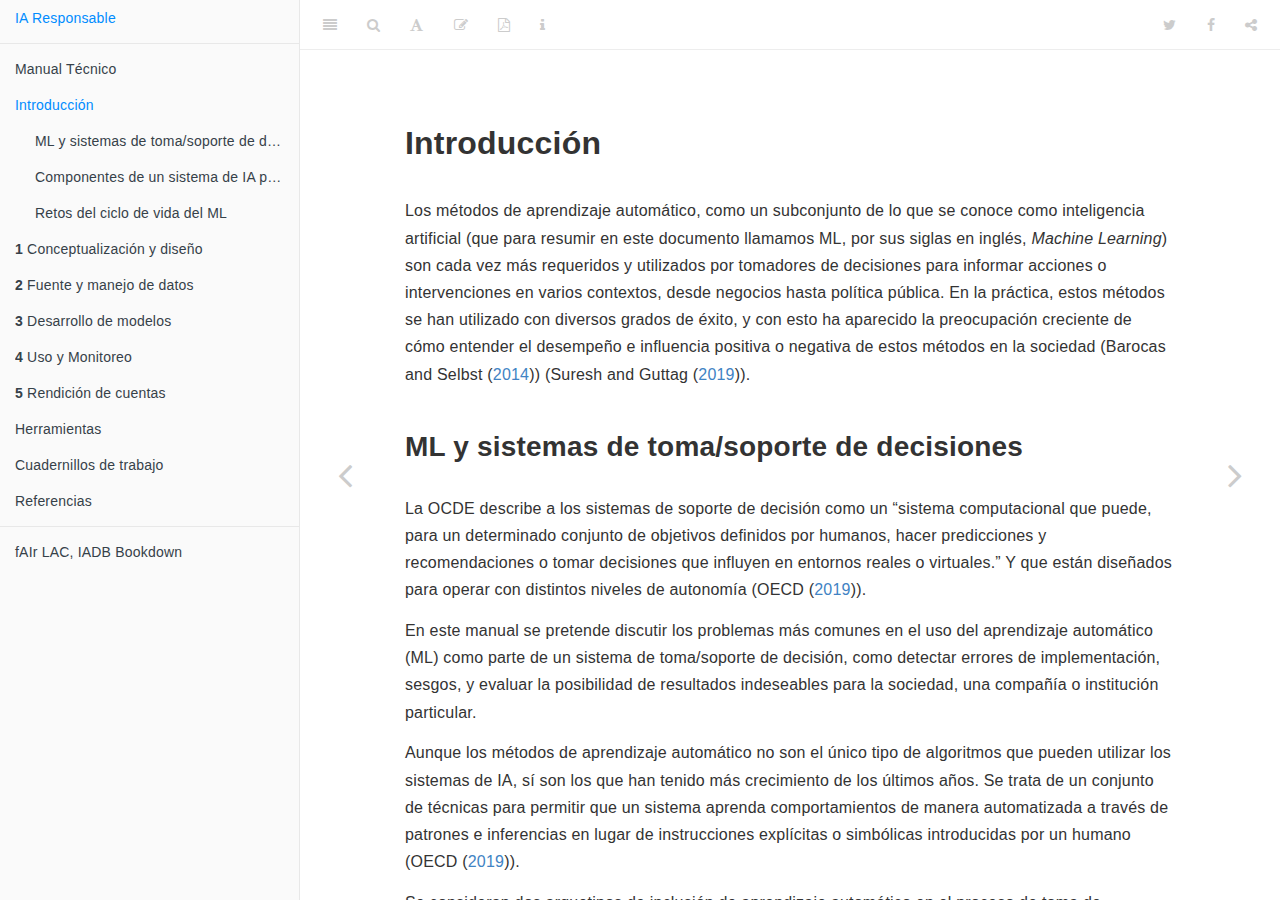
<file: introducción.html>
<!DOCTYPE html>
<html lang="" xml:lang="">
<head>

  <meta charset="utf-8" />
  <meta http-equiv="X-UA-Compatible" content="IE=edge" />
  <title>Introducción | IA Responsable (Ciclo de vida de IA)</title>
  <meta name="description" content="Documento guía y cuadernos de trabajo para evaluar y mejorar el uso responsable de aprendizaje de máquina e Inteligencia Artifical" />
  <meta name="generator" content="bookdown 0.18 and GitBook 2.6.7" />

  <meta property="og:title" content="Introducción | IA Responsable (Ciclo de vida de IA)" />
  <meta property="og:type" content="book" />
  
  
  <meta property="og:description" content="Documento guía y cuadernos de trabajo para evaluar y mejorar el uso responsable de aprendizaje de máquina e Inteligencia Artifical" />
  

  <meta name="twitter:card" content="summary" />
  <meta name="twitter:title" content="Introducción | IA Responsable (Ciclo de vida de IA)" />
  
  <meta name="twitter:description" content="Documento guía y cuadernos de trabajo para evaluar y mejorar el uso responsable de aprendizaje de máquina e Inteligencia Artifical" />
  




  <meta name="viewport" content="width=device-width, initial-scale=1" />
  <meta name="apple-mobile-web-app-capable" content="yes" />
  <meta name="apple-mobile-web-app-status-bar-style" content="black" />
  
  
<link rel="prev" href="index.html"/>
<link rel="next" href="conceptualización-y-diseño.html"/>
<script src="libs/jquery-2.2.3/jquery.min.js"></script>
<link href="libs/gitbook-2.6.7/css/style.css" rel="stylesheet" />
<link href="libs/gitbook-2.6.7/css/plugin-table.css" rel="stylesheet" />
<link href="libs/gitbook-2.6.7/css/plugin-bookdown.css" rel="stylesheet" />
<link href="libs/gitbook-2.6.7/css/plugin-highlight.css" rel="stylesheet" />
<link href="libs/gitbook-2.6.7/css/plugin-search.css" rel="stylesheet" />
<link href="libs/gitbook-2.6.7/css/plugin-fontsettings.css" rel="stylesheet" />
<link href="libs/gitbook-2.6.7/css/plugin-clipboard.css" rel="stylesheet" />











<style type="text/css">
a.sourceLine { display: inline-block; line-height: 1.25; }
a.sourceLine { pointer-events: none; color: inherit; text-decoration: inherit; }
a.sourceLine:empty { height: 1.2em; }
.sourceCode { overflow: visible; }
code.sourceCode { white-space: pre; position: relative; }
pre.sourceCode { margin: 0; }
@media screen {
div.sourceCode { overflow: auto; }
}
@media print {
code.sourceCode { white-space: pre-wrap; }
a.sourceLine { text-indent: -1em; padding-left: 1em; }
}
pre.numberSource a.sourceLine
  { position: relative; left: -4em; }
pre.numberSource a.sourceLine::before
  { content: attr(data-line-number);
    position: relative; left: -1em; text-align: right; vertical-align: baseline;
    border: none; pointer-events: all; display: inline-block;
    -webkit-touch-callout: none; -webkit-user-select: none;
    -khtml-user-select: none; -moz-user-select: none;
    -ms-user-select: none; user-select: none;
    padding: 0 4px; width: 4em;
    color: #aaaaaa;
  }
pre.numberSource { margin-left: 3em; border-left: 1px solid #aaaaaa;  padding-left: 4px; }
div.sourceCode
  {  }
@media screen {
a.sourceLine::before { text-decoration: underline; }
}
code span.al { color: #ff0000; font-weight: bold; } /* Alert */
code span.an { color: #60a0b0; font-weight: bold; font-style: italic; } /* Annotation */
code span.at { color: #7d9029; } /* Attribute */
code span.bn { color: #40a070; } /* BaseN */
code span.bu { } /* BuiltIn */
code span.cf { color: #007020; font-weight: bold; } /* ControlFlow */
code span.ch { color: #4070a0; } /* Char */
code span.cn { color: #880000; } /* Constant */
code span.co { color: #60a0b0; font-style: italic; } /* Comment */
code span.cv { color: #60a0b0; font-weight: bold; font-style: italic; } /* CommentVar */
code span.do { color: #ba2121; font-style: italic; } /* Documentation */
code span.dt { color: #902000; } /* DataType */
code span.dv { color: #40a070; } /* DecVal */
code span.er { color: #ff0000; font-weight: bold; } /* Error */
code span.ex { } /* Extension */
code span.fl { color: #40a070; } /* Float */
code span.fu { color: #06287e; } /* Function */
code span.im { } /* Import */
code span.in { color: #60a0b0; font-weight: bold; font-style: italic; } /* Information */
code span.kw { color: #007020; font-weight: bold; } /* Keyword */
code span.op { color: #666666; } /* Operator */
code span.ot { color: #007020; } /* Other */
code span.pp { color: #bc7a00; } /* Preprocessor */
code span.sc { color: #4070a0; } /* SpecialChar */
code span.ss { color: #bb6688; } /* SpecialString */
code span.st { color: #4070a0; } /* String */
code span.va { color: #19177c; } /* Variable */
code span.vs { color: #4070a0; } /* VerbatimString */
code span.wa { color: #60a0b0; font-weight: bold; font-style: italic; } /* Warning */
</style>

<link rel="stylesheet" href="css/style.css" type="text/css" />
<link rel="stylesheet" href="css/toc.css" type="text/css" />
</head>

<body>



  <div class="book without-animation with-summary font-size-2 font-family-1" data-basepath=".">

    <div class="book-summary">
      <nav role="navigation">

<ul class="summary">
<li><a href="./index.html">IA Responsable</a></li>

<li class="divider"></li>
<li class="chapter" data-level="" data-path="index.html"><a href="index.html"><i class="fa fa-check"></i>Manual Técnico</a><ul>
<li class="chapter" data-level="" data-path="index.html"><a href="index.html#iniciativa-fair-lac"><i class="fa fa-check"></i>Iniciativa fAIr LAC</a></li>
<li class="chapter" data-level="" data-path="index.html"><a href="index.html#por-qué-este-manual"><i class="fa fa-check"></i>¿Por qué este manual?</a></li>
<li class="chapter" data-level="" data-path="index.html"><a href="index.html#para-quién-es-este-manual"><i class="fa fa-check"></i>¿Para quién es este manual?</a><ul>
<li class="chapter" data-level="" data-path="index.html"><a href="index.html#banco-interamericano-de-desarrollo-bid---sector-social"><i class="fa fa-check"></i>Banco Interamericano de Desarrollo (BID) - Sector Social</a></li>
<li class="chapter" data-level="" data-path="index.html"><a href="index.html#banco-interamericano-de-desarrollo-bid-bid-lab"><i class="fa fa-check"></i>Banco Interamericano de Desarrollo (BID) – BID Lab</a></li>
<li class="chapter" data-level="" data-path="index.html"><a href="index.html#agradecimientos"><i class="fa fa-check"></i>Agradecimientos</a></li>
</ul></li>
</ul></li>
<li class="chapter" data-level="" data-path="introducción.html"><a href="introducción.html"><i class="fa fa-check"></i>Introducción</a><ul>
<li class="chapter" data-level="" data-path="introducción.html"><a href="introducción.html#ml-y-sistemas-de-tomasoporte-de-decisiones"><i class="fa fa-check"></i>ML y sistemas de toma/soporte de decisiones</a></li>
<li class="chapter" data-level="" data-path="introducción.html"><a href="introducción.html#componentes-de-un-sistema-de-ia-para-políticas-públicas"><i class="fa fa-check"></i>Componentes de un sistema de IA para políticas públicas</a><ul>
<li class="chapter" data-level="" data-path="introducción.html"><a href="introducción.html#ciclo-de-vida-de-la-política-pública-con-ia"><i class="fa fa-check"></i>Ciclo de vida de la política pública con IA</a></li>
</ul></li>
<li class="chapter" data-level="" data-path="introducción.html"><a href="introducción.html#retos-del-ciclo-de-vida-del-ml"><i class="fa fa-check"></i>Retos del ciclo de vida del ML</a></li>
</ul></li>
<li class="chapter" data-level="1" data-path="conceptualización-y-diseño.html"><a href="conceptualización-y-diseño.html"><i class="fa fa-check"></i><b>1</b> Conceptualización y diseño</a><ul>
<li class="chapter" data-level="1.1" data-path="conceptualización-y-diseño.html"><a href="conceptualización-y-diseño.html#definición-correcta-del-problema-y-de-la-respuesta-de-política-pública"><i class="fa fa-check"></i><b>1.1</b> Definición correcta del problema y de la respuesta de política pública</a></li>
<li class="chapter" data-level="1.2" data-path="conceptualización-y-diseño.html"><a href="conceptualización-y-diseño.html#necesidad-y-proporcionalidad"><i class="fa fa-check"></i><b>1.2</b> Necesidad y Proporcionalidad</a></li>
</ul></li>
<li class="chapter" data-level="2" data-path="fuente-y-manejo-de-datos.html"><a href="fuente-y-manejo-de-datos.html"><i class="fa fa-check"></i><b>2</b> Fuente y manejo de datos</a><ul>
<li class="chapter" data-level="2.1" data-path="fuente-y-manejo-de-datos.html"><a href="fuente-y-manejo-de-datos.html#calidad-y-relevancia-de-los-datos-disponibles"><i class="fa fa-check"></i><b>2.1</b> Calidad y relevancia de los datos disponibles</a><ul>
<li class="chapter" data-level="2.1.1" data-path="fuente-y-manejo-de-datos.html"><a href="fuente-y-manejo-de-datos.html#reto-estados-indeseables-o-subóptimos-en-datos-recolectados"><i class="fa fa-check"></i><b>2.1.1</b> Reto: Estados indeseables o subóptimos en datos recolectados</a></li>
<li class="chapter" data-level="2.1.2" data-path="fuente-y-manejo-de-datos.html"><a href="fuente-y-manejo-de-datos.html#mala-correspondencia-entre-variables-disponibles-y-variables-ideales"><i class="fa fa-check"></i><b>2.1.2</b> Mala correspondencia entre variables disponibles y variables ideales</a></li>
</ul></li>
<li class="chapter" data-level="2.2" data-path="fuente-y-manejo-de-datos.html"><a href="fuente-y-manejo-de-datos.html#información-incompleta-acerca-de-la-población-objetivo"><i class="fa fa-check"></i><b>2.2</b> Información incompleta acerca de la población objetivo</a><ul>
<li class="chapter" data-level="2.2.1" data-path="fuente-y-manejo-de-datos.html"><a href="fuente-y-manejo-de-datos.html#muestras-probabilísticas-y-naturales"><i class="fa fa-check"></i><b>2.2.1</b> Muestras probabilísticas y naturales</a></li>
<li class="chapter" data-level="2.2.2" data-path="fuente-y-manejo-de-datos.html"><a href="fuente-y-manejo-de-datos.html#atributos-faltantes-o-incompletos"><i class="fa fa-check"></i><b>2.2.2</b> Atributos faltantes o incompletos</a></li>
</ul></li>
<li class="chapter" data-level="2.3" data-path="fuente-y-manejo-de-datos.html"><a href="fuente-y-manejo-de-datos.html#comparación-causal"><i class="fa fa-check"></i><b>2.3</b> Comparación causal</a></li>
</ul></li>
<li class="chapter" data-level="3" data-path="desarrollo-de-modelos.html"><a href="desarrollo-de-modelos.html"><i class="fa fa-check"></i><b>3</b> Desarrollo de modelos</a><ul>
<li class="chapter" data-level="3.1" data-path="desarrollo-de-modelos.html"><a href="desarrollo-de-modelos.html#ausencia-y-errores-de-validación"><i class="fa fa-check"></i><b>3.1</b> Ausencia y errores de validación</a></li>
<li class="chapter" data-level="3.2" data-path="desarrollo-de-modelos.html"><a href="desarrollo-de-modelos.html#fugas-de-información"><i class="fa fa-check"></i><b>3.2</b> Fugas de información</a><ul>
<li class="chapter" data-level="3.2.1" data-path="desarrollo-de-modelos.html"><a href="desarrollo-de-modelos.html#fugas-de-datos---variables-no-disponbiles-en-la-predicción"><i class="fa fa-check"></i><b>3.2.1</b> Fugas de datos - Variables no disponbiles en la predicción</a></li>
</ul></li>
<li class="chapter" data-level="3.3" data-path="desarrollo-de-modelos.html"><a href="desarrollo-de-modelos.html#clasificación-probabilidades-y-clases"><i class="fa fa-check"></i><b>3.3</b> Clasificación: probabilidades y clases</a></li>
<li class="chapter" data-level="3.4" data-path="desarrollo-de-modelos.html"><a href="desarrollo-de-modelos.html#sub-y-sobreajuste"><i class="fa fa-check"></i><b>3.4</b> Sub y sobreajuste</a></li>
<li class="chapter" data-level="3.5" data-path="desarrollo-de-modelos.html"><a href="desarrollo-de-modelos.html#errores-no-cuantificados-y-evaluación-humana"><i class="fa fa-check"></i><b>3.5</b> Errores no cuantificados y evaluación humana</a></li>
<li class="chapter" data-level="3.6" data-path="desarrollo-de-modelos.html"><a href="desarrollo-de-modelos.html#equidad-y-desempeño-diferencial-de-predictores"><i class="fa fa-check"></i><b>3.6</b> Equidad y desempeño diferencial de predictores</a></li>
</ul></li>
<li class="chapter" data-level="4" data-path="uso-y-monitoreo.html"><a href="uso-y-monitoreo.html"><i class="fa fa-check"></i><b>4</b> Uso y Monitoreo</a><ul>
<li class="chapter" data-level="4.1" data-path="uso-y-monitoreo.html"><a href="uso-y-monitoreo.html#degradación-de-desempeño"><i class="fa fa-check"></i><b>4.1</b> Degradación de desempeño</a></li>
<li class="chapter" data-level="4.2" data-path="uso-y-monitoreo.html"><a href="uso-y-monitoreo.html#experimentos-y-recopilación-de-datos"><i class="fa fa-check"></i><b>4.2</b> Experimentos y recopilación de datos</a></li>
</ul></li>
<li class="chapter" data-level="5" data-path="rendición-de-cuentas.html"><a href="rendición-de-cuentas.html"><i class="fa fa-check"></i><b>5</b> Rendición de cuentas</a><ul>
<li class="chapter" data-level="5.1" data-path="rendición-de-cuentas.html"><a href="rendición-de-cuentas.html#interpretabilidad-y-explicación-de-predicciones."><i class="fa fa-check"></i><b>5.1</b> Interpretabilidad y explicación de predicciones.</a></li>
<li class="chapter" data-level="5.2" data-path="rendición-de-cuentas.html"><a href="rendición-de-cuentas.html#explicabilidad-de-predicciones-individuales"><i class="fa fa-check"></i><b>5.2</b> Explicabilidad de predicciones individuales</a></li>
<li class="chapter" data-level="5.3" data-path="rendición-de-cuentas.html"><a href="rendición-de-cuentas.html#trazabilidad"><i class="fa fa-check"></i><b>5.3</b> Trazabilidad</a></li>
</ul></li>
<li class="chapter" data-level="" data-path="herramientas.html"><a href="herramientas.html"><i class="fa fa-check"></i>Herramientas</a><ul>
<li class="chapter" data-level="" data-path="herramientas.html"><a href="herramientas.html#herramienta-1-lista-de-verificación-checklist-de-ia-robusta-y-responsable"><i class="fa fa-check"></i>Herramienta 1: Lista de verificación (Checklist) de IA robusta y responsable</a></li>
<li class="chapter" data-level="" data-path="herramientas.html"><a href="herramientas.html#herramienta-2-perfil-de-datos"><i class="fa fa-check"></i>Herramienta 2: Perfil de Datos</a></li>
<li class="chapter" data-level="" data-path="herramientas.html"><a href="herramientas.html#herramienta-3-perfil-del-modelo"><i class="fa fa-check"></i>Herramienta 3: Perfil del Modelo</a></li>
</ul></li>
<li class="chapter" data-level="" data-path="cuadernillos-de-trabajo.html"><a href="cuadernillos-de-trabajo.html"><i class="fa fa-check"></i>Cuadernillos de trabajo</a><ul>
<li class="chapter" data-level="" data-path="cuadernillos-de-trabajo.html"><a href="cuadernillos-de-trabajo.html#mala-correspondencia-de-métrica-y-objetivos"><i class="fa fa-check"></i>Mala correspondencia de métrica y objetivos</a></li>
<li class="chapter" data-level="" data-path="cuadernillos-de-trabajo.html"><a href="cuadernillos-de-trabajo.html#muestras-naturales-y-sesgo"><i class="fa fa-check"></i>Muestras naturales y sesgo</a><ul>
<li class="chapter" data-level="5.3.1" data-path="cuadernillos-de-trabajo.html"><a href="cuadernillos-de-trabajo.html#muestras-naturales-mala-representatividad"><i class="fa fa-check"></i><b>5.3.1</b> Muestras naturales: mala representatividad</a></li>
<li class="chapter" data-level="5.3.2" data-path="cuadernillos-de-trabajo.html"><a href="cuadernillos-de-trabajo.html#natural"><i class="fa fa-check"></i><b>5.3.2</b> Muestras naturales: comparaciones causales</a></li>
</ul></li>
<li class="chapter" data-level="" data-path="cuadernillos-de-trabajo.html"><a href="cuadernillos-de-trabajo.html#desarrollo-de-los-modelos"><i class="fa fa-check"></i>Desarrollo de los modelos</a></li>
<li class="chapter" data-level="" data-path="cuadernillos-de-trabajo.html"><a href="cuadernillos-de-trabajo.html#fugas-entrenamiento-validación"><i class="fa fa-check"></i>Fugas Entrenamiento Validación</a><ul>
<li class="chapter" data-level="5.3.3" data-path="cuadernillos-de-trabajo.html"><a href="cuadernillos-de-trabajo.html#selección-de-variables-antes-de-dividir-los-datos"><i class="fa fa-check"></i><b>5.3.3</b> Selección de variables antes de dividir los datos</a></li>
<li class="chapter" data-level="5.3.4" data-path="cuadernillos-de-trabajo.html"><a href="cuadernillos-de-trabajo.html#sobremuestrear-antes-de-particionar"><i class="fa fa-check"></i><b>5.3.4</b> Sobremuestrear antes de particionar</a></li>
</ul></li>
<li class="chapter" data-level="" data-path="cuadernillos-de-trabajo.html"><a href="cuadernillos-de-trabajo.html#fugas-en-implementación"><i class="fa fa-check"></i>Fugas en implementación</a><ul>
<li class="chapter" data-level="5.3.5" data-path="cuadernillos-de-trabajo.html"><a href="cuadernillos-de-trabajo.html#variables-no-disponibles-al-momento-de-predicción"><i class="fa fa-check"></i><b>5.3.5</b> Variables no disponibles al momento de predicción</a></li>
</ul></li>
<li class="chapter" data-level="" data-path="cuadernillos-de-trabajo.html"><a href="cuadernillos-de-trabajo.html#evaluación-de-punto-de-corte"><i class="fa fa-check"></i>Evaluación de punto de corte</a></li>
<li class="chapter" data-level="" data-path="cuadernillos-de-trabajo.html"><a href="cuadernillos-de-trabajo.html#desbalance-de-clases"><i class="fa fa-check"></i>Desbalance de clases</a></li>
<li class="chapter" data-level="" data-path="cuadernillos-de-trabajo.html"><a href="cuadernillos-de-trabajo.html#equidad-con-atributos-protegidos"><i class="fa fa-check"></i>Equidad con atributos protegidos</a></li>
<li class="chapter" data-level="" data-path="cuadernillos-de-trabajo.html"><a href="cuadernillos-de-trabajo.html#interpretabilidad"><i class="fa fa-check"></i>Interpretabilidad</a></li>
<li class="chapter" data-level="" data-path="cuadernillos-de-trabajo.html"><a href="cuadernillos-de-trabajo.html#explicación-de-predicciones"><i class="fa fa-check"></i>Explicación de predicciones</a></li>
</ul></li>
<li class="chapter" data-level="" data-path="referencias.html"><a href="referencias.html"><i class="fa fa-check"></i>Referencias</a></li>
<li class="divider"></li>
<li><a href="http://fairlac.iadb.org/" target="blank">fAIr LAC, IADB Bookdown</a></li>

</ul>

      </nav>
    </div>

    <div class="book-body">
      <div class="body-inner">
        <div class="book-header" role="navigation">
          <h1>
            <i class="fa fa-circle-o-notch fa-spin"></i><a href="./">IA Responsable (Ciclo de vida de IA)</a>
          </h1>
        </div>

        <div class="page-wrapper" tabindex="-1" role="main">
          <div class="page-inner">

            <section class="normal" id="section-">
<div id="introducción" class="section level1 unnumbered">
<h1>Introducción</h1>
<p>Los métodos de aprendizaje automático, como un subconjunto de lo que se conoce como inteligencia artificial (que para resumir en este documento llamamos ML, por sus siglas en inglés, <em>Machine Learning</em>) son cada vez más requeridos y utilizados por tomadores de decisiones para informar acciones o intervenciones en varios contextos, desde negocios hasta política pública. En la práctica, estos métodos se han utilizado con diversos grados de éxito, y con esto ha aparecido la preocupación creciente de cómo entender el desempeño e influencia positiva o negativa de estos métodos en la sociedad (<span class="citation">Barocas and Selbst (<a href="referencias.html#ref-barocas">2014</a>)</span>) (<span class="citation">Suresh and Guttag (<a href="referencias.html#ref-Suresh">2019</a>)</span>).</p>
<div id="ml-y-sistemas-de-tomasoporte-de-decisiones" class="section level2 unnumbered">
<h2>ML y sistemas de toma/soporte de decisiones</h2>
<p>La OCDE describe a los sistemas de soporte de decisión como un “sistema computacional que puede, para un determinado conjunto de objetivos definidos por humanos, hacer predicciones y recomendaciones o tomar decisiones que influyen en entornos reales o virtuales.” Y que están diseñados para operar con distintos niveles de autonomía (<span class="citation">OECD (<a href="referencias.html#ref-oecd2019">2019</a>)</span>).</p>
<p>En este manual se pretende discutir los problemas más comunes en el uso del aprendizaje automático (ML) como parte de un sistema de toma/soporte de decisión, como detectar errores de implementación, sesgos, y evaluar la posibilidad de resultados indeseables para la sociedad, una compañía o institución particular.</p>
<p>Aunque los métodos de aprendizaje automático no son el único tipo de algoritmos que pueden utilizar los sistemas de IA, sí son los que han tenido más crecimiento de los últimos años. Se trata de un conjunto de técnicas para permitir que un sistema aprenda comportamientos de manera automatizada a través de patrones e inferencias en lugar de instrucciones explícitas o simbólicas introducidas por un humano (<span class="citation">OECD (<a href="referencias.html#ref-oecd2019">2019</a>)</span>).</p>
<p>Se consideran dos arquetipos de inclusión de aprendizaje automático en el proceso de toma de decisiones:<a href="#fn3" class="footnote-ref" id="fnref3"><sup>3</sup></a></p>
<ol style="list-style-type: decimal">
<li><p><strong>Sistemas de <ins>soporte</ins> de decisión</strong>: Relacionado al concepto de inteligencia asistida o aumentada, se utiliza para describir los sistemas en donde la información generada por los modelos de aprendizaje automático se utiliza como insumo para la toma de decisiones por un humano.</p></li>
<li><p><strong>Sistemas de <ins>toma</ins> de decisión</strong>: Relacionada con el concepto de inteligencia automatizada y autónoma. Las decisiones finales y su consecuente acción se toman sin intervención humana directa. Es decir, el sistema pasa a realizar tareas previamente desarrolladas por un humano. En muchos contextos se usa ADM para denominar estos sistemas por su sigla en inglés: <em>Automated Decision Making</em>.</p></li>
</ol>
<p>Para el desarrollo de un sistema de toma/soporte de decisión exitoso basado en aprendizaje automático se debe considerar que existe una gran variedad de técnicas, conocimiento experto del tema y de modelación en general. En este manual no se pretende discutir métodos particulares de aprendizaje automático ni de procesos específicos de ajuste de hiper-parámetros, ver por ejemplo (<span class="citation">Hastie, Tibshirani, and Friedman (<a href="referencias.html#ref-ESL">2017</a>)</span>), (<span class="citation">Kuhn and Johnson (<a href="referencias.html#ref-kuhn">2013</a>)</span>), (<span class="citation">Gelman and Hill (<a href="referencias.html#ref-GelmanHill">2006</a>)</span>), sino concentrarse en su evaluación y en los retos más importantes que los sistemas comparten sin importar el tipo de algoritmo o tecnología utilizada.</p>
<p>Por otra parte, la evaluación de un sistema de aprendizaje automatizado no tiene sentido fuera de su contexto, preguntas como: ¿cuál es una tasa de error apropiado? o ¿cuáles son sesgos poco aceptables?, entre otras, sólo pueden considerarse y ser respondidas dentro del contexto específico de su aplicación, de los propósitos y motivaciones de los tomadores de decisiones, así como por el riesgo que se presenta en los usuarios finales. Es decir, muchos de los criterios técnicos tienen que ser entendidos bajo la luz del problema específico, los sistemas de toma/soporte de decisión nunca son perfectos, pero si se conocen sus sesgos y sus limitaciones incluso un sistema con una precisión baja podría ser útil y ser utilizado responsablemente. En el caso contrario, el tener un sistema con métricas de evaluación altas no elimina el riesgo de un uso irresponsable si no se entienden sus limitaciones.</p>

<div class="rmdpunto">
<p><strong>Principio guía</strong></p>
<ul>
<li><p>Este manual se concentra en el subconjunto de retos que están relacionados a procesos técnicos a lo largo del ciclo de vida de la IA como sistema de toma/soporte de decisión. Su objetivo es describir cómo distintos sesgos y deficiencias pueden ser causadas por los datos de entrenamiento, problemas y decisiones en el desarrollo del modelo, en el proceso de validación o monitoreo que pueden producir resultados indeseables e inequidad en la toma de decisiones.</p></li>
<li>La evaluación sólo tiene sentido en términos del contexto de la decisión, y de los resultados que son deseables para los tomadores de decisiones, instituciones o compañías involucradas.</li>
</ul>
</div>

</div>
<div id="componentes-de-un-sistema-de-ia-para-políticas-públicas" class="section level2 unnumbered">
<h2>Componentes de un sistema de IA para políticas públicas</h2>
<div id="ciclo-de-vida-de-la-política-pública-con-ia" class="section level3 unnumbered">
<h3>Ciclo de vida de la política pública con IA</h3>
<p>La IA no sustituye a la política pública ya que por sí misma no soluciona el problema social, su función es asistir proveyendo información para la toma o soporte de decisiones. El ciclo de política pública asistido por IA está compuesto por las siguientes etapas:</p>
<ol style="list-style-type: decimal">
<li><strong>Identificación del problema:</strong> Todo proyecto de IA debe iniciar identificando correctamente el problema social en el que la política pública busca impactar, identificando sus posibles causas y consecuencias.<br />
</li>
<li><strong>Formulación de intervención:</strong> Se formula la intervención o política que se está considerando aplicar a ciertas personas, unidades o procesos. Supondremos generalmente que se tiene evidencia del beneficio de esa política cuando se aplica a la población objetivo.<br />
</li>
<li><strong>Sistema de toma/soporte de decisión:</strong> Una vez definida la intervención, se inicia el ciclo de la IA con el diseño y desarrollo del sistema de toma/soporte de decisión, cuyo resultado será utilizado para focalizar u orientar la intervención elegida en el punto anterior.<a href="#fn4" class="footnote-ref" id="fnref4"><sup>4</sup></a></li>
<li><strong>Implementación de política:</strong> Se implementa la política pública ya sea como proyecto piloto y/o con una escala mayor.<br />
</li>
<li><strong>Evaluación de política:</strong> Se evalúa la eficacia, la fiabilidad, el costo, las consecuencias previstas y no previstas y otras características pertinentes de la medida de política en cuestión, si sus resultados son positivos se escala o continúa la intervención.</li>
</ol>
<div class="figure"><span id="fig:ciclo2"></span>
<img src="images/ciclo-politica.png" alt="Ciclo de diseño de política pública. Construcción propia." width="100%" />
<p class="caption">
Ilustración 0.2: Ciclo de diseño de política pública. Construcción propia.
</p>
</div>
<p>Paralelamente al ciclo de política pública, el desarrollo de un sistema de IA tiene su propio ciclo que normalmente incluye las siguientes fases: i) Planeación y diseño, ii) recolección, conocimiento y preparación de datos, iii) modelado, iv) evaluación e implementación y vi) monitoreo. Estas fases suelen tener lugar de manera iterativa y no son necesariamente secuenciales.</p>
<p>En la interrelación de estos dos ciclos se genera un importante grupo de retos para obtener una IA robusta y responsable que tienen que ser evaluados y considerados durante el desarrollo y uso de estos sistemas (Ilustración <a href="introducción.html#fig:retos">0.3</a>): Existen retos transversales (rendición de cuentas, gobernanza y seguridad) como son la transparencia, el consentimiento y la protección de datos personales; retos relacionados con el diseño de política pública, la definición de la intervención, así como criterios de necesidad y proporcionalidad en el uso de la IA; retos que se dan durante el ciclo de vida la IA, por sesgos en los datos, errores de implementación en el modelado, validación y monitoreo. .</p>
<div class="figure"><span id="fig:retos"></span>
<img src="images/retos.png" alt="Retos de los sistemas de toma/soporte de decisión. Fuente: @fair" width="100%" />
<p class="caption">
Ilustración 0.3: Retos de los sistemas de toma/soporte de decisión. Fuente: <span class="citation">Cristina Pombo (<a href="referencias.html#ref-fair">2020</a>)</span>
</p>
</div>
<p>Uno de los conceptos más importantes para los retos del ciclo de vida de la IA es el de sesgos, ya que muchas de las medidas de mitigación y retos que se tienen que contemplar durante el desarrollo de los modelos depende de su correcto entendimiento y tratamiento. Para abordar tempranamente este problema es conveniente tener revisiones específicas en las distintas etapas del ciclo de vida. En cada revisión se debe invitar a los expertos y usuarios finales del sistema que corresponda, para verificar y defender las hipótesis realizadas durante cada etapa. Esto permite enriquecer los puntos de vista, encontrar suposiciones erradas y agregar aspectos no considerados.</p>
<p>El <strong>error</strong> del sistema es la diferencia entre el valor predicho resultado del modelo y el valor real de la variable que se está estimando. Si el error es sistemático en una dirección o en un subconjunto específico de los datos, se llama <strong>sesgo</strong><a href="#fn5" class="footnote-ref" id="fnref5"><sup>5</sup></a>. Por ejemplo, si una balanza siempre pesa un kilo más, está sesgada; o si un valor es siempre menor, como el salario de las mujeres para un trabajo equivalente con respecto a los hombres, la variable salario está sesgada. Por otro lado, si el error es aleatorio, se llama <strong>ruido</strong>.</p>
<p>El sesgo de un sistema de IA puede tener implicaciones éticas al utilizar sus resultados para tomar decisiones de política pública que lleven a acciones que puedan considerarse injustas o prejuiciosas para subgrupos de la población objetivo. Esta evaluación del sesgo está sujeta a una definición de justicia algorítmica específica que debe decidir el tomador de decisiones de política pública.</p>
<p>Por ejemplo, en algunos casos el objetivo de un sistema puede estar orientado a satisfacer criterios de paridad demográfica, equidad de posibilidades, tener representatividad por cuotas, entre muchas otras. En algunas ocasiones el cumplimiento de una definición de justicia algorítmica<a href="#fn6" class="footnote-ref" id="fnref6"><sup>6</sup></a> imposibilita el cumplimiento de otra, es decir pueden ser parcial o totalmente excluyentes.</p>
<p>Existen distintas <strong>fuentes de sesgo</strong>, algunos causados por problemas intrínsecos a los datos: Por ejemplo: Sesgos históricos o estados indeseable, cuando existen patrones en el mundo que no se quieren replicar o propagar en el modelo; sesgo de representación, se produce cuando existe información incompleta, ya sea por atributos faltantes, diseño de la muestra o ausencia total o parcial de subpoblaciones; Y sesgos de medición, que surgen por el uso u omisión de variables a ser utilizadas en los modelos. (<span class="citation">Suresh and Guttag (<a href="referencias.html#ref-Suresh">2019</a>)</span>)</p>
<div class="figure"><span id="fig:sesgos"></span>
<img src="images/suresh.png" alt="Fuentes de sesgo en un sistema de IA. Fuente: @Suresh" width="100%" />
<p class="caption">
Ilustración 0.4: Fuentes de sesgo en un sistema de IA. Fuente: <span class="citation">Suresh and Guttag (<a href="referencias.html#ref-Suresh">2019</a>)</span>
</p>
</div>
<p>Otros sesgos aparecen por errores metodológicos: Por ejemplo, sesgos durante el entrenamiento por errores en procesos de validación, definición de métricas y evaluación de resultados (sesgo de evaluación), sesgos por tener supuestos erróneos sobre la población objetivo que puedan afectar a la definición del modelo, sesgos por el mal de uso y monitoreo de los modelos ya sea por interpretaciones inapropiadas de sus resultados o cambios temporales de los patrones en el mundo real o en los métodos de captura de datos, entre otros.</p>
<div style="page-break-after: always;"></div>
</div>
</div>
<div id="retos-del-ciclo-de-vida-del-ml" class="section level2 unnumbered">
<h2>Retos del ciclo de vida del ML</h2>
<p>Para la construcción de sistemas de toma/soporte de decisión robustos y responsables es necesario considerar las posibles fuentes de sesgo y deficiencias que pueden ser causadas por los datos de entrenamiento, problemas y decisiones en el desarrollo del modelo, definir de forma clara los objetivos de los sistemas y los criterios de justicia que se buscarán cumplir, entender las limitantes y errores en el contexto del proyecto específico y establecer medidas de monitoreo de los sistemas para evitar producir resultados indeseables e inequidad en la toma de decisiones.</p>
<p>Para lograrlo, este manual presenta los retos y errores usuales en la construcción y aplicación de métodos de aprendizaje automático durante el ciclo de vida de la IA. Se describe en cinco secciones los problemas más comunes que se pueden encontrar, diagnósticos para detectarlos y sugerencias para mitigarlos:</p>
<ol start="0" style="list-style-type: decimal">
<li><strong>Conceptualización y diseño:</strong> que ser refiere a la información y criterios necesarios a obtener de parte del tomador de decisiones de política pública para iniciar un proyecto de IA.</li>
<li><strong>Fuente y manejo de datos:</strong> que se refieren principalmente a deficiencias, sesgos (por ejemplo, en etiquetado y medición, recolección de datos, autoselección, representatividad) y al proceso que genera los datos utilizados.</li>
<li><strong>Desarrollo del modelo:</strong> que se refiere a métodos y principios importantes para construir modelos robustos y validados correctamente.</li>
<li><strong>Uso y monitoreo:</strong> que se refiere a la interpretación de los resultados del modelo (cómo se construyen las predicciones, qué variables son importantes), evaluación una vez puesto en producción y principios de monitoreo para evitar consecuencias inesperadas.</li>
<li><strong>Rendición de cuentas:</strong> que se refiere a las medidas de explicabilidad y transparencia implementadas para fomentar la comprensión de un sistema de IA.</li>
</ol>
<p>Para acompañar su desarrollo se proponen tres herramientas que deberán contestarse a lo largo del desarrollo del sistema:</p>
<ul>
<li><a href="herramientas.html#herramienta-1-lista-de-verificación-checklist-de-ia-robusta-y-responsable">Lista de verificación</a> (Checklist): Herramienta que consolida las principales preocupaciones por dimensión de riesgo del ciclo de vida de IA. El checklist debe revisarse de forma continua por el equipo técnico acompañado por el tomador de decisiones.<br />
</li>
<li><a href="herramientas.html#herramienta-2-perfil-de-datos">Perfil de Datos</a>: El perfil de datos es un análisis exploratorio inicial durante la fase de Conocimiento y preparación de datos del ciclo de vida de IA. Brinda información para evaluar la calidad, integridad, temporalidad, consistencia y posibles sesgos, daños potenciales y las implicaciones de su uso.<br />
</li>
<li><a href="herramientas.html#herramienta-3-perfil-del-modelo">Perfil de Modelo</a>: Descripción final de un sistema de IA, reporta los principales supuestos, las características más importantes del sistema y las medidas de mitigación implementadas.</li>
</ul>
<div class="figure"><span id="fig:retos-tecnicos"></span>
<img src="images/retos-tecnicos.png" alt="Retos técnicos del ciclo de vida del ML. Construcción propia." width="100%" />
<p class="caption">
Ilustración 0.5: Retos técnicos del ciclo de vida del ML. Construcción propia.
</p>
</div>

</div>
</div>
<div class="footnotes">
<hr />
<ol start="3">
<li id="fn3"><p>Estos dos tipos de sistemas son genéricos, es decir no necesariamente usan aprendizaje automático. También estos sistemas pueden ser interactivos y aprender en forma dinámica usando técnicas de aprendizaje por refuerzo, pero en este documento sólo consideramos sistemas no interactivos.<a href="introducción.html#fnref3" class="footnote-back">↩</a></p></li>
<li id="fn4"><p>La IA se puede utilizar de distintas maneras, algunas de ellas pueden ser: i) Sistemas de alerta temprana o detección de anomalías: predicción de deserción escolar o alertas de fenómenos hidrometeorológicos; ii) Sistemas de recomendación o personalización: recomendación para vacantes laborales o personalización de materiales educativos; y iii) Sistemas de reconocimiento, diagnóstico de enfermedades, detección de objetos o reconocimiento biométrico.<a href="introducción.html#fnref4" class="footnote-back">↩</a></p></li>
<li id="fn5"><p>Un modelo que presenta sesgo no necesariamente terminará en decisiones prejuiciosas, en ocasiones incluso puede ser deseable incrementar el sesgo de un sistema. En modelos de predicción existe una compensación entre la varianza y el sesgo que captura el modelo y su objetivo de generalización de aprendizaje. Por un lado un modelo con sesgo alto puede crear sistemas que subajustan y aprenden muy poco de los datos observados pero modelos con alta varianza pueden tener el efecto contrario y sobreajustar aprendiendo perfectamente los datos de entrenamiento. En la sección de ‘Desarrollo de Modelos’ de este manual se describe estos fenómenos con mayor detalle y medidas para mitigar sus riesgos.<a href="introducción.html#fnref5" class="footnote-back">↩</a></p></li>
<li id="fn6"><p>La definición de justicia algorítmica es una representación matemática de este objetivo de política pública que se incorpora en el proceso de ajuste y selección de modelo. En la sección 2 de este manual se discutirá a profundidad distintas definiciones de justicia algorítmica y sus implicaciones.<a href="introducción.html#fnref6" class="footnote-back">↩</a></p></li>
</ol>
</div>
            </section>

          </div>
        </div>
      </div>
<a href="index.html" class="navigation navigation-prev " aria-label="Previous page"><i class="fa fa-angle-left"></i></a>
<a href="conceptualización-y-diseño.html" class="navigation navigation-next " aria-label="Next page"><i class="fa fa-angle-right"></i></a>
    </div>
  </div>
<script src="libs/gitbook-2.6.7/js/app.min.js"></script>
<script src="libs/gitbook-2.6.7/js/lunr.js"></script>
<script src="libs/gitbook-2.6.7/js/clipboard.min.js"></script>
<script src="libs/gitbook-2.6.7/js/plugin-search.js"></script>
<script src="libs/gitbook-2.6.7/js/plugin-sharing.js"></script>
<script src="libs/gitbook-2.6.7/js/plugin-fontsettings.js"></script>
<script src="libs/gitbook-2.6.7/js/plugin-bookdown.js"></script>
<script src="libs/gitbook-2.6.7/js/jquery.highlight.js"></script>
<script src="libs/gitbook-2.6.7/js/plugin-clipboard.js"></script>
<script>
gitbook.require(["gitbook"], function(gitbook) {
gitbook.start({
"sharing": {
"github": false,
"facebook": true,
"twitter": true,
"linkedin": false,
"weibo": false,
"instapaper": false,
"vk": false,
"all": ["facebook", "twitter", "linkedin", "weibo", "instapaper"]
},
"fontsettings": {
"theme": "white",
"family": "sans",
"size": 2
},
"edit": {
"link": "https://github.com/EL-BID/Manual-IA-Responsable/edit/master/01-intro.Rmd",
"text": "Edit"
},
"history": {
"link": null,
"text": null
},
"view": {
"link": null,
"text": null
},
"download": ["IA-responsable.pdf"],
"toc": {
"collapse": "section",
"scroll_highlight": true,
"toolbar": {
"position": "fixed"
}
}
});
});
</script>

<!-- dynamically load mathjax for compatibility with self-contained -->
<script>
  (function () {
    var script = document.createElement("script");
    script.type = "text/javascript";
    var src = "true";
    if (src === "" || src === "true") src = "https://mathjax.rstudio.com/latest/MathJax.js?config=TeX-MML-AM_CHTML";
    if (location.protocol !== "file:")
      if (/^https?:/.test(src))
        src = src.replace(/^https?:/, '');
    script.src = src;
    document.getElementsByTagName("head")[0].appendChild(script);
  })();
</script>
</body>

</html>
</file>
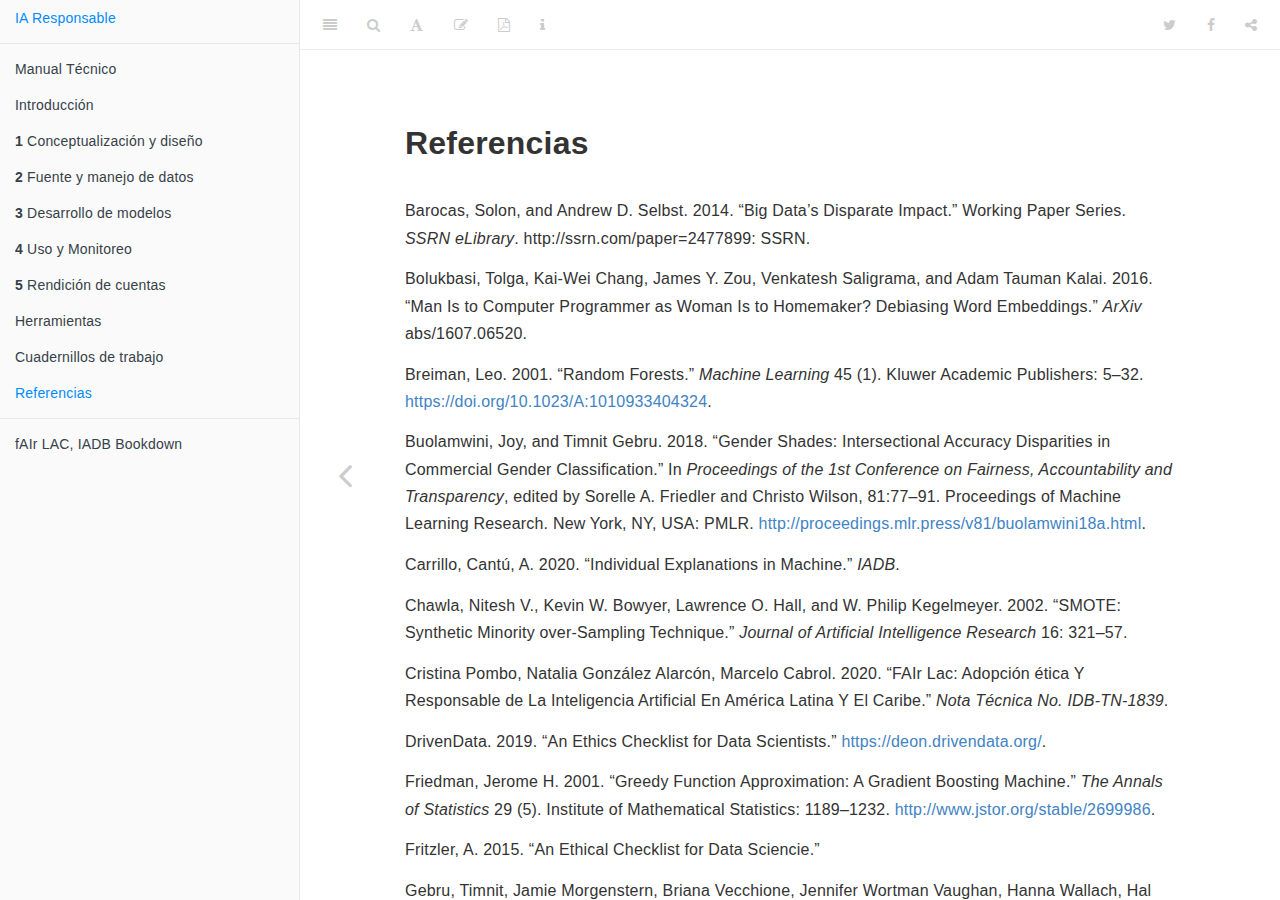
<file: referencias.html>
<!DOCTYPE html>
<html lang="" xml:lang="">
<head>

  <meta charset="utf-8" />
  <meta http-equiv="X-UA-Compatible" content="IE=edge" />
  <title>Referencias | IA Responsable (Ciclo de vida de IA)</title>
  <meta name="description" content="Documento guía y cuadernos de trabajo para evaluar y mejorar el uso responsable de aprendizaje de máquina e Inteligencia Artifical" />
  <meta name="generator" content="bookdown 0.18 and GitBook 2.6.7" />

  <meta property="og:title" content="Referencias | IA Responsable (Ciclo de vida de IA)" />
  <meta property="og:type" content="book" />
  
  
  <meta property="og:description" content="Documento guía y cuadernos de trabajo para evaluar y mejorar el uso responsable de aprendizaje de máquina e Inteligencia Artifical" />
  

  <meta name="twitter:card" content="summary" />
  <meta name="twitter:title" content="Referencias | IA Responsable (Ciclo de vida de IA)" />
  
  <meta name="twitter:description" content="Documento guía y cuadernos de trabajo para evaluar y mejorar el uso responsable de aprendizaje de máquina e Inteligencia Artifical" />
  




  <meta name="viewport" content="width=device-width, initial-scale=1" />
  <meta name="apple-mobile-web-app-capable" content="yes" />
  <meta name="apple-mobile-web-app-status-bar-style" content="black" />
  
  
<link rel="prev" href="cuadernillos-de-trabajo.html"/>

<script src="libs/jquery-2.2.3/jquery.min.js"></script>
<link href="libs/gitbook-2.6.7/css/style.css" rel="stylesheet" />
<link href="libs/gitbook-2.6.7/css/plugin-table.css" rel="stylesheet" />
<link href="libs/gitbook-2.6.7/css/plugin-bookdown.css" rel="stylesheet" />
<link href="libs/gitbook-2.6.7/css/plugin-highlight.css" rel="stylesheet" />
<link href="libs/gitbook-2.6.7/css/plugin-search.css" rel="stylesheet" />
<link href="libs/gitbook-2.6.7/css/plugin-fontsettings.css" rel="stylesheet" />
<link href="libs/gitbook-2.6.7/css/plugin-clipboard.css" rel="stylesheet" />











<style type="text/css">
a.sourceLine { display: inline-block; line-height: 1.25; }
a.sourceLine { pointer-events: none; color: inherit; text-decoration: inherit; }
a.sourceLine:empty { height: 1.2em; }
.sourceCode { overflow: visible; }
code.sourceCode { white-space: pre; position: relative; }
pre.sourceCode { margin: 0; }
@media screen {
div.sourceCode { overflow: auto; }
}
@media print {
code.sourceCode { white-space: pre-wrap; }
a.sourceLine { text-indent: -1em; padding-left: 1em; }
}
pre.numberSource a.sourceLine
  { position: relative; left: -4em; }
pre.numberSource a.sourceLine::before
  { content: attr(data-line-number);
    position: relative; left: -1em; text-align: right; vertical-align: baseline;
    border: none; pointer-events: all; display: inline-block;
    -webkit-touch-callout: none; -webkit-user-select: none;
    -khtml-user-select: none; -moz-user-select: none;
    -ms-user-select: none; user-select: none;
    padding: 0 4px; width: 4em;
    color: #aaaaaa;
  }
pre.numberSource { margin-left: 3em; border-left: 1px solid #aaaaaa;  padding-left: 4px; }
div.sourceCode
  {  }
@media screen {
a.sourceLine::before { text-decoration: underline; }
}
code span.al { color: #ff0000; font-weight: bold; } /* Alert */
code span.an { color: #60a0b0; font-weight: bold; font-style: italic; } /* Annotation */
code span.at { color: #7d9029; } /* Attribute */
code span.bn { color: #40a070; } /* BaseN */
code span.bu { } /* BuiltIn */
code span.cf { color: #007020; font-weight: bold; } /* ControlFlow */
code span.ch { color: #4070a0; } /* Char */
code span.cn { color: #880000; } /* Constant */
code span.co { color: #60a0b0; font-style: italic; } /* Comment */
code span.cv { color: #60a0b0; font-weight: bold; font-style: italic; } /* CommentVar */
code span.do { color: #ba2121; font-style: italic; } /* Documentation */
code span.dt { color: #902000; } /* DataType */
code span.dv { color: #40a070; } /* DecVal */
code span.er { color: #ff0000; font-weight: bold; } /* Error */
code span.ex { } /* Extension */
code span.fl { color: #40a070; } /* Float */
code span.fu { color: #06287e; } /* Function */
code span.im { } /* Import */
code span.in { color: #60a0b0; font-weight: bold; font-style: italic; } /* Information */
code span.kw { color: #007020; font-weight: bold; } /* Keyword */
code span.op { color: #666666; } /* Operator */
code span.ot { color: #007020; } /* Other */
code span.pp { color: #bc7a00; } /* Preprocessor */
code span.sc { color: #4070a0; } /* SpecialChar */
code span.ss { color: #bb6688; } /* SpecialString */
code span.st { color: #4070a0; } /* String */
code span.va { color: #19177c; } /* Variable */
code span.vs { color: #4070a0; } /* VerbatimString */
code span.wa { color: #60a0b0; font-weight: bold; font-style: italic; } /* Warning */
</style>

<link rel="stylesheet" href="css/style.css" type="text/css" />
<link rel="stylesheet" href="css/toc.css" type="text/css" />
</head>

<body>



  <div class="book without-animation with-summary font-size-2 font-family-1" data-basepath=".">

    <div class="book-summary">
      <nav role="navigation">

<ul class="summary">
<li><a href="./index.html">IA Responsable</a></li>

<li class="divider"></li>
<li class="chapter" data-level="" data-path="index.html"><a href="index.html"><i class="fa fa-check"></i>Manual Técnico</a><ul>
<li class="chapter" data-level="" data-path="index.html"><a href="index.html#iniciativa-fair-lac"><i class="fa fa-check"></i>Iniciativa fAIr LAC</a></li>
<li class="chapter" data-level="" data-path="index.html"><a href="index.html#por-qué-este-manual"><i class="fa fa-check"></i>¿Por qué este manual?</a></li>
<li class="chapter" data-level="" data-path="index.html"><a href="index.html#para-quién-es-este-manual"><i class="fa fa-check"></i>¿Para quién es este manual?</a><ul>
<li class="chapter" data-level="" data-path="index.html"><a href="index.html#banco-interamericano-de-desarrollo-bid---sector-social"><i class="fa fa-check"></i>Banco Interamericano de Desarrollo (BID) - Sector Social</a></li>
<li class="chapter" data-level="" data-path="index.html"><a href="index.html#banco-interamericano-de-desarrollo-bid-bid-lab"><i class="fa fa-check"></i>Banco Interamericano de Desarrollo (BID) – BID Lab</a></li>
<li class="chapter" data-level="" data-path="index.html"><a href="index.html#agradecimientos"><i class="fa fa-check"></i>Agradecimientos</a></li>
</ul></li>
</ul></li>
<li class="chapter" data-level="" data-path="introducción.html"><a href="introducción.html"><i class="fa fa-check"></i>Introducción</a><ul>
<li class="chapter" data-level="" data-path="introducción.html"><a href="introducción.html#ml-y-sistemas-de-tomasoporte-de-decisiones"><i class="fa fa-check"></i>ML y sistemas de toma/soporte de decisiones</a></li>
<li class="chapter" data-level="" data-path="introducción.html"><a href="introducción.html#componentes-de-un-sistema-de-ia-para-políticas-públicas"><i class="fa fa-check"></i>Componentes de un sistema de IA para políticas públicas</a><ul>
<li class="chapter" data-level="" data-path="introducción.html"><a href="introducción.html#ciclo-de-vida-de-la-política-pública-con-ia"><i class="fa fa-check"></i>Ciclo de vida de la política pública con IA</a></li>
</ul></li>
<li class="chapter" data-level="" data-path="introducción.html"><a href="introducción.html#retos-del-ciclo-de-vida-del-ml"><i class="fa fa-check"></i>Retos del ciclo de vida del ML</a></li>
</ul></li>
<li class="chapter" data-level="1" data-path="conceptualización-y-diseño.html"><a href="conceptualización-y-diseño.html"><i class="fa fa-check"></i><b>1</b> Conceptualización y diseño</a><ul>
<li class="chapter" data-level="1.1" data-path="conceptualización-y-diseño.html"><a href="conceptualización-y-diseño.html#definición-correcta-del-problema-y-de-la-respuesta-de-política-pública"><i class="fa fa-check"></i><b>1.1</b> Definición correcta del problema y de la respuesta de política pública</a></li>
<li class="chapter" data-level="1.2" data-path="conceptualización-y-diseño.html"><a href="conceptualización-y-diseño.html#necesidad-y-proporcionalidad"><i class="fa fa-check"></i><b>1.2</b> Necesidad y Proporcionalidad</a></li>
</ul></li>
<li class="chapter" data-level="2" data-path="fuente-y-manejo-de-datos.html"><a href="fuente-y-manejo-de-datos.html"><i class="fa fa-check"></i><b>2</b> Fuente y manejo de datos</a><ul>
<li class="chapter" data-level="2.1" data-path="fuente-y-manejo-de-datos.html"><a href="fuente-y-manejo-de-datos.html#calidad-y-relevancia-de-los-datos-disponibles"><i class="fa fa-check"></i><b>2.1</b> Calidad y relevancia de los datos disponibles</a><ul>
<li class="chapter" data-level="2.1.1" data-path="fuente-y-manejo-de-datos.html"><a href="fuente-y-manejo-de-datos.html#reto-estados-indeseables-o-subóptimos-en-datos-recolectados"><i class="fa fa-check"></i><b>2.1.1</b> Reto: Estados indeseables o subóptimos en datos recolectados</a></li>
<li class="chapter" data-level="2.1.2" data-path="fuente-y-manejo-de-datos.html"><a href="fuente-y-manejo-de-datos.html#mala-correspondencia-entre-variables-disponibles-y-variables-ideales"><i class="fa fa-check"></i><b>2.1.2</b> Mala correspondencia entre variables disponibles y variables ideales</a></li>
</ul></li>
<li class="chapter" data-level="2.2" data-path="fuente-y-manejo-de-datos.html"><a href="fuente-y-manejo-de-datos.html#información-incompleta-acerca-de-la-población-objetivo"><i class="fa fa-check"></i><b>2.2</b> Información incompleta acerca de la población objetivo</a><ul>
<li class="chapter" data-level="2.2.1" data-path="fuente-y-manejo-de-datos.html"><a href="fuente-y-manejo-de-datos.html#muestras-probabilísticas-y-naturales"><i class="fa fa-check"></i><b>2.2.1</b> Muestras probabilísticas y naturales</a></li>
<li class="chapter" data-level="2.2.2" data-path="fuente-y-manejo-de-datos.html"><a href="fuente-y-manejo-de-datos.html#atributos-faltantes-o-incompletos"><i class="fa fa-check"></i><b>2.2.2</b> Atributos faltantes o incompletos</a></li>
</ul></li>
<li class="chapter" data-level="2.3" data-path="fuente-y-manejo-de-datos.html"><a href="fuente-y-manejo-de-datos.html#comparación-causal"><i class="fa fa-check"></i><b>2.3</b> Comparación causal</a></li>
</ul></li>
<li class="chapter" data-level="3" data-path="desarrollo-de-modelos.html"><a href="desarrollo-de-modelos.html"><i class="fa fa-check"></i><b>3</b> Desarrollo de modelos</a><ul>
<li class="chapter" data-level="3.1" data-path="desarrollo-de-modelos.html"><a href="desarrollo-de-modelos.html#ausencia-y-errores-de-validación"><i class="fa fa-check"></i><b>3.1</b> Ausencia y errores de validación</a></li>
<li class="chapter" data-level="3.2" data-path="desarrollo-de-modelos.html"><a href="desarrollo-de-modelos.html#fugas-de-información"><i class="fa fa-check"></i><b>3.2</b> Fugas de información</a><ul>
<li class="chapter" data-level="3.2.1" data-path="desarrollo-de-modelos.html"><a href="desarrollo-de-modelos.html#fugas-de-datos---variables-no-disponbiles-en-la-predicción"><i class="fa fa-check"></i><b>3.2.1</b> Fugas de datos - Variables no disponbiles en la predicción</a></li>
</ul></li>
<li class="chapter" data-level="3.3" data-path="desarrollo-de-modelos.html"><a href="desarrollo-de-modelos.html#clasificación-probabilidades-y-clases"><i class="fa fa-check"></i><b>3.3</b> Clasificación: probabilidades y clases</a></li>
<li class="chapter" data-level="3.4" data-path="desarrollo-de-modelos.html"><a href="desarrollo-de-modelos.html#sub-y-sobreajuste"><i class="fa fa-check"></i><b>3.4</b> Sub y sobreajuste</a></li>
<li class="chapter" data-level="3.5" data-path="desarrollo-de-modelos.html"><a href="desarrollo-de-modelos.html#errores-no-cuantificados-y-evaluación-humana"><i class="fa fa-check"></i><b>3.5</b> Errores no cuantificados y evaluación humana</a></li>
<li class="chapter" data-level="3.6" data-path="desarrollo-de-modelos.html"><a href="desarrollo-de-modelos.html#equidad-y-desempeño-diferencial-de-predictores"><i class="fa fa-check"></i><b>3.6</b> Equidad y desempeño diferencial de predictores</a></li>
</ul></li>
<li class="chapter" data-level="4" data-path="uso-y-monitoreo.html"><a href="uso-y-monitoreo.html"><i class="fa fa-check"></i><b>4</b> Uso y Monitoreo</a><ul>
<li class="chapter" data-level="4.1" data-path="uso-y-monitoreo.html"><a href="uso-y-monitoreo.html#degradación-de-desempeño"><i class="fa fa-check"></i><b>4.1</b> Degradación de desempeño</a></li>
<li class="chapter" data-level="4.2" data-path="uso-y-monitoreo.html"><a href="uso-y-monitoreo.html#experimentos-y-recopilación-de-datos"><i class="fa fa-check"></i><b>4.2</b> Experimentos y recopilación de datos</a></li>
</ul></li>
<li class="chapter" data-level="5" data-path="rendición-de-cuentas.html"><a href="rendición-de-cuentas.html"><i class="fa fa-check"></i><b>5</b> Rendición de cuentas</a><ul>
<li class="chapter" data-level="5.1" data-path="rendición-de-cuentas.html"><a href="rendición-de-cuentas.html#interpretabilidad-y-explicación-de-predicciones."><i class="fa fa-check"></i><b>5.1</b> Interpretabilidad y explicación de predicciones.</a></li>
<li class="chapter" data-level="5.2" data-path="rendición-de-cuentas.html"><a href="rendición-de-cuentas.html#explicabilidad-de-predicciones-individuales"><i class="fa fa-check"></i><b>5.2</b> Explicabilidad de predicciones individuales</a></li>
<li class="chapter" data-level="5.3" data-path="rendición-de-cuentas.html"><a href="rendición-de-cuentas.html#trazabilidad"><i class="fa fa-check"></i><b>5.3</b> Trazabilidad</a></li>
</ul></li>
<li class="chapter" data-level="" data-path="herramientas.html"><a href="herramientas.html"><i class="fa fa-check"></i>Herramientas</a><ul>
<li class="chapter" data-level="" data-path="herramientas.html"><a href="herramientas.html#herramienta-1-lista-de-verificación-checklist-de-ia-robusta-y-responsable"><i class="fa fa-check"></i>Herramienta 1: Lista de verificación (Checklist) de IA robusta y responsable</a></li>
<li class="chapter" data-level="" data-path="herramientas.html"><a href="herramientas.html#herramienta-2-perfil-de-datos"><i class="fa fa-check"></i>Herramienta 2: Perfil de Datos</a></li>
<li class="chapter" data-level="" data-path="herramientas.html"><a href="herramientas.html#herramienta-3-perfil-del-modelo"><i class="fa fa-check"></i>Herramienta 3: Perfil del Modelo</a></li>
</ul></li>
<li class="chapter" data-level="" data-path="cuadernillos-de-trabajo.html"><a href="cuadernillos-de-trabajo.html"><i class="fa fa-check"></i>Cuadernillos de trabajo</a><ul>
<li class="chapter" data-level="" data-path="cuadernillos-de-trabajo.html"><a href="cuadernillos-de-trabajo.html#mala-correspondencia-de-métrica-y-objetivos"><i class="fa fa-check"></i>Mala correspondencia de métrica y objetivos</a></li>
<li class="chapter" data-level="" data-path="cuadernillos-de-trabajo.html"><a href="cuadernillos-de-trabajo.html#muestras-naturales-y-sesgo"><i class="fa fa-check"></i>Muestras naturales y sesgo</a><ul>
<li class="chapter" data-level="5.3.1" data-path="cuadernillos-de-trabajo.html"><a href="cuadernillos-de-trabajo.html#muestras-naturales-mala-representatividad"><i class="fa fa-check"></i><b>5.3.1</b> Muestras naturales: mala representatividad</a></li>
<li class="chapter" data-level="5.3.2" data-path="cuadernillos-de-trabajo.html"><a href="cuadernillos-de-trabajo.html#natural"><i class="fa fa-check"></i><b>5.3.2</b> Muestras naturales: comparaciones causales</a></li>
</ul></li>
<li class="chapter" data-level="" data-path="cuadernillos-de-trabajo.html"><a href="cuadernillos-de-trabajo.html#desarrollo-de-los-modelos"><i class="fa fa-check"></i>Desarrollo de los modelos</a></li>
<li class="chapter" data-level="" data-path="cuadernillos-de-trabajo.html"><a href="cuadernillos-de-trabajo.html#fugas-entrenamiento-validación"><i class="fa fa-check"></i>Fugas Entrenamiento Validación</a><ul>
<li class="chapter" data-level="5.3.3" data-path="cuadernillos-de-trabajo.html"><a href="cuadernillos-de-trabajo.html#selección-de-variables-antes-de-dividir-los-datos"><i class="fa fa-check"></i><b>5.3.3</b> Selección de variables antes de dividir los datos</a></li>
<li class="chapter" data-level="5.3.4" data-path="cuadernillos-de-trabajo.html"><a href="cuadernillos-de-trabajo.html#sobremuestrear-antes-de-particionar"><i class="fa fa-check"></i><b>5.3.4</b> Sobremuestrear antes de particionar</a></li>
</ul></li>
<li class="chapter" data-level="" data-path="cuadernillos-de-trabajo.html"><a href="cuadernillos-de-trabajo.html#fugas-en-implementación"><i class="fa fa-check"></i>Fugas en implementación</a><ul>
<li class="chapter" data-level="5.3.5" data-path="cuadernillos-de-trabajo.html"><a href="cuadernillos-de-trabajo.html#variables-no-disponibles-al-momento-de-predicción"><i class="fa fa-check"></i><b>5.3.5</b> Variables no disponibles al momento de predicción</a></li>
</ul></li>
<li class="chapter" data-level="" data-path="cuadernillos-de-trabajo.html"><a href="cuadernillos-de-trabajo.html#evaluación-de-punto-de-corte"><i class="fa fa-check"></i>Evaluación de punto de corte</a></li>
<li class="chapter" data-level="" data-path="cuadernillos-de-trabajo.html"><a href="cuadernillos-de-trabajo.html#desbalance-de-clases"><i class="fa fa-check"></i>Desbalance de clases</a></li>
<li class="chapter" data-level="" data-path="cuadernillos-de-trabajo.html"><a href="cuadernillos-de-trabajo.html#equidad-con-atributos-protegidos"><i class="fa fa-check"></i>Equidad con atributos protegidos</a></li>
<li class="chapter" data-level="" data-path="cuadernillos-de-trabajo.html"><a href="cuadernillos-de-trabajo.html#interpretabilidad"><i class="fa fa-check"></i>Interpretabilidad</a></li>
<li class="chapter" data-level="" data-path="cuadernillos-de-trabajo.html"><a href="cuadernillos-de-trabajo.html#explicación-de-predicciones"><i class="fa fa-check"></i>Explicación de predicciones</a></li>
</ul></li>
<li class="chapter" data-level="" data-path="referencias.html"><a href="referencias.html"><i class="fa fa-check"></i>Referencias</a></li>
<li class="divider"></li>
<li><a href="http://fairlac.iadb.org/" target="blank">fAIr LAC, IADB Bookdown</a></li>

</ul>

      </nav>
    </div>

    <div class="book-body">
      <div class="body-inner">
        <div class="book-header" role="navigation">
          <h1>
            <i class="fa fa-circle-o-notch fa-spin"></i><a href="./">IA Responsable (Ciclo de vida de IA)</a>
          </h1>
        </div>

        <div class="page-wrapper" tabindex="-1" role="main">
          <div class="page-inner">

            <section class="normal" id="section-">
<div id="referencias" class="section level1 unnumbered">
<h1>Referencias</h1>

<div id="refs" class="references">
<div id="ref-barocas">
<p>Barocas, Solon, and Andrew D. Selbst. 2014. “Big Data’s Disparate Impact.” Working Paper Series. <em>SSRN eLibrary</em>. http://ssrn.com/paper=2477899: SSRN.</p>
</div>
<div id="ref-bolukbasi">
<p>Bolukbasi, Tolga, Kai-Wei Chang, James Y. Zou, Venkatesh Saligrama, and Adam Tauman Kalai. 2016. “Man Is to Computer Programmer as Woman Is to Homemaker? Debiasing Word Embeddings.” <em>ArXiv</em> abs/1607.06520.</p>
</div>
<div id="ref-breimanrandom">
<p>Breiman, Leo. 2001. “Random Forests.” <em>Machine Learning</em> 45 (1). Kluwer Academic Publishers: 5–32. <a href="https://doi.org/10.1023/A:1010933404324">https://doi.org/10.1023/A:1010933404324</a>.</p>
</div>
<div id="ref-boulamwini">
<p>Buolamwini, Joy, and Timnit Gebru. 2018. “Gender Shades: Intersectional Accuracy Disparities in Commercial Gender Classification.” In <em>Proceedings of the 1st Conference on Fairness, Accountability and Transparency</em>, edited by Sorelle A. Friedler and Christo Wilson, 81:77–91. Proceedings of Machine Learning Research. New York, NY, USA: PMLR. <a href="http://proceedings.mlr.press/v81/buolamwini18a.html">http://proceedings.mlr.press/v81/buolamwini18a.html</a>.</p>
</div>
<div id="ref-carrillo">
<p>Carrillo, Cantú, A. 2020. “Individual Explanations in Machine.” <em>IADB</em>.</p>
</div>
<div id="ref-chawla">
<p>Chawla, Nitesh V., Kevin W. Bowyer, Lawrence O. Hall, and W. Philip Kegelmeyer. 2002. “SMOTE: Synthetic Minority over-Sampling Technique.” <em>Journal of Artificial Intelligence Research</em> 16: 321–57.</p>
</div>
<div id="ref-fair">
<p>Cristina Pombo, Natalia González Alarcón, Marcelo Cabrol. 2020. “FAIr Lac: Adopción ética Y Responsable de La Inteligencia Artificial En América Latina Y El Caribe.” <em>Nota Técnica No. IDB-TN-1839</em>.</p>
</div>
<div id="ref-drivendata2019">
<p>DrivenData. 2019. “An Ethics Checklist for Data Scientists.” <a href="https://deon.drivendata.org/">https://deon.drivendata.org/</a>.</p>
</div>
<div id="ref-friedman">
<p>Friedman, Jerome H. 2001. “Greedy Function Approximation: A Gradient Boosting Machine.” <em>The Annals of Statistics</em> 29 (5). Institute of Mathematical Statistics: 1189–1232. <a href="http://www.jstor.org/stable/2699986">http://www.jstor.org/stable/2699986</a>.</p>
</div>
<div id="ref-frit">
<p>Fritzler, A. 2015. “An Ethical Checklist for Data Sciencie.”</p>
</div>
<div id="ref-gebru">
<p>Gebru, Timnit, Jamie Morgenstern, Briana Vecchione, Jennifer Wortman Vaughan, Hanna Wallach, Hal Daumé III au2, and Kate Crawford. 2020. “Datasheets for Datasets.”</p>
</div>
<div id="ref-GelmanHill">
<p>Gelman, Andrew, and Jennifer Hill. 2006. <em>Data Analysis Using Regression and Multilevel/Hierarchical Models</em>. 1st ed. Cambridge University Press. <a href="http://www.amazon.com/Analysis-Regression-Multilevel-Hierarchical-Models/dp/052168689X/ref=sr_1_1?s=books&amp;ie=UTF8&amp;qid=1313405184&amp;sr=1-1">http://www.amazon.com/Analysis-Regression-Multilevel-Hierarchical-Models/dp/052168689X/ref=sr_1_1?s=books&amp;ie=UTF8&amp;qid=1313405184&amp;sr=1-1</a>.</p>
</div>
<div id="ref-greene">
<p>Greene, W.H. 2003. <em>Econometric Analysis</em>. Pearson Education. <a href="https://books.google.com.mx/books?id=njAcXDlR5U8C">https://books.google.com.mx/books?id=njAcXDlR5U8C</a>.</p>
</div>
<div id="ref-hardt">
<p>Hardt, Moritz, Eric Price, and Nathan Srebro. 2016. “Equality of Opportunity in Supervised Learning.” <em>CoRR</em> abs/1610.02413. <a href="http://arxiv.org/abs/1610.02413">http://arxiv.org/abs/1610.02413</a>.</p>
</div>
<div id="ref-ESL">
<p>Hastie, Trevor, Robert Tibshirani, and Jerome Friedman. 2017. <em>The Elements of Statistical Learning</em>. Springer Series in Statistics. Springer New York Inc. <a href="http://web.stanford.edu/~hastie/ElemStatLearn/">http://web.stanford.edu/~hastie/ElemStatLearn/</a>.</p>
</div>
<div id="ref-themis">
<p>Hvitfeldt, Emil. 2020. <em>Themis: Extra Recipes Steps for Dealing with Unbalanced Data</em>. <a href="https://CRAN.R-project.org/package=themis">https://CRAN.R-project.org/package=themis</a>.</p>
</div>
<div id="ref-king">
<p>Imai, Kosuke, Gary King, and Elizabeth Stuart. 2008. “Misunderstandings Among Experimentalists and Observationalists About Causal Inference.” <em>Journal of the Royal Statistical Society, Series A</em> 171, part 2: 481502.</p>
</div>
<div id="ref-enigh">
<p>INEGI. 2014. “Encuesta Nacional de Ingresos Y Gastos de Los Hogares (Enigh-2014). Diseño Muestral.” <a href="http://internet.contenidos.inegi.org.mx/contenidos/Productos/prod_serv/contenidos/espanol/bvinegi/productos/nueva_estruc/702825070359.pdf">http://internet.contenidos.inegi.org.mx/contenidos/Productos/prod_serv/contenidos/espanol/bvinegi/productos/nueva_estruc/702825070359.pdf</a>.</p>
</div>
<div id="ref-wilson">
<p>J., Wilson. 2014. “CWhat Your Iq Score Doesn’t Tell You.” <em>CNN</em>.</p>
</div>
<div id="ref-ISLR">
<p>James, Gareth, Daniela Witten, Trevor Hastie, and Rob Tibshirani. 2017. <em>ISLR: Data for an Introduction to Statistical Learning with Applications in R</em>. <a href="https://CRAN.R-project.org/package=ISLR">https://CRAN.R-project.org/package=ISLR</a>.</p>
</div>
<div id="ref-james">
<p>James, Gareth, Daniela Witten, Trevor Hastie, and Robert Tibshirani. 2013. <em>An Introduction to Statistical Learning: With Applications in R</em>. Springer. <a href="https://faculty.marshall.usc.edu/gareth-james/ISL/">https://faculty.marshall.usc.edu/gareth-james/ISL/</a>.</p>
</div>
<div id="ref-Jobin">
<p>Jobin, Anna, Marcello Ienca, and Effy Vayena. 2019. “The Global Landscape of Ai Ethics Guidelines.” <em>Nature Machine Intelligence</em>. <a href="https://www.nature.com/articles/s42256-019-0088-2">https://www.nature.com/articles/s42256-019-0088-2</a>.</p>
</div>
<div id="ref-kaufman">
<p>Kaufman, Shachar, Saharon Rosset, and Claudia Perlich. 2011. “Leakage in Data Mining: Formulation, Detection, and Avoidance.” In <em>Proceedings of the ACM SIGKDD International Conference on Knowledge Discovery and Data Mining</em>, 6:556–63. <a href="https://doi.org/10.1145/2020408.2020496">https://doi.org/10.1145/2020408.2020496</a>.</p>
</div>
<div id="ref-tune">
<p>Kuhn, Max. 2020. <em>Tune: Tidy Tuning Tools</em>. <a href="https://CRAN.R-project.org/package=tune">https://CRAN.R-project.org/package=tune</a>.</p>
</div>
<div id="ref-rsample">
<p>Kuhn, Max, Fanny Chow, and Hadley Wickham. 2020. <em>Rsample: General Resampling Infrastructure</em>. <a href="https://CRAN.R-project.org/package=rsample">https://CRAN.R-project.org/package=rsample</a>.</p>
</div>
<div id="ref-parsnip">
<p>Kuhn, Max, and Davis Vaughan. 2020a. <em>Parsnip: A Common Api to Modeling and Analysis Functions</em>. <a href="https://CRAN.R-project.org/package=parsnip">https://CRAN.R-project.org/package=parsnip</a>.</p>
</div>
<div id="ref-yardstick">
<p>———. 2020b. <em>Yardstick: Tidy Characterizations of Model Performance</em>. <a href="https://CRAN.R-project.org/package=yardstick">https://CRAN.R-project.org/package=yardstick</a>.</p>
</div>
<div id="ref-recipes">
<p>Kuhn, Max, and Hadley Wickham. 2020. <em>Recipes: Preprocessing Tools to Create Design Matrices</em>. <a href="https://CRAN.R-project.org/package=recipes">https://CRAN.R-project.org/package=recipes</a>.</p>
</div>
<div id="ref-kuhn">
<p>Kuhn, M., and K. Johnson. 2013. <em>Applied Predictive Modeling</em>. SpringerLink : Bücher. Springer New York. <a href="https://books.google.com.mx/books?id=xYRDAAAAQBAJ">https://books.google.com.mx/books?id=xYRDAAAAQBAJ</a>.</p>
</div>
<div id="ref-hipertension">
<p>Lackland, Daniel. 2014. “Racial Differences in Hypertension: Implications for High Blood Pressure Management.” <em>The American Journal of the Medical Sciences</em> 348 (June). <a href="https://doi.org/10.1097/MAJ.0000000000000308">https://doi.org/10.1097/MAJ.0000000000000308</a>.</p>
</div>
<div id="ref-missingrubin">
<p>Little, R.J.A., and D.B. Rubin. 2002. <em>Statistical Analysis with Missing Data</em>. Wiley Series in Probability and Mathematical Statistics. Probability and Mathematical Statistics. Wiley. <a href="http://books.google.com/books?id=aYPwAAAAMAAJ">http://books.google.com/books?id=aYPwAAAAMAAJ</a>.</p>
</div>
<div id="ref-lohr">
<p>Lohr, S.L. 2009. <em>Sampling: Design and Analysis</em>. Advanced (Cengage Learning). Cengage Learning. <a href="https://books.google.com.mx/books?id=aSXKXbyNlMQC">https://books.google.com.mx/books?id=aSXKXbyNlMQC</a>.</p>
</div>
<div id="ref-shapley">
<p>Lundberg, Scott, and Su-In Lee. 2017. “A Unified Approach to Interpreting Model Predictions.” <em>ArXiv</em> abs/1705.07874.</p>
</div>
<div id="ref-miller">
<p>Miller, Tim. 2019. “Explanation in Artificial Intelligence: Insights from the Social Sciences.” <em>Artif. Intell.</em> 267: 1–38.</p>
</div>
<div id="ref-Mitchell">
<p>Mitchell, Margaret, Simone Wu, Andrew Zaldivar, Parker Barnes, Lucy Vasserman, Ben Hutchinson, Elena Spitzer, Inioluwa Deborah Raji, and Timnit Gebru. 2018. “Model Cards for Model Reporting.” <em>CoRR</em> abs/1810.03993. <a href="http://arxiv.org/abs/1810.03993">http://arxiv.org/abs/1810.03993</a>.</p>
</div>
<div id="ref-molnar2019">
<p>Molnar, Christoph. 2019. <em>Interpretable Machine Learning: A Guide for Making Black Box Models Explainable</em>.</p>
</div>
<div id="ref-Obermeyer4">
<p>Obermeyer, Ziad, Brian Powers, Christine Vogeli, and Sendhil Mullainathan. 2019. “Dissecting Racial Bias in an Algorithm Used to Manage the Health of Populations.” <em>Science</em> 366 (6464). American Association for the Advancement of Science: 447–53. <a href="https://doi.org/10.1126/science.aax2342">https://doi.org/10.1126/science.aax2342</a>.</p>
</div>
<div id="ref-oecd2019">
<p>OECD. 2019. <em>Artificial Intelligence in Society</em>. <a href="https://doi.org/https://doi.org/https://doi.org/10.1787/eedfee77-en">https://doi.org/https://doi.org/https://doi.org/10.1787/eedfee77-en</a>.</p>
</div>
<div id="ref-patchwork">
<p>Pedersen, Thomas Lin. 2019. <em>Patchwork: The Composer of Plots</em>. <a href="https://CRAN.R-project.org/package=patchwork">https://CRAN.R-project.org/package=patchwork</a>.</p>
</div>
<div id="ref-saheart">
<p>Rossouw, Jacques E., Johan du Plessis, A J Spinnler Benadé, P C Jordaan, Johan Kotze, Pieter L. Jooste, and José Joaquim Ferreira. 1983. “Coronary Risk Factor Screening in Three Rural Communities. The Coris Baseline Study.” <em>South African Medical Journal = Suid-Afrikaanse Tydskrif Vir Geneeskunde</em> 64 12: 430–6.</p>
</div>
<div id="ref-gradient">
<p>Sundararajan, Mukund, Ankur Taly, and Qiqi Yan. 2017. “Axiomatic Attribution for Deep Networks.” <em>ArXiv</em> abs/1703.01365.</p>
</div>
<div id="ref-Suresh">
<p>Suresh, Harini, and John V. Guttag. 2019. “A Framework for Understanding Unintended Consequences of Machine Learning.” <em>ArXiv</em> abs/1901.10002.</p>
</div>
<div id="ref-mice">
<p>van Buuren, Stef, and Karin Groothuis-Oudshoorn. 2011. “mice: Multivariate Imputation by Chained Equations in R.” <em>Journal of Statistical Software</em> 45 (3): 1–67. <a href="https://www.jstatsoft.org/v45/i03/">https://www.jstatsoft.org/v45/i03/</a>.</p>
</div>
<div id="ref-workflows">
<p>Vaughan, Davis. 2020. <em>Workflows: Modeling Workflows</em>. <a href="https://CRAN.R-project.org/package=workflows">https://CRAN.R-project.org/package=workflows</a>.</p>
</div>
<div id="ref-vaver">
<p>Vaver, Jon, and Jim Koehler. 2011. “Measuring Ad Effectiveness Using Geo Experiments.” Google Inc. <a href="http://googleresearch.blogspot.com/2011/12/measuring-ad-effectiveness-using-geo.html">http://googleresearch.blogspot.com/2011/12/measuring-ad-effectiveness-using-geo.html</a>.</p>
</div>
<div id="ref-verma">
<p>Verma, Sahil, and Julia Rubin. 2018. “Fairness Definitions Explained.” In <em>Proceedings of the International Workshop on Software Fairness</em>, 1–7. FairWare ’18. New York, NY, USA: Association for Computing Machinery. <a href="https://doi.org/10.1145/3194770.3194776">https://doi.org/10.1145/3194770.3194776</a>.</p>
</div>
<div id="ref-wachter">
<p>Wachter, Sandra, Brent D. Mittelstadt, and Chris Russell. 2017. “Counterfactual Explanations Without Opening the Black Box: Automated Decisions and the Gdpr.” <em>ArXiv</em> abs/1711.00399.</p>
</div>
<div id="ref-Athey">
<p>Wager, Stefan, and Susan Athey. 2018. “Estimation and Inference of Heterogeneous Treatment Effects Using Random Forests.” <em>Journal of the American Statistical Association</em>. <a href="https://www.gsb.stanford.edu/faculty-research/publications/estimation-inference-heterogeneous-treatment-effects-using-random">https://www.gsb.stanford.edu/faculty-research/publications/estimation-inference-heterogeneous-treatment-effects-using-random</a>.</p>
</div>
<div id="ref-tidyverse">
<p>Wickham, Hadley. 2017. <em>Tidyverse: Easily Install and Load the ’Tidyverse’</em>. <a href="https://CRAN.R-project.org/package=tidyverse">https://CRAN.R-project.org/package=tidyverse</a>.</p>
</div>
<div id="ref-anemiaracial">
<p>Williams, D M. 1981. “Racial differences of hemoglobin concentration: measurements of iron, copper, and zinc.” <em>The American Journal of Clinical Nutrition</em> 34 (9): 1694–1700. <a href="https://doi.org/10.1093/ajcn/34.9.1694">https://doi.org/10.1093/ajcn/34.9.1694</a>.</p>
</div>
<div id="ref-knitr">
<p>Xie, Yihui. 2019. <em>Knitr: A General-Purpose Package for Dynamic Report Generation in R</em>. <a href="https://yihui.name/knitr/">https://yihui.name/knitr/</a>.</p>
</div>
</div>
</div>





















            </section>

          </div>
        </div>
      </div>
<a href="cuadernillos-de-trabajo.html" class="navigation navigation-prev navigation-unique" aria-label="Previous page"><i class="fa fa-angle-left"></i></a>

    </div>
  </div>
<script src="libs/gitbook-2.6.7/js/app.min.js"></script>
<script src="libs/gitbook-2.6.7/js/lunr.js"></script>
<script src="libs/gitbook-2.6.7/js/clipboard.min.js"></script>
<script src="libs/gitbook-2.6.7/js/plugin-search.js"></script>
<script src="libs/gitbook-2.6.7/js/plugin-sharing.js"></script>
<script src="libs/gitbook-2.6.7/js/plugin-fontsettings.js"></script>
<script src="libs/gitbook-2.6.7/js/plugin-bookdown.js"></script>
<script src="libs/gitbook-2.6.7/js/jquery.highlight.js"></script>
<script src="libs/gitbook-2.6.7/js/plugin-clipboard.js"></script>
<script>
gitbook.require(["gitbook"], function(gitbook) {
gitbook.start({
"sharing": {
"github": false,
"facebook": true,
"twitter": true,
"linkedin": false,
"weibo": false,
"instapaper": false,
"vk": false,
"all": ["facebook", "twitter", "linkedin", "weibo", "instapaper"]
},
"fontsettings": {
"theme": "white",
"family": "sans",
"size": 2
},
"edit": {
"link": "https://github.com/EL-BID/Manual-IA-Responsable/edit/master/99-referencias.Rmd",
"text": "Edit"
},
"history": {
"link": null,
"text": null
},
"view": {
"link": null,
"text": null
},
"download": ["IA-responsable.pdf"],
"toc": {
"collapse": "section",
"scroll_highlight": true,
"toolbar": {
"position": "fixed"
}
}
});
});
</script>

<!-- dynamically load mathjax for compatibility with self-contained -->
<script>
  (function () {
    var script = document.createElement("script");
    script.type = "text/javascript";
    var src = "true";
    if (src === "" || src === "true") src = "https://mathjax.rstudio.com/latest/MathJax.js?config=TeX-MML-AM_CHTML";
    if (location.protocol !== "file:")
      if (/^https?:/.test(src))
        src = src.replace(/^https?:/, '');
    script.src = src;
    document.getElementsByTagName("head")[0].appendChild(script);
  })();
</script>
</body>

</html>
</file>
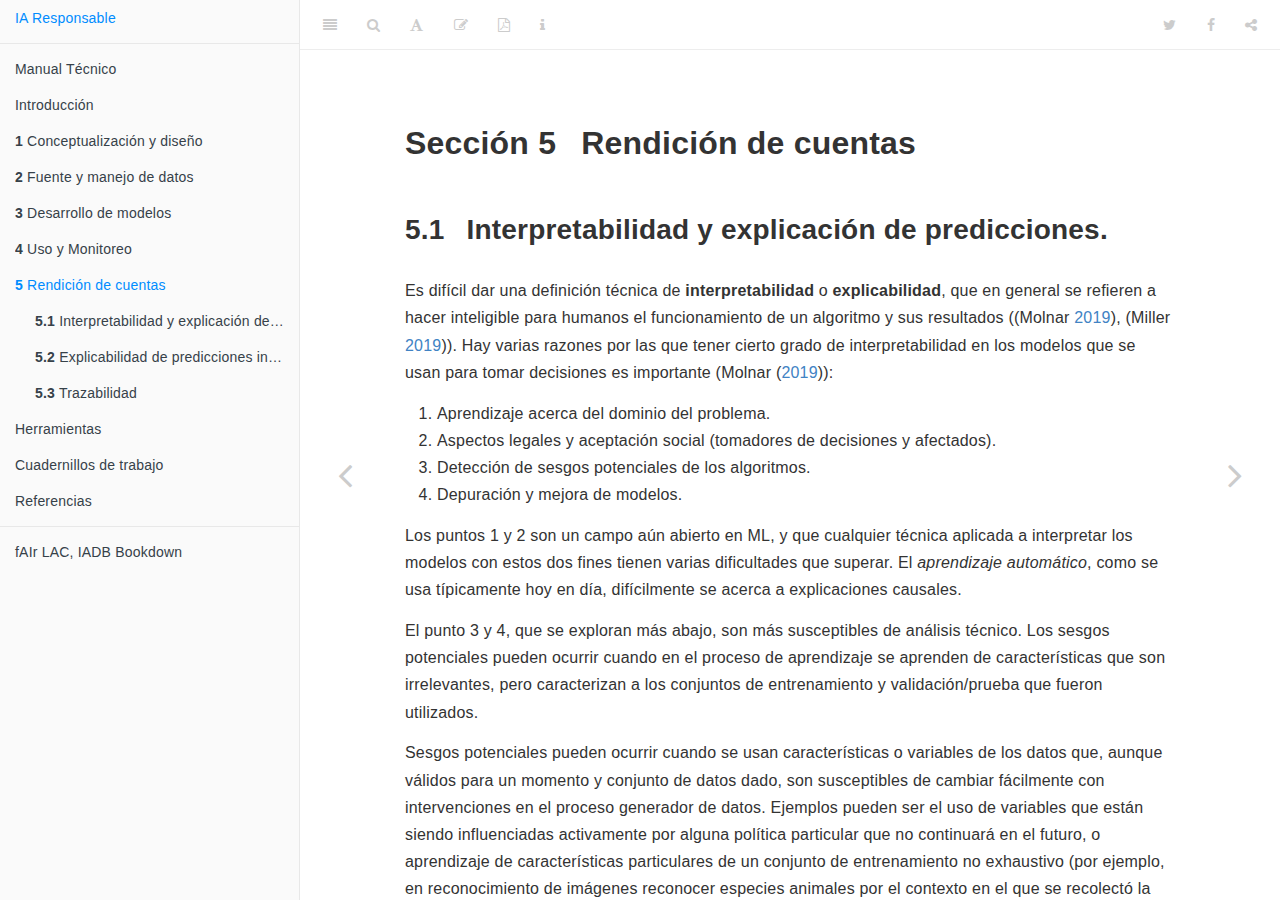
<file: rendición-de-cuentas.html>
<!DOCTYPE html>
<html lang="" xml:lang="">
<head>

  <meta charset="utf-8" />
  <meta http-equiv="X-UA-Compatible" content="IE=edge" />
  <title>Sección 5 Rendición de cuentas | IA Responsable (Ciclo de vida de IA)</title>
  <meta name="description" content="Documento guía y cuadernos de trabajo para evaluar y mejorar el uso responsable de aprendizaje de máquina e Inteligencia Artifical" />
  <meta name="generator" content="bookdown 0.18 and GitBook 2.6.7" />

  <meta property="og:title" content="Sección 5 Rendición de cuentas | IA Responsable (Ciclo de vida de IA)" />
  <meta property="og:type" content="book" />
  
  
  <meta property="og:description" content="Documento guía y cuadernos de trabajo para evaluar y mejorar el uso responsable de aprendizaje de máquina e Inteligencia Artifical" />
  

  <meta name="twitter:card" content="summary" />
  <meta name="twitter:title" content="Sección 5 Rendición de cuentas | IA Responsable (Ciclo de vida de IA)" />
  
  <meta name="twitter:description" content="Documento guía y cuadernos de trabajo para evaluar y mejorar el uso responsable de aprendizaje de máquina e Inteligencia Artifical" />
  




  <meta name="viewport" content="width=device-width, initial-scale=1" />
  <meta name="apple-mobile-web-app-capable" content="yes" />
  <meta name="apple-mobile-web-app-status-bar-style" content="black" />
  
  
<link rel="prev" href="uso-y-monitoreo.html"/>
<link rel="next" href="herramientas.html"/>
<script src="libs/jquery-2.2.3/jquery.min.js"></script>
<link href="libs/gitbook-2.6.7/css/style.css" rel="stylesheet" />
<link href="libs/gitbook-2.6.7/css/plugin-table.css" rel="stylesheet" />
<link href="libs/gitbook-2.6.7/css/plugin-bookdown.css" rel="stylesheet" />
<link href="libs/gitbook-2.6.7/css/plugin-highlight.css" rel="stylesheet" />
<link href="libs/gitbook-2.6.7/css/plugin-search.css" rel="stylesheet" />
<link href="libs/gitbook-2.6.7/css/plugin-fontsettings.css" rel="stylesheet" />
<link href="libs/gitbook-2.6.7/css/plugin-clipboard.css" rel="stylesheet" />











<style type="text/css">
a.sourceLine { display: inline-block; line-height: 1.25; }
a.sourceLine { pointer-events: none; color: inherit; text-decoration: inherit; }
a.sourceLine:empty { height: 1.2em; }
.sourceCode { overflow: visible; }
code.sourceCode { white-space: pre; position: relative; }
pre.sourceCode { margin: 0; }
@media screen {
div.sourceCode { overflow: auto; }
}
@media print {
code.sourceCode { white-space: pre-wrap; }
a.sourceLine { text-indent: -1em; padding-left: 1em; }
}
pre.numberSource a.sourceLine
  { position: relative; left: -4em; }
pre.numberSource a.sourceLine::before
  { content: attr(data-line-number);
    position: relative; left: -1em; text-align: right; vertical-align: baseline;
    border: none; pointer-events: all; display: inline-block;
    -webkit-touch-callout: none; -webkit-user-select: none;
    -khtml-user-select: none; -moz-user-select: none;
    -ms-user-select: none; user-select: none;
    padding: 0 4px; width: 4em;
    color: #aaaaaa;
  }
pre.numberSource { margin-left: 3em; border-left: 1px solid #aaaaaa;  padding-left: 4px; }
div.sourceCode
  {  }
@media screen {
a.sourceLine::before { text-decoration: underline; }
}
code span.al { color: #ff0000; font-weight: bold; } /* Alert */
code span.an { color: #60a0b0; font-weight: bold; font-style: italic; } /* Annotation */
code span.at { color: #7d9029; } /* Attribute */
code span.bn { color: #40a070; } /* BaseN */
code span.bu { } /* BuiltIn */
code span.cf { color: #007020; font-weight: bold; } /* ControlFlow */
code span.ch { color: #4070a0; } /* Char */
code span.cn { color: #880000; } /* Constant */
code span.co { color: #60a0b0; font-style: italic; } /* Comment */
code span.cv { color: #60a0b0; font-weight: bold; font-style: italic; } /* CommentVar */
code span.do { color: #ba2121; font-style: italic; } /* Documentation */
code span.dt { color: #902000; } /* DataType */
code span.dv { color: #40a070; } /* DecVal */
code span.er { color: #ff0000; font-weight: bold; } /* Error */
code span.ex { } /* Extension */
code span.fl { color: #40a070; } /* Float */
code span.fu { color: #06287e; } /* Function */
code span.im { } /* Import */
code span.in { color: #60a0b0; font-weight: bold; font-style: italic; } /* Information */
code span.kw { color: #007020; font-weight: bold; } /* Keyword */
code span.op { color: #666666; } /* Operator */
code span.ot { color: #007020; } /* Other */
code span.pp { color: #bc7a00; } /* Preprocessor */
code span.sc { color: #4070a0; } /* SpecialChar */
code span.ss { color: #bb6688; } /* SpecialString */
code span.st { color: #4070a0; } /* String */
code span.va { color: #19177c; } /* Variable */
code span.vs { color: #4070a0; } /* VerbatimString */
code span.wa { color: #60a0b0; font-weight: bold; font-style: italic; } /* Warning */
</style>

<link rel="stylesheet" href="css/style.css" type="text/css" />
<link rel="stylesheet" href="css/toc.css" type="text/css" />
</head>

<body>



  <div class="book without-animation with-summary font-size-2 font-family-1" data-basepath=".">

    <div class="book-summary">
      <nav role="navigation">

<ul class="summary">
<li><a href="./index.html">IA Responsable</a></li>

<li class="divider"></li>
<li class="chapter" data-level="" data-path="index.html"><a href="index.html"><i class="fa fa-check"></i>Manual Técnico</a><ul>
<li class="chapter" data-level="" data-path="index.html"><a href="index.html#iniciativa-fair-lac"><i class="fa fa-check"></i>Iniciativa fAIr LAC</a></li>
<li class="chapter" data-level="" data-path="index.html"><a href="index.html#por-qué-este-manual"><i class="fa fa-check"></i>¿Por qué este manual?</a></li>
<li class="chapter" data-level="" data-path="index.html"><a href="index.html#para-quién-es-este-manual"><i class="fa fa-check"></i>¿Para quién es este manual?</a><ul>
<li class="chapter" data-level="" data-path="index.html"><a href="index.html#banco-interamericano-de-desarrollo-bid---sector-social"><i class="fa fa-check"></i>Banco Interamericano de Desarrollo (BID) - Sector Social</a></li>
<li class="chapter" data-level="" data-path="index.html"><a href="index.html#banco-interamericano-de-desarrollo-bid-bid-lab"><i class="fa fa-check"></i>Banco Interamericano de Desarrollo (BID) – BID Lab</a></li>
<li class="chapter" data-level="" data-path="index.html"><a href="index.html#agradecimientos"><i class="fa fa-check"></i>Agradecimientos</a></li>
</ul></li>
</ul></li>
<li class="chapter" data-level="" data-path="introducción.html"><a href="introducción.html"><i class="fa fa-check"></i>Introducción</a><ul>
<li class="chapter" data-level="" data-path="introducción.html"><a href="introducción.html#ml-y-sistemas-de-tomasoporte-de-decisiones"><i class="fa fa-check"></i>ML y sistemas de toma/soporte de decisiones</a></li>
<li class="chapter" data-level="" data-path="introducción.html"><a href="introducción.html#componentes-de-un-sistema-de-ia-para-políticas-públicas"><i class="fa fa-check"></i>Componentes de un sistema de IA para políticas públicas</a><ul>
<li class="chapter" data-level="" data-path="introducción.html"><a href="introducción.html#ciclo-de-vida-de-la-política-pública-con-ia"><i class="fa fa-check"></i>Ciclo de vida de la política pública con IA</a></li>
</ul></li>
<li class="chapter" data-level="" data-path="introducción.html"><a href="introducción.html#retos-del-ciclo-de-vida-del-ml"><i class="fa fa-check"></i>Retos del ciclo de vida del ML</a></li>
</ul></li>
<li class="chapter" data-level="1" data-path="conceptualización-y-diseño.html"><a href="conceptualización-y-diseño.html"><i class="fa fa-check"></i><b>1</b> Conceptualización y diseño</a><ul>
<li class="chapter" data-level="1.1" data-path="conceptualización-y-diseño.html"><a href="conceptualización-y-diseño.html#definición-correcta-del-problema-y-de-la-respuesta-de-política-pública"><i class="fa fa-check"></i><b>1.1</b> Definición correcta del problema y de la respuesta de política pública</a></li>
<li class="chapter" data-level="1.2" data-path="conceptualización-y-diseño.html"><a href="conceptualización-y-diseño.html#necesidad-y-proporcionalidad"><i class="fa fa-check"></i><b>1.2</b> Necesidad y Proporcionalidad</a></li>
</ul></li>
<li class="chapter" data-level="2" data-path="fuente-y-manejo-de-datos.html"><a href="fuente-y-manejo-de-datos.html"><i class="fa fa-check"></i><b>2</b> Fuente y manejo de datos</a><ul>
<li class="chapter" data-level="2.1" data-path="fuente-y-manejo-de-datos.html"><a href="fuente-y-manejo-de-datos.html#calidad-y-relevancia-de-los-datos-disponibles"><i class="fa fa-check"></i><b>2.1</b> Calidad y relevancia de los datos disponibles</a><ul>
<li class="chapter" data-level="2.1.1" data-path="fuente-y-manejo-de-datos.html"><a href="fuente-y-manejo-de-datos.html#reto-estados-indeseables-o-subóptimos-en-datos-recolectados"><i class="fa fa-check"></i><b>2.1.1</b> Reto: Estados indeseables o subóptimos en datos recolectados</a></li>
<li class="chapter" data-level="2.1.2" data-path="fuente-y-manejo-de-datos.html"><a href="fuente-y-manejo-de-datos.html#mala-correspondencia-entre-variables-disponibles-y-variables-ideales"><i class="fa fa-check"></i><b>2.1.2</b> Mala correspondencia entre variables disponibles y variables ideales</a></li>
</ul></li>
<li class="chapter" data-level="2.2" data-path="fuente-y-manejo-de-datos.html"><a href="fuente-y-manejo-de-datos.html#información-incompleta-acerca-de-la-población-objetivo"><i class="fa fa-check"></i><b>2.2</b> Información incompleta acerca de la población objetivo</a><ul>
<li class="chapter" data-level="2.2.1" data-path="fuente-y-manejo-de-datos.html"><a href="fuente-y-manejo-de-datos.html#muestras-probabilísticas-y-naturales"><i class="fa fa-check"></i><b>2.2.1</b> Muestras probabilísticas y naturales</a></li>
<li class="chapter" data-level="2.2.2" data-path="fuente-y-manejo-de-datos.html"><a href="fuente-y-manejo-de-datos.html#atributos-faltantes-o-incompletos"><i class="fa fa-check"></i><b>2.2.2</b> Atributos faltantes o incompletos</a></li>
</ul></li>
<li class="chapter" data-level="2.3" data-path="fuente-y-manejo-de-datos.html"><a href="fuente-y-manejo-de-datos.html#comparación-causal"><i class="fa fa-check"></i><b>2.3</b> Comparación causal</a></li>
</ul></li>
<li class="chapter" data-level="3" data-path="desarrollo-de-modelos.html"><a href="desarrollo-de-modelos.html"><i class="fa fa-check"></i><b>3</b> Desarrollo de modelos</a><ul>
<li class="chapter" data-level="3.1" data-path="desarrollo-de-modelos.html"><a href="desarrollo-de-modelos.html#ausencia-y-errores-de-validación"><i class="fa fa-check"></i><b>3.1</b> Ausencia y errores de validación</a></li>
<li class="chapter" data-level="3.2" data-path="desarrollo-de-modelos.html"><a href="desarrollo-de-modelos.html#fugas-de-información"><i class="fa fa-check"></i><b>3.2</b> Fugas de información</a><ul>
<li class="chapter" data-level="3.2.1" data-path="desarrollo-de-modelos.html"><a href="desarrollo-de-modelos.html#fugas-de-datos---variables-no-disponbiles-en-la-predicción"><i class="fa fa-check"></i><b>3.2.1</b> Fugas de datos - Variables no disponbiles en la predicción</a></li>
</ul></li>
<li class="chapter" data-level="3.3" data-path="desarrollo-de-modelos.html"><a href="desarrollo-de-modelos.html#clasificación-probabilidades-y-clases"><i class="fa fa-check"></i><b>3.3</b> Clasificación: probabilidades y clases</a></li>
<li class="chapter" data-level="3.4" data-path="desarrollo-de-modelos.html"><a href="desarrollo-de-modelos.html#sub-y-sobreajuste"><i class="fa fa-check"></i><b>3.4</b> Sub y sobreajuste</a></li>
<li class="chapter" data-level="3.5" data-path="desarrollo-de-modelos.html"><a href="desarrollo-de-modelos.html#errores-no-cuantificados-y-evaluación-humana"><i class="fa fa-check"></i><b>3.5</b> Errores no cuantificados y evaluación humana</a></li>
<li class="chapter" data-level="3.6" data-path="desarrollo-de-modelos.html"><a href="desarrollo-de-modelos.html#equidad-y-desempeño-diferencial-de-predictores"><i class="fa fa-check"></i><b>3.6</b> Equidad y desempeño diferencial de predictores</a></li>
</ul></li>
<li class="chapter" data-level="4" data-path="uso-y-monitoreo.html"><a href="uso-y-monitoreo.html"><i class="fa fa-check"></i><b>4</b> Uso y Monitoreo</a><ul>
<li class="chapter" data-level="4.1" data-path="uso-y-monitoreo.html"><a href="uso-y-monitoreo.html#degradación-de-desempeño"><i class="fa fa-check"></i><b>4.1</b> Degradación de desempeño</a></li>
<li class="chapter" data-level="4.2" data-path="uso-y-monitoreo.html"><a href="uso-y-monitoreo.html#experimentos-y-recopilación-de-datos"><i class="fa fa-check"></i><b>4.2</b> Experimentos y recopilación de datos</a></li>
</ul></li>
<li class="chapter" data-level="5" data-path="rendición-de-cuentas.html"><a href="rendición-de-cuentas.html"><i class="fa fa-check"></i><b>5</b> Rendición de cuentas</a><ul>
<li class="chapter" data-level="5.1" data-path="rendición-de-cuentas.html"><a href="rendición-de-cuentas.html#interpretabilidad-y-explicación-de-predicciones."><i class="fa fa-check"></i><b>5.1</b> Interpretabilidad y explicación de predicciones.</a></li>
<li class="chapter" data-level="5.2" data-path="rendición-de-cuentas.html"><a href="rendición-de-cuentas.html#explicabilidad-de-predicciones-individuales"><i class="fa fa-check"></i><b>5.2</b> Explicabilidad de predicciones individuales</a></li>
<li class="chapter" data-level="5.3" data-path="rendición-de-cuentas.html"><a href="rendición-de-cuentas.html#trazabilidad"><i class="fa fa-check"></i><b>5.3</b> Trazabilidad</a></li>
</ul></li>
<li class="chapter" data-level="" data-path="herramientas.html"><a href="herramientas.html"><i class="fa fa-check"></i>Herramientas</a><ul>
<li class="chapter" data-level="" data-path="herramientas.html"><a href="herramientas.html#herramienta-1-lista-de-verificación-checklist-de-ia-robusta-y-responsable"><i class="fa fa-check"></i>Herramienta 1: Lista de verificación (Checklist) de IA robusta y responsable</a></li>
<li class="chapter" data-level="" data-path="herramientas.html"><a href="herramientas.html#herramienta-2-perfil-de-datos"><i class="fa fa-check"></i>Herramienta 2: Perfil de Datos</a></li>
<li class="chapter" data-level="" data-path="herramientas.html"><a href="herramientas.html#herramienta-3-perfil-del-modelo"><i class="fa fa-check"></i>Herramienta 3: Perfil del Modelo</a></li>
</ul></li>
<li class="chapter" data-level="" data-path="cuadernillos-de-trabajo.html"><a href="cuadernillos-de-trabajo.html"><i class="fa fa-check"></i>Cuadernillos de trabajo</a><ul>
<li class="chapter" data-level="" data-path="cuadernillos-de-trabajo.html"><a href="cuadernillos-de-trabajo.html#mala-correspondencia-de-métrica-y-objetivos"><i class="fa fa-check"></i>Mala correspondencia de métrica y objetivos</a></li>
<li class="chapter" data-level="" data-path="cuadernillos-de-trabajo.html"><a href="cuadernillos-de-trabajo.html#muestras-naturales-y-sesgo"><i class="fa fa-check"></i>Muestras naturales y sesgo</a><ul>
<li class="chapter" data-level="5.3.1" data-path="cuadernillos-de-trabajo.html"><a href="cuadernillos-de-trabajo.html#muestras-naturales-mala-representatividad"><i class="fa fa-check"></i><b>5.3.1</b> Muestras naturales: mala representatividad</a></li>
<li class="chapter" data-level="5.3.2" data-path="cuadernillos-de-trabajo.html"><a href="cuadernillos-de-trabajo.html#natural"><i class="fa fa-check"></i><b>5.3.2</b> Muestras naturales: comparaciones causales</a></li>
</ul></li>
<li class="chapter" data-level="" data-path="cuadernillos-de-trabajo.html"><a href="cuadernillos-de-trabajo.html#desarrollo-de-los-modelos"><i class="fa fa-check"></i>Desarrollo de los modelos</a></li>
<li class="chapter" data-level="" data-path="cuadernillos-de-trabajo.html"><a href="cuadernillos-de-trabajo.html#fugas-entrenamiento-validación"><i class="fa fa-check"></i>Fugas Entrenamiento Validación</a><ul>
<li class="chapter" data-level="5.3.3" data-path="cuadernillos-de-trabajo.html"><a href="cuadernillos-de-trabajo.html#selección-de-variables-antes-de-dividir-los-datos"><i class="fa fa-check"></i><b>5.3.3</b> Selección de variables antes de dividir los datos</a></li>
<li class="chapter" data-level="5.3.4" data-path="cuadernillos-de-trabajo.html"><a href="cuadernillos-de-trabajo.html#sobremuestrear-antes-de-particionar"><i class="fa fa-check"></i><b>5.3.4</b> Sobremuestrear antes de particionar</a></li>
</ul></li>
<li class="chapter" data-level="" data-path="cuadernillos-de-trabajo.html"><a href="cuadernillos-de-trabajo.html#fugas-en-implementación"><i class="fa fa-check"></i>Fugas en implementación</a><ul>
<li class="chapter" data-level="5.3.5" data-path="cuadernillos-de-trabajo.html"><a href="cuadernillos-de-trabajo.html#variables-no-disponibles-al-momento-de-predicción"><i class="fa fa-check"></i><b>5.3.5</b> Variables no disponibles al momento de predicción</a></li>
</ul></li>
<li class="chapter" data-level="" data-path="cuadernillos-de-trabajo.html"><a href="cuadernillos-de-trabajo.html#evaluación-de-punto-de-corte"><i class="fa fa-check"></i>Evaluación de punto de corte</a></li>
<li class="chapter" data-level="" data-path="cuadernillos-de-trabajo.html"><a href="cuadernillos-de-trabajo.html#desbalance-de-clases"><i class="fa fa-check"></i>Desbalance de clases</a></li>
<li class="chapter" data-level="" data-path="cuadernillos-de-trabajo.html"><a href="cuadernillos-de-trabajo.html#equidad-con-atributos-protegidos"><i class="fa fa-check"></i>Equidad con atributos protegidos</a></li>
<li class="chapter" data-level="" data-path="cuadernillos-de-trabajo.html"><a href="cuadernillos-de-trabajo.html#interpretabilidad"><i class="fa fa-check"></i>Interpretabilidad</a></li>
<li class="chapter" data-level="" data-path="cuadernillos-de-trabajo.html"><a href="cuadernillos-de-trabajo.html#explicación-de-predicciones"><i class="fa fa-check"></i>Explicación de predicciones</a></li>
</ul></li>
<li class="chapter" data-level="" data-path="referencias.html"><a href="referencias.html"><i class="fa fa-check"></i>Referencias</a></li>
<li class="divider"></li>
<li><a href="http://fairlac.iadb.org/" target="blank">fAIr LAC, IADB Bookdown</a></li>

</ul>

      </nav>
    </div>

    <div class="book-body">
      <div class="body-inner">
        <div class="book-header" role="navigation">
          <h1>
            <i class="fa fa-circle-o-notch fa-spin"></i><a href="./">IA Responsable (Ciclo de vida de IA)</a>
          </h1>
        </div>

        <div class="page-wrapper" tabindex="-1" role="main">
          <div class="page-inner">

            <section class="normal" id="section-">
<div id="rendición-de-cuentas" class="section level1">
<h1><span class="header-section-number">Sección 5</span> Rendición de cuentas</h1>
<div id="interpretabilidad-y-explicación-de-predicciones." class="section level2">
<h2><span class="header-section-number">5.1</span> Interpretabilidad y explicación de predicciones.</h2>
<p>Es difícil dar una definición técnica de <strong>interpretabilidad</strong> o <strong>explicabilidad</strong>, que en general se refieren a hacer inteligible para humanos el funcionamiento de un algoritmo y sus resultados (<span class="citation">(Molnar <a href="referencias.html#ref-molnar2019">2019</a>)</span>, <span class="citation">(Miller <a href="referencias.html#ref-miller">2019</a>)</span>). Hay varias razones por las que tener cierto grado de interpretabilidad en los modelos que se usan para tomar decisiones es importante (<span class="citation">Molnar (<a href="referencias.html#ref-molnar2019">2019</a>)</span>):</p>
<ol style="list-style-type: decimal">
<li>Aprendizaje acerca del dominio del problema.</li>
<li>Aspectos legales y aceptación social (tomadores de decisiones y afectados).</li>
<li>Detección de sesgos potenciales de los algoritmos.</li>
<li>Depuración y mejora de modelos.</li>
</ol>
<p>Los puntos 1 y 2 son un campo aún abierto en ML, y que cualquier técnica aplicada a interpretar los modelos con estos dos fines tienen varias dificultades que superar. El <em>aprendizaje automático</em>, como se usa típicamente hoy en día, difícilmente se acerca a explicaciones causales.</p>
<p>El punto 3 y 4, que se exploran más abajo, son más susceptibles de análisis técnico. Los sesgos potenciales pueden ocurrir cuando en el proceso de aprendizaje se aprenden de características que son irrelevantes, pero caracterizan a los conjuntos de entrenamiento y validación/prueba que fueron utilizados.</p>
<p>Sesgos potenciales pueden ocurrir cuando se usan características o variables de los datos que, aunque válidos para un momento y conjunto de datos dado, son susceptibles de cambiar fácilmente con intervenciones en el proceso generador de datos. Ejemplos pueden ser el uso de variables que están siendo influenciadas activamente por alguna política particular que no continuará en el futuro, o aprendizaje de características particulares de un conjunto de entrenamiento no exhaustivo (por ejemplo, en reconocimiento de imágenes reconocer especies animales por el contexto en el que se recolectó la información: zoológico, trampa cámara, paisaje, etc.).
mágenes reconocer especies animales por el contexto en el que se recolectó la información: zoológico, trampa cámara, etc).</p>

<div class="rmdnote">
<p><strong>Reto: sesgos potenciales y depuración</strong></p>
<ul>
<li>Algoritmos o métodos predictivos utilizan atributos poco relevantes, con validez temporal, más adelante pueden dañar el desempeño conforme observamos desplazamiento en datos futuros.<br />
</li>
<li>Algoritmos o métodos predictivos que usan una gran cantidad de atributos poco importantes tienen más riesgo de fallar tanto explícitamente como de forma silenciosa cuando las fuentes de datos o los procesos generadores de datos cambian. Ambas fallas pueden ser difíciles de diagnosticar y depurar, y las fallas silenciosas representan riesgos adicionales.</li>
</ul>
</div>

<p>Este tipo de sesgo es difícil de detectar, pero principios de parsimonia y conocimiento experto pueden mitigar su riesgo:</p>

<div class="rmdtip">
<p><strong>Medidas de mitigación: sesgos potenciales y depuración</strong></p>
<ul>
<li>(Cualitativa)¿Se han comunicado las deficiencias, limitaciones y sesgos del modelo a las partes interesadas de manera que estos se consideren en la toma/soporte de decisiones?<br />
</li>
<li>(Cualitativa)¿Se han tomado medidas para identificar y prevenir los usos no intencionados y el abuso del modelo y tenemos un plan para monitorear estos una vez que el modelo sea desplegado?<br />
</li>
<li>(Cuantitativa) ¿Se han definido un plan de respuesta en caso de que algún usuario se vean perjudicado por los resultados?</li>
<li>(Cualitativa) Incluir todas las características disponibles para construir modelos aumenta el riesgo de que esto suceda. Las variables por incluirse en el proceso de aprendizaje deben tener algún sustento teórico o explicación de por qué pueden ayudar en la tarea de predicción.<br />
</li>
<li>(Cuantitativa) Métodos más parsimoniosos, que usan menos características son preferibles a modelos que utilizan muchas características.<br />
</li>
<li>(Cuantitativa) Métodos como gráficas de dependencia parcial (<span class="citation">(Friedman <a href="referencias.html#ref-friedman">2001</a>)</span>) o importancia basada en permutaciones (<span class="citation">(Breiman <a href="referencias.html#ref-breimanrandom">2001</a>)</span>, <span class="citation">(Molnar <a href="referencias.html#ref-molnar2019">2019</a>)</span>) pueden señalar
variables problemáticas que reciben mucho peso en la predicción, en contra de observaciones pasadas o conocimiento experto.</li>
</ul>
</div>

</div>
<div id="explicabilidad-de-predicciones-individuales" class="section level2">
<h2><span class="header-section-number">5.2</span> Explicabilidad de predicciones individuales</h2>

<div class="rmdnote">
<p><strong>Reto: Explicaciones individuales</strong></p>
Existe en muchos casos la necesidad legal y/o ética de dar explicaciones individuales de cómo fueron tomadas ciertas decisiones (por ejemplo, por qué a una persona no se le otorgó un crédito, o por qué alguien no califica para un programa social).<a href="#fn14" class="footnote-ref" id="fnref14"><sup>14</sup></a>
</div>

<p>En áreas de investigación como visión artificial y procesamiento del lenguaje natural, las implementaciones más exitosas suelen estar desarrolladas con modelos de alta complejidad, como redes neuronales profundas, que son en principio poco transparentes en cuanto a cómo se hacen las predicciones subyacentes (<span class="citation">Carrillo (<a href="referencias.html#ref-carrillo">2020</a>)</span>).</p>
<p>Existen varias formas de explicar predicciones (<span class="citation">Molnar (<a href="referencias.html#ref-molnar2019">2019</a>)</span>). Pueden utilizarse métodos como el de explicaciones contrafactuales (<span class="citation">Wachter, Mittelstadt, and Russell (<a href="referencias.html#ref-wachter">2017</a>)</span>), valores de Shapley (<span class="citation">Lundberg and Lee (<a href="referencias.html#ref-shapley">2017</a>)</span>) o gradientes integrados para redes profundas (<span class="citation">Sundararajan, Taly, and Yan (<a href="referencias.html#ref-gradient">2017</a>)</span>).</p>

<div class="rmdtip">
<p><strong>Medidas: explicaciones individuales</strong></p>
<ul>
<li>(Cualitativo) ¿Se analizaron los requerimientos legales y éticos de explicabilidad e interpretabilidad necesarios para el caso de uso?<br />
</li>
<li>.(Cualitativo) ¿Se han definido un plan de respuesta en caso de que algún usuario se vea perjudicado por los resultados?<br />
</li>
<li>(Cualitativo) ¿Existe algún proceso para dar explicaciones a un individuo en particular sobre por qué se tomó una decisión?<br />
</li>
<li>(Cualitativo) ¿Se discutieron los pros y contras de los algoritmos según su nivel de interpretabilidad y explicabilidad para elegir el más apropiado?<br />
</li>
<li>(Cuantitativo) Para modelos más simples (por ejemplo, lineales o árboles de decisión), pueden construirse explicaciones ad-hoc.<br />
</li>
<li>(Cuantitativo) Utilizar métodos como: explicaciones contrafactuales, valores de Shapley o gradientes integrados para redes profundas.
</div></li>
</ul>
</div>
<div id="trazabilidad" class="section level2">
<h2><span class="header-section-number">5.3</span> Trazabilidad</h2>
<p>Un proceso de datos a decisiones que es poco trazable es uno que contiene pasos con documentación deficiente acerca de su ejecución: incluyen procesos manuales o decisiones de operadores pobremente especificados, extraen datos de fuentes no documentadas o no accesibles, omiten códigos o materiales necesarios, o no explican los ambientes de cómputo para garantizar resultados reproducibles.</p>

<div class="rmdnote">
<p><strong>Reto: trazabilidad</strong></p>
Cuando existe poca trazabilidad, todos los riesgos mencionados en este documento pueden ser difíciles de identificar, y generalmente se exacerban. Por el contrario, en un proyecto trazable todos los pasos de datos a decisiones están claramente documentados y especificados sin ambigüedad.
</div>


<div class="rmdtip">
<p><strong>Medidas: trazabilidad</strong></p>
<ul>
<li>(Cuantitativa) ¿Está bien documentado el proceso de ingesta, transformación, modelado y toma de decisión? (incluyendo fuente de datos, infraestructura y dependencias, código, métricas e interpretación de resultados)
<ul>
<li>Fuentes de datos (localizadas en el tiempo y en su repositorio), procesos de extracción y su preprocesamiento.</li>
<li>Código completo y documentado apropiadamente, definiendo librerías necesarias, versiones de las mismas e infraestructura, de forma que un tercero pueda entender el propósito de cada parte de ese código.<br />
</li>
<li>Cómo debe ejecutarse el código para obtener los insumos de la decisión, incluyendo documentación de parámetros de cada ejecución, y documentación detallada acerca del ambiente de cómputo. Todo esto debe garantizar reproducibilidad de los resultados originales por un tercero.<br />
</li>
<li>Cómo se utilizaron e incluyeron resultados del proceso computacional en el proceso de toma de decisiones.</li>
<li>Documentación acerca del diseño del monitoreo, incluyendo detalles acerca de cuáles son los comportamientos previstos y cuáles requieren acciones de mitigación.<br />
</li>
<li>Idealmente, estos pasos deberían poder ejecutarlos un tercero con intervención mínima de los creadores y operadores originales.
</div></li>
</ul></li>
</ul>
<div id="actividad-2" class="section level4 unnumbered">
<h4>Actividad:</h4>
<p>Al terminar esta fase se recomienda el llenado de la sección de Rendición de cuentas del Perfil de Modelo y llevar a cabo una discusión con el tomador de decisiones de políticas públicas.</p>

</div>
</div>
</div>
<div class="footnotes">
<hr />
<ol start="14">
<li id="fn14"><p>En la Unión Europea, por ejemplo, el Artículo 22 de GDPR describe el derecho de una persona a rebatir la decisión de un sistema, especialmente cuando es automática.<a href="rendición-de-cuentas.html#fnref14" class="footnote-back">↩</a></p></li>
</ol>
</div>
            </section>

          </div>
        </div>
      </div>
<a href="uso-y-monitoreo.html" class="navigation navigation-prev " aria-label="Previous page"><i class="fa fa-angle-left"></i></a>
<a href="herramientas.html" class="navigation navigation-next " aria-label="Next page"><i class="fa fa-angle-right"></i></a>
    </div>
  </div>
<script src="libs/gitbook-2.6.7/js/app.min.js"></script>
<script src="libs/gitbook-2.6.7/js/lunr.js"></script>
<script src="libs/gitbook-2.6.7/js/clipboard.min.js"></script>
<script src="libs/gitbook-2.6.7/js/plugin-search.js"></script>
<script src="libs/gitbook-2.6.7/js/plugin-sharing.js"></script>
<script src="libs/gitbook-2.6.7/js/plugin-fontsettings.js"></script>
<script src="libs/gitbook-2.6.7/js/plugin-bookdown.js"></script>
<script src="libs/gitbook-2.6.7/js/jquery.highlight.js"></script>
<script src="libs/gitbook-2.6.7/js/plugin-clipboard.js"></script>
<script>
gitbook.require(["gitbook"], function(gitbook) {
gitbook.start({
"sharing": {
"github": false,
"facebook": true,
"twitter": true,
"linkedin": false,
"weibo": false,
"instapaper": false,
"vk": false,
"all": ["facebook", "twitter", "linkedin", "weibo", "instapaper"]
},
"fontsettings": {
"theme": "white",
"family": "sans",
"size": 2
},
"edit": {
"link": "https://github.com/EL-BID/Manual-IA-Responsable/edit/master/06-retos-rendicion.Rmd",
"text": "Edit"
},
"history": {
"link": null,
"text": null
},
"view": {
"link": null,
"text": null
},
"download": ["IA-responsable.pdf"],
"toc": {
"collapse": "section",
"scroll_highlight": true,
"toolbar": {
"position": "fixed"
}
}
});
});
</script>

<!-- dynamically load mathjax for compatibility with self-contained -->
<script>
  (function () {
    var script = document.createElement("script");
    script.type = "text/javascript";
    var src = "true";
    if (src === "" || src === "true") src = "https://mathjax.rstudio.com/latest/MathJax.js?config=TeX-MML-AM_CHTML";
    if (location.protocol !== "file:")
      if (/^https?:/.test(src))
        src = src.replace(/^https?:/, '');
    script.src = src;
    document.getElementsByTagName("head")[0].appendChild(script);
  })();
</script>
</body>

</html>
</file>
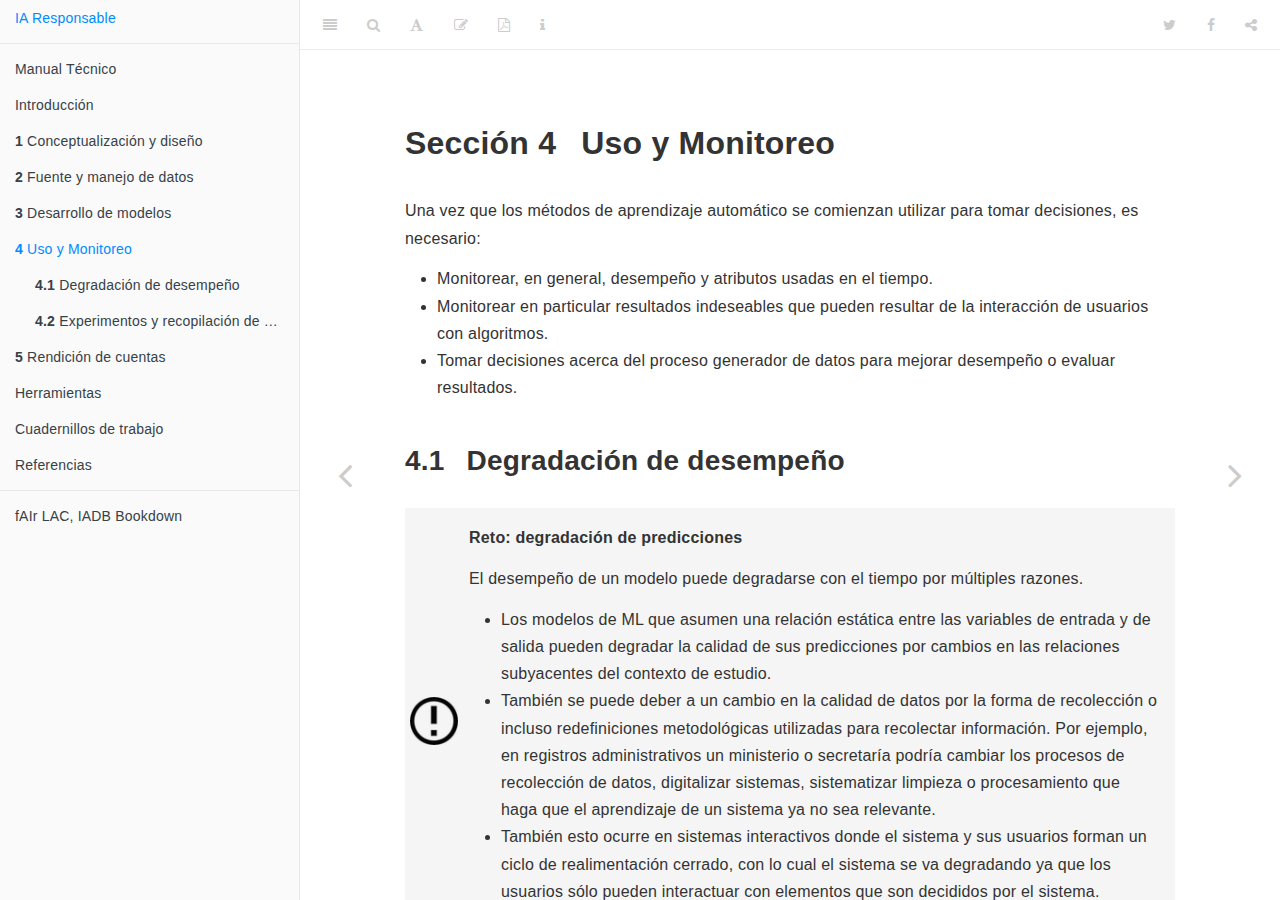
<file: uso-y-monitoreo.html>
<!DOCTYPE html>
<html lang="" xml:lang="">
<head>

  <meta charset="utf-8" />
  <meta http-equiv="X-UA-Compatible" content="IE=edge" />
  <title>Sección 4 Uso y Monitoreo | IA Responsable (Ciclo de vida de IA)</title>
  <meta name="description" content="Documento guía y cuadernos de trabajo para evaluar y mejorar el uso responsable de aprendizaje de máquina e Inteligencia Artifical" />
  <meta name="generator" content="bookdown 0.18 and GitBook 2.6.7" />

  <meta property="og:title" content="Sección 4 Uso y Monitoreo | IA Responsable (Ciclo de vida de IA)" />
  <meta property="og:type" content="book" />
  
  
  <meta property="og:description" content="Documento guía y cuadernos de trabajo para evaluar y mejorar el uso responsable de aprendizaje de máquina e Inteligencia Artifical" />
  

  <meta name="twitter:card" content="summary" />
  <meta name="twitter:title" content="Sección 4 Uso y Monitoreo | IA Responsable (Ciclo de vida de IA)" />
  
  <meta name="twitter:description" content="Documento guía y cuadernos de trabajo para evaluar y mejorar el uso responsable de aprendizaje de máquina e Inteligencia Artifical" />
  




  <meta name="viewport" content="width=device-width, initial-scale=1" />
  <meta name="apple-mobile-web-app-capable" content="yes" />
  <meta name="apple-mobile-web-app-status-bar-style" content="black" />
  
  
<link rel="prev" href="desarrollo-de-modelos.html"/>
<link rel="next" href="rendición-de-cuentas.html"/>
<script src="libs/jquery-2.2.3/jquery.min.js"></script>
<link href="libs/gitbook-2.6.7/css/style.css" rel="stylesheet" />
<link href="libs/gitbook-2.6.7/css/plugin-table.css" rel="stylesheet" />
<link href="libs/gitbook-2.6.7/css/plugin-bookdown.css" rel="stylesheet" />
<link href="libs/gitbook-2.6.7/css/plugin-highlight.css" rel="stylesheet" />
<link href="libs/gitbook-2.6.7/css/plugin-search.css" rel="stylesheet" />
<link href="libs/gitbook-2.6.7/css/plugin-fontsettings.css" rel="stylesheet" />
<link href="libs/gitbook-2.6.7/css/plugin-clipboard.css" rel="stylesheet" />











<style type="text/css">
a.sourceLine { display: inline-block; line-height: 1.25; }
a.sourceLine { pointer-events: none; color: inherit; text-decoration: inherit; }
a.sourceLine:empty { height: 1.2em; }
.sourceCode { overflow: visible; }
code.sourceCode { white-space: pre; position: relative; }
pre.sourceCode { margin: 0; }
@media screen {
div.sourceCode { overflow: auto; }
}
@media print {
code.sourceCode { white-space: pre-wrap; }
a.sourceLine { text-indent: -1em; padding-left: 1em; }
}
pre.numberSource a.sourceLine
  { position: relative; left: -4em; }
pre.numberSource a.sourceLine::before
  { content: attr(data-line-number);
    position: relative; left: -1em; text-align: right; vertical-align: baseline;
    border: none; pointer-events: all; display: inline-block;
    -webkit-touch-callout: none; -webkit-user-select: none;
    -khtml-user-select: none; -moz-user-select: none;
    -ms-user-select: none; user-select: none;
    padding: 0 4px; width: 4em;
    color: #aaaaaa;
  }
pre.numberSource { margin-left: 3em; border-left: 1px solid #aaaaaa;  padding-left: 4px; }
div.sourceCode
  {  }
@media screen {
a.sourceLine::before { text-decoration: underline; }
}
code span.al { color: #ff0000; font-weight: bold; } /* Alert */
code span.an { color: #60a0b0; font-weight: bold; font-style: italic; } /* Annotation */
code span.at { color: #7d9029; } /* Attribute */
code span.bn { color: #40a070; } /* BaseN */
code span.bu { } /* BuiltIn */
code span.cf { color: #007020; font-weight: bold; } /* ControlFlow */
code span.ch { color: #4070a0; } /* Char */
code span.cn { color: #880000; } /* Constant */
code span.co { color: #60a0b0; font-style: italic; } /* Comment */
code span.cv { color: #60a0b0; font-weight: bold; font-style: italic; } /* CommentVar */
code span.do { color: #ba2121; font-style: italic; } /* Documentation */
code span.dt { color: #902000; } /* DataType */
code span.dv { color: #40a070; } /* DecVal */
code span.er { color: #ff0000; font-weight: bold; } /* Error */
code span.ex { } /* Extension */
code span.fl { color: #40a070; } /* Float */
code span.fu { color: #06287e; } /* Function */
code span.im { } /* Import */
code span.in { color: #60a0b0; font-weight: bold; font-style: italic; } /* Information */
code span.kw { color: #007020; font-weight: bold; } /* Keyword */
code span.op { color: #666666; } /* Operator */
code span.ot { color: #007020; } /* Other */
code span.pp { color: #bc7a00; } /* Preprocessor */
code span.sc { color: #4070a0; } /* SpecialChar */
code span.ss { color: #bb6688; } /* SpecialString */
code span.st { color: #4070a0; } /* String */
code span.va { color: #19177c; } /* Variable */
code span.vs { color: #4070a0; } /* VerbatimString */
code span.wa { color: #60a0b0; font-weight: bold; font-style: italic; } /* Warning */
</style>

<link rel="stylesheet" href="css/style.css" type="text/css" />
<link rel="stylesheet" href="css/toc.css" type="text/css" />
</head>

<body>



  <div class="book without-animation with-summary font-size-2 font-family-1" data-basepath=".">

    <div class="book-summary">
      <nav role="navigation">

<ul class="summary">
<li><a href="./index.html">IA Responsable</a></li>

<li class="divider"></li>
<li class="chapter" data-level="" data-path="index.html"><a href="index.html"><i class="fa fa-check"></i>Manual Técnico</a><ul>
<li class="chapter" data-level="" data-path="index.html"><a href="index.html#iniciativa-fair-lac"><i class="fa fa-check"></i>Iniciativa fAIr LAC</a></li>
<li class="chapter" data-level="" data-path="index.html"><a href="index.html#por-qué-este-manual"><i class="fa fa-check"></i>¿Por qué este manual?</a></li>
<li class="chapter" data-level="" data-path="index.html"><a href="index.html#para-quién-es-este-manual"><i class="fa fa-check"></i>¿Para quién es este manual?</a><ul>
<li class="chapter" data-level="" data-path="index.html"><a href="index.html#banco-interamericano-de-desarrollo-bid---sector-social"><i class="fa fa-check"></i>Banco Interamericano de Desarrollo (BID) - Sector Social</a></li>
<li class="chapter" data-level="" data-path="index.html"><a href="index.html#banco-interamericano-de-desarrollo-bid-bid-lab"><i class="fa fa-check"></i>Banco Interamericano de Desarrollo (BID) – BID Lab</a></li>
<li class="chapter" data-level="" data-path="index.html"><a href="index.html#agradecimientos"><i class="fa fa-check"></i>Agradecimientos</a></li>
</ul></li>
</ul></li>
<li class="chapter" data-level="" data-path="introducción.html"><a href="introducción.html"><i class="fa fa-check"></i>Introducción</a><ul>
<li class="chapter" data-level="" data-path="introducción.html"><a href="introducción.html#ml-y-sistemas-de-tomasoporte-de-decisiones"><i class="fa fa-check"></i>ML y sistemas de toma/soporte de decisiones</a></li>
<li class="chapter" data-level="" data-path="introducción.html"><a href="introducción.html#componentes-de-un-sistema-de-ia-para-políticas-públicas"><i class="fa fa-check"></i>Componentes de un sistema de IA para políticas públicas</a><ul>
<li class="chapter" data-level="" data-path="introducción.html"><a href="introducción.html#ciclo-de-vida-de-la-política-pública-con-ia"><i class="fa fa-check"></i>Ciclo de vida de la política pública con IA</a></li>
</ul></li>
<li class="chapter" data-level="" data-path="introducción.html"><a href="introducción.html#retos-del-ciclo-de-vida-del-ml"><i class="fa fa-check"></i>Retos del ciclo de vida del ML</a></li>
</ul></li>
<li class="chapter" data-level="1" data-path="conceptualización-y-diseño.html"><a href="conceptualización-y-diseño.html"><i class="fa fa-check"></i><b>1</b> Conceptualización y diseño</a><ul>
<li class="chapter" data-level="1.1" data-path="conceptualización-y-diseño.html"><a href="conceptualización-y-diseño.html#definición-correcta-del-problema-y-de-la-respuesta-de-política-pública"><i class="fa fa-check"></i><b>1.1</b> Definición correcta del problema y de la respuesta de política pública</a></li>
<li class="chapter" data-level="1.2" data-path="conceptualización-y-diseño.html"><a href="conceptualización-y-diseño.html#necesidad-y-proporcionalidad"><i class="fa fa-check"></i><b>1.2</b> Necesidad y Proporcionalidad</a></li>
</ul></li>
<li class="chapter" data-level="2" data-path="fuente-y-manejo-de-datos.html"><a href="fuente-y-manejo-de-datos.html"><i class="fa fa-check"></i><b>2</b> Fuente y manejo de datos</a><ul>
<li class="chapter" data-level="2.1" data-path="fuente-y-manejo-de-datos.html"><a href="fuente-y-manejo-de-datos.html#calidad-y-relevancia-de-los-datos-disponibles"><i class="fa fa-check"></i><b>2.1</b> Calidad y relevancia de los datos disponibles</a><ul>
<li class="chapter" data-level="2.1.1" data-path="fuente-y-manejo-de-datos.html"><a href="fuente-y-manejo-de-datos.html#reto-estados-indeseables-o-subóptimos-en-datos-recolectados"><i class="fa fa-check"></i><b>2.1.1</b> Reto: Estados indeseables o subóptimos en datos recolectados</a></li>
<li class="chapter" data-level="2.1.2" data-path="fuente-y-manejo-de-datos.html"><a href="fuente-y-manejo-de-datos.html#mala-correspondencia-entre-variables-disponibles-y-variables-ideales"><i class="fa fa-check"></i><b>2.1.2</b> Mala correspondencia entre variables disponibles y variables ideales</a></li>
</ul></li>
<li class="chapter" data-level="2.2" data-path="fuente-y-manejo-de-datos.html"><a href="fuente-y-manejo-de-datos.html#información-incompleta-acerca-de-la-población-objetivo"><i class="fa fa-check"></i><b>2.2</b> Información incompleta acerca de la población objetivo</a><ul>
<li class="chapter" data-level="2.2.1" data-path="fuente-y-manejo-de-datos.html"><a href="fuente-y-manejo-de-datos.html#muestras-probabilísticas-y-naturales"><i class="fa fa-check"></i><b>2.2.1</b> Muestras probabilísticas y naturales</a></li>
<li class="chapter" data-level="2.2.2" data-path="fuente-y-manejo-de-datos.html"><a href="fuente-y-manejo-de-datos.html#atributos-faltantes-o-incompletos"><i class="fa fa-check"></i><b>2.2.2</b> Atributos faltantes o incompletos</a></li>
</ul></li>
<li class="chapter" data-level="2.3" data-path="fuente-y-manejo-de-datos.html"><a href="fuente-y-manejo-de-datos.html#comparación-causal"><i class="fa fa-check"></i><b>2.3</b> Comparación causal</a></li>
</ul></li>
<li class="chapter" data-level="3" data-path="desarrollo-de-modelos.html"><a href="desarrollo-de-modelos.html"><i class="fa fa-check"></i><b>3</b> Desarrollo de modelos</a><ul>
<li class="chapter" data-level="3.1" data-path="desarrollo-de-modelos.html"><a href="desarrollo-de-modelos.html#ausencia-y-errores-de-validación"><i class="fa fa-check"></i><b>3.1</b> Ausencia y errores de validación</a></li>
<li class="chapter" data-level="3.2" data-path="desarrollo-de-modelos.html"><a href="desarrollo-de-modelos.html#fugas-de-información"><i class="fa fa-check"></i><b>3.2</b> Fugas de información</a><ul>
<li class="chapter" data-level="3.2.1" data-path="desarrollo-de-modelos.html"><a href="desarrollo-de-modelos.html#fugas-de-datos---variables-no-disponbiles-en-la-predicción"><i class="fa fa-check"></i><b>3.2.1</b> Fugas de datos - Variables no disponbiles en la predicción</a></li>
</ul></li>
<li class="chapter" data-level="3.3" data-path="desarrollo-de-modelos.html"><a href="desarrollo-de-modelos.html#clasificación-probabilidades-y-clases"><i class="fa fa-check"></i><b>3.3</b> Clasificación: probabilidades y clases</a></li>
<li class="chapter" data-level="3.4" data-path="desarrollo-de-modelos.html"><a href="desarrollo-de-modelos.html#sub-y-sobreajuste"><i class="fa fa-check"></i><b>3.4</b> Sub y sobreajuste</a></li>
<li class="chapter" data-level="3.5" data-path="desarrollo-de-modelos.html"><a href="desarrollo-de-modelos.html#errores-no-cuantificados-y-evaluación-humana"><i class="fa fa-check"></i><b>3.5</b> Errores no cuantificados y evaluación humana</a></li>
<li class="chapter" data-level="3.6" data-path="desarrollo-de-modelos.html"><a href="desarrollo-de-modelos.html#equidad-y-desempeño-diferencial-de-predictores"><i class="fa fa-check"></i><b>3.6</b> Equidad y desempeño diferencial de predictores</a></li>
</ul></li>
<li class="chapter" data-level="4" data-path="uso-y-monitoreo.html"><a href="uso-y-monitoreo.html"><i class="fa fa-check"></i><b>4</b> Uso y Monitoreo</a><ul>
<li class="chapter" data-level="4.1" data-path="uso-y-monitoreo.html"><a href="uso-y-monitoreo.html#degradación-de-desempeño"><i class="fa fa-check"></i><b>4.1</b> Degradación de desempeño</a></li>
<li class="chapter" data-level="4.2" data-path="uso-y-monitoreo.html"><a href="uso-y-monitoreo.html#experimentos-y-recopilación-de-datos"><i class="fa fa-check"></i><b>4.2</b> Experimentos y recopilación de datos</a></li>
</ul></li>
<li class="chapter" data-level="5" data-path="rendición-de-cuentas.html"><a href="rendición-de-cuentas.html"><i class="fa fa-check"></i><b>5</b> Rendición de cuentas</a><ul>
<li class="chapter" data-level="5.1" data-path="rendición-de-cuentas.html"><a href="rendición-de-cuentas.html#interpretabilidad-y-explicación-de-predicciones."><i class="fa fa-check"></i><b>5.1</b> Interpretabilidad y explicación de predicciones.</a></li>
<li class="chapter" data-level="5.2" data-path="rendición-de-cuentas.html"><a href="rendición-de-cuentas.html#explicabilidad-de-predicciones-individuales"><i class="fa fa-check"></i><b>5.2</b> Explicabilidad de predicciones individuales</a></li>
<li class="chapter" data-level="5.3" data-path="rendición-de-cuentas.html"><a href="rendición-de-cuentas.html#trazabilidad"><i class="fa fa-check"></i><b>5.3</b> Trazabilidad</a></li>
</ul></li>
<li class="chapter" data-level="" data-path="herramientas.html"><a href="herramientas.html"><i class="fa fa-check"></i>Herramientas</a><ul>
<li class="chapter" data-level="" data-path="herramientas.html"><a href="herramientas.html#herramienta-1-lista-de-verificación-checklist-de-ia-robusta-y-responsable"><i class="fa fa-check"></i>Herramienta 1: Lista de verificación (Checklist) de IA robusta y responsable</a></li>
<li class="chapter" data-level="" data-path="herramientas.html"><a href="herramientas.html#herramienta-2-perfil-de-datos"><i class="fa fa-check"></i>Herramienta 2: Perfil de Datos</a></li>
<li class="chapter" data-level="" data-path="herramientas.html"><a href="herramientas.html#herramienta-3-perfil-del-modelo"><i class="fa fa-check"></i>Herramienta 3: Perfil del Modelo</a></li>
</ul></li>
<li class="chapter" data-level="" data-path="cuadernillos-de-trabajo.html"><a href="cuadernillos-de-trabajo.html"><i class="fa fa-check"></i>Cuadernillos de trabajo</a><ul>
<li class="chapter" data-level="" data-path="cuadernillos-de-trabajo.html"><a href="cuadernillos-de-trabajo.html#mala-correspondencia-de-métrica-y-objetivos"><i class="fa fa-check"></i>Mala correspondencia de métrica y objetivos</a></li>
<li class="chapter" data-level="" data-path="cuadernillos-de-trabajo.html"><a href="cuadernillos-de-trabajo.html#muestras-naturales-y-sesgo"><i class="fa fa-check"></i>Muestras naturales y sesgo</a><ul>
<li class="chapter" data-level="5.3.1" data-path="cuadernillos-de-trabajo.html"><a href="cuadernillos-de-trabajo.html#muestras-naturales-mala-representatividad"><i class="fa fa-check"></i><b>5.3.1</b> Muestras naturales: mala representatividad</a></li>
<li class="chapter" data-level="5.3.2" data-path="cuadernillos-de-trabajo.html"><a href="cuadernillos-de-trabajo.html#natural"><i class="fa fa-check"></i><b>5.3.2</b> Muestras naturales: comparaciones causales</a></li>
</ul></li>
<li class="chapter" data-level="" data-path="cuadernillos-de-trabajo.html"><a href="cuadernillos-de-trabajo.html#desarrollo-de-los-modelos"><i class="fa fa-check"></i>Desarrollo de los modelos</a></li>
<li class="chapter" data-level="" data-path="cuadernillos-de-trabajo.html"><a href="cuadernillos-de-trabajo.html#fugas-entrenamiento-validación"><i class="fa fa-check"></i>Fugas Entrenamiento Validación</a><ul>
<li class="chapter" data-level="5.3.3" data-path="cuadernillos-de-trabajo.html"><a href="cuadernillos-de-trabajo.html#selección-de-variables-antes-de-dividir-los-datos"><i class="fa fa-check"></i><b>5.3.3</b> Selección de variables antes de dividir los datos</a></li>
<li class="chapter" data-level="5.3.4" data-path="cuadernillos-de-trabajo.html"><a href="cuadernillos-de-trabajo.html#sobremuestrear-antes-de-particionar"><i class="fa fa-check"></i><b>5.3.4</b> Sobremuestrear antes de particionar</a></li>
</ul></li>
<li class="chapter" data-level="" data-path="cuadernillos-de-trabajo.html"><a href="cuadernillos-de-trabajo.html#fugas-en-implementación"><i class="fa fa-check"></i>Fugas en implementación</a><ul>
<li class="chapter" data-level="5.3.5" data-path="cuadernillos-de-trabajo.html"><a href="cuadernillos-de-trabajo.html#variables-no-disponibles-al-momento-de-predicción"><i class="fa fa-check"></i><b>5.3.5</b> Variables no disponibles al momento de predicción</a></li>
</ul></li>
<li class="chapter" data-level="" data-path="cuadernillos-de-trabajo.html"><a href="cuadernillos-de-trabajo.html#evaluación-de-punto-de-corte"><i class="fa fa-check"></i>Evaluación de punto de corte</a></li>
<li class="chapter" data-level="" data-path="cuadernillos-de-trabajo.html"><a href="cuadernillos-de-trabajo.html#desbalance-de-clases"><i class="fa fa-check"></i>Desbalance de clases</a></li>
<li class="chapter" data-level="" data-path="cuadernillos-de-trabajo.html"><a href="cuadernillos-de-trabajo.html#equidad-con-atributos-protegidos"><i class="fa fa-check"></i>Equidad con atributos protegidos</a></li>
<li class="chapter" data-level="" data-path="cuadernillos-de-trabajo.html"><a href="cuadernillos-de-trabajo.html#interpretabilidad"><i class="fa fa-check"></i>Interpretabilidad</a></li>
<li class="chapter" data-level="" data-path="cuadernillos-de-trabajo.html"><a href="cuadernillos-de-trabajo.html#explicación-de-predicciones"><i class="fa fa-check"></i>Explicación de predicciones</a></li>
</ul></li>
<li class="chapter" data-level="" data-path="referencias.html"><a href="referencias.html"><i class="fa fa-check"></i>Referencias</a></li>
<li class="divider"></li>
<li><a href="http://fairlac.iadb.org/" target="blank">fAIr LAC, IADB Bookdown</a></li>

</ul>

      </nav>
    </div>

    <div class="book-body">
      <div class="body-inner">
        <div class="book-header" role="navigation">
          <h1>
            <i class="fa fa-circle-o-notch fa-spin"></i><a href="./">IA Responsable (Ciclo de vida de IA)</a>
          </h1>
        </div>

        <div class="page-wrapper" tabindex="-1" role="main">
          <div class="page-inner">

            <section class="normal" id="section-">
<div id="uso-y-monitoreo" class="section level1">
<h1><span class="header-section-number">Sección 4</span> Uso y Monitoreo</h1>
<p>Una vez que los métodos de aprendizaje automático se comienzan utilizar para tomar decisiones, es necesario:</p>
<ul>
<li>Monitorear, en general, desempeño y atributos usadas en el tiempo.</li>
<li>Monitorear en particular resultados indeseables que pueden resultar de la interacción de usuarios con algoritmos.</li>
<li>Tomar decisiones acerca del proceso generador de datos para mejorar desempeño o evaluar resultados.</li>
</ul>
<div id="degradación-de-desempeño" class="section level2">
<h2><span class="header-section-number">4.1</span> Degradación de desempeño</h2>

<div class="rmdnote">
<p><strong>Reto: degradación de predicciones</strong></p>
<p>El desempeño de un modelo puede degradarse con el tiempo por múltiples razones.</p>
<ul>
<li>Los modelos de ML que asumen una relación estática entre las variables de entrada y de salida pueden degradar la calidad de sus predicciones por cambios en las relaciones subyacentes del contexto de estudio.</li>
<li>También se puede deber a un cambio en la calidad de datos por la forma de recolección o incluso redefiniciones metodológicas utilizadas para recolectar información. Por ejemplo, en registros administrativos un ministerio o secretaría podría cambiar los procesos de recolección de datos, digitalizar sistemas, sistematizar limpieza o procesamiento que haga que el aprendizaje de un sistema ya no sea relevante.<br />
</li>
<li>También esto ocurre en sistemas interactivos donde el sistema y sus usuarios forman un ciclo de realimentación cerrado, con lo cual el sistema se va degradando ya que los usuarios sólo pueden interactuar con elementos que son decididos por el sistema.</li>
</ul>
</div>

<p>Para mitigar estos posibles errores es necesario monitorear el comportamiento de las variables de entrada y actualizar supuestos con tomadores de decisión y conocimiento experto.</p>
<p>También se debe vigilar el comportamiento de las métricas de error en el tiempo. Cantidades con tasa total de positivos y negativos (incluyendo desagregaciones por otras variables protegidas o de interés), distribución de predicciones y atributos.</p>

<div class="rmdtip">
<p><strong>Medidas: degradación de predicciones</strong></p>
<ul>
<li><p>[x] Degradación de desempeño:</p></li>
<li>¿Existe un plan para monitorear el desempeño del modelo y la recolección de información a lo largo del tiempo?</li>
<li>(Cuantitativa) Monitorear varias métricas asociadas a las predicciones, en subgrupos definidos con antelación (incluyendo variables protegidas).</li>
<li>(Cuantitativa) Monitorear deriva en distribuciones de características con respecto al conjunto de entrenamiento.</li>
<li>(Cuantitativa) Monitorear cambios en la metodología de levantamiento y procesamiento de datos que pueden reducir calidad de las predicciones.</li>
<li>(Cuantitativa) Idealmente, planear para recolectar datos de la variable no observada para reajustar modelos y mantener el desempeño.</li>
<li>(Cualitativa) Cuando sea aplicable y factible, una fracción de las predicciones deberán ser examinadas por humanos y calificadas según alguna rúbrica o mediciones de las variables que se busca predecir.</li>
<li>(Cuantitativa) Reentrenar periódicamente los modelos agregando nuevos datos. ```
</div></li>
</ul>
</div>
<div id="experimentos-y-recopilación-de-datos" class="section level2">
<h2><span class="header-section-number">4.2</span> Experimentos y recopilación de datos</h2>
<p>La forma y los datos que se recopilan para el mantenimiento de los algoritmos de predicción debe planearse con el objeto de mejorar en lo posible, y entender mejor las consecuencias del uso de los modelos.</p>

<div class="rmdnote">
<p><strong>Reto: evaluación de efectividad</strong></p>
<p>Las mejoras que esperamos en el proceso pueden ser dificíles de evaluar sin contrafactuales sólidos.</p>
</div>

<p>Pruebas con diseño experimental pueden planearse (pruebas de tipo A/B, o ver por ejemplo <span class="citation">(Vaver and Koehler <a href="referencias.html#ref-vaver">2011</a>)</span>), cuando sea posible, para entender qué cambios particulares, deseables o indeseables, introduce el uso de los modelos.</p>

<div class="rmdtip">
<p><strong>Medidas: evaluación de efectividad</strong></p>
<ul>
<li>(Cuantitativa) Cuando sea posible, planear asignar bajo diseños experimentales tratamientos al azar (o según el status-quo) a algunas unidades. Hacer comparaciones de desempeño y comportamiento entre esta muestra y los resultados bajo el régimen algorítmico.</li>
</ul>
</div>

<div id="actividad-1" class="section level4 unnumbered">
<h4>Actividad:</h4>
<p>Al terminar esta fase se recomienda el llenado de la sección de Uso y monitoreo del Perfil de Modelo y llevar a cabo una discusión con el tomador de decisiones de políticas públicas.</p>

</div>
</div>
</div>
            </section>

          </div>
        </div>
      </div>
<a href="desarrollo-de-modelos.html" class="navigation navigation-prev " aria-label="Previous page"><i class="fa fa-angle-left"></i></a>
<a href="rendición-de-cuentas.html" class="navigation navigation-next " aria-label="Next page"><i class="fa fa-angle-right"></i></a>
    </div>
  </div>
<script src="libs/gitbook-2.6.7/js/app.min.js"></script>
<script src="libs/gitbook-2.6.7/js/lunr.js"></script>
<script src="libs/gitbook-2.6.7/js/clipboard.min.js"></script>
<script src="libs/gitbook-2.6.7/js/plugin-search.js"></script>
<script src="libs/gitbook-2.6.7/js/plugin-sharing.js"></script>
<script src="libs/gitbook-2.6.7/js/plugin-fontsettings.js"></script>
<script src="libs/gitbook-2.6.7/js/plugin-bookdown.js"></script>
<script src="libs/gitbook-2.6.7/js/jquery.highlight.js"></script>
<script src="libs/gitbook-2.6.7/js/plugin-clipboard.js"></script>
<script>
gitbook.require(["gitbook"], function(gitbook) {
gitbook.start({
"sharing": {
"github": false,
"facebook": true,
"twitter": true,
"linkedin": false,
"weibo": false,
"instapaper": false,
"vk": false,
"all": ["facebook", "twitter", "linkedin", "weibo", "instapaper"]
},
"fontsettings": {
"theme": "white",
"family": "sans",
"size": 2
},
"edit": {
"link": "https://github.com/EL-BID/Manual-IA-Responsable/edit/master/05-retos-ejecucion.Rmd",
"text": "Edit"
},
"history": {
"link": null,
"text": null
},
"view": {
"link": null,
"text": null
},
"download": ["IA-responsable.pdf"],
"toc": {
"collapse": "section",
"scroll_highlight": true,
"toolbar": {
"position": "fixed"
}
}
});
});
</script>

<!-- dynamically load mathjax for compatibility with self-contained -->
<script>
  (function () {
    var script = document.createElement("script");
    script.type = "text/javascript";
    var src = "true";
    if (src === "" || src === "true") src = "https://mathjax.rstudio.com/latest/MathJax.js?config=TeX-MML-AM_CHTML";
    if (location.protocol !== "file:")
      if (/^https?:/.test(src))
        src = src.replace(/^https?:/, '');
    script.src = src;
    document.getElementsByTagName("head")[0].appendChild(script);
  })();
</script>
</body>

</html>
</file>
<file: libs/gitbook-2.6.7/css/plugin-table.css>
.book .book-body .page-wrapper .page-inner section.normal table{display:table;width:100%;border-collapse:collapse;border-spacing:0;overflow:auto}.book .book-body .page-wrapper .page-inner section.normal table td,.book .book-body .page-wrapper .page-inner section.normal table th{padding:6px 13px;border:1px solid #ddd}.book .book-body .page-wrapper .page-inner section.normal table tr{background-color:#fff;border-top:1px solid #ccc}.book .book-body .page-wrapper .page-inner section.normal table tr:nth-child(2n){background-color:#f8f8f8}.book .book-body .page-wrapper .page-inner section.normal table th{font-weight:700}
</file>
<file: libs/gitbook-2.6.7/css/plugin-bookdown.css>
.book .book-header h1 {
  padding-left: 20px;
  padding-right: 20px;
}
.book .book-header.fixed {
  position: fixed;
  right: 0;
  top: 0;
  left: 0;
  border-bottom: 1px solid rgba(0,0,0,.07);
}
span.search-highlight {
  background-color: #ffff88;
}
@media (min-width: 600px) {
  .book.with-summary .book-header.fixed {
    left: 300px;
  }
}
@media (max-width: 1240px) {
  .book .book-body.fixed {
    top: 50px;
  }
  .book .book-body.fixed .body-inner {
    top: auto;
  }
}
@media (max-width: 600px) {
  .book.with-summary .book-header.fixed {
    left: calc(100% - 60px);
    min-width: 300px;
  }
  .book.with-summary .book-body {
    transform: none;
    left: calc(100% - 60px);
    min-width: 300px;
  }
  .book .book-body.fixed {
    top: 0;
  }
}

.book .book-body.fixed .body-inner {
  top: 50px;
}
.book .book-body .page-wrapper .page-inner section.normal sub, .book .book-body .page-wrapper .page-inner section.normal sup {
  font-size: 85%;
}

@media print {
  .book .book-summary, .book .book-body .book-header, .fa {
    display: none !important;
  }
  .book .book-body.fixed {
    left: 0px;
  }
  .book .book-body,.book .book-body .body-inner, .book.with-summary {
    overflow: visible !important;
  }
}
.kable_wrapper {
  border-spacing: 20px 0;
  border-collapse: separate;
  border: none;
  margin: auto;
}
.kable_wrapper > tbody > tr > td {
  vertical-align: top;
}
.book .book-body .page-wrapper .page-inner section.normal table tr.header {
  border-top-width: 2px;
}
.book .book-body .page-wrapper .page-inner section.normal table tr:last-child td {
  border-bottom-width: 2px;
}
.book .book-body .page-wrapper .page-inner section.normal table td, .book .book-body .page-wrapper .page-inner section.normal table th {
  border-left: none;
  border-right: none;
}
.book .book-body .page-wrapper .page-inner section.normal table.kable_wrapper > tbody > tr, .book .book-body .page-wrapper .page-inner section.normal table.kable_wrapper > tbody > tr > td {
  border-top: none;
}
.book .book-body .page-wrapper .page-inner section.normal table.kable_wrapper > tbody > tr:last-child > td {
    border-bottom: none;
}

div.theorem, div.lemma, div.corollary, div.proposition, div.conjecture {
  font-style: italic;
}
span.theorem, span.lemma, span.corollary, span.proposition, span.conjecture {
  font-style: normal;
}
div.proof:after {
  content: "\25a2";
  float: right;
}
.header-section-number {
  padding-right: .5em;
}
</file>
<file: libs/gitbook-2.6.7/css/plugin-highlight.css>
.book .book-body .page-wrapper .page-inner section.normal pre,
.book .book-body .page-wrapper .page-inner section.normal code {
  /* http://jmblog.github.com/color-themes-for-google-code-highlightjs */
  /* Tomorrow Comment */
  /* Tomorrow Red */
  /* Tomorrow Orange */
  /* Tomorrow Yellow */
  /* Tomorrow Green */
  /* Tomorrow Aqua */
  /* Tomorrow Blue */
  /* Tomorrow Purple */
}
.book .book-body .page-wrapper .page-inner section.normal pre .hljs-comment,
.book .book-body .page-wrapper .page-inner section.normal code .hljs-comment,
.book .book-body .page-wrapper .page-inner section.normal pre .hljs-title,
.book .book-body .page-wrapper .page-inner section.normal code .hljs-title {
  color: #8e908c;
}
.book .book-body .page-wrapper .page-inner section.normal pre .hljs-variable,
.book .book-body .page-wrapper .page-inner section.normal code .hljs-variable,
.book .book-body .page-wrapper .page-inner section.normal pre .hljs-attribute,
.book .book-body .page-wrapper .page-inner section.normal code .hljs-attribute,
.book .book-body .page-wrapper .page-inner section.normal pre .hljs-tag,
.book .book-body .page-wrapper .page-inner section.normal code .hljs-tag,
.book .book-body .page-wrapper .page-inner section.normal pre .hljs-regexp,
.book .book-body .page-wrapper .page-inner section.normal code .hljs-regexp,
.book .book-body .page-wrapper .page-inner section.normal pre .ruby .hljs-constant,
.book .book-body .page-wrapper .page-inner section.normal code .ruby .hljs-constant,
.book .book-body .page-wrapper .page-inner section.normal pre .xml .hljs-tag .hljs-title,
.book .book-body .page-wrapper .page-inner section.normal code .xml .hljs-tag .hljs-title,
.book .book-body .page-wrapper .page-inner section.normal pre .xml .hljs-pi,
.book .book-body .page-wrapper .page-inner section.normal code .xml .hljs-pi,
.book .book-body .page-wrapper .page-inner section.normal pre .xml .hljs-doctype,
.book .book-body .page-wrapper .page-inner section.normal code .xml .hljs-doctype,
.book .book-body .page-wrapper .page-inner section.normal pre .html .hljs-doctype,
.book .book-body .page-wrapper .page-inner section.normal code .html .hljs-doctype,
.book .book-body .page-wrapper .page-inner section.normal pre .css .hljs-id,
.book .book-body .page-wrapper .page-inner section.normal code .css .hljs-id,
.book .book-body .page-wrapper .page-inner section.normal pre .css .hljs-class,
.book .book-body .page-wrapper .page-inner section.normal code .css .hljs-class,
.book .book-body .page-wrapper .page-inner section.normal pre .css .hljs-pseudo,
.book .book-body .page-wrapper .page-inner section.normal code .css .hljs-pseudo {
  color: #c82829;
}
.book .book-body .page-wrapper .page-inner section.normal pre .hljs-number,
.book .book-body .page-wrapper .page-inner section.normal code .hljs-number,
.book .book-body .page-wrapper .page-inner section.normal pre .hljs-preprocessor,
.book .book-body .page-wrapper .page-inner section.normal code .hljs-preprocessor,
.book .book-body .page-wrapper .page-inner section.normal pre .hljs-pragma,
.book .book-body .page-wrapper .page-inner section.normal code .hljs-pragma,
.book .book-body .page-wrapper .page-inner section.normal pre .hljs-built_in,
.book .book-body .page-wrapper .page-inner section.normal code .hljs-built_in,
.book .book-body .page-wrapper .page-inner section.normal pre .hljs-literal,
.book .book-body .page-wrapper .page-inner section.normal code .hljs-literal,
.book .book-body .page-wrapper .page-inner section.normal pre .hljs-params,
.book .book-body .page-wrapper .page-inner section.normal code .hljs-params,
.book .book-body .page-wrapper .page-inner section.normal pre .hljs-constant,
.book .book-body .page-wrapper .page-inner section.normal code .hljs-constant {
  color: #f5871f;
}
.book .book-body .page-wrapper .page-inner section.normal pre .ruby .hljs-class .hljs-title,
.book .book-body .page-wrapper .page-inner section.normal code .ruby .hljs-class .hljs-title,
.book .book-body .page-wrapper .page-inner section.normal pre .css .hljs-rules .hljs-attribute,
.book .book-body .page-wrapper .page-inner section.normal code .css .hljs-rules .hljs-attribute {
  color: #eab700;
}
.book .book-body .page-wrapper .page-inner section.normal pre .hljs-string,
.book .book-body .page-wrapper .page-inner section.normal code .hljs-string,
.book .book-body .page-wrapper .page-inner section.normal pre .hljs-value,
.book .book-body .page-wrapper .page-inner section.normal code .hljs-value,
.book .book-body .page-wrapper .page-inner section.normal pre .hljs-inheritance,
.book .book-body .page-wrapper .page-inner section.normal code .hljs-inheritance,
.book .book-body .page-wrapper .page-inner section.normal pre .hljs-header,
.book .book-body .page-wrapper .page-inner section.normal code .hljs-header,
.book .book-body .page-wrapper .page-inner section.normal pre .ruby .hljs-symbol,
.book .book-body .page-wrapper .page-inner section.normal code .ruby .hljs-symbol,
.book .book-body .page-wrapper .page-inner section.normal pre .xml .hljs-cdata,
.book .book-body .page-wrapper .page-inner section.normal code .xml .hljs-cdata {
  color: #718c00;
}
.book .book-body .page-wrapper .page-inner section.normal pre .css .hljs-hexcolor,
.book .book-body .page-wrapper .page-inner section.normal code .css .hljs-hexcolor {
  color: #3e999f;
}
.book .book-body .page-wrapper .page-inner section.normal pre .hljs-function,
.book .book-body .page-wrapper .page-inner section.normal code .hljs-function,
.book .book-body .page-wrapper .page-inner section.normal pre .python .hljs-decorator,
.book .book-body .page-wrapper .page-inner section.normal code .python .hljs-decorator,
.book .book-body .page-wrapper .page-inner section.normal pre .python .hljs-title,
.book .book-body .page-wrapper .page-inner section.normal code .python .hljs-title,
.book .book-body .page-wrapper .page-inner section.normal pre .ruby .hljs-function .hljs-title,
.book .book-body .page-wrapper .page-inner section.normal code .ruby .hljs-function .hljs-title,
.book .book-body .page-wrapper .page-inner section.normal pre .ruby .hljs-title .hljs-keyword,
.book .book-body .page-wrapper .page-inner section.normal code .ruby .hljs-title .hljs-keyword,
.book .book-body .page-wrapper .page-inner section.normal pre .perl .hljs-sub,
.book .book-body .page-wrapper .page-inner section.normal code .perl .hljs-sub,
.book .book-body .page-wrapper .page-inner section.normal pre .javascript .hljs-title,
.book .book-body .page-wrapper .page-inner section.normal code .javascript .hljs-title,
.book .book-body .page-wrapper .page-inner section.normal pre .coffeescript .hljs-title,
.book .book-body .page-wrapper .page-inner section.normal code .coffeescript .hljs-title {
  color: #4271ae;
}
.book .book-body .page-wrapper .page-inner section.normal pre .hljs-keyword,
.book .book-body .page-wrapper .page-inner section.normal code .hljs-keyword,
.book .book-body .page-wrapper .page-inner section.normal pre .javascript .hljs-function,
.book .book-body .page-wrapper .page-inner section.normal code .javascript .hljs-function {
  color: #8959a8;
}
.book .book-body .page-wrapper .page-inner section.normal pre .hljs,
.book .book-body .page-wrapper .page-inner section.normal code .hljs {
  display: block;
  background: white;
  color: #4d4d4c;
  padding: 0.5em;
}
.book .book-body .page-wrapper .page-inner section.normal pre .coffeescript .javascript,
.book .book-body .page-wrapper .page-inner section.normal code .coffeescript .javascript,
.book .book-body .page-wrapper .page-inner section.normal pre .javascript .xml,
.book .book-body .page-wrapper .page-inner section.normal code .javascript .xml,
.book .book-body .page-wrapper .page-inner section.normal pre .tex .hljs-formula,
.book .book-body .page-wrapper .page-inner section.normal code .tex .hljs-formula,
.book .book-body .page-wrapper .page-inner section.normal pre .xml .javascript,
.book .book-body .page-wrapper .page-inner section.normal code .xml .javascript,
.book .book-body .page-wrapper .page-inner section.normal pre .xml .vbscript,
.book .book-body .page-wrapper .page-inner section.normal code .xml .vbscript,
.book .book-body .page-wrapper .page-inner section.normal pre .xml .css,
.book .book-body .page-wrapper .page-inner section.normal code .xml .css,
.book .book-body .page-wrapper .page-inner section.normal pre .xml .hljs-cdata,
.book .book-body .page-wrapper .page-inner section.normal code .xml .hljs-cdata {
  opacity: 0.5;
}
.book.color-theme-1 .book-body .page-wrapper .page-inner section.normal pre,
.book.color-theme-1 .book-body .page-wrapper .page-inner section.normal code {
  /*

Orginal Style from ethanschoonover.com/solarized (c) Jeremy Hull <sourdrums@gmail.com>

*/
  /* Solarized Green */
  /* Solarized Cyan */
  /* Solarized Blue */
  /* Solarized Yellow */
  /* Solarized Orange */
  /* Solarized Red */
  /* Solarized Violet */
}
.book.color-theme-1 .book-body .page-wrapper .page-inner section.normal pre .hljs,
.book.color-theme-1 .book-body .page-wrapper .page-inner section.normal code .hljs {
  display: block;
  padding: 0.5em;
  background: #fdf6e3;
  color: #657b83;
}
.book.color-theme-1 .book-body .page-wrapper .page-inner section.normal pre .hljs-comment,
.book.color-theme-1 .book-body .page-wrapper .page-inner section.normal code .hljs-comment,
.book.color-theme-1 .book-body .page-wrapper .page-inner section.normal pre .hljs-template_comment,
.book.color-theme-1 .book-body .page-wrapper .page-inner section.normal code .hljs-template_comment,
.book.color-theme-1 .book-body .page-wrapper .page-inner section.normal pre .diff .hljs-header,
.book.color-theme-1 .book-body .page-wrapper .page-inner section.normal code .diff .hljs-header,
.book.color-theme-1 .book-body .page-wrapper .page-inner section.normal pre .hljs-doctype,
.book.color-theme-1 .book-body .page-wrapper .page-inner section.normal code .hljs-doctype,
.book.color-theme-1 .book-body .page-wrapper .page-inner section.normal pre .hljs-pi,
.book.color-theme-1 .book-body .page-wrapper .page-inner section.normal code .hljs-pi,
.book.color-theme-1 .book-body .page-wrapper .page-inner section.normal pre .lisp .hljs-string,
.book.color-theme-1 .book-body .page-wrapper .page-inner section.normal code .lisp .hljs-string,
.book.color-theme-1 .book-body .page-wrapper .page-inner section.normal pre .hljs-javadoc,
.book.color-theme-1 .book-body .page-wrapper .page-inner section.normal code .hljs-javadoc {
  color: #93a1a1;
}
.book.color-theme-1 .book-body .page-wrapper .page-inner section.normal pre .hljs-keyword,
.book.color-theme-1 .book-body .page-wrapper .page-inner section.normal code .hljs-keyword,
.book.color-theme-1 .book-body .page-wrapper .page-inner section.normal pre .hljs-winutils,
.book.color-theme-1 .book-body .page-wrapper .page-inner section.normal code .hljs-winutils,
.book.color-theme-1 .book-body .page-wrapper .page-inner section.normal pre .method,
.book.color-theme-1 .book-body .page-wrapper .page-inner section.normal code .method,
.book.color-theme-1 .book-body .page-wrapper .page-inner section.normal pre .hljs-addition,
.book.color-theme-1 .book-body .page-wrapper .page-inner section.normal code .hljs-addition,
.book.color-theme-1 .book-body .page-wrapper .page-inner section.normal pre .css .hljs-tag,
.book.color-theme-1 .book-body .page-wrapper .page-inner section.normal code .css .hljs-tag,
.book.color-theme-1 .book-body .page-wrapper .page-inner section.normal pre .hljs-request,
.book.color-theme-1 .book-body .page-wrapper .page-inner section.normal code .hljs-request,
.book.color-theme-1 .book-body .page-wrapper .page-inner section.normal pre .hljs-status,
.book.color-theme-1 .book-body .page-wrapper .page-inner section.normal code .hljs-status,
.book.color-theme-1 .book-body .page-wrapper .page-inner section.normal pre .nginx .hljs-title,
.book.color-theme-1 .book-body .page-wrapper .page-inner section.normal code .nginx .hljs-title {
  color: #859900;
}
.book.color-theme-1 .book-body .page-wrapper .page-inner section.normal pre .hljs-number,
.book.color-theme-1 .book-body .page-wrapper .page-inner section.normal code .hljs-number,
.book.color-theme-1 .book-body .page-wrapper .page-inner section.normal pre .hljs-command,
.book.color-theme-1 .book-body .page-wrapper .page-inner section.normal code .hljs-command,
.book.color-theme-1 .book-body .page-wrapper .page-inner section.normal pre .hljs-string,
.book.color-theme-1 .book-body .page-wrapper .page-inner section.normal code .hljs-string,
.book.color-theme-1 .book-body .page-wrapper .page-inner section.normal pre .hljs-tag .hljs-value,
.book.color-theme-1 .book-body .page-wrapper .page-inner section.normal code .hljs-tag .hljs-value,
.book.color-theme-1 .book-body .page-wrapper .page-inner section.normal pre .hljs-rules .hljs-value,
.book.color-theme-1 .book-body .page-wrapper .page-inner section.normal code .hljs-rules .hljs-value,
.book.color-theme-1 .book-body .page-wrapper .page-inner section.normal pre .hljs-phpdoc,
.book.color-theme-1 .book-body .page-wrapper .page-inner section.normal code .hljs-phpdoc,
.book.color-theme-1 .book-body .page-wrapper .page-inner section.normal pre .tex .hljs-formula,
.book.color-theme-1 .book-body .page-wrapper .page-inner section.normal code .tex .hljs-formula,
.book.color-theme-1 .book-body .page-wrapper .page-inner section.normal pre .hljs-regexp,
.book.color-theme-1 .book-body .page-wrapper .page-inner section.normal code .hljs-regexp,
.book.color-theme-1 .book-body .page-wrapper .page-inner section.normal pre .hljs-hexcolor,
.book.color-theme-1 .book-body .page-wrapper .page-inner section.normal code .hljs-hexcolor,
.book.color-theme-1 .book-body .page-wrapper .page-inner section.normal pre .hljs-link_url,
.book.color-theme-1 .book-body .page-wrapper .page-inner section.normal code .hljs-link_url {
  color: #2aa198;
}
.book.color-theme-1 .book-body .page-wrapper .page-inner section.normal pre .hljs-title,
.book.color-theme-1 .book-body .page-wrapper .page-inner section.normal code .hljs-title,
.book.color-theme-1 .book-body .page-wrapper .page-inner section.normal pre .hljs-localvars,
.book.color-theme-1 .book-body .page-wrapper .page-inner section.normal code .hljs-localvars,
.book.color-theme-1 .book-body .page-wrapper .page-inner section.normal pre .hljs-chunk,
.book.color-theme-1 .book-body .page-wrapper .page-inner section.normal code .hljs-chunk,
.book.color-theme-1 .book-body .page-wrapper .page-inner section.normal pre .hljs-decorator,
.book.color-theme-1 .book-body .page-wrapper .page-inner section.normal code .hljs-decorator,
.book.color-theme-1 .book-body .page-wrapper .page-inner section.normal pre .hljs-built_in,
.book.color-theme-1 .book-body .page-wrapper .page-inner section.normal code .hljs-built_in,
.book.color-theme-1 .book-body .page-wrapper .page-inner section.normal pre .hljs-identifier,
.book.color-theme-1 .book-body .page-wrapper .page-inner section.normal code .hljs-identifier,
.book.color-theme-1 .book-body .page-wrapper .page-inner section.normal pre .vhdl .hljs-literal,
.book.color-theme-1 .book-body .page-wrapper .page-inner section.normal code .vhdl .hljs-literal,
.book.color-theme-1 .book-body .page-wrapper .page-inner section.normal pre .hljs-id,
.book.color-theme-1 .book-body .page-wrapper .page-inner section.normal code .hljs-id,
.book.color-theme-1 .book-body .page-wrapper .page-inner section.normal pre .css .hljs-function,
.book.color-theme-1 .book-body .page-wrapper .page-inner section.normal code .css .hljs-function {
  color: #268bd2;
}
.book.color-theme-1 .book-body .page-wrapper .page-inner section.normal pre .hljs-attribute,
.book.color-theme-1 .book-body .page-wrapper .page-inner section.normal code .hljs-attribute,
.book.color-theme-1 .book-body .page-wrapper .page-inner section.normal pre .hljs-variable,
.book.color-theme-1 .book-body .page-wrapper .page-inner section.normal code .hljs-variable,
.book.color-theme-1 .book-body .page-wrapper .page-inner section.normal pre .lisp .hljs-body,
.book.color-theme-1 .book-body .page-wrapper .page-inner section.normal code .lisp .hljs-body,
.book.color-theme-1 .book-body .page-wrapper .page-inner section.normal pre .smalltalk .hljs-number,
.book.color-theme-1 .book-body .page-wrapper .page-inner section.normal code .smalltalk .hljs-number,
.book.color-theme-1 .book-body .page-wrapper .page-inner section.normal pre .hljs-constant,
.book.color-theme-1 .book-body .page-wrapper .page-inner section.normal code .hljs-constant,
.book.color-theme-1 .book-body .page-wrapper .page-inner section.normal pre .hljs-class .hljs-title,
.book.color-theme-1 .book-body .page-wrapper .page-inner section.normal code .hljs-class .hljs-title,
.book.color-theme-1 .book-body .page-wrapper .page-inner section.normal pre .hljs-parent,
.book.color-theme-1 .book-body .page-wrapper .page-inner section.normal code .hljs-parent,
.book.color-theme-1 .book-body .page-wrapper .page-inner section.normal pre .haskell .hljs-type,
.book.color-theme-1 .book-body .page-wrapper .page-inner section.normal code .haskell .hljs-type,
.book.color-theme-1 .book-body .page-wrapper .page-inner section.normal pre .hljs-link_reference,
.book.color-theme-1 .book-body .page-wrapper .page-inner section.normal code .hljs-link_reference {
  color: #b58900;
}
.book.color-theme-1 .book-body .page-wrapper .page-inner section.normal pre .hljs-preprocessor,
.book.color-theme-1 .book-body .page-wrapper .page-inner section.normal code .hljs-preprocessor,
.book.color-theme-1 .book-body .page-wrapper .page-inner section.normal pre .hljs-preprocessor .hljs-keyword,
.book.color-theme-1 .book-body .page-wrapper .page-inner section.normal code .hljs-preprocessor .hljs-keyword,
.book.color-theme-1 .book-body .page-wrapper .page-inner section.normal pre .hljs-pragma,
.book.color-theme-1 .book-body .page-wrapper .page-inner section.normal code .hljs-pragma,
.book.color-theme-1 .book-body .page-wrapper .page-inner section.normal pre .hljs-shebang,
.book.color-theme-1 .book-body .page-wrapper .page-inner section.normal code .hljs-shebang,
.book.color-theme-1 .book-body .page-wrapper .page-inner section.normal pre .hljs-symbol,
.book.color-theme-1 .book-body .page-wrapper .page-inner section.normal code .hljs-symbol,
.book.color-theme-1 .book-body .page-wrapper .page-inner section.normal pre .hljs-symbol .hljs-string,
.book.color-theme-1 .book-body .page-wrapper .page-inner section.normal code .hljs-symbol .hljs-string,
.book.color-theme-1 .book-body .page-wrapper .page-inner section.normal pre .diff .hljs-change,
.book.color-theme-1 .book-body .page-wrapper .page-inner section.normal code .diff .hljs-change,
.book.color-theme-1 .book-body .page-wrapper .page-inner section.normal pre .hljs-special,
.book.color-theme-1 .book-body .page-wrapper .page-inner section.normal code .hljs-special,
.book.color-theme-1 .book-body .page-wrapper .page-inner section.normal pre .hljs-attr_selector,
.book.color-theme-1 .book-body .page-wrapper .page-inner section.normal code .hljs-attr_selector,
.book.color-theme-1 .book-body .page-wrapper .page-inner section.normal pre .hljs-subst,
.book.color-theme-1 .book-body .page-wrapper .page-inner section.normal code .hljs-subst,
.book.color-theme-1 .book-body .page-wrapper .page-inner section.normal pre .hljs-cdata,
.book.color-theme-1 .book-body .page-wrapper .page-inner section.normal code .hljs-cdata,
.book.color-theme-1 .book-body .page-wrapper .page-inner section.normal pre .clojure .hljs-title,
.book.color-theme-1 .book-body .page-wrapper .page-inner section.normal code .clojure .hljs-title,
.book.color-theme-1 .book-body .page-wrapper .page-inner section.normal pre .css .hljs-pseudo,
.book.color-theme-1 .book-body .page-wrapper .page-inner section.normal code .css .hljs-pseudo,
.book.color-theme-1 .book-body .page-wrapper .page-inner section.normal pre .hljs-header,
.book.color-theme-1 .book-body .page-wrapper .page-inner section.normal code .hljs-header {
  color: #cb4b16;
}
.book.color-theme-1 .book-body .page-wrapper .page-inner section.normal pre .hljs-deletion,
.book.color-theme-1 .book-body .page-wrapper .page-inner section.normal code .hljs-deletion,
.book.color-theme-1 .book-body .page-wrapper .page-inner section.normal pre .hljs-important,
.book.color-theme-1 .book-body .page-wrapper .page-inner section.normal code .hljs-important {
  color: #dc322f;
}
.book.color-theme-1 .book-body .page-wrapper .page-inner section.normal pre .hljs-link_label,
.book.color-theme-1 .book-body .page-wrapper .page-inner section.normal code .hljs-link_label {
  color: #6c71c4;
}
.book.color-theme-1 .book-body .page-wrapper .page-inner section.normal pre .tex .hljs-formula,
.book.color-theme-1 .book-body .page-wrapper .page-inner section.normal code .tex .hljs-formula {
  background: #eee8d5;
}
.book.color-theme-2 .book-body .page-wrapper .page-inner section.normal pre,
.book.color-theme-2 .book-body .page-wrapper .page-inner section.normal code {
  /* Tomorrow Night Bright Theme */
  /* Original theme - https://github.com/chriskempson/tomorrow-theme */
  /* http://jmblog.github.com/color-themes-for-google-code-highlightjs */
  /* Tomorrow Comment */
  /* Tomorrow Red */
  /* Tomorrow Orange */
  /* Tomorrow Yellow */
  /* Tomorrow Green */
  /* Tomorrow Aqua */
  /* Tomorrow Blue */
  /* Tomorrow Purple */
}
.book.color-theme-2 .book-body .page-wrapper .page-inner section.normal pre .hljs-comment,
.book.color-theme-2 .book-body .page-wrapper .page-inner section.normal code .hljs-comment,
.book.color-theme-2 .book-body .page-wrapper .page-inner section.normal pre .hljs-title,
.book.color-theme-2 .book-body .page-wrapper .page-inner section.normal code .hljs-title {
  color: #969896;
}
.book.color-theme-2 .book-body .page-wrapper .page-inner section.normal pre .hljs-variable,
.book.color-theme-2 .book-body .page-wrapper .page-inner section.normal code .hljs-variable,
.book.color-theme-2 .book-body .page-wrapper .page-inner section.normal pre .hljs-attribute,
.book.color-theme-2 .book-body .page-wrapper .page-inner section.normal code .hljs-attribute,
.book.color-theme-2 .book-body .page-wrapper .page-inner section.normal pre .hljs-tag,
.book.color-theme-2 .book-body .page-wrapper .page-inner section.normal code .hljs-tag,
.book.color-theme-2 .book-body .page-wrapper .page-inner section.normal pre .hljs-regexp,
.book.color-theme-2 .book-body .page-wrapper .page-inner section.normal code .hljs-regexp,
.book.color-theme-2 .book-body .page-wrapper .page-inner section.normal pre .ruby .hljs-constant,
.book.color-theme-2 .book-body .page-wrapper .page-inner section.normal code .ruby .hljs-constant,
.book.color-theme-2 .book-body .page-wrapper .page-inner section.normal pre .xml .hljs-tag .hljs-title,
.book.color-theme-2 .book-body .page-wrapper .page-inner section.normal code .xml .hljs-tag .hljs-title,
.book.color-theme-2 .book-body .page-wrapper .page-inner section.normal pre .xml .hljs-pi,
.book.color-theme-2 .book-body .page-wrapper .page-inner section.normal code .xml .hljs-pi,
.book.color-theme-2 .book-body .page-wrapper .page-inner section.normal pre .xml .hljs-doctype,
.book.color-theme-2 .book-body .page-wrapper .page-inner section.normal code .xml .hljs-doctype,
.book.color-theme-2 .book-body .page-wrapper .page-inner section.normal pre .html .hljs-doctype,
.book.color-theme-2 .book-body .page-wrapper .page-inner section.normal code .html .hljs-doctype,
.book.color-theme-2 .book-body .page-wrapper .page-inner section.normal pre .css .hljs-id,
.book.color-theme-2 .book-body .page-wrapper .page-inner section.normal code .css .hljs-id,
.book.color-theme-2 .book-body .page-wrapper .page-inner section.normal pre .css .hljs-class,
.book.color-theme-2 .book-body .page-wrapper .page-inner section.normal code .css .hljs-class,
.book.color-theme-2 .book-body .page-wrapper .page-inner section.normal pre .css .hljs-pseudo,
.book.color-theme-2 .book-body .page-wrapper .page-inner section.normal code .css .hljs-pseudo {
  color: #d54e53;
}
.book.color-theme-2 .book-body .page-wrapper .page-inner section.normal pre .hljs-number,
.book.color-theme-2 .book-body .page-wrapper .page-inner section.normal code .hljs-number,
.book.color-theme-2 .book-body .page-wrapper .page-inner section.normal pre .hljs-preprocessor,
.book.color-theme-2 .book-body .page-wrapper .page-inner section.normal code .hljs-preprocessor,
.book.color-theme-2 .book-body .page-wrapper .page-inner section.normal pre .hljs-pragma,
.book.color-theme-2 .book-body .page-wrapper .page-inner section.normal code .hljs-pragma,
.book.color-theme-2 .book-body .page-wrapper .page-inner section.normal pre .hljs-built_in,
.book.color-theme-2 .book-body .page-wrapper .page-inner section.normal code .hljs-built_in,
.book.color-theme-2 .book-body .page-wrapper .page-inner section.normal pre .hljs-literal,
.book.color-theme-2 .book-body .page-wrapper .page-inner section.normal code .hljs-literal,
.book.color-theme-2 .book-body .page-wrapper .page-inner section.normal pre .hljs-params,
.book.color-theme-2 .book-body .page-wrapper .page-inner section.normal code .hljs-params,
.book.color-theme-2 .book-body .page-wrapper .page-inner section.normal pre .hljs-constant,
.book.color-theme-2 .book-body .page-wrapper .page-inner section.normal code .hljs-constant {
  color: #e78c45;
}
.book.color-theme-2 .book-body .page-wrapper .page-inner section.normal pre .ruby .hljs-class .hljs-title,
.book.color-theme-2 .book-body .page-wrapper .page-inner section.normal code .ruby .hljs-class .hljs-title,
.book.color-theme-2 .book-body .page-wrapper .page-inner section.normal pre .css .hljs-rules .hljs-attribute,
.book.color-theme-2 .book-body .page-wrapper .page-inner section.normal code .css .hljs-rules .hljs-attribute {
  color: #e7c547;
}
.book.color-theme-2 .book-body .page-wrapper .page-inner section.normal pre .hljs-string,
.book.color-theme-2 .book-body .page-wrapper .page-inner section.normal code .hljs-string,
.book.color-theme-2 .book-body .page-wrapper .page-inner section.normal pre .hljs-value,
.book.color-theme-2 .book-body .page-wrapper .page-inner section.normal code .hljs-value,
.book.color-theme-2 .book-body .page-wrapper .page-inner section.normal pre .hljs-inheritance,
.book.color-theme-2 .book-body .page-wrapper .page-inner section.normal code .hljs-inheritance,
.book.color-theme-2 .book-body .page-wrapper .page-inner section.normal pre .hljs-header,
.book.color-theme-2 .book-body .page-wrapper .page-inner section.normal code .hljs-header,
.book.color-theme-2 .book-body .page-wrapper .page-inner section.normal pre .ruby .hljs-symbol,
.book.color-theme-2 .book-body .page-wrapper .page-inner section.normal code .ruby .hljs-symbol,
.book.color-theme-2 .book-body .page-wrapper .page-inner section.normal pre .xml .hljs-cdata,
.book.color-theme-2 .book-body .page-wrapper .page-inner section.normal code .xml .hljs-cdata {
  color: #b9ca4a;
}
.book.color-theme-2 .book-body .page-wrapper .page-inner section.normal pre .css .hljs-hexcolor,
.book.color-theme-2 .book-body .page-wrapper .page-inner section.normal code .css .hljs-hexcolor {
  color: #70c0b1;
}
.book.color-theme-2 .book-body .page-wrapper .page-inner section.normal pre .hljs-function,
.book.color-theme-2 .book-body .page-wrapper .page-inner section.normal code .hljs-function,
.book.color-theme-2 .book-body .page-wrapper .page-inner section.normal pre .python .hljs-decorator,
.book.color-theme-2 .book-body .page-wrapper .page-inner section.normal code .python .hljs-decorator,
.book.color-theme-2 .book-body .page-wrapper .page-inner section.normal pre .python .hljs-title,
.book.color-theme-2 .book-body .page-wrapper .page-inner section.normal code .python .hljs-title,
.book.color-theme-2 .book-body .page-wrapper .page-inner section.normal pre .ruby .hljs-function .hljs-title,
.book.color-theme-2 .book-body .page-wrapper .page-inner section.normal code .ruby .hljs-function .hljs-title,
.book.color-theme-2 .book-body .page-wrapper .page-inner section.normal pre .ruby .hljs-title .hljs-keyword,
.book.color-theme-2 .book-body .page-wrapper .page-inner section.normal code .ruby .hljs-title .hljs-keyword,
.book.color-theme-2 .book-body .page-wrapper .page-inner section.normal pre .perl .hljs-sub,
.book.color-theme-2 .book-body .page-wrapper .page-inner section.normal code .perl .hljs-sub,
.book.color-theme-2 .book-body .page-wrapper .page-inner section.normal pre .javascript .hljs-title,
.book.color-theme-2 .book-body .page-wrapper .page-inner section.normal code .javascript .hljs-title,
.book.color-theme-2 .book-body .page-wrapper .page-inner section.normal pre .coffeescript .hljs-title,
.book.color-theme-2 .book-body .page-wrapper .page-inner section.normal code .coffeescript .hljs-title {
  color: #7aa6da;
}
.book.color-theme-2 .book-body .page-wrapper .page-inner section.normal pre .hljs-keyword,
.book.color-theme-2 .book-body .page-wrapper .page-inner section.normal code .hljs-keyword,
.book.color-theme-2 .book-body .page-wrapper .page-inner section.normal pre .javascript .hljs-function,
.book.color-theme-2 .book-body .page-wrapper .page-inner section.normal code .javascript .hljs-function {
  color: #c397d8;
}
.book.color-theme-2 .book-body .page-wrapper .page-inner section.normal pre .hljs,
.book.color-theme-2 .book-body .page-wrapper .page-inner section.normal code .hljs {
  display: block;
  background: black;
  color: #eaeaea;
  padding: 0.5em;
}
.book.color-theme-2 .book-body .page-wrapper .page-inner section.normal pre .coffeescript .javascript,
.book.color-theme-2 .book-body .page-wrapper .page-inner section.normal code .coffeescript .javascript,
.book.color-theme-2 .book-body .page-wrapper .page-inner section.normal pre .javascript .xml,
.book.color-theme-2 .book-body .page-wrapper .page-inner section.normal code .javascript .xml,
.book.color-theme-2 .book-body .page-wrapper .page-inner section.normal pre .tex .hljs-formula,
.book.color-theme-2 .book-body .page-wrapper .page-inner section.normal code .tex .hljs-formula,
.book.color-theme-2 .book-body .page-wrapper .page-inner section.normal pre .xml .javascript,
.book.color-theme-2 .book-body .page-wrapper .page-inner section.normal code .xml .javascript,
.book.color-theme-2 .book-body .page-wrapper .page-inner section.normal pre .xml .vbscript,
.book.color-theme-2 .book-body .page-wrapper .page-inner section.normal code .xml .vbscript,
.book.color-theme-2 .book-body .page-wrapper .page-inner section.normal pre .xml .css,
.book.color-theme-2 .book-body .page-wrapper .page-inner section.normal code .xml .css,
.book.color-theme-2 .book-body .page-wrapper .page-inner section.normal pre .xml .hljs-cdata,
.book.color-theme-2 .book-body .page-wrapper .page-inner section.normal code .xml .hljs-cdata {
  opacity: 0.5;
}
</file>
<file: libs/gitbook-2.6.7/css/plugin-search.css>
.book .book-summary .book-search {
  padding: 6px;
  background: transparent;
  position: absolute;
  top: -50px;
  left: 0px;
  right: 0px;
  transition: top 0.5s ease;
}
.book .book-summary .book-search input,
.book .book-summary .book-search input:focus,
.book .book-summary .book-search input:hover {
  width: 100%;
  background: transparent;
  border: 1px solid #ccc;
  box-shadow: none;
  outline: none;
  line-height: 22px;
  padding: 7px 4px;
  color: inherit;
  box-sizing: border-box;
}
.book.with-search .book-summary .book-search {
  top: 0px;
}
.book.with-search .book-summary ul.summary {
  top: 50px;
}
.with-search .summary li[data-level] a[href*=".html#"] {
  display: none;
}
</file>
<file: libs/gitbook-2.6.7/css/plugin-fontsettings.css>
/*
 * Theme 1
 */
.color-theme-1 .dropdown-menu {
  background-color: #111111;
  border-color: #7e888b;
}
.color-theme-1 .dropdown-menu .dropdown-caret .caret-inner {
  border-bottom: 9px solid #111111;
}
.color-theme-1 .dropdown-menu .buttons {
  border-color: #7e888b;
}
.color-theme-1 .dropdown-menu .button {
  color: #afa790;
}
.color-theme-1 .dropdown-menu .button:hover {
  color: #73553c;
}
/*
 * Theme 2
 */
.color-theme-2 .dropdown-menu {
  background-color: #2d3143;
  border-color: #272a3a;
}
.color-theme-2 .dropdown-menu .dropdown-caret .caret-inner {
  border-bottom: 9px solid #2d3143;
}
.color-theme-2 .dropdown-menu .buttons {
  border-color: #272a3a;
}
.color-theme-2 .dropdown-menu .button {
  color: #62677f;
}
.color-theme-2 .dropdown-menu .button:hover {
  color: #f4f4f5;
}
.book .book-header .font-settings .font-enlarge {
  line-height: 30px;
  font-size: 1.4em;
}
.book .book-header .font-settings .font-reduce {
  line-height: 30px;
  font-size: 1em;
}
.book.color-theme-1 .book-body {
  color: #704214;
  background: #f3eacb;
}
.book.color-theme-1 .book-body .page-wrapper .page-inner section {
  background: #f3eacb;
}
.book.color-theme-2 .book-body {
  color: #bdcadb;
  background: #1c1f2b;
}
.book.color-theme-2 .book-body .page-wrapper .page-inner section {
  background: #1c1f2b;
}
.book.font-size-0 .book-body .page-inner section {
  font-size: 1.2rem;
}
.book.font-size-1 .book-body .page-inner section {
  font-size: 1.4rem;
}
.book.font-size-2 .book-body .page-inner section {
  font-size: 1.6rem;
}
.book.font-size-3 .book-body .page-inner section {
  font-size: 2.2rem;
}
.book.font-size-4 .book-body .page-inner section {
  font-size: 4rem;
}
.book.font-family-0 {
  font-family: Georgia, serif;
}
.book.font-family-1 {
  font-family: "Helvetica Neue", Helvetica, Arial, sans-serif;
}
.book.color-theme-1 .book-body .page-wrapper .page-inner section.normal {
  color: #704214;
}
.book.color-theme-1 .book-body .page-wrapper .page-inner section.normal a {
  color: inherit;
}
.book.color-theme-1 .book-body .page-wrapper .page-inner section.normal h1,
.book.color-theme-1 .book-body .page-wrapper .page-inner section.normal h2,
.book.color-theme-1 .book-body .page-wrapper .page-inner section.normal h3,
.book.color-theme-1 .book-body .page-wrapper .page-inner section.normal h4,
.book.color-theme-1 .book-body .page-wrapper .page-inner section.normal h5,
.book.color-theme-1 .book-body .page-wrapper .page-inner section.normal h6 {
  color: inherit;
}
.book.color-theme-1 .book-body .page-wrapper .page-inner section.normal h1,
.book.color-theme-1 .book-body .page-wrapper .page-inner section.normal h2 {
  border-color: inherit;
}
.book.color-theme-1 .book-body .page-wrapper .page-inner section.normal h6 {
  color: inherit;
}
.book.color-theme-1 .book-body .page-wrapper .page-inner section.normal hr {
  background-color: inherit;
}
.book.color-theme-1 .book-body .page-wrapper .page-inner section.normal blockquote {
  border-color: #c4b29f;
  opacity: 0.9;
}
.book.color-theme-1 .book-body .page-wrapper .page-inner section.normal pre,
.book.color-theme-1 .book-body .page-wrapper .page-inner section.normal code {
  background: #fdf6e3;
  color: #657b83;
  border-color: #f8df9c;
}
.book.color-theme-1 .book-body .page-wrapper .page-inner section.normal .highlight {
  background-color: inherit;
}
.book.color-theme-1 .book-body .page-wrapper .page-inner section.normal table th,
.book.color-theme-1 .book-body .page-wrapper .page-inner section.normal table td {
  border-color: #f5d06c;
}
.book.color-theme-1 .book-body .page-wrapper .page-inner section.normal table tr {
  color: inherit;
  background-color: #fdf6e3;
  border-color: #444444;
}
.book.color-theme-1 .book-body .page-wrapper .page-inner section.normal table tr:nth-child(2n) {
  background-color: #fbeecb;
}
.book.color-theme-2 .book-body .page-wrapper .page-inner section.normal {
  color: #bdcadb;
}
.book.color-theme-2 .book-body .page-wrapper .page-inner section.normal a {
  color: #3eb1d0;
}
.book.color-theme-2 .book-body .page-wrapper .page-inner section.normal h1,
.book.color-theme-2 .book-body .page-wrapper .page-inner section.normal h2,
.book.color-theme-2 .book-body .page-wrapper .page-inner section.normal h3,
.book.color-theme-2 .book-body .page-wrapper .page-inner section.normal h4,
.book.color-theme-2 .book-body .page-wrapper .page-inner section.normal h5,
.book.color-theme-2 .book-body .page-wrapper .page-inner section.normal h6 {
  color: #fffffa;
}
.book.color-theme-2 .book-body .page-wrapper .page-inner section.normal h1,
.book.color-theme-2 .book-body .page-wrapper .page-inner section.normal h2 {
  border-color: #373b4e;
}
.book.color-theme-2 .book-body .page-wrapper .page-inner section.normal h6 {
  color: #373b4e;
}
.book.color-theme-2 .book-body .page-wrapper .page-inner section.normal hr {
  background-color: #373b4e;
}
.book.color-theme-2 .book-body .page-wrapper .page-inner section.normal blockquote {
  border-color: #373b4e;
}
.book.color-theme-2 .book-body .page-wrapper .page-inner section.normal pre,
.book.color-theme-2 .book-body .page-wrapper .page-inner section.normal code {
  color: #9dbed8;
  background: #2d3143;
  border-color: #2d3143;
}
.book.color-theme-2 .book-body .page-wrapper .page-inner section.normal .highlight {
  background-color: #282a39;
}
.book.color-theme-2 .book-body .page-wrapper .page-inner section.normal table th,
.book.color-theme-2 .book-body .page-wrapper .page-inner section.normal table td {
  border-color: #3b3f54;
}
.book.color-theme-2 .book-body .page-wrapper .page-inner section.normal table tr {
  color: #b6c2d2;
  background-color: #2d3143;
  border-color: #3b3f54;
}
.book.color-theme-2 .book-body .page-wrapper .page-inner section.normal table tr:nth-child(2n) {
  background-color: #35394b;
}
.book.color-theme-1 .book-header {
  color: #afa790;
  background: transparent;
}
.book.color-theme-1 .book-header .btn {
  color: #afa790;
}
.book.color-theme-1 .book-header .btn:hover {
  color: #73553c;
  background: none;
}
.book.color-theme-1 .book-header h1 {
  color: #704214;
}
.book.color-theme-2 .book-header {
  color: #7e888b;
  background: transparent;
}
.book.color-theme-2 .book-header .btn {
  color: #3b3f54;
}
.book.color-theme-2 .book-header .btn:hover {
  color: #fffff5;
  background: none;
}
.book.color-theme-2 .book-header h1 {
  color: #bdcadb;
}
.book.color-theme-1 .book-body .navigation {
  color: #afa790;
}
.book.color-theme-1 .book-body .navigation:hover {
  color: #73553c;
}
.book.color-theme-2 .book-body .navigation {
  color: #383f52;
}
.book.color-theme-2 .book-body .navigation:hover {
  color: #fffff5;
}
/*
 * Theme 1
 */
.book.color-theme-1 .book-summary {
  color: #afa790;
  background: #111111;
  border-right: 1px solid rgba(0, 0, 0, 0.07);
}
.book.color-theme-1 .book-summary .book-search {
  background: transparent;
}
.book.color-theme-1 .book-summary .book-search input,
.book.color-theme-1 .book-summary .book-search input:focus {
  border: 1px solid transparent;
}
.book.color-theme-1 .book-summary ul.summary li.divider {
  background: #7e888b;
  box-shadow: none;
}
.book.color-theme-1 .book-summary ul.summary li i.fa-check {
  color: #33cc33;
}
.book.color-theme-1 .book-summary ul.summary li.done > a {
  color: #877f6a;
}
.book.color-theme-1 .book-summary ul.summary li a,
.book.color-theme-1 .book-summary ul.summary li span {
  color: #877f6a;
  background: transparent;
  font-weight: normal;
}
.book.color-theme-1 .book-summary ul.summary li.active > a,
.book.color-theme-1 .book-summary ul.summary li a:hover {
  color: #704214;
  background: transparent;
  font-weight: normal;
}
/*
 * Theme 2
 */
.book.color-theme-2 .book-summary {
  color: #bcc1d2;
  background: #2d3143;
  border-right: none;
}
.book.color-theme-2 .book-summary .book-search {
  background: transparent;
}
.book.color-theme-2 .book-summary .book-search input,
.book.color-theme-2 .book-summary .book-search input:focus {
  border: 1px solid transparent;
}
.book.color-theme-2 .book-summary ul.summary li.divider {
  background: #272a3a;
  box-shadow: none;
}
.book.color-theme-2 .book-summary ul.summary li i.fa-check {
  color: #33cc33;
}
.book.color-theme-2 .book-summary ul.summary li.done > a {
  color: #62687f;
}
.book.color-theme-2 .book-summary ul.summary li a,
.book.color-theme-2 .book-summary ul.summary li span {
  color: #c1c6d7;
  background: transparent;
  font-weight: 600;
}
.book.color-theme-2 .book-summary ul.summary li.active > a,
.book.color-theme-2 .book-summary ul.summary li a:hover {
  color: #f4f4f5;
  background: #252737;
  font-weight: 600;
}
</file>
<file: libs/gitbook-2.6.7/css/plugin-clipboard.css>
div.sourceCode {
  position: relative;
}

.copy-to-clipboard-button {
  position: absolute;
  right: 0;
  top: 0;
  visibility: hidden;
}

.copy-to-clipboard-button:focus {
  outline: 0;
}

div.sourceCode:hover > .copy-to-clipboard-button {
  visibility: visible;
}
</file>
<file: css/style.css>
.rmdcaution, .rmdimportant, .rmdnote, .rmdtip, .rmdpunto, .rmdwarning {
  padding: 1em 1em 1em 4em;
  margin-bottom: 10px;
  background: #f5f5f5 5px center/3em no-repeat;
}
.rmdcaution {
  background-image: url("../images/caution.png");
}
.rmdimportant {
  background-image: url("../images/important.png");
}
.rmdnote {
  background-image: url("../images/note1.png");
}
.rmdtip {
  background-image: url("../images/manot.png");
}
.rmdwarning {
  background-image: url("../images/warning.png");
}
.caption {
  color: #777;
  margin-top: 10px;
}
p code {
  white-space: inherit;
}
pre {
  word-break: normal;
  word-wrap: normal;
}
pre code {
  white-space: inherit;
}
.resumen {
  padding: 1em 1em 1em 4em;
  margin-bottom: 10px;
  background: #ffe4e1;
  position:relative;
}
.resumen1 {
  padding: 1em 1em 1em 4em;
  margin-bottom: 10px;
  background: #fde9d9;
  position:relative;
}
.resumen2 {
  padding: 1em 1em 1em 4em;
  margin-bottom: 10px;
  background: #eaf1dd;
  position:relative;
}
.resumen3 {
  padding: 1em 1em 1em 4em;
  margin-bottom: 10px;
  background: #dbe5f1;
  position:relative;
}
</file>
<file: css/toc.css>
#TOC ul,
#TOC li,
#TOC span,
#TOC a {
  margin: 0;
  padding: 0;
  position: relative;
}
#TOC {
  line-height: 1;
  border-radius: 5px 5px 0 0;
  background: #141414;
  background: linear-gradient(to bottom, #333333 0%, #141414 100%);
  border-bottom: 2px solid #0fa1e0;
  width: auto;
}
#TOC:after,
#TOC ul:after {
  content: '';
  display: block;
  clear: both;
}
#TOC a {
  background: #141414;
  background: linear-gradient(to bottom, #333333 0%, #141414 100%);
  color: #ffffff;
  display: block;
  padding: 19px 20px;
  text-decoration: none;
  text-shadow: none;
}
#TOC ul {
  list-style: none;
}
#TOC > ul > li {
  display: inline-block;
  float: left;
  margin: 0;
}
#TOC > ul > li > a {
  color: #ffffff;
}
#TOC > ul > li:hover:after {
  content: '';
  display: block;
  width: 0;
  height: 0;
  position: absolute;
  left: 50%;
  bottom: 0;
  border-left: 10px solid transparent;
  border-right: 10px solid transparent;
  border-bottom: 10px solid #0fa1e0;
  margin-left: -10px;
}
#TOC > ul > li:first-child > a {
  border-radius: 5px 0 0 0;
}
#TOC.align-right > ul > li:first-child > a,
#TOC.align-center > ul > li:first-child > a {
  border-radius: 0;
}
#TOC.align-right > ul > li:last-child > a {
  border-radius: 0 5px 0 0;
}
#TOC > ul > li.active > a,
#TOC > ul > li:hover > a {
  color: #ffffff;
  box-shadow: inset 0 0 3px #000000;
  background: #070707;
  background: linear-gradient(to bottom, #262626 0%, #070707 100%);
}
#TOC .has-sub {
  z-index: 1;
}
#TOC .has-sub:hover > ul {
  display: block;
}
#TOC .has-sub ul {
  display: none;
  position: absolute;
  width: 200px;
  top: 100%;
  left: 0;
}
#TOC .has-sub ul li a {
  background: #0fa1e0;
  border-bottom: 1px dotted #31b7f1;
  filter: none;
  display: block;
  line-height: 120%;
  padding: 10px;
  color: #ffffff;
}
#TOC .has-sub ul li:hover a {
  background: #0c7fb0;
}
#TOC ul ul li:hover > a {
  color: #ffffff;
}
#TOC .has-sub .has-sub:hover > ul {
  display: block;
}
#TOC .has-sub .has-sub ul {
  display: none;
  position: absolute;
  left: 100%;
  top: 0;
}
#TOC .has-sub .has-sub ul li a {
  background: #0c7fb0;
  border-bottom: 1px dotted #31b7f1;
}
#TOC .has-sub .has-sub ul li a:hover {
  background: #0a6d98;
}
#TOC ul ul li.last > a,
#TOC ul ul li:last-child > a,
#TOC ul ul ul li.last > a,
#TOC ul ul ul li:last-child > a,
#TOC .has-sub ul li:last-child > a,
#TOC .has-sub ul li.last > a {
  border-bottom: 0;
}
#TOC ul {
  font-size: 1.2rem;
}
</file>
<file: libs/gitbook-2.6.7/css/style.css>
/*! normalize.css v2.1.0 | MIT License | git.io/normalize */img,legend{border:0}*,.fa{-webkit-font-smoothing:antialiased}.fa-ul>li,sub,sup{position:relative}.book .book-body .page-wrapper .page-inner section.normal hr:after,.book-langs-index .inner .languages:after,.buttons:after,.dropdown-menu .buttons:after{clear:both}body,html{-ms-text-size-adjust:100%;-webkit-text-size-adjust:100%}article,aside,details,figcaption,figure,footer,header,hgroup,main,nav,section,summary{display:block}audio,canvas,video{display:inline-block}.hidden,[hidden]{display:none}audio:not([controls]){display:none;height:0}html{font-family:sans-serif}body,figure{margin:0}a:focus{outline:dotted thin}a:active,a:hover{outline:0}h1{font-size:2em;margin:.67em 0}abbr[title]{border-bottom:1px dotted}b,strong{font-weight:700}dfn{font-style:italic}hr{-moz-box-sizing:content-box;box-sizing:content-box;height:0}mark{background:#ff0;color:#000}code,kbd,pre,samp{font-family:monospace,serif;font-size:1em}pre{white-space:pre-wrap}q{quotes:"\201C" "\201D" "\2018" "\2019"}small{font-size:80%}sub,sup{font-size:75%;line-height:0;vertical-align:baseline}sup{top:-.5em}sub{bottom:-.25em}svg:not(:root){overflow:hidden}fieldset{border:1px solid silver;margin:0 2px;padding:.35em .625em .75em}legend{padding:0}button,input,select,textarea{font-family:inherit;font-size:100%;margin:0}button,input{line-height:normal}button,select{text-transform:none}button,html input[type=button],input[type=reset],input[type=submit]{-webkit-appearance:button;cursor:pointer}button[disabled],html input[disabled]{cursor:default}input[type=checkbox],input[type=radio]{box-sizing:border-box;padding:0}input[type=search]{-webkit-appearance:textfield;-moz-box-sizing:content-box;-webkit-box-sizing:content-box;box-sizing:content-box}input[type=search]::-webkit-search-cancel-button{margin-right:10px;}button::-moz-focus-inner,input::-moz-focus-inner{border:0;padding:0}textarea{overflow:auto;vertical-align:top}table{border-collapse:collapse;border-spacing:0}/*!
 * Preboot v2
 *
 * Open sourced under MIT license by @mdo.
 * Some variables and mixins from Bootstrap (Apache 2 license).
 */.link-inherit,.link-inherit:focus,.link-inherit:hover{color:inherit}.fa,.fa-stack{display:inline-block}/*!
 *  Font Awesome 4.1.0 by @davegandy - http://fontawesome.io - @fontawesome
 *  License - http://fontawesome.io/license (Font: SIL OFL 1.1, CSS: MIT License)
 */@font-face{font-family:FontAwesome;src:url(./fontawesome/fontawesome-webfont.ttf?v=4.1.0) format('truetype');font-weight:400;font-style:normal}.fa{font-family:FontAwesome;font-style:normal;font-weight:400;line-height:1;-moz-osx-font-smoothing:grayscale}.book .book-header,.book .book-summary{font-family:"Helvetica Neue",Helvetica,Arial,sans-serif}.fa-lg{font-size:1.33333333em;line-height:.75em;vertical-align:-15%}.fa-2x{font-size:2em}.fa-3x{font-size:3em}.fa-4x{font-size:4em}.fa-5x{font-size:5em}.fa-fw{width:1.28571429em;text-align:center}.fa-ul{padding-left:0;margin-left:2.14285714em;list-style-type:none}.fa-li{position:absolute;left:-2.14285714em;width:2.14285714em;top:.14285714em;text-align:center}.fa-li.fa-lg{left:-1.85714286em}.fa-border{padding:.2em .25em .15em;border:.08em solid #eee;border-radius:.1em}.pull-right{float:right}.pull-left{float:left}.fa.pull-left{margin-right:.3em}.fa.pull-right{margin-left:.3em}.fa-spin{-webkit-animation:spin 2s infinite linear;-moz-animation:spin 2s infinite linear;-o-animation:spin 2s infinite linear;animation:spin 2s infinite linear}@-moz-keyframes spin{0%{-moz-transform:rotate(0)}100%{-moz-transform:rotate(359deg)}}@-webkit-keyframes spin{0%{-webkit-transform:rotate(0)}100%{-webkit-transform:rotate(359deg)}}@-o-keyframes spin{0%{-o-transform:rotate(0)}100%{-o-transform:rotate(359deg)}}@keyframes spin{0%{-webkit-transform:rotate(0);transform:rotate(0)}100%{-webkit-transform:rotate(359deg);transform:rotate(359deg)}}.fa-rotate-90{filter:progid:DXImageTransform.Microsoft.BasicImage(rotation=1);-webkit-transform:rotate(90deg);-moz-transform:rotate(90deg);-ms-transform:rotate(90deg);-o-transform:rotate(90deg);transform:rotate(90deg)}.fa-rotate-180{filter:progid:DXImageTransform.Microsoft.BasicImage(rotation=2);-webkit-transform:rotate(180deg);-moz-transform:rotate(180deg);-ms-transform:rotate(180deg);-o-transform:rotate(180deg);transform:rotate(180deg)}.fa-rotate-270{filter:progid:DXImageTransform.Microsoft.BasicImage(rotation=3);-webkit-transform:rotate(270deg);-moz-transform:rotate(270deg);-ms-transform:rotate(270deg);-o-transform:rotate(270deg);transform:rotate(270deg)}.fa-flip-horizontal{filter:progid:DXImageTransform.Microsoft.BasicImage(rotation=0, mirror=1);-webkit-transform:scale(-1,1);-moz-transform:scale(-1,1);-ms-transform:scale(-1,1);-o-transform:scale(-1,1);transform:scale(-1,1)}.fa-flip-vertical{filter:progid:DXImageTransform.Microsoft.BasicImage(rotation=2, mirror=1);-webkit-transform:scale(1,-1);-moz-transform:scale(1,-1);-ms-transform:scale(1,-1);-o-transform:scale(1,-1);transform:scale(1,-1)}.fa-stack{position:relative;width:2em;height:2em;line-height:2em;vertical-align:middle}.fa-stack-1x,.fa-stack-2x{position:absolute;left:0;width:100%;text-align:center}.fa-stack-1x{line-height:inherit}.fa-stack-2x{font-size:2em}.fa-inverse{color:#fff}.fa-glass:before{content:"\f000"}.fa-music:before{content:"\f001"}.fa-search:before{content:"\f002"}.fa-envelope-o:before{content:"\f003"}.fa-heart:before{content:"\f004"}.fa-star:before{content:"\f005"}.fa-star-o:before{content:"\f006"}.fa-user:before{content:"\f007"}.fa-film:before{content:"\f008"}.fa-th-large:before{content:"\f009"}.fa-th:before{content:"\f00a"}.fa-th-list:before{content:"\f00b"}.fa-check:before{content:"\f00c"}.fa-times:before{content:"\f00d"}.fa-search-plus:before{content:"\f00e"}.fa-search-minus:before{content:"\f010"}.fa-power-off:before{content:"\f011"}.fa-signal:before{content:"\f012"}.fa-cog:before,.fa-gear:before{content:"\f013"}.fa-trash-o:before{content:"\f014"}.fa-home:before{content:"\f015"}.fa-file-o:before{content:"\f016"}.fa-clock-o:before{content:"\f017"}.fa-road:before{content:"\f018"}.fa-download:before{content:"\f019"}.fa-arrow-circle-o-down:before{content:"\f01a"}.fa-arrow-circle-o-up:before{content:"\f01b"}.fa-inbox:before{content:"\f01c"}.fa-play-circle-o:before{content:"\f01d"}.fa-repeat:before,.fa-rotate-right:before{content:"\f01e"}.fa-refresh:before{content:"\f021"}.fa-list-alt:before{content:"\f022"}.fa-lock:before{content:"\f023"}.fa-flag:before{content:"\f024"}.fa-headphones:before{content:"\f025"}.fa-volume-off:before{content:"\f026"}.fa-volume-down:before{content:"\f027"}.fa-volume-up:before{content:"\f028"}.fa-qrcode:before{content:"\f029"}.fa-barcode:before{content:"\f02a"}.fa-tag:before{content:"\f02b"}.fa-tags:before{content:"\f02c"}.fa-book:before{content:"\f02d"}.fa-bookmark:before{content:"\f02e"}.fa-print:before{content:"\f02f"}.fa-camera:before{content:"\f030"}.fa-font:before{content:"\f031"}.fa-bold:before{content:"\f032"}.fa-italic:before{content:"\f033"}.fa-text-height:before{content:"\f034"}.fa-text-width:before{content:"\f035"}.fa-align-left:before{content:"\f036"}.fa-align-center:before{content:"\f037"}.fa-align-right:before{content:"\f038"}.fa-align-justify:before{content:"\f039"}.fa-list:before{content:"\f03a"}.fa-dedent:before,.fa-outdent:before{content:"\f03b"}.fa-indent:before{content:"\f03c"}.fa-video-camera:before{content:"\f03d"}.fa-image:before,.fa-photo:before,.fa-picture-o:before{content:"\f03e"}.fa-pencil:before{content:"\f040"}.fa-map-marker:before{content:"\f041"}.fa-adjust:before{content:"\f042"}.fa-tint:before{content:"\f043"}.fa-edit:before,.fa-pencil-square-o:before{content:"\f044"}.fa-share-square-o:before{content:"\f045"}.fa-check-square-o:before{content:"\f046"}.fa-arrows:before{content:"\f047"}.fa-step-backward:before{content:"\f048"}.fa-fast-backward:before{content:"\f049"}.fa-backward:before{content:"\f04a"}.fa-play:before{content:"\f04b"}.fa-pause:before{content:"\f04c"}.fa-stop:before{content:"\f04d"}.fa-forward:before{content:"\f04e"}.fa-fast-forward:before{content:"\f050"}.fa-step-forward:before{content:"\f051"}.fa-eject:before{content:"\f052"}.fa-chevron-left:before{content:"\f053"}.fa-chevron-right:before{content:"\f054"}.fa-plus-circle:before{content:"\f055"}.fa-minus-circle:before{content:"\f056"}.fa-times-circle:before{content:"\f057"}.fa-check-circle:before{content:"\f058"}.fa-question-circle:before{content:"\f059"}.fa-info-circle:before{content:"\f05a"}.fa-crosshairs:before{content:"\f05b"}.fa-times-circle-o:before{content:"\f05c"}.fa-check-circle-o:before{content:"\f05d"}.fa-ban:before{content:"\f05e"}.fa-arrow-left:before{content:"\f060"}.fa-arrow-right:before{content:"\f061"}.fa-arrow-up:before{content:"\f062"}.fa-arrow-down:before{content:"\f063"}.fa-mail-forward:before,.fa-share:before{content:"\f064"}.fa-expand:before{content:"\f065"}.fa-compress:before{content:"\f066"}.fa-plus:before{content:"\f067"}.fa-minus:before{content:"\f068"}.fa-asterisk:before{content:"\f069"}.fa-exclamation-circle:before{content:"\f06a"}.fa-gift:before{content:"\f06b"}.fa-leaf:before{content:"\f06c"}.fa-fire:before{content:"\f06d"}.fa-eye:before{content:"\f06e"}.fa-eye-slash:before{content:"\f070"}.fa-exclamation-triangle:before,.fa-warning:before{content:"\f071"}.fa-plane:before{content:"\f072"}.fa-calendar:before{content:"\f073"}.fa-random:before{content:"\f074"}.fa-comment:before{content:"\f075"}.fa-magnet:before{content:"\f076"}.fa-chevron-up:before{content:"\f077"}.fa-chevron-down:before{content:"\f078"}.fa-retweet:before{content:"\f079"}.fa-shopping-cart:before{content:"\f07a"}.fa-folder:before{content:"\f07b"}.fa-folder-open:before{content:"\f07c"}.fa-arrows-v:before{content:"\f07d"}.fa-arrows-h:before{content:"\f07e"}.fa-bar-chart-o:before{content:"\f080"}.fa-twitter-square:before{content:"\f081"}.fa-facebook-square:before{content:"\f082"}.fa-camera-retro:before{content:"\f083"}.fa-key:before{content:"\f084"}.fa-cogs:before,.fa-gears:before{content:"\f085"}.fa-comments:before{content:"\f086"}.fa-thumbs-o-up:before{content:"\f087"}.fa-thumbs-o-down:before{content:"\f088"}.fa-star-half:before{content:"\f089"}.fa-heart-o:before{content:"\f08a"}.fa-sign-out:before{content:"\f08b"}.fa-linkedin-square:before{content:"\f08c"}.fa-thumb-tack:before{content:"\f08d"}.fa-external-link:before{content:"\f08e"}.fa-sign-in:before{content:"\f090"}.fa-trophy:before{content:"\f091"}.fa-github-square:before{content:"\f092"}.fa-upload:before{content:"\f093"}.fa-lemon-o:before{content:"\f094"}.fa-phone:before{content:"\f095"}.fa-square-o:before{content:"\f096"}.fa-bookmark-o:before{content:"\f097"}.fa-phone-square:before{content:"\f098"}.fa-twitter:before{content:"\f099"}.fa-facebook:before{content:"\f09a"}.fa-github:before{content:"\f09b"}.fa-unlock:before{content:"\f09c"}.fa-credit-card:before{content:"\f09d"}.fa-rss:before{content:"\f09e"}.fa-hdd-o:before{content:"\f0a0"}.fa-bullhorn:before{content:"\f0a1"}.fa-bell:before{content:"\f0f3"}.fa-certificate:before{content:"\f0a3"}.fa-hand-o-right:before{content:"\f0a4"}.fa-hand-o-left:before{content:"\f0a5"}.fa-hand-o-up:before{content:"\f0a6"}.fa-hand-o-down:before{content:"\f0a7"}.fa-arrow-circle-left:before{content:"\f0a8"}.fa-arrow-circle-right:before{content:"\f0a9"}.fa-arrow-circle-up:before{content:"\f0aa"}.fa-arrow-circle-down:before{content:"\f0ab"}.fa-globe:before{content:"\f0ac"}.fa-wrench:before{content:"\f0ad"}.fa-tasks:before{content:"\f0ae"}.fa-filter:before{content:"\f0b0"}.fa-briefcase:before{content:"\f0b1"}.fa-arrows-alt:before{content:"\f0b2"}.fa-group:before,.fa-users:before{content:"\f0c0"}.fa-chain:before,.fa-link:before{content:"\f0c1"}.fa-cloud:before{content:"\f0c2"}.fa-flask:before{content:"\f0c3"}.fa-cut:before,.fa-scissors:before{content:"\f0c4"}.fa-copy:before,.fa-files-o:before{content:"\f0c5"}.fa-paperclip:before{content:"\f0c6"}.fa-floppy-o:before,.fa-save:before{content:"\f0c7"}.fa-square:before{content:"\f0c8"}.fa-bars:before,.fa-navicon:before,.fa-reorder:before{content:"\f0c9"}.fa-list-ul:before{content:"\f0ca"}.fa-list-ol:before{content:"\f0cb"}.fa-strikethrough:before{content:"\f0cc"}.fa-underline:before{content:"\f0cd"}.fa-table:before{content:"\f0ce"}.fa-magic:before{content:"\f0d0"}.fa-truck:before{content:"\f0d1"}.fa-pinterest:before{content:"\f0d2"}.fa-pinterest-square:before{content:"\f0d3"}.fa-google-plus-square:before{content:"\f0d4"}.fa-google-plus:before{content:"\f0d5"}.fa-money:before{content:"\f0d6"}.fa-caret-down:before{content:"\f0d7"}.fa-caret-up:before{content:"\f0d8"}.fa-caret-left:before{content:"\f0d9"}.fa-caret-right:before{content:"\f0da"}.fa-columns:before{content:"\f0db"}.fa-sort:before,.fa-unsorted:before{content:"\f0dc"}.fa-sort-desc:before,.fa-sort-down:before{content:"\f0dd"}.fa-sort-asc:before,.fa-sort-up:before{content:"\f0de"}.fa-envelope:before{content:"\f0e0"}.fa-linkedin:before{content:"\f0e1"}.fa-rotate-left:before,.fa-undo:before{content:"\f0e2"}.fa-gavel:before,.fa-legal:before{content:"\f0e3"}.fa-dashboard:before,.fa-tachometer:before{content:"\f0e4"}.fa-comment-o:before{content:"\f0e5"}.fa-comments-o:before{content:"\f0e6"}.fa-bolt:before,.fa-flash:before{content:"\f0e7"}.fa-sitemap:before{content:"\f0e8"}.fa-umbrella:before{content:"\f0e9"}.fa-clipboard:before,.fa-paste:before{content:"\f0ea"}.fa-lightbulb-o:before{content:"\f0eb"}.fa-exchange:before{content:"\f0ec"}.fa-cloud-download:before{content:"\f0ed"}.fa-cloud-upload:before{content:"\f0ee"}.fa-user-md:before{content:"\f0f0"}.fa-stethoscope:before{content:"\f0f1"}.fa-suitcase:before{content:"\f0f2"}.fa-bell-o:before{content:"\f0a2"}.fa-coffee:before{content:"\f0f4"}.fa-cutlery:before{content:"\f0f5"}.fa-file-text-o:before{content:"\f0f6"}.fa-building-o:before{content:"\f0f7"}.fa-hospital-o:before{content:"\f0f8"}.fa-ambulance:before{content:"\f0f9"}.fa-medkit:before{content:"\f0fa"}.fa-fighter-jet:before{content:"\f0fb"}.fa-beer:before{content:"\f0fc"}.fa-h-square:before{content:"\f0fd"}.fa-plus-square:before{content:"\f0fe"}.fa-angle-double-left:before{content:"\f100"}.fa-angle-double-right:before{content:"\f101"}.fa-angle-double-up:before{content:"\f102"}.fa-angle-double-down:before{content:"\f103"}.fa-angle-left:before{content:"\f104"}.fa-angle-right:before{content:"\f105"}.fa-angle-up:before{content:"\f106"}.fa-angle-down:before{content:"\f107"}.fa-desktop:before{content:"\f108"}.fa-laptop:before{content:"\f109"}.fa-tablet:before{content:"\f10a"}.fa-mobile-phone:before,.fa-mobile:before{content:"\f10b"}.fa-circle-o:before{content:"\f10c"}.fa-quote-left:before{content:"\f10d"}.fa-quote-right:before{content:"\f10e"}.fa-spinner:before{content:"\f110"}.fa-circle:before{content:"\f111"}.fa-mail-reply:before,.fa-reply:before{content:"\f112"}.fa-github-alt:before{content:"\f113"}.fa-folder-o:before{content:"\f114"}.fa-folder-open-o:before{content:"\f115"}.fa-smile-o:before{content:"\f118"}.fa-frown-o:before{content:"\f119"}.fa-meh-o:before{content:"\f11a"}.fa-gamepad:before{content:"\f11b"}.fa-keyboard-o:before{content:"\f11c"}.fa-flag-o:before{content:"\f11d"}.fa-flag-checkered:before{content:"\f11e"}.fa-terminal:before{content:"\f120"}.fa-code:before{content:"\f121"}.fa-mail-reply-all:before,.fa-reply-all:before{content:"\f122"}.fa-star-half-empty:before,.fa-star-half-full:before,.fa-star-half-o:before{content:"\f123"}.fa-location-arrow:before{content:"\f124"}.fa-crop:before{content:"\f125"}.fa-code-fork:before{content:"\f126"}.fa-chain-broken:before,.fa-unlink:before{content:"\f127"}.fa-question:before{content:"\f128"}.fa-info:before{content:"\f129"}.fa-exclamation:before{content:"\f12a"}.fa-superscript:before{content:"\f12b"}.fa-subscript:before{content:"\f12c"}.fa-eraser:before{content:"\f12d"}.fa-puzzle-piece:before{content:"\f12e"}.fa-microphone:before{content:"\f130"}.fa-microphone-slash:before{content:"\f131"}.fa-shield:before{content:"\f132"}.fa-calendar-o:before{content:"\f133"}.fa-fire-extinguisher:before{content:"\f134"}.fa-rocket:before{content:"\f135"}.fa-maxcdn:before{content:"\f136"}.fa-chevron-circle-left:before{content:"\f137"}.fa-chevron-circle-right:before{content:"\f138"}.fa-chevron-circle-up:before{content:"\f139"}.fa-chevron-circle-down:before{content:"\f13a"}.fa-html5:before{content:"\f13b"}.fa-css3:before{content:"\f13c"}.fa-anchor:before{content:"\f13d"}.fa-unlock-alt:before{content:"\f13e"}.fa-bullseye:before{content:"\f140"}.fa-ellipsis-h:before{content:"\f141"}.fa-ellipsis-v:before{content:"\f142"}.fa-rss-square:before{content:"\f143"}.fa-play-circle:before{content:"\f144"}.fa-ticket:before{content:"\f145"}.fa-minus-square:before{content:"\f146"}.fa-minus-square-o:before{content:"\f147"}.fa-level-up:before{content:"\f148"}.fa-level-down:before{content:"\f149"}.fa-check-square:before{content:"\f14a"}.fa-pencil-square:before{content:"\f14b"}.fa-external-link-square:before{content:"\f14c"}.fa-share-square:before{content:"\f14d"}.fa-compass:before{content:"\f14e"}.fa-caret-square-o-down:before,.fa-toggle-down:before{content:"\f150"}.fa-caret-square-o-up:before,.fa-toggle-up:before{content:"\f151"}.fa-caret-square-o-right:before,.fa-toggle-right:before{content:"\f152"}.fa-eur:before,.fa-euro:before{content:"\f153"}.fa-gbp:before{content:"\f154"}.fa-dollar:before,.fa-usd:before{content:"\f155"}.fa-inr:before,.fa-rupee:before{content:"\f156"}.fa-cny:before,.fa-jpy:before,.fa-rmb:before,.fa-yen:before{content:"\f157"}.fa-rouble:before,.fa-rub:before,.fa-ruble:before{content:"\f158"}.fa-krw:before,.fa-won:before{content:"\f159"}.fa-bitcoin:before,.fa-btc:before{content:"\f15a"}.fa-file:before{content:"\f15b"}.fa-file-text:before{content:"\f15c"}.fa-sort-alpha-asc:before{content:"\f15d"}.fa-sort-alpha-desc:before{content:"\f15e"}.fa-sort-amount-asc:before{content:"\f160"}.fa-sort-amount-desc:before{content:"\f161"}.fa-sort-numeric-asc:before{content:"\f162"}.fa-sort-numeric-desc:before{content:"\f163"}.fa-thumbs-up:before{content:"\f164"}.fa-thumbs-down:before{content:"\f165"}.fa-youtube-square:before{content:"\f166"}.fa-youtube:before{content:"\f167"}.fa-xing:before{content:"\f168"}.fa-xing-square:before{content:"\f169"}.fa-youtube-play:before{content:"\f16a"}.fa-dropbox:before{content:"\f16b"}.fa-stack-overflow:before{content:"\f16c"}.fa-instagram:before{content:"\f16d"}.fa-flickr:before{content:"\f16e"}.fa-adn:before{content:"\f170"}.fa-bitbucket:before{content:"\f171"}.fa-bitbucket-square:before{content:"\f172"}.fa-tumblr:before{content:"\f173"}.fa-tumblr-square:before{content:"\f174"}.fa-long-arrow-down:before{content:"\f175"}.fa-long-arrow-up:before{content:"\f176"}.fa-long-arrow-left:before{content:"\f177"}.fa-long-arrow-right:before{content:"\f178"}.fa-apple:before{content:"\f179"}.fa-windows:before{content:"\f17a"}.fa-android:before{content:"\f17b"}.fa-linux:before{content:"\f17c"}.fa-dribbble:before{content:"\f17d"}.fa-skype:before{content:"\f17e"}.fa-foursquare:before{content:"\f180"}.fa-trello:before{content:"\f181"}.fa-female:before{content:"\f182"}.fa-male:before{content:"\f183"}.fa-gittip:before{content:"\f184"}.fa-sun-o:before{content:"\f185"}.fa-moon-o:before{content:"\f186"}.fa-archive:before{content:"\f187"}.fa-bug:before{content:"\f188"}.fa-vk:before{content:"\f189"}.fa-weibo:before{content:"\f18a"}.fa-renren:before{content:"\f18b"}.fa-pagelines:before{content:"\f18c"}.fa-stack-exchange:before{content:"\f18d"}.fa-arrow-circle-o-right:before{content:"\f18e"}.fa-arrow-circle-o-left:before{content:"\f190"}.fa-caret-square-o-left:before,.fa-toggle-left:before{content:"\f191"}.fa-dot-circle-o:before{content:"\f192"}.fa-wheelchair:before{content:"\f193"}.fa-vimeo-square:before{content:"\f194"}.fa-try:before,.fa-turkish-lira:before{content:"\f195"}.fa-plus-square-o:before{content:"\f196"}.fa-space-shuttle:before{content:"\f197"}.fa-slack:before{content:"\f198"}.fa-envelope-square:before{content:"\f199"}.fa-wordpress:before{content:"\f19a"}.fa-openid:before{content:"\f19b"}.fa-bank:before,.fa-institution:before,.fa-university:before{content:"\f19c"}.fa-graduation-cap:before,.fa-mortar-board:before{content:"\f19d"}.fa-yahoo:before{content:"\f19e"}.fa-google:before{content:"\f1a0"}.fa-reddit:before{content:"\f1a1"}.fa-reddit-square:before{content:"\f1a2"}.fa-stumbleupon-circle:before{content:"\f1a3"}.fa-stumbleupon:before{content:"\f1a4"}.fa-delicious:before{content:"\f1a5"}.fa-digg:before{content:"\f1a6"}.fa-pied-piper-square:before,.fa-pied-piper:before{content:"\f1a7"}.fa-pied-piper-alt:before{content:"\f1a8"}.fa-drupal:before{content:"\f1a9"}.fa-joomla:before{content:"\f1aa"}.fa-language:before{content:"\f1ab"}.fa-fax:before{content:"\f1ac"}.fa-building:before{content:"\f1ad"}.fa-child:before{content:"\f1ae"}.fa-paw:before{content:"\f1b0"}.fa-spoon:before{content:"\f1b1"}.fa-cube:before{content:"\f1b2"}.fa-cubes:before{content:"\f1b3"}.fa-behance:before{content:"\f1b4"}.fa-behance-square:before{content:"\f1b5"}.fa-steam:before{content:"\f1b6"}.fa-steam-square:before{content:"\f1b7"}.fa-recycle:before{content:"\f1b8"}.fa-automobile:before,.fa-car:before{content:"\f1b9"}.fa-cab:before,.fa-taxi:before{content:"\f1ba"}.fa-tree:before{content:"\f1bb"}.fa-spotify:before{content:"\f1bc"}.fa-deviantart:before{content:"\f1bd"}.fa-soundcloud:before{content:"\f1be"}.fa-database:before{content:"\f1c0"}.fa-file-pdf-o:before{content:"\f1c1"}.fa-file-word-o:before{content:"\f1c2"}.fa-file-excel-o:before{content:"\f1c3"}.fa-file-powerpoint-o:before{content:"\f1c4"}.fa-file-image-o:before,.fa-file-photo-o:before,.fa-file-picture-o:before{content:"\f1c5"}.fa-file-archive-o:before,.fa-file-zip-o:before{content:"\f1c6"}.fa-file-audio-o:before,.fa-file-sound-o:before{content:"\f1c7"}.fa-file-movie-o:before,.fa-file-video-o:before{content:"\f1c8"}.fa-file-code-o:before{content:"\f1c9"}.fa-vine:before{content:"\f1ca"}.fa-codepen:before{content:"\f1cb"}.fa-jsfiddle:before{content:"\f1cc"}.fa-life-bouy:before,.fa-life-ring:before,.fa-life-saver:before,.fa-support:before{content:"\f1cd"}.fa-circle-o-notch:before{content:"\f1ce"}.fa-ra:before,.fa-rebel:before{content:"\f1d0"}.fa-empire:before,.fa-ge:before{content:"\f1d1"}.fa-git-square:before{content:"\f1d2"}.fa-git:before{content:"\f1d3"}.fa-hacker-news:before{content:"\f1d4"}.fa-tencent-weibo:before{content:"\f1d5"}.fa-qq:before{content:"\f1d6"}.fa-wechat:before,.fa-weixin:before{content:"\f1d7"}.fa-paper-plane:before,.fa-send:before{content:"\f1d8"}.fa-paper-plane-o:before,.fa-send-o:before{content:"\f1d9"}.fa-history:before{content:"\f1da"}.fa-circle-thin:before{content:"\f1db"}.fa-header:before{content:"\f1dc"}.fa-paragraph:before{content:"\f1dd"}.fa-sliders:before{content:"\f1de"}.fa-share-alt:before{content:"\f1e0"}.fa-share-alt-square:before{content:"\f1e1"}.fa-bomb:before{content:"\f1e2"}.book-langs-index{width:100%;height:100%;padding:40px 0;margin:0;overflow:auto}@media (max-width:600px){.book-langs-index{padding:0}}.book-langs-index .inner{max-width:600px;width:100%;margin:0 auto;padding:30px;background:#fff;border-radius:3px}.book-langs-index .inner h3{margin:0}.book-langs-index .inner .languages{list-style:none;padding:20px 30px;margin-top:20px;border-top:1px solid #eee}.book-langs-index .inner .languages:after,.book-langs-index .inner .languages:before{content:" ";display:table;line-height:0}.book-langs-index .inner .languages li{width:50%;float:left;padding:10px 5px;font-size:16px}@media (max-width:600px){.book-langs-index .inner .languages li{width:100%;max-width:100%}}.book .book-header{overflow:visible;height:50px;padding:0 8px;z-index:2;font-size:.85em;color:#7e888b;background:0 0}.book .book-header .btn{display:block;height:50px;padding:0 15px;border-bottom:none;color:#ccc;text-transform:uppercase;line-height:50px;-webkit-box-shadow:none!important;box-shadow:none!important;position:relative;font-size:14px}.book .book-header .btn:hover{position:relative;text-decoration:none;color:#444;background:0 0}.book .book-header h1{margin:0;font-size:20px;font-weight:200;text-align:center;line-height:50px;opacity:0;padding-left:200px;padding-right:200px;-webkit-transition:opacity .2s ease;-moz-transition:opacity .2s ease;-o-transition:opacity .2s ease;transition:opacity .2s ease;overflow:hidden;text-overflow:ellipsis;white-space:nowrap}.book .book-header h1 a,.book .book-header h1 a:hover{color:inherit;text-decoration:none}@media (max-width:1000px){.book .book-header h1{display:none}}.book .book-header h1 i{display:none}.book .book-header:hover h1{opacity:1}.book.is-loading .book-header h1 i{display:inline-block}.book.is-loading .book-header h1 a{display:none}.dropdown{position:relative}.dropdown-menu{position:absolute;top:100%;left:0;z-index:100;display:none;float:left;min-width:160px;padding:0;margin:2px 0 0;list-style:none;font-size:14px;background-color:#fafafa;border:1px solid rgba(0,0,0,.07);border-radius:1px;-webkit-box-shadow:0 6px 12px rgba(0,0,0,.175);box-shadow:0 6px 12px rgba(0,0,0,.175);background-clip:padding-box}.dropdown-menu.open{display:block}.dropdown-menu.dropdown-left{left:auto;right:4%}.dropdown-menu.dropdown-left .dropdown-caret{right:14px;left:auto}.dropdown-menu .dropdown-caret{position:absolute;top:-8px;left:14px;width:18px;height:10px;float:left;overflow:hidden}.dropdown-menu .dropdown-caret .caret-inner,.dropdown-menu .dropdown-caret .caret-outer{display:inline-block;top:0;border-left:9px solid transparent;border-right:9px solid transparent;position:absolute}.dropdown-menu .dropdown-caret .caret-outer{border-bottom:9px solid rgba(0,0,0,.1);height:auto;left:0;width:auto;margin-left:-1px}.dropdown-menu .dropdown-caret .caret-inner{margin-top:-1px;top:1px;border-bottom:9px solid #fafafa}.dropdown-menu .buttons{border-bottom:1px solid rgba(0,0,0,.07)}.dropdown-menu .buttons:after,.dropdown-menu .buttons:before{content:" ";display:table;line-height:0}.dropdown-menu .buttons:last-child{border-bottom:none}.dropdown-menu .buttons .button{border:0;background-color:transparent;color:#a6a6a6;width:100%;text-align:center;float:left;line-height:1.42857143;padding:8px 4px}.alert,.dropdown-menu .buttons .button:hover{color:#444}.dropdown-menu .buttons .button:focus,.dropdown-menu .buttons .button:hover{outline:0}.dropdown-menu .buttons .button.size-2{width:50%}.dropdown-menu .buttons .button.size-3{width:33%}.alert{padding:15px;margin-bottom:20px;background:#eee;border-bottom:5px solid #ddd}.alert-success{background:#dff0d8;border-color:#d6e9c6;color:#3c763d}.alert-info{background:#d9edf7;border-color:#bce8f1;color:#31708f}.alert-danger{background:#f2dede;border-color:#ebccd1;color:#a94442}.alert-warning{background:#fcf8e3;border-color:#faebcc;color:#8a6d3b}.book .book-summary{position:absolute;top:0;left:-300px;bottom:0;z-index:1;width:300px;color:#364149;background:#fafafa;border-right:1px solid rgba(0,0,0,.07);-webkit-transition:left 250ms ease;-moz-transition:left 250ms ease;-o-transition:left 250ms ease;transition:left 250ms ease}.book .book-summary ul.summary{position:absolute;top:0;left:0;right:0;bottom:0;overflow-y:auto;list-style:none;margin:0;padding:0;-webkit-transition:top .5s ease;-moz-transition:top .5s ease;-o-transition:top .5s ease;transition:top .5s ease}.book .book-summary ul.summary li{list-style:none}.book .book-summary ul.summary li.divider{height:1px;margin:7px 0;overflow:hidden;background:rgba(0,0,0,.07)}.book .book-summary ul.summary li i.fa-check{display:none;position:absolute;right:9px;top:16px;font-size:9px;color:#3c3}.book .book-summary ul.summary li.done>a{color:#364149;font-weight:400}.book .book-summary ul.summary li.done>a i{display:inline}.book .book-summary ul.summary li a,.book .book-summary ul.summary li span{display:block;padding:10px 15px;border-bottom:none;color:#364149;background:0 0;text-overflow:ellipsis;overflow:hidden;white-space:nowrap;position:relative}.book .book-summary ul.summary li span{cursor:not-allowed;opacity:.3;filter:alpha(opacity=30)}.book .book-summary ul.summary li a:hover,.book .book-summary ul.summary li.active>a{color:#008cff;background:0 0;text-decoration:none}.book .book-summary ul.summary li ul{padding-left:20px}@media (max-width:600px){.book .book-summary{width:calc(100% - 60px);bottom:0;left:-100%}}.book.with-summary .book-summary{left:0}.book.without-animation .book-summary{-webkit-transition:none!important;-moz-transition:none!important;-o-transition:none!important;transition:none!important}.book{position:relative;width:100%;height:100%}.book .book-body,.book .book-body .body-inner{position:absolute;top:0;left:0;overflow-y:auto;bottom:0;right:0}.book .book-body{color:#000;background:#fff;-webkit-transition:left 250ms ease;-moz-transition:left 250ms ease;-o-transition:left 250ms ease;transition:left 250ms ease}.book .book-body .page-wrapper{position:relative;outline:0}.book .book-body .page-wrapper .page-inner{max-width:800px;margin:0 auto;padding:20px 0 40px}.book .book-body .page-wrapper .page-inner section{margin:0;padding:5px 15px;background:#fff;border-radius:2px;line-height:1.7;font-size:1.6rem}.book .book-body .page-wrapper .page-inner .btn-group .btn{border-radius:0;background:#eee;border:0}@media (max-width:1240px){.book .book-body{-webkit-transition:-webkit-transform 250ms ease;-moz-transition:-moz-transform 250ms ease;-o-transition:-o-transform 250ms ease;transition:transform 250ms ease;padding-bottom:20px}.book .book-body .body-inner{position:static;min-height:calc(100% - 50px)}}@media (min-width:600px){.book.with-summary .book-body{left:300px}}@media (max-width:600px){.book.with-summary{overflow:hidden}.book.with-summary .book-body{-webkit-transform:translate(calc(100% - 60px),0);-moz-transform:translate(calc(100% - 60px),0);-ms-transform:translate(calc(100% - 60px),0);-o-transform:translate(calc(100% - 60px),0);transform:translate(calc(100% - 60px),0)}}.book.without-animation .book-body{-webkit-transition:none!important;-moz-transition:none!important;-o-transition:none!important;transition:none!important}.buttons:after,.buttons:before{content:" ";display:table;line-height:0}.button{border:0;background:#eee;color:#666;width:100%;text-align:center;float:left;line-height:1.42857143;padding:8px 4px}.button:hover{color:#444}.button:focus,.button:hover{outline:0}.button.size-2{width:50%}.button.size-3{width:33%}.book .book-body .page-wrapper .page-inner section{display:none}.book .book-body .page-wrapper .page-inner section.normal{display:block;word-wrap:break-word;overflow:hidden;color:#333;line-height:1.7;text-size-adjust:100%;-ms-text-size-adjust:100%;-webkit-text-size-adjust:100%;-moz-text-size-adjust:100%}.book .book-body .page-wrapper .page-inner section.normal *{box-sizing:border-box;-webkit-box-sizing:border-box;}.book .book-body .page-wrapper .page-inner section.normal>:first-child{margin-top:0!important}.book .book-body .page-wrapper .page-inner section.normal>:last-child{margin-bottom:0!important}.book .book-body .page-wrapper .page-inner section.normal blockquote,.book .book-body .page-wrapper .page-inner section.normal code,.book .book-body .page-wrapper .page-inner section.normal figure,.book .book-body .page-wrapper .page-inner section.normal img,.book .book-body .page-wrapper .page-inner section.normal pre,.book .book-body .page-wrapper .page-inner section.normal table,.book .book-body .page-wrapper .page-inner section.normal tr{page-break-inside:avoid}.book .book-body .page-wrapper .page-inner section.normal h2,.book .book-body .page-wrapper .page-inner section.normal h3,.book .book-body .page-wrapper .page-inner section.normal h4,.book .book-body .page-wrapper .page-inner section.normal h5,.book .book-body .page-wrapper .page-inner section.normal p{orphans:3;widows:3}.book .book-body .page-wrapper .page-inner section.normal h1,.book .book-body .page-wrapper .page-inner section.normal h2,.book .book-body .page-wrapper .page-inner section.normal h3,.book .book-body .page-wrapper .page-inner section.normal h4,.book .book-body .page-wrapper .page-inner section.normal h5{page-break-after:avoid}.book .book-body .page-wrapper .page-inner section.normal b,.book .book-body .page-wrapper .page-inner section.normal strong{font-weight:700}.book .book-body .page-wrapper .page-inner section.normal em{font-style:italic}.book .book-body .page-wrapper .page-inner section.normal blockquote,.book .book-body .page-wrapper .page-inner section.normal dl,.book .book-body .page-wrapper .page-inner section.normal ol,.book .book-body .page-wrapper .page-inner section.normal p,.book .book-body .page-wrapper .page-inner section.normal table,.book .book-body .page-wrapper .page-inner section.normal ul{margin-top:0;margin-bottom:.85em}.book .book-body .page-wrapper .page-inner section.normal a{color:#4183c4;text-decoration:none;background:0 0}.book .book-body .page-wrapper .page-inner section.normal a:active,.book .book-body .page-wrapper .page-inner section.normal a:focus,.book .book-body .page-wrapper .page-inner section.normal a:hover{outline:0;text-decoration:underline}.book .book-body .page-wrapper .page-inner section.normal img{border:0;max-width:100%}.book .book-body .page-wrapper .page-inner section.normal hr{height:4px;padding:0;margin:1.7em 0;overflow:hidden;background-color:#e7e7e7;border:none}.book .book-body .page-wrapper .page-inner section.normal hr:after,.book .book-body .page-wrapper .page-inner section.normal hr:before{display:table;content:" "}.book .book-body .page-wrapper .page-inner section.normal h1,.book .book-body .page-wrapper .page-inner section.normal h2,.book .book-body .page-wrapper .page-inner section.normal h3,.book .book-body .page-wrapper .page-inner section.normal h4,.book .book-body .page-wrapper .page-inner section.normal h5,.book .book-body .page-wrapper .page-inner section.normal h6{margin-top:1.275em;margin-bottom:.85em;}.book .book-body .page-wrapper .page-inner section.normal h1{font-size:2em}.book .book-body .page-wrapper .page-inner section.normal h2{font-size:1.75em}.book .book-body .page-wrapper .page-inner section.normal h3{font-size:1.5em}.book .book-body .page-wrapper .page-inner section.normal h4{font-size:1.25em}.book .book-body .page-wrapper .page-inner section.normal h5{font-size:1em}.book .book-body .page-wrapper .page-inner section.normal h6{font-size:1em;color:#777}.book .book-body .page-wrapper .page-inner section.normal code,.book .book-body .page-wrapper .page-inner section.normal pre{font-family:Consolas,"Liberation Mono",Menlo,Courier,monospace;direction:ltr;border:none;color:inherit}.book .book-body .page-wrapper .page-inner section.normal pre{overflow:auto;word-wrap:normal;margin:0 0 1.275em;padding:.85em 1em;background:#f7f7f7}.book .book-body .page-wrapper .page-inner section.normal pre>code{display:inline;max-width:initial;padding:0;margin:0;overflow:initial;line-height:inherit;font-size:.85em;white-space:pre;background:0 0}.book .book-body .page-wrapper .page-inner section.normal pre>code:after,.book .book-body .page-wrapper .page-inner section.normal pre>code:before{content:normal}.book .book-body .page-wrapper .page-inner section.normal code{padding:.2em;margin:0;font-size:.85em;background-color:#f7f7f7}.book .book-body .page-wrapper .page-inner section.normal code:after,.book .book-body .page-wrapper .page-inner section.normal code:before{letter-spacing:-.2em;content:"\00a0"}.book .book-body .page-wrapper .page-inner section.normal ol,.book .book-body .page-wrapper .page-inner section.normal ul{padding:0 0 0 2em;margin:0 0 .85em}.book .book-body .page-wrapper .page-inner section.normal ol ol,.book .book-body .page-wrapper .page-inner section.normal ol ul,.book .book-body .page-wrapper .page-inner section.normal ul ol,.book .book-body .page-wrapper .page-inner section.normal ul ul{margin-top:0;margin-bottom:0}.book .book-body .page-wrapper .page-inner section.normal ol ol{list-style-type:lower-roman}.book .book-body .page-wrapper .page-inner section.normal blockquote{margin:0 0 .85em;padding:0 15px;opacity:0.75;border-left:4px solid #dcdcdc}.book .book-body .page-wrapper .page-inner section.normal blockquote:first-child{margin-top:0}.book .book-body .page-wrapper .page-inner section.normal blockquote:last-child{margin-bottom:0}.book .book-body .page-wrapper .page-inner section.normal dl{padding:0}.book .book-body .page-wrapper .page-inner section.normal dl dt{padding:0;margin-top:.85em;font-style:italic;font-weight:700}.book .book-body .page-wrapper .page-inner section.normal dl dd{padding:0 .85em;margin-bottom:.85em}.book .book-body .page-wrapper .page-inner section.normal dd{margin-left:0}.book .book-body .page-wrapper .page-inner section.normal .glossary-term{cursor:help;text-decoration:underline}.book .book-body .navigation{position:absolute;top:50px;bottom:0;margin:0;max-width:150px;min-width:90px;display:flex;justify-content:center;align-content:center;flex-direction:column;font-size:40px;color:#ccc;text-align:center;-webkit-transition:all 350ms ease;-moz-transition:all 350ms ease;-o-transition:all 350ms ease;transition:all 350ms ease}.book .book-body .navigation:hover{text-decoration:none;color:#444}.book .book-body .navigation.navigation-next{right:0}.book .book-body .navigation.navigation-prev{left:0}@media (max-width:1240px){.book .book-body .navigation{position:static;top:auto;max-width:50%;width:50%;display:inline-block;float:left}.book .book-body .navigation.navigation-unique{max-width:100%;width:100%}}.book .book-body .page-wrapper .page-inner section.glossary{margin-bottom:40px}.book .book-body .page-wrapper .page-inner section.glossary h2 a,.book .book-body .page-wrapper .page-inner section.glossary h2 a:hover{color:inherit;text-decoration:none}.book .book-body .page-wrapper .page-inner section.glossary .glossary-index{list-style:none;margin:0;padding:0}.book .book-body .page-wrapper .page-inner section.glossary .glossary-index li{display:inline;margin:0 8px;white-space:nowrap}*{-webkit-box-sizing:border-box;-moz-box-sizing:border-box;box-sizing:border-box;-webkit-overflow-scrolling:touch;-webkit-tap-highlight-color:transparent;-webkit-text-size-adjust:none;-webkit-touch-callout:none}a{text-decoration:none}body,html{height:100%}html{font-size:62.5%}body{text-rendering:optimizeLegibility;font-smoothing:antialiased;font-family:"Helvetica Neue",Helvetica,Arial,sans-serif;font-size:14px;letter-spacing:.2px;text-size-adjust:100%}
.book .book-summary ul.summary li a span {display:inline;padding:initial;overflow:visible;cursor:auto;opacity:1;}
</file>
